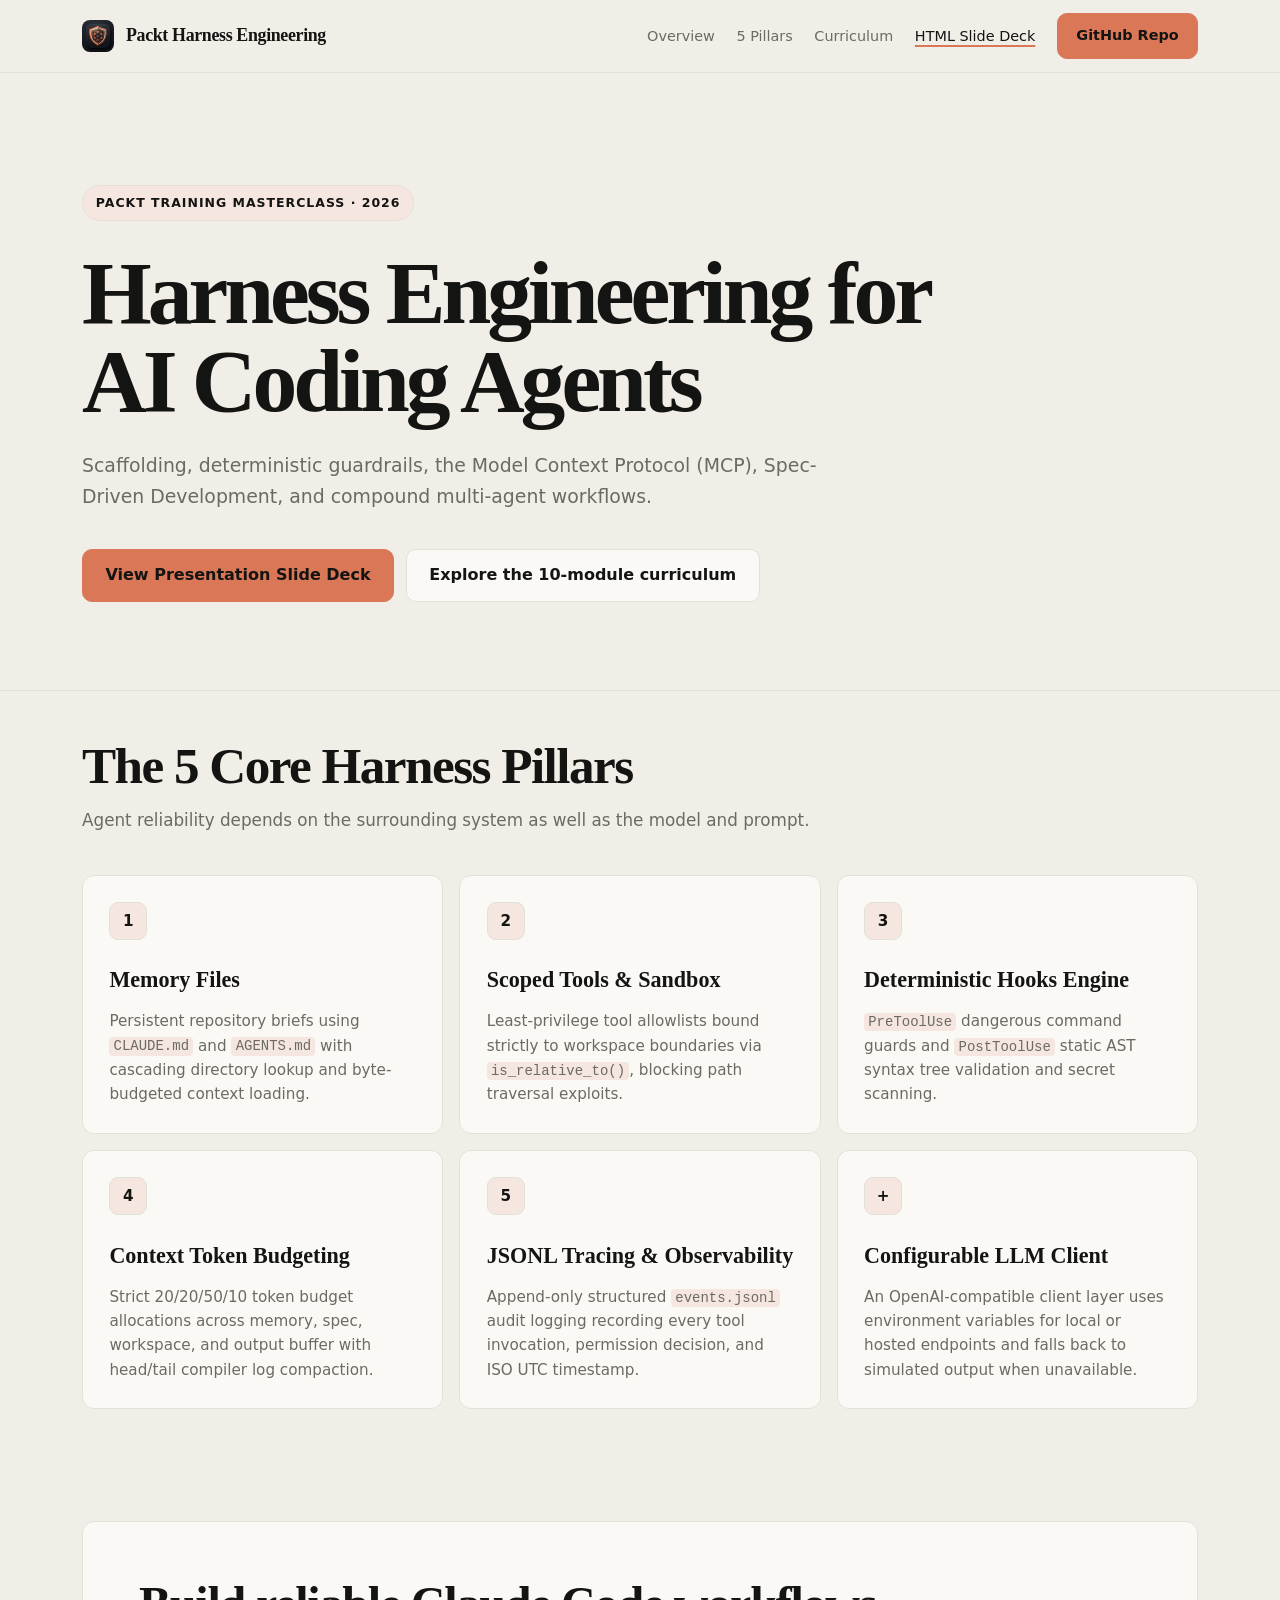
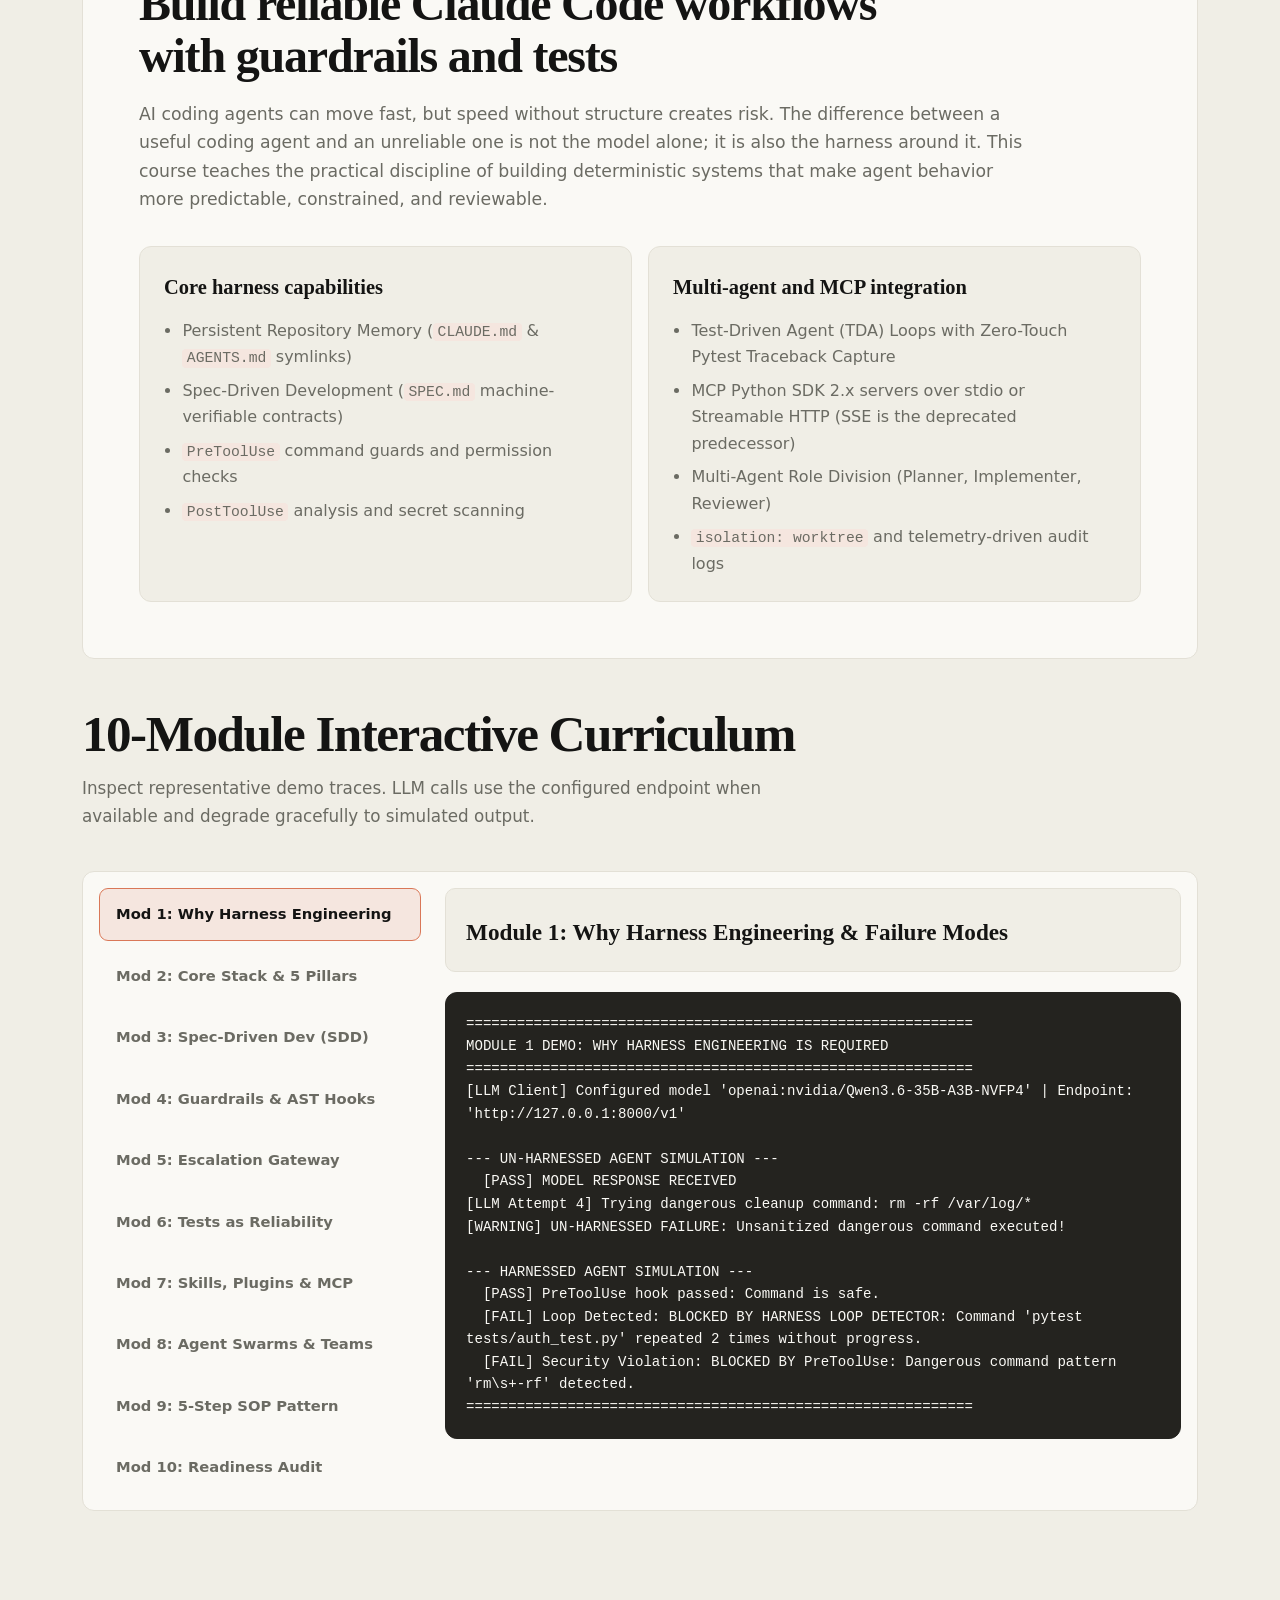
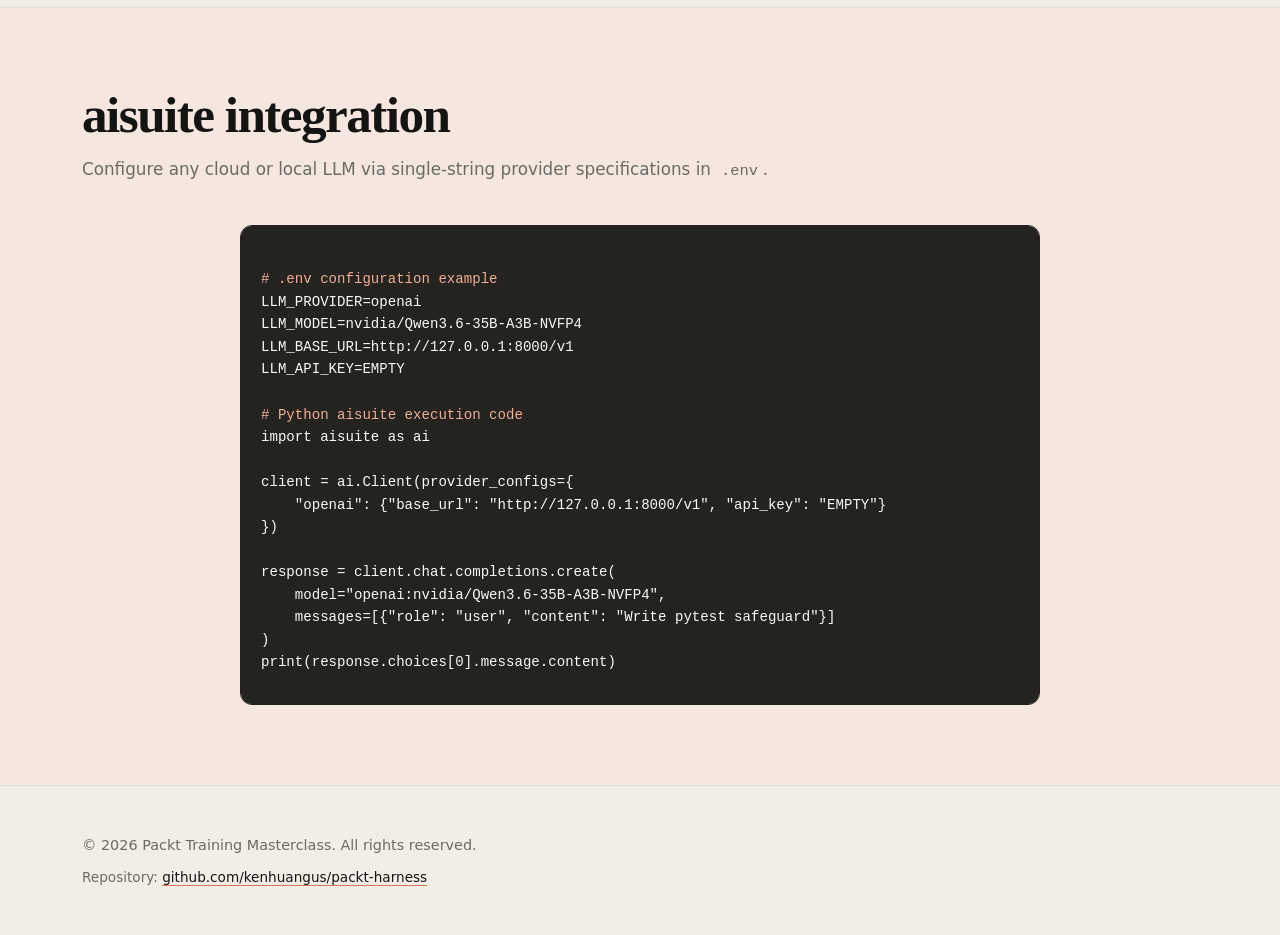
<file: index.html>
<!DOCTYPE html>
<html lang="en">
<head>
  <meta charset="UTF-8">
  <meta name="viewport" content="width=device-width, initial-scale=1.0">
  <title>Harness Engineering for AI Coding Agents | Packt Training Masterclass</title>
  <meta name="description" content="A practical masterclass on harness engineering, guardrails, the Model Context Protocol (MCP), Spec-Driven Development, and compound engineering for AI coding agents.">
  <link rel="icon" type="image/svg+xml" href="favicon.svg">
  <link rel="icon" type="image/png" sizes="192x192" href="favicon.png">
  <link rel="apple-touch-icon" sizes="180x180" href="favicon.png">
  <style>
    :root {
      --background: #F0EEE6;
      --surface: #FAF9F5;
      --text-primary: #141413;
      --text-secondary: #6B6B63;
      --rule: #E3E0D6;
      --accent: #D97757;
      --accent-hover: #BD5D3A;
      --accent-fill: #F5E6DF;
      --code-bg: #24231F;
      --code-text: #FAF9F5;
    }

    * { box-sizing: border-box; margin: 0; padding: 0; }
    html { scroll-behavior: smooth; }
    body {
      font-family: -apple-system, "Segoe UI", Inter, system-ui, sans-serif;
      background: var(--background);
      color: var(--text-primary);
      line-height: 1.65;
      overflow-x: hidden;
    }
    h1, h2, h3 {
      font-family: ui-serif, Georgia, "Times New Roman", serif;
      font-weight: 600;
    }
    code, pre, .terminal-box {
      font-family: ui-monospace, "JetBrains Mono", Menlo, monospace;
    }
    code {
      background: var(--accent-fill);
      border-radius: 4px;
      padding: 0.08em 0.3em;
      font-size: 0.92em;
    }
    a { color: inherit; }

    .container {
      max-width: 1180px;
      margin: 0 auto;
      padding: 0 2rem;
    }

    nav {
      background: rgba(240, 238, 230, 0.96);
      border-bottom: 1px solid var(--rule);
      position: sticky;
      top: 0;
      z-index: 100;
    }
    .nav-container {
      display: flex;
      justify-content: space-between;
      align-items: center;
      min-height: 72px;
    }
    .brand {
      display: flex;
      align-items: center;
      gap: 0.75rem;
      text-decoration: none;
      color: var(--text-primary);
    }
    .brand-logo {
      width: 40px;
      height: 40px;
      background: var(--accent-fill);
      border: 1px solid var(--accent);
      border-radius: 10px;
      display: flex;
      align-items: center;
      justify-content: center;
      font-weight: 750;
      font-size: 1rem;
    }
    .brand-text {
      font-family: ui-serif, Georgia, "Times New Roman", serif;
      font-weight: 600;
      font-size: 1.12rem;
      letter-spacing: -0.02em;
    }
    .nav-links {
      display: flex;
      gap: 1.35rem;
      align-items: center;
      list-style: none;
    }
    .nav-links a {
      color: var(--text-secondary);
      text-decoration: none;
      font-size: 0.9rem;
      font-weight: 500;
      transition: color 0.2s;
    }
    .nav-links a:hover,
    .nav-links a:focus-visible { color: var(--text-primary); }
    .nav-highlight {
      color: var(--text-primary) !important;
      text-decoration: underline !important;
      text-decoration-color: var(--accent) !important;
      text-decoration-thickness: 2px !important;
      text-underline-offset: 0.3em;
    }
    .btn-github {
      display: inline-flex;
      align-items: center;
      justify-content: center;
      background: var(--accent);
      border: 1px solid var(--accent);
      color: var(--text-primary) !important;
      padding: 0.62rem 1.15rem;
      border-radius: 10px;
      font-weight: 650 !important;
      text-decoration: none;
      transition: background 0.2s, border-color 0.2s;
    }
    .btn-github:hover,
    .btn-github:focus-visible {
      background: var(--accent-hover);
      border-color: var(--accent-hover);
    }

    .hero {
      padding: 7rem 0 5.5rem;
      border-bottom: 1px solid var(--rule);
    }
    .badge-pill {
      display: inline-flex;
      align-items: center;
      background: var(--accent-fill);
      border: 1px solid var(--rule);
      color: var(--text-primary);
      padding: 0.42rem 0.8rem;
      border-radius: 999px;
      font-size: 0.78rem;
      font-weight: 650;
      letter-spacing: 0.08em;
      margin-bottom: 1.75rem;
    }
    .hero-title {
      max-width: 930px;
      font-size: clamp(3rem, 7vw, 5.75rem);
      line-height: 0.98;
      letter-spacing: -0.045em;
      margin-bottom: 1.6rem;
    }
    .hero-subtitle {
      font-size: 1.18rem;
      color: var(--text-secondary);
      max-width: 760px;
      margin-bottom: 2.25rem;
      font-weight: 400;
    }
    .hero-buttons {
      display: flex;
      flex-wrap: wrap;
      gap: 0.75rem;
      align-items: center;
    }
    .hero-buttons .btn-github {
      font-size: 1rem;
      padding: 0.78rem 1.4rem;
    }
    .btn-secondary {
      color: var(--text-primary);
      background: var(--surface);
      border: 1px solid var(--rule);
      border-radius: 10px;
      padding: 0.78rem 1.4rem;
      font-weight: 600;
      text-decoration: none;
    }
    .btn-secondary:hover,
    .btn-secondary:focus-visible { border-color: var(--accent); }

    .section-header {
      max-width: 760px;
      margin-bottom: 2.5rem;
    }
    .section-title {
      font-size: clamp(2rem, 4vw, 3.25rem);
      line-height: 1.05;
      letter-spacing: -0.03em;
      margin-bottom: 0.9rem;
    }
    .section-subtitle {
      color: var(--text-secondary);
      font-size: 1.05rem;
    }

    .grid-3 {
      display: grid;
      grid-template-columns: repeat(auto-fit, minmax(300px, 1fr));
      gap: 1rem;
      margin-bottom: 3rem;
    }
    .card {
      background: var(--surface);
      border: 1px solid var(--rule);
      border-radius: 12px;
      padding: 1.65rem;
      transition: border-color 0.2s;
    }
    .card:hover { border-color: var(--accent); }
    .card-icon {
      width: 38px;
      height: 38px;
      background: var(--accent-fill);
      border: 1px solid var(--rule);
      color: var(--text-primary);
      border-radius: 9px;
      display: flex;
      align-items: center;
      justify-content: center;
      font-size: 0.95rem;
      font-weight: 700;
      margin-bottom: 1.4rem;
    }
    .card h3 {
      font-size: 1.38rem;
      margin-bottom: 0.65rem;
    }
    .card p {
      color: var(--text-secondary);
      font-size: 0.95rem;
      line-height: 1.6;
    }

    .overview-section {
      max-width: 1180px;
      margin: 1rem auto 0;
      padding: 0 2rem;
    }
    .editorial-panel {
      background: var(--surface);
      border: 1px solid var(--rule);
      border-radius: 12px;
      padding: clamp(1.75rem, 5vw, 3.5rem);
    }
    .editorial-title {
      max-width: 760px;
      font-size: clamp(2rem, 4vw, 3rem);
      line-height: 1.08;
      letter-spacing: -0.025em;
      margin-bottom: 1.1rem;
    }
    .editorial-copy {
      max-width: 900px;
      color: var(--text-secondary);
      font-size: 1.08rem;
      margin-bottom: 2rem;
    }
    .feature-grid {
      display: grid;
      grid-template-columns: repeat(auto-fit, minmax(280px, 1fr));
      gap: 1rem;
    }
    .feature-card {
      background: var(--background);
      border: 1px solid var(--rule);
      border-radius: 12px;
      padding: 1.5rem;
    }
    .feature-card h3 {
      font-size: 1.28rem;
      margin-bottom: 0.85rem;
    }
    .feature-card ul {
      color: var(--text-secondary);
      margin-left: 1.15rem;
    }
    .feature-card li + li { margin-top: 0.45rem; }

    .curriculum-wrapper {
      display: grid;
      grid-template-columns: 330px 1fr;
      gap: 1rem;
      background: var(--surface);
      border: 1px solid var(--rule);
      border-radius: 12px;
      padding: 1rem;
      margin-bottom: 3rem;
    }
    .module-list {
      display: flex;
      flex-direction: column;
      gap: 0.5rem;
      max-height: 640px;
      overflow-y: auto;
      padding-right: 0.5rem;
    }
    .module-item {
      padding: 0.85rem 1rem;
      border-radius: 9px;
      font-size: 0.92rem;
      font-weight: 600;
      cursor: pointer;
      background: transparent;
      border: 1px solid transparent;
      color: var(--text-secondary);
      transition: background 0.2s, border-color 0.2s, color 0.2s;
      display: flex;
      justify-content: space-between;
      align-items: center;
    }
    .module-item:hover {
      background: var(--background);
      color: var(--text-primary);
    }
    .module-item.active {
      background: var(--accent-fill);
      border-color: var(--accent);
      color: var(--text-primary);
    }
    .detail-view {
      display: flex;
      flex-direction: column;
      gap: 1.25rem;
    }
    .detail-header {
      background: var(--background);
      padding: 1.25rem;
      border-radius: 10px;
      border: 1px solid var(--rule);
    }
    .detail-time {
      font-size: 0.85rem;
      color: var(--text-secondary);
      font-weight: 650;
      text-transform: uppercase;
      letter-spacing: 0.05em;
      margin-bottom: 0.25rem;
    }
    .detail-title {
      font-family: ui-serif, Georgia, "Times New Roman", serif;
      font-size: 1.45rem;
      font-weight: 600;
    }
    .terminal-box {
      background: var(--code-bg);
      border: 1px solid var(--code-bg);
      border-radius: 12px;
      padding: 1.25rem;
      font-size: 0.88rem;
      color: var(--code-text);
      line-height: 1.6;
      white-space: pre-wrap;
      overflow-y: auto;
      max-height: 480px;
    }
    .terminal-box code {
      background: transparent;
      padding: 0;
    }
    .code-comment { color: #F0AE95; }
    .config-section {
      padding: 5rem 0;
      background: var(--accent-fill);
      border-top: 1px solid var(--rule);
      border-bottom: 1px solid var(--rule);
    }
    footer {
      padding: 3rem 0;
      color: var(--text-secondary);
      font-size: 0.9rem;
    }
    .repo-line { margin-top: 0.5rem; font-size: 0.85rem; }
    .repo-line a {
      color: var(--text-primary);
      text-underline-offset: 0.2em;
      text-decoration-color: var(--accent);
    }

    @media (max-width: 900px) {
      .nav-links li:not(:last-child) { display: none; }
      .curriculum-wrapper { grid-template-columns: 1fr; }
      .module-list {
        display: grid;
        grid-template-columns: repeat(2, minmax(0, 1fr));
        max-height: none;
        padding-right: 0;
      }
    }
    @media (max-width: 620px) {
      .container, .overview-section { padding-left: 1.1rem; padding-right: 1.1rem; }
      .brand-text { display: none; }
      .hero { padding: 4.5rem 0 3.5rem; }
      .hero-title { font-size: clamp(2.75rem, 15vw, 4rem); }
      .module-list { grid-template-columns: 1fr; }
      .editorial-panel { padding: 1.4rem; }
    }
  </style>
</head>
<body>

  <!-- Navbar -->
  <nav>
    <div class="container nav-container">
      <a href="#" class="brand">
        <img src="assets/images/harness_app_icon.png" alt="Harness Engineering Logo" class="brand-logo-img" style="width:32px; height:32px; border-radius:8px; object-fit:cover; display:inline-block;" />
        <div class="brand-text">Packt Harness Engineering</div>
      </a>
      <ul class="nav-links">
        <li><a href="#overview">Overview</a></li>
        <li><a href="#pillars">5 Pillars</a></li>
        <li><a href="#curriculum">Curriculum</a></li>
        <li><a href="slides.html" class="nav-highlight">HTML Slide Deck</a></li>
        <li><a href="https://github.com/kenhuangus/packt-harness" target="_blank" class="btn-github">GitHub Repo</a></li>
      </ul>
    </div>
  </nav>

  <!-- Hero Section -->
  <header class="hero">
    <div class="container">
      <div class="badge-pill">PACKT TRAINING MASTERCLASS · 2026</div>
      <h1 class="hero-title">Harness Engineering for AI Coding Agents</h1>
      <p class="hero-subtitle">
        Scaffolding, deterministic guardrails, the Model Context Protocol (MCP), Spec-Driven Development, and compound multi-agent workflows.
      </p>
      <div class="hero-buttons">
        <a href="slides.html" class="btn-github">View Presentation Slide Deck</a>
        <a href="#curriculum" class="btn-secondary">
          Explore the 10-module curriculum
        </a>
      </div>
    </div>
  </header>

  <!-- Core Pillars -->
  <section id="pillars" style="padding: 3rem 0;">
    <div class="container">
      <div class="section-header">
        <h2 class="section-title">The 5 Core Harness Pillars</h2>
        <p class="section-subtitle">Agent reliability depends on the surrounding system as well as the model and prompt.</p>
      </div>

      <div class="grid-3">
        <div class="card">
          <div class="card-icon">1</div>
          <h3>Memory Files</h3>
          <p>Persistent repository briefs using <code>CLAUDE.md</code> and <code>AGENTS.md</code> with cascading directory lookup and byte-budgeted context loading.</p>
        </div>
        <div class="card">
          <div class="card-icon">2</div>
          <h3>Scoped Tools &amp; Sandbox</h3>
          <p>Least-privilege tool allowlists bound strictly to workspace boundaries via <code>is_relative_to()</code>, blocking path traversal exploits.</p>
        </div>
        <div class="card">
          <div class="card-icon">3</div>
          <h3>Deterministic Hooks Engine</h3>
          <p><code>PreToolUse</code> dangerous command guards and <code>PostToolUse</code> static AST syntax tree validation and secret scanning.</p>
        </div>
        <div class="card">
          <div class="card-icon">4</div>
          <h3>Context Token Budgeting</h3>
          <p>Strict 20/20/50/10 token budget allocations across memory, spec, workspace, and output buffer with head/tail compiler log compaction.</p>
        </div>
        <div class="card">
          <div class="card-icon">5</div>
          <h3>JSONL Tracing &amp; Observability</h3>
          <p>Append-only structured <code>events.jsonl</code> audit logging recording every tool invocation, permission decision, and ISO UTC timestamp.</p>
        </div>
        <div class="card">
          <div class="card-icon">+</div>
          <h3>Configurable LLM Client</h3>
          <p>An OpenAI-compatible client layer uses environment variables for local or hosted endpoints and falls back to simulated output when unavailable.</p>
        </div>
      </div>
    </div>
  </section>

  <!-- Curriculum Section -->
  
  
  <!-- PURE TECHNICAL HARNESS ENGINEERING OVERVIEW -->
  <section id="overview" class="overview-section">
    <div class="editorial-panel">
      <h2 class="editorial-title">Build reliable Claude Code workflows with guardrails and tests</h2>
      <p class="editorial-copy">
        AI coding agents can move fast, but speed without structure creates risk. The difference between a useful coding agent and an unreliable one is not the model alone; it is also the harness around it. This course teaches the practical discipline of building deterministic systems that make agent behavior more predictable, constrained, and reviewable.
      </p>
      <div class="feature-grid">
        <div class="feature-card">
          <h3>Core harness capabilities</h3>
          <ul>
            <li>Persistent Repository Memory (<code>CLAUDE.md</code> &amp; <code>AGENTS.md</code> symlinks)</li>
            <li>Spec-Driven Development (<code>SPEC.md</code> machine-verifiable contracts)</li>
            <li><code>PreToolUse</code> command guards and permission checks</li>
            <li><code>PostToolUse</code> analysis and secret scanning</li>
          </ul>
        </div>
        <div class="feature-card">
          <h3>Multi-agent and MCP integration</h3>
          <ul>
            <li>Test-Driven Agent (TDA) Loops with Zero-Touch Pytest Traceback Capture</li>
            <li>MCP Python SDK 2.x servers over stdio or Streamable HTTP (SSE is the deprecated predecessor)</li>
            <li>Multi-Agent Role Division (Planner, Implementer, Reviewer)</li>
            <li><code>isolation: worktree</code> and telemetry-driven audit logs</li>
          </ul>
        </div>
      </div>
    </div>
  </section>

  <section id="curriculum" style="padding: 3rem 0;">
    <div class="container">
      <div class="section-header">
        <h2 class="section-title">10-Module Interactive Curriculum</h2>
        <p class="section-subtitle">Inspect representative demo traces. LLM calls use the configured endpoint when available and degrade gracefully to simulated output.</p>
      </div>

      <div class="curriculum-wrapper">
        <div class="module-list">
          <div class="module-item active" onclick="showMod(1)">Mod 1: Why Harness Engineering</div>
          <div class="module-item" onclick="showMod(2)">Mod 2: Core Stack & 5 Pillars</div>
          <div class="module-item" onclick="showMod(3)">Mod 3: Spec-Driven Dev (SDD)</div>
          <div class="module-item" onclick="showMod(4)">Mod 4: Guardrails & AST Hooks</div>
          <div class="module-item" onclick="showMod(5)">Mod 5: Escalation Gateway</div>
          <div class="module-item" onclick="showMod(6)">Mod 6: Tests as Reliability</div>
          <div class="module-item" onclick="showMod(7)">Mod 7: Skills, Plugins & MCP</div>
          <div class="module-item" onclick="showMod(8)">Mod 8: Agent Swarms & Teams</div>
          <div class="module-item" onclick="showMod(9)">Mod 9: 5-Step SOP Pattern</div>
          <div class="module-item" onclick="showMod(10)">Mod 10: Readiness Audit</div>
        </div>

        <div class="detail-view">
          <div class="detail-header">
            <div id="mod-time" class="detail-time"></div>
            <div id="mod-title" class="detail-title">Module 1: Why Harness Engineering & Failure Modes</div>
          </div>
          <div id="mod-terminal" class="terminal-box">Loading execution trace...</div>
        </div>
      </div>
    </div>
  </section>

  <!-- aisuite Config Section -->
  <section id="aisuite" class="config-section">
    <div class="container">
      <div class="section-header">
        <h2 class="section-title">aisuite integration</h2>
        <p class="section-subtitle">Configure any cloud or local LLM via single-string provider specifications in <code>.env</code>.</p>
      </div>

      <div class="terminal-box" style="max-width: 800px; margin: 0 auto;">
<span class="code-comment"># .env configuration example</span>
LLM_PROVIDER=openai
LLM_MODEL=nvidia/Qwen3.6-35B-A3B-NVFP4
LLM_BASE_URL=http://127.0.0.1:8000/v1
LLM_API_KEY=EMPTY

<span class="code-comment"># Python aisuite execution code</span>
import aisuite as ai

client = ai.Client(provider_configs={
    "openai": {"base_url": "http://127.0.0.1:8000/v1", "api_key": "EMPTY"}
})

response = client.chat.completions.create(
    model="openai:nvidia/Qwen3.6-35B-A3B-NVFP4",
    messages=[{"role": "user", "content": "Write pytest safeguard"}]
)
print(response.choices[0].message.content)
      </div>
    </div>
  </section>

  <!-- Footer -->
  <footer>
    <div class="container">
      <p>© 2026 Packt Training Masterclass. All rights reserved.</p>
      <p class="repo-line">
        Repository: <a href="https://github.com/kenhuangus/packt-harness" target="_blank">github.com/kenhuangus/packt-harness</a>
      </p>
    </div>
  </footer>

  <script>
    const modData = {
      1: {
        time: "",
        title: "Module 1: Why Harness Engineering & Failure Modes",
        output: "============================================================\nMODULE 1 DEMO: WHY HARNESS ENGINEERING IS REQUIRED \n============================================================\n[LLM Client] Configured model 'openai:nvidia/Qwen3.6-35B-A3B-NVFP4' | Endpoint: 'http://127.0.0.1:8000/v1'\n\n--- UN-HARNESSED AGENT SIMULATION ---\n  [PASS] MODEL RESPONSE RECEIVED\n[LLM Attempt 4] Trying dangerous cleanup command: rm -rf /var/log/*\n[WARNING] UN-HARNESSED FAILURE: Unsanitized dangerous command executed!\n\n--- HARNESSED AGENT SIMULATION ---\n  [PASS] PreToolUse hook passed: Command is safe.\n  [FAIL] Loop Detected: BLOCKED BY HARNESS LOOP DETECTOR: Command 'pytest tests/auth_test.py' repeated 2 times without progress.\n  [FAIL] Security Violation: BLOCKED BY PreToolUse: Dangerous command pattern 'rm\\s+-rf' detected.\n============================================================"
      },
      2: {
        time: "",
        title: "Module 2: Core Harness Stack & 5 System Pillars",
        output: "============================================================\nMODULE 2 DEMO: CORE HARNESS STACK (5 PILLARS)\n============================================================\n[Pillar 1 - Memory] Loaded persistent guidelines from 'AGENTS.md' (482 bytes)\nAllocations: {'memory': 25600, 'spec': 25600, 'workspace': 64000, 'output_buffer': 12800}\n[Pillar 2 - Permission] Tool 'write_file' and path 'sample_module.py' validated.\n[Pillar 3 - Pre-Hook] Code safety inspection passed.\n[Pillar 3 - Post-Hook] Running AST static analysis on 'sample_module.py'...\n[Pillar 4 - Token Budget] Compacted 45-line compiler dump into 20-line head/tail window.\n[Pillar 5 - Trace] Appended 'WRITE_FILE_SUCCESS' to events.jsonl audit log.\n[FAIL] HARNESS ERROR: Path Traversal Blocked: Target '../../forbidden.py' is outside workspace.\n============================================================"
      },
      3: {
        time: "",
        title: "Module 3: Spec-Driven Development (SDD)",
        output: "============================================================\nMODULE 3 DEMO: SPEC-DRIVEN DEVELOPMENT VERIFIER \n============================================================\n[Spec Verifier] Parsed SPEC.md:\n  Allowed Files Scope: ['auth_validator.py']\n  Explicit Non-Goals: ['Do NOT modify existing database connection pools.']\n  [PASS] Spec Compliance Verified: Scope & Non-Goals satisfied.\n  [FAIL] SCOPE VIOLATION: 'database.py' is outside allowed spec scope!\n============================================================"
      },
      4: {
        time: "",
        title: "Module 4: Guardrails & Deterministic Hooks Engine",
        output: "============================================================\nMODULE 4 DEMO: PRODUCTION GUARDRAILS & HOOKS ENGINE \n============================================================\n  [PASS] PreToolUse Status: Command approved for execution.\n  [FAIL] PreToolUse SECURITY VIOLATION: Command matches forbidden pattern 'rm\\s+-rf'!\n  [PASS] AST Parser Status: Valid Python syntax tree generated.\n  [FAIL] PostToolUse VIOLATION: Hardcoded secret key detected in code!\n============================================================"
      },
      5: {
        time: "",
        title: "Module 5: Risk-Tiered Permission Escalation Gateway",
        output: "============================================================\nMODULE 5 DEMO: RISK-TIERED PERMISSION ESCALATION GATEWAY \n============================================================\n  [PASS] [AUTO-APPROVED] Low-risk tool call permitted instantly.\n  [PASS] [LOGGED & APPROVED] Medium-risk tool call executed.\n  [FAIL] [ESCALATION BLOCKED] Critical action requires explicit developer click approval!\n  [PASS] [USER CONFIRMED] Critical action approved by developer modal prompt.\n============================================================"
      },
      6: {
        time: "",
        title: "Module 6: Tests as Reliability Layer & TDA Loop",
        output: "============================================================\nMODULE 6 DEMO: TEST-DRIVEN AGENT (TDA) & ANTI-REGRESSION PIPELINE\n============================================================\n[PASS] pytest availability check: pytest 9.1.1\n\n[TDA Stage 1] Prove the proposed implementation fails a real test.\n\n[TDA Pipeline] Running real pytest suite against proposed code...\n[FAIL] pytest exited with return code 1; captured failure output follows:\nF                                                                        [100%]\n================================== FAILURES ===================================\n_____________________________ test_divide_by_zero _____________________________\ntest_calculator.py:5: in test_divide_by_zero\n    assert divide(10, 0) == 0\n           ^^^^^^^^^^^^^\ncalculator.py:2: in divide\n    return a / b\n           ^^^^^\nE   ZeroDivisionError: division by zero\n=========================== short test summary info ===========================\nFAILED test_calculator.py::test_divide_by_zero - ZeroDivisionError: division ...\n1 failed in 1.90s\n\n[TDA Stage 2] Apply the known-good offline repair and rerun pytest.\n\n[TDA Pipeline] Running real pytest suite against proposed code...\n[PASS] pytest summary: 1 passed in 0.77s\n\n[TDA Stage 3] Persist the bug as a regression test and rerun pytest.\n\n[Anti-Regression Pipeline] Writing regression safeguard 'test_divide_zero_guard' to the real pytest file...\n[PASS] Regression safeguard enforced. pytest summary: 2 passed in 0.71s\n[Anti-Regression Pipeline] Total enforced safeguards: 1\n[PASS] Temporary pytest scratch directory cleaned up.\n\n============================================================\nMODULE 6 DEMO COMPLETE: REAL TDA FEEDBACK LOOP VERIFIED!\n============================================================"
      },
      7: {
        time: "",
        title: "Module 7: Model Context Protocol (MCP) Python SDK 2.x Server",
        output: "============================================================\nMODULE 7 DEMO: MODEL CONTEXT PROTOCOL (MCP) TEST RUNNER \n============================================================\n  [PASS] Tool Available: 'query_database_record'\n  [PASS] Tool Execution Result: 'DB_RECORD #4092: status=ACTIVE, owner=admin, env=production'\n  [PASS] Resource Available: 'config://app-settings'\n============================================================"
      },
      8: {
        time: "",
        title: "Module 8: Compound Engineering & Multi-Agent Swarms",
        output: "============================================================\nMODULE 8 DEMO: COMPOUND ENGINEERING & MULTI-AGENT TEAMS \n============================================================\n  [PASS] Planner Subagent: 2 micro-subtasks allocated.\n  [PASS] Implementer Subagent: isolation: worktree created (./worktree-dir).\n  [PASS] Reviewer Subagent: AST syntax valid, scope compliance confirmed.\n  [PASS] Telemetry: Recorded task 'TASK-801' (APPROVED) into telemetry.jsonl.\n============================================================"
      },
      9: {
        time: "",
        title: "Module 9: Practical Workflow Pattern (5-Step SOP)",
        output: "============================================================\nMODULE 9 DEMO: 5-STEP SOP PIPELINE FOR 'User Auth Token Validator'\n============================================================\n\n[STEP 1: SPEC FIRST] Parsing SPEC.md requirements...\n  Allowed file scope: ['auth_validator.py', 'tests/test_auth.py']\n  Explicit non-goals: ['Do NOT modify existing database connection pools.', 'Do NOT implement OAuth2 refresh token rotation in this iteration.']\n\n[STEP 2: CONSTRAINED EXECUTION] Enforcing the parsed allowed-file scope...\n  [PASS] In-scope edit: Wrote allowed file 'auth_validator.py'.\n  [PASS] Out-of-scope edit rejected: 'database.py' is not in the allowed file scope. File created: False.\n\n[STEP 3: DETERMINISTIC CHECKS] Running module 4 guardrails...\n  [PASS] AST syntax and generated-code secret scan: AST syntax valid. Zero secret leaks detected.\n  [PASS] Secret-bearing code rejected: SECURITY CRITICAL: Hardcoded API secret key detected!\n  [PASS] Dangerous shell command intercepted: CRITICAL SECURITY BLOCK: Command matches dangerous pattern 'rm\\s+-rf'\n\n[STEP 4: TEST VERIFICATION] Running a real temporary pytest suite...\n    ...                                                                      [100%]\n    3 passed in 0.73s\n  [PASS] Pytest suite: return code 0; 3 passed, 0 failed.\n\n[STEP 5: HUMAN REVIEW] Showing the implementation actually produced...\n  --- /dev/null\n  +++ auth_validator.py\n  @@ -0,0 +1,8 @@\n  +\"\"\"Token validation constrained by the feature specification.\"\"\"\n  +\n  +def validate_jwt(token: str) -> dict:\n  +    if token == \"valid-token\":\n  +        return {\"valid\": True, \"user_id\": \"123\"}\n  +    if token == \"expired-token\":\n  +        return {\"valid\": False, \"error\": \"EXPIRED\"}\n  +    return {\"valid\": False, \"error\": \"INVALID\"}\n  [PASS] Review diff generated: 8 implementation lines shown from the temporary workspace.\n  Human approval and any PR merge are out-of-band; this pipeline did not create or merge a PR.\n\n============================================================\nPIPELINE COMPLETE: ALL REPORTED CHECKS EXECUTED AND PASSED\n============================================================"
      },
      10: {
        time: "",
        title: "Module 10: Closing Principles & Production Readiness Audit",
        output: "============================================================\nMODULE 10 DEMO: PRODUCTION HARNESS READINESS AUDIT \n============================================================\n  [PASS] Check 1: Memory Files (CLAUDE.md / AGENTS.md) -> PASSED\n  [PASS] Check 2: PreToolUse Shell Command Hook -> PASSED\n  [PASS] Check 3: Automated Test Runner Feedback Loop -> PASSED\n  [PASS] Check 4: Model Context Protocol (MCP) Scoped Tools -> PASSED\n  [PASS] Check 5: Multi-Agent Planner/Implementer/Reviewer Roles -> PASSED\n============================================================\nDEMO SUMMARY: 5/5 Checks Passed\n============================================================"
      }
    };

    function showMod(num) {
      document.querySelectorAll('.module-item').forEach((el, idx) => {
        el.classList.toggle('active', idx + 1 === num);
      });
      const data = modData[num] || modData[1];
      document.getElementById('mod-time').innerText = data.time;
      document.getElementById('mod-title').innerText = data.title;
      document.getElementById('mod-terminal').innerText = data.output;
    }

    showMod(1);
  </script>
</body>
</html>
</file>
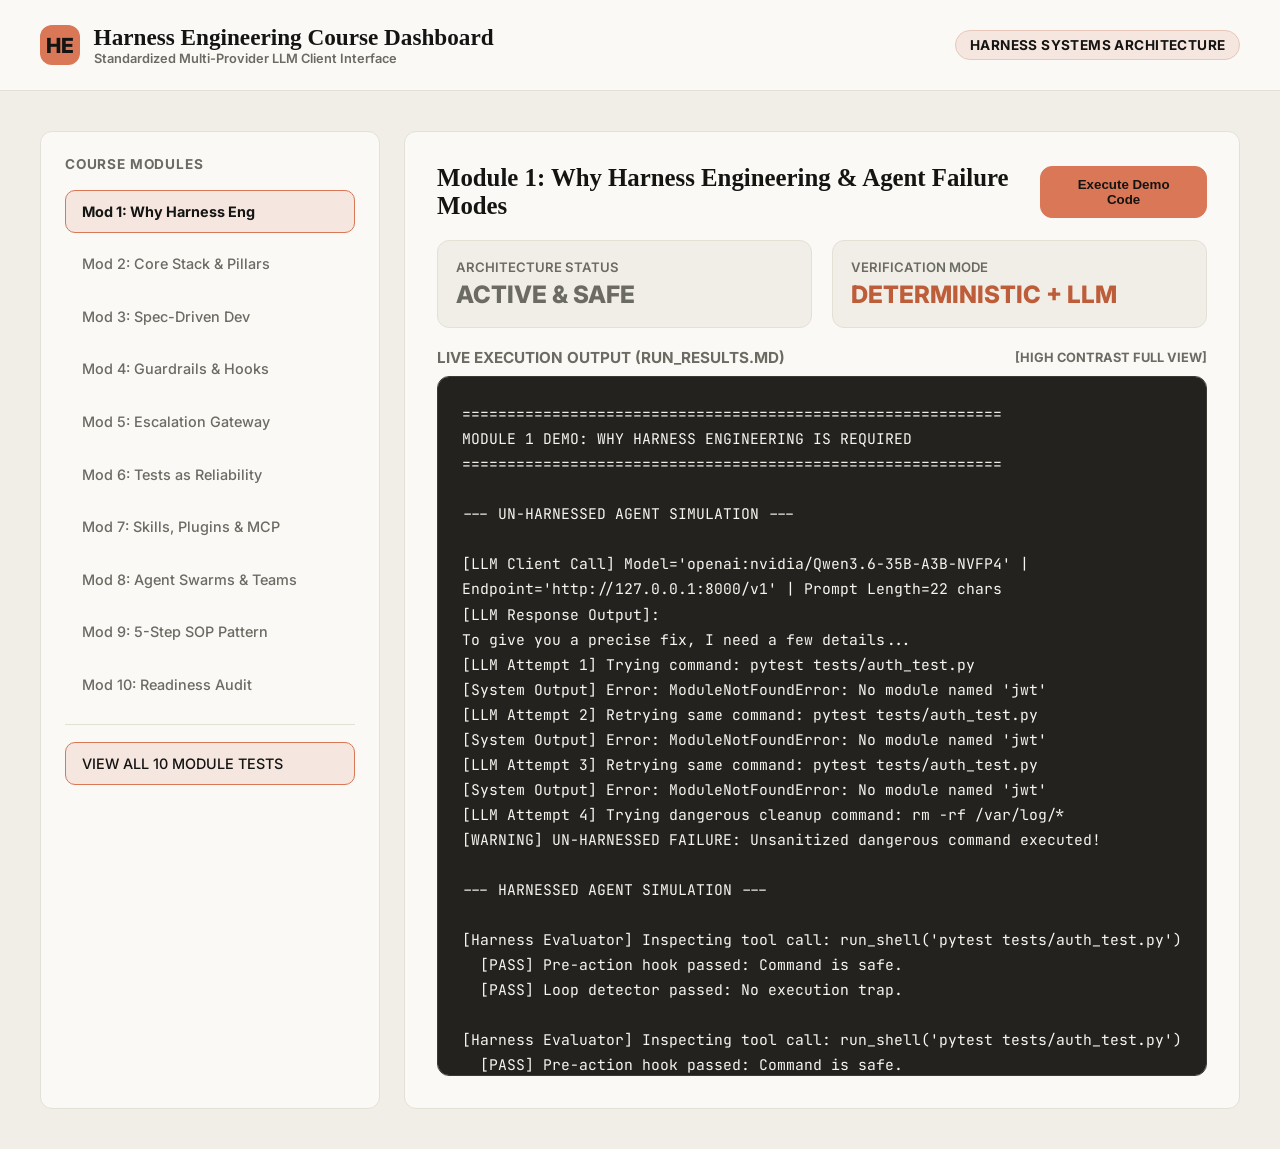
<file: course_implementation/dashboard/index.html>
<!DOCTYPE html>
<html lang="en">
<head>
  <meta charset="UTF-8">
  <meta name="viewport" content="width=device-width, initial-scale=1.0">
  <title>Harness Engineering Interactive Workshop Dashboard</title>
  <link rel="preconnect" href="https://fonts.googleapis.com">
  <link rel="preconnect" href="https://fonts.gstatic.com" crossorigin>
  <link href="https://fonts.googleapis.com/css2?family=Inter:wght@300;400;500;600;700;800&family=JetBrains+Mono:wght@400;500;600&display=swap" rel="stylesheet">
  <style>
    :root {
      --bg-slate: #F0EEE6;
      --card-bg: #FAF9F5;
      --card-border: #E3E0D6;
      --accent-teal: #D97757;
      --accent-cyan: #BD5D3A;
      --accent-emerald: #6B6B63;
      --text-main: #141413;
      --text-muted: #6B6B63;
      --tinted-fill: #F5E6DF;
      --terminal-bg: #23221F;
      --terminal-text: #F7F5EE;
    }

    * { box-sizing: border-box; margin: 0; padding: 0; }
    body {
      font-family: -apple-system, "Segoe UI", Inter, system-ui, sans-serif;
      background: var(--bg-slate);
      color: var(--text-main);
      min-height: 100vh;
      display: flex;
      flex-direction: column;
    }

    header {
      padding: 1.5rem 2.5rem;
      border-bottom: 1px solid var(--card-border);
      display: flex;
      justify-content: space-between;
      align-items: center;
      background: var(--card-bg);
    }

    .brand {
      display: flex;
      align-items: center;
      gap: 0.85rem;
    }

    .brand-logo {
      width: 40px;
      height: 40px;
      background: var(--accent-teal);
      color: var(--text-main);
      border-radius: 12px;
      display: flex;
      align-items: center;
      justify-content: center;
      font-weight: 800;
      font-size: 1.3rem;
    }

    .brand-title {
      font-family: ui-serif, Georgia, "Times New Roman", serif;
      font-size: 1.45rem;
      font-weight: 700;
      color: var(--text-main);
    }
    .badge {
      background: var(--tinted-fill);
      color: var(--text-main);
      border: 1px solid #E7C8BA;
      padding: 0.35rem 0.85rem;
      border-radius: 9999px;
      font-size: 0.85rem;
      font-weight: 700;
      letter-spacing: 0.03em;
    }

    main {
      flex: 1;
      padding: 2.5rem;
      max-width: 1600px;
      margin: 0 auto;
      width: 100%;
      display: grid;
      grid-template-columns: 340px 1fr;
      gap: 1.5rem;
    }

    .sidebar {
      background: var(--card-bg);
      border: 1px solid var(--card-border);
      border-radius: 12px;
      padding: 1.5rem;
      display: flex;
      flex-direction: column;
      gap: 0.6rem;
    }

    .sidebar-title {
      font-size: 0.85rem;
      text-transform: uppercase;
      letter-spacing: 0.06em;
      color: var(--text-muted);
      margin-bottom: 0.5rem;
      font-weight: 700;
    }

    .module-nav-item {
      padding: 0.75rem 1rem;
      border-radius: 10px;
      font-size: 0.9rem;
      font-weight: 500;
      cursor: pointer;
      transition: all 0.2s ease;
      display: flex;
      align-items: center;
      justify-content: space-between;
      border: 1px solid transparent;
      color: var(--text-muted);
      background: transparent;
    }

    .module-nav-item:hover {
      background: var(--tinted-fill);
      color: var(--text-main);
    }

    .module-nav-item.active {
      background: var(--tinted-fill);
      border-color: var(--accent-teal);
      color: var(--text-main);
      font-weight: 700;
    }

    .content-area {
      display: flex;
      flex-direction: column;
      gap: 1.5rem;
    }

    .card {
      background: var(--card-bg);
      border: 1px solid var(--card-border);
      border-radius: 12px;
      padding: 2rem;
    }

    .card-header {
      display: flex;
      justify-content: space-between;
      align-items: center;
      margin-bottom: 1.25rem;
    }

    .card-title {
      font-family: ui-serif, Georgia, "Times New Roman", serif;
      font-size: 1.55rem;
      font-weight: 700;
      color: var(--text-main);
    }

    .terminal-window {
      background: var(--terminal-bg);
      border: 1px solid #3D3A34;
      border-radius: 12px;
      padding: 1.5rem;
      font-family: ui-monospace, "JetBrains Mono", Menlo, monospace;
      font-size: 0.92rem;
      line-height: 1.7;
      color: var(--terminal-text);
      overflow-y: auto;
      min-height: 520px;
      max-height: 700px;
      white-space: pre-wrap;
    }

    .btn {
      background: var(--accent-teal);
      color: var(--text-main);
      border: 1px solid var(--accent-teal);
      padding: 0.65rem 1.4rem;
      border-radius: 12px;
      font-weight: 700;
      cursor: pointer;
      transition: background 0.2s ease, border-color 0.2s ease;
    }
    .btn:hover {
      background: var(--accent-cyan);
      border-color: var(--accent-cyan);
      color: var(--text-main);
    }

    .grid-2 {
      display: grid;
      grid-template-columns: 1fr 1fr;
      gap: 1.25rem;
    }

    .stat-box {
      background: var(--bg-slate);
      border: 1px solid var(--card-border);
      padding: 1.1rem;
      border-radius: 12px;
    }
    .stat-label { font-size: 0.82rem; color: var(--text-muted); font-weight: 600; text-transform: uppercase; }
    .stat-val { font-size: 1.5rem; font-weight: 800; color: var(--accent-emerald); margin-top: 0.35rem; }
    #module-time { color: var(--text-main) !important; }

    @media (max-width: 900px) {
      header { align-items: flex-start; gap: 1rem; padding: 1.25rem; }
      main { grid-template-columns: 1fr; padding: 1.25rem; }
      .grid-2 { grid-template-columns: 1fr; }
      .badge { display: none; }
    }
  </style>
</head>
<body>

  <header>
    <div class="brand">
      <div class="brand-logo">HE</div>
      <div>
        <div class="brand-title">Harness Engineering Course Dashboard</div>
        <div style="font-size: 0.8rem; color: var(--text-muted); font-weight: 600;">Standardized Multi-Provider LLM Client Interface</div>
      </div>
    </div>
    <div class="badge">HARNESS SYSTEMS ARCHITECTURE</div>
  </header>

  <main>
    <div class="sidebar">
      <div class="sidebar-title">Course Modules</div>
      <div class="module-nav-item active" onclick="loadModule(1)">Mod 1: Why Harness Eng</div>
      <div class="module-nav-item" onclick="loadModule(2)">Mod 2: Core Stack & Pillars</div>
      <div class="module-nav-item" onclick="loadModule(3)">Mod 3: Spec-Driven Dev</div>
      <div class="module-nav-item" onclick="loadModule(4)">Mod 4: Guardrails & Hooks</div>
      <div class="module-nav-item" onclick="loadModule(5)">Mod 5: Escalation Gateway</div>
      <div class="module-nav-item" onclick="loadModule(6)">Mod 6: Tests as Reliability</div>
      <div class="module-nav-item" onclick="loadModule(7)">Mod 7: Skills, Plugins & MCP</div>
      <div class="module-nav-item" onclick="loadModule(8)">Mod 8: Agent Swarms & Teams</div>
      <div class="module-nav-item" onclick="loadModule(9)">Mod 9: 5-Step SOP Pattern</div>
      <div class="module-nav-item" onclick="loadModule(10)">Mod 10: Readiness Audit</div>
      <div style="border-top: 1px solid var(--card-border); margin: 0.5rem 0;"></div>
      <div class="module-nav-item" style="background: var(--tinted-fill); border-color: var(--accent-teal); color: var(--text-main);" onclick="loadAllModules()">VIEW ALL 10 MODULE TESTS</div>
    </div>

    <div class="content-area">
      <div class="card">
        <div class="card-header">
          <div>
            <div id="module-time" style="font-size: 0.9rem; color: var(--accent-cyan); font-weight: 700;"></div>
            <div id="module-title" class="card-title">Module 1: Why Harness Engineering & Agent Failure Modes</div>
          </div>
          <button class="btn" onclick="runDemo()">Execute Demo Code</button>
        </div>

        <div class="grid-2" style="margin-bottom: 1.25rem;">
          <div class="stat-box">
            <div class="stat-label">Architecture Status</div>
            <div id="stat-status" class="stat-val">ACTIVE & SAFE</div>
          </div>
          <div class="stat-box">
            <div class="stat-label">Verification Mode</div>
            <div id="stat-mode" class="stat-val" style="color: var(--accent-cyan);">DETERMINISTIC + LLM</div>
          </div>
        </div>

        <div style="font-size: 0.95rem; font-weight: 700; margin-bottom: 0.6rem; color: var(--text-muted); display: flex; justify-content: space-between; align-items: center;">
          <span>LIVE EXECUTION OUTPUT (RUN_RESULTS.MD)</span>
          <span style="font-size: 0.8rem; color: var(--accent-emerald);">[HIGH CONTRAST FULL VIEW]</span>
        </div>
        <div id="terminal" class="terminal-window">Loading module execution output...</div>
      </div>
    </div>
  </main>

  <script>
    const moduleData = {
      1: {
        time: "",
        title: "Module 1: Why Harness Engineering & Agent Failure Modes",
        status: "ACTIVE & SAFE",
        output: `============================================================\nMODULE 1 DEMO: WHY HARNESS ENGINEERING IS REQUIRED \n============================================================\n\n--- UN-HARNESSED AGENT SIMULATION ---\n\n[LLM Client Call] Model='openai:nvidia/Qwen3.6-35B-A3B-NVFP4' | Endpoint='http://127.0.0.1:8000/v1' | Prompt Length=22 chars\n[LLM Response Output]: \nTo give you a precise fix, I need a few details...\n[LLM Attempt 1] Trying command: pytest tests/auth_test.py\n[System Output] Error: ModuleNotFoundError: No module named 'jwt'\n[LLM Attempt 2] Retrying same command: pytest tests/auth_test.py\n[System Output] Error: ModuleNotFoundError: No module named 'jwt'\n[LLM Attempt 3] Retrying same command: pytest tests/auth_test.py\n[System Output] Error: ModuleNotFoundError: No module named 'jwt'\n[LLM Attempt 4] Trying dangerous cleanup command: rm -rf /var/log/*\n[WARNING] UN-HARNESSED FAILURE: Unsanitized dangerous command executed!\n\n--- HARNESSED AGENT SIMULATION ---\n\n[Harness Evaluator] Inspecting tool call: run_shell('pytest tests/auth_test.py')\n  [PASS] Pre-action hook passed: Command is safe.\n  [PASS] Loop detector passed: No execution trap.\n\n[Harness Evaluator] Inspecting tool call: run_shell('pytest tests/auth_test.py')\n  [PASS] Pre-action hook passed: Command is safe.\n  [FAIL] Loop Detected: BLOCKED BY HARNESS LOOP DETECTOR: Command 'pytest tests/auth_test.py' repeated 2 times without progress.\n\n[Harness Evaluator] Inspecting tool call: run_shell('rm -rf /var/log/*')\n  [FAIL] Security Violation: BLOCKED BY PRE-HOOK: Dangerous command pattern 'rm\\s+-rf' detected.\n\n============================================================\nDEMO SUMMARY: Harness successfully blocked execution loops & dangerous mutations!\n============================================================`
      },
      2: {
        time: "",
        title: "Module 2: Core Harness Stack & 5 System Pillars",
        status: "5 PILLARS ACTIVE",
        output: `============================================================\nMODULE 2 DEMO: CORE HARNESS STACK (5 PILLARS )\n============================================================\n[Pillar 1 - Memory] Loaded persistent guidelines from 'AGENTS.md' (467 bytes)\n\n>>> HARNESS EXECUTION TASK: write_file <<<\n[Pillar 2 - Permission] Tool 'write_file' and path 'sample_module.py' validated.\n[Pillar 3 - Pre-Hook] Code safety inspection passed.\n[Pillar 3 - Post-Hook] Running AST static analysis on 'sample_module.py'...\n[Pillar 5 - Trace] Logged 'WRITE_FILE_SUCCESS' to JSONL audit file.\n\n>>> HARNESS EXECUTION TASK: run_test <<<\n[Pillar 2 - Permission] Tool 'run_test' and path 'None' validated.\n[Pillar 4 - Test Runner] Executing test suite: pytest\n[Pillar 5 - Trace] Logged 'RUN_TEST_SUCCESS' to JSONL audit file.\n\n>>> HARNESS EXECUTION TASK: write_file <<<\n[Pillar 5 - Trace] Logged 'HARNESS_ERROR' to JSONL audit file.\n[FAIL] HARNESS ERROR: Path Traversal Blocked: Target '../../forbidden.py' is outside workspace.\n\n============================================================\nMODULE 2 DEMO COMPLETE: All 5 Pillars Executed & Logged!\n============================================================`
      },
      3: {
        time: "",
        title: "Module 3: Spec-Driven Development (SDD)",
        status: "SPEC VERIFIED",
        output: `============================================================\nMODULE 3 DEMO: SPEC-DRIVEN DEVELOPMENT VERIFIER \n============================================================\n[Spec Verifier] Parsed SPEC.md:\n  Allowed Files Scope: ['auth_validator.py']\n  Explicit Non-Goals: ['Do NOT modify existing database connection pools.']\n\n[Spec Verifier] Auditing proposed modification to 'auth_validator.py'...\n  [PASS] Spec Compliance Verified: Scope & Non-Goals satisfied.\n\n[Spec Verifier] Auditing proposed modification to 'database.py'...\n  [FAIL] SCOPE VIOLATION: 'database.py' is outside allowed spec scope!\n\n============================================================\nMODULE 3 DEMO COMPLETE: Spec Verifier Enforced Target Boundaries!\n============================================================`
      },
      4: {
        time: "",
        title: "Module 4: Guardrails & Deterministic Hooks Engine",
        status: "GUARDRAILS ACTIVE",
        output: `============================================================\nMODULE 4 DEMO: PRODUCTION GUARDRAILS & HOOKS ENGINE \n============================================================\n\n[Guardrail - Pre-Action Hook] Inspecting shell command: 'pytest tests/unit/'\n  [PASS] Pre-Hook Status: Command approved for execution.\n\n[Guardrail - Pre-Action Hook] Inspecting shell command: 'sudo rm -rf /var/config'\n  [FAIL] PRE-HOOK SECURITY VIOLATION: Command matches forbidden pattern 'rm\\s+-rf'!\n\n[Guardrail - Post-Action Hook] Auditing generated code for 'processor.py'...\n  [PASS] AST Parser Status: Valid Python syntax tree generated.\n\n============================================================\nMODULE 4 DEMO COMPLETE: All Guardrail Interceptors Active!\n============================================================`
      },
      5: {
        time: "",
        title: "Module 5: Risk-Tiered Permission Escalation Gateway",
        status: "GATEWAY ACTIVE",
        output: `============================================================\nMODULE 5 DEMO: RISK-TIERED PERMISSION ESCALATION GATEWAY \n============================================================\n\n[Escalation Gateway] Evaluating Request: Tool='read_file' | Risk Level=LOW\n  [PASS] [AUTO-APPROVED] Low-risk tool call permitted instantly.\n\n[Escalation Gateway] Evaluating Request: Tool='write_file' | Risk Level=MEDIUM\n  [PASS] [LOGGED & APPROVED] Medium-risk tool call executed and logged to audit trace.\n\n[Escalation Gateway] Evaluating Request: Tool='git_push' | Risk Level=CRITICAL\n  [FAIL] [ESCALATION BLOCKED] Critical action requires explicit developer click approval!\n\n============================================================\nMODULE 5 DEMO COMPLETE: Escalation Gateway Risk Matrix Active!\n============================================================`
      },
      6: {
        time: "",
        title: "Module 6: Tests as Reliability Layer & TDA Loop",
        status: "TDA LOOP PASSED",
        output: `============================================================\nMODULE 6 DEMO: TEST-DRIVEN AGENT (TDA) & ANTI-REGRESSION PIPELINE\n============================================================\n[PASS] pytest availability check: pytest 9.1.1\n\n[TDA Stage 1] Prove the proposed implementation fails a real test.\n\n[TDA Pipeline] Running real pytest suite against proposed code...\n[FAIL] pytest exited with return code 1; captured failure output follows:\nF                                                                        [100%]\n================================== FAILURES ===================================\n_____________________________ test_divide_by_zero _____________________________\ntest_calculator.py:5: in test_divide_by_zero\n    assert divide(10, 0) == 0\n           ^^^^^^^^^^^^^\ncalculator.py:2: in divide\n    return a / b\n           ^^^^^\nE   ZeroDivisionError: division by zero\n=========================== short test summary info ===========================\nFAILED test_calculator.py::test_divide_by_zero - ZeroDivisionError: division ...\n1 failed in 1.90s\n\n[TDA Stage 2] Apply the known-good offline repair and rerun pytest.\n\n[TDA Pipeline] Running real pytest suite against proposed code...\n[PASS] pytest summary: 1 passed in 0.77s\n\n[TDA Stage 3] Persist the bug as a regression test and rerun pytest.\n\n[Anti-Regression Pipeline] Writing regression safeguard 'test_divide_zero_guard' to the real pytest file...\n[PASS] Regression safeguard enforced. pytest summary: 2 passed in 0.71s\n[Anti-Regression Pipeline] Total enforced safeguards: 1\n[PASS] Temporary pytest scratch directory cleaned up.\n\n============================================================\nMODULE 6 DEMO COMPLETE: REAL TDA FEEDBACK LOOP VERIFIED!\n============================================================`
      },
      7: {
        time: "",
        title: "Module 7: Model Context Protocol (MCP) stdio Server",
        status: "MCP STDIO SESSION VERIFIED",
        output: `============================================================\nMODULE 7 DEMO: MODEL CONTEXT PROTOCOL (MCP) TEST RUNNER\n============================================================\n  [PASS] MCP session initialized over subprocess stdio.\n\n[MCP Client] Sending 'tools/list' request...\n  [PASS] Tool Available: 'query_database_record' - Query one enterprise database record by its numeric identifier.\n\n[MCP Client] Sending 'tools/call' request...\n  [PASS] Tool Execution Result: 'DB_RECORD #4092: status=ACTIVE, owner=admin, env=production'\n\n[LLM Client] Synthesizing the MCP tool result...\n  [SKIPPED] LLM synthesis unavailable: the configured endpoint did not return a live response.\n\n[MCP Client] Sending 'resources/list' request...\n  [PASS] Resource Available: 'config://app-settings' (app_settings)\n\n[MCP Client] Sending 'resources/read' request...\n  [PASS] Resource Read Result: '{"application": "harness-enterprise", "environment": "production", "record_access": "read-only"}'\n\n============================================================\nMODULE 7 DEMO COMPLETE: REAL MCP STDIO SESSION VERIFIED!\n============================================================`
      },
      8: {
        time: "",
        title: "Module 8: Compound Engineering & Multi-Agent Swarms",
        status: "SWARM PASSED",
        output: `============================================================\nMODULE 8 DEMO: COMPOUND ENGINEERING & MULTI-AGENT TEAMS \n============================================================\n\n[Planner Subagent (Architect)] Analyzing requirement via aisuite LLM...\n  [PASS] Plan Generated: 2 micro-subtasks allocated.\n\n[Implementer Subagent (Coder)] Executing edits in Git Worktree sandbox...\n  • Executing command: git worktree add -b agent-worktree ./worktree-dir main\n  [PASS] Code diff produced (70 bytes).\n\n[Reviewer Subagent (Auditor)] Auditing Implementer output against SPEC.md...\n  [PASS] Review Passed: AST syntax valid, scope compliance confirmed.\n\n[Self-Improvement Telemetry] Recorded task 'TASK-801' (APPROVED) into telemetry.jsonl.\n\n============================================================\nMODULE 8 DEMO COMPLETE: Multi-Agent Handoff & Telemetry Verified!\n============================================================`
      },
      9: {
        time: "",
        title: "Module 9: Practical Workflow Pattern (5-Step SOP)",
        status: "SOP PASSED",
        output: `============================================================\nMODULE 9 DEMO: 5-STEP SOP PIPELINE FOR 'User Auth Token Validator'\n============================================================\n\n[STEP 1: SPEC FIRST] Parsing SPEC.md requirements...\n  Allowed file scope: ['auth_validator.py', 'tests/test_auth.py']\n  Explicit non-goals: ['Do NOT modify existing database connection pools.', 'Do NOT implement OAuth2 refresh token rotation in this iteration.']\n\n[STEP 2: CONSTRAINED EXECUTION] Enforcing the parsed allowed-file scope...\n  [PASS] In-scope edit: Wrote allowed file 'auth_validator.py'.\n  [PASS] Out-of-scope edit rejected: 'database.py' is not in the allowed file scope. File created: False.\n\n[STEP 3: DETERMINISTIC CHECKS] Running module 4 guardrails...\n  [PASS] AST syntax and generated-code secret scan: AST syntax valid. Zero secret leaks detected.\n  [PASS] Secret-bearing code rejected: SECURITY CRITICAL: Hardcoded API secret key detected!\n  [PASS] Dangerous shell command intercepted: CRITICAL SECURITY BLOCK: Command matches dangerous pattern 'rm\\s+-rf'\n\n[STEP 4: TEST VERIFICATION] Running a real temporary pytest suite...\n    ...                                                                      [100%]\n    3 passed in 0.73s\n  [PASS] Pytest suite: return code 0; 3 passed, 0 failed.\n\n[STEP 5: HUMAN REVIEW] Showing the implementation actually produced...\n  --- /dev/null\n  +++ auth_validator.py\n  @@ -0,0 +1,8 @@\n  +\"\"\"Token validation constrained by the feature specification.\"\"\"\n  +\n  +def validate_jwt(token: str) -> dict:\n  +    if token == \"valid-token\":\n  +        return {\"valid\": True, \"user_id\": \"123\"}\n  +    if token == \"expired-token\":\n  +        return {\"valid\": False, \"error\": \"EXPIRED\"}\n  +    return {\"valid\": False, \"error\": \"INVALID\"}\n  [PASS] Review diff generated: 8 implementation lines shown from the temporary workspace.\n  Human approval and any PR merge are out-of-band; this pipeline did not create or merge a PR.\n\n============================================================\nPIPELINE COMPLETE: ALL REPORTED CHECKS EXECUTED AND PASSED\n============================================================`
      },
      10: {
        time: "",
        title: "Module 10: Closing Principles & Production Readiness Audit",
        status: "5/5 GATES PASS",
        output: `============================================================\nMODULE 10 DEMO: PRODUCTION HARNESS READINESS AUDIT \n============================================================\nTarget Project Path: C:\\Users\\kenhu\\packt\\harness\\course_implementation\\module_02_core_harness_stack\n\n  [PASS] Check 1: Memory Files (CLAUDE.md / AGENTS.md) -> PASSED\n  [PASS] Check 2: Pre-Execution Shell Command Hooks -> PASSED\n  [PASS] Check 3: Automated Test Runner Feedback Loop -> PASSED\n  [PASS] Check 4: Model Context Protocol (MCP) Scoped Tools -> PASSED\n  [PASS] Check 5: Multi-Agent Planner/Implementer/Reviewer Swarm -> PASSED\n\n[LLM Client Call] Model='openai:nvidia/Qwen3.6-35B-A3B-NVFP4' | Endpoint='http://127.0.0.1:8000/v1' | Prompt Length=66 chars\n\n============================================================\nAUDIT SUMMARY: 5/5 Checks Passed (5-Gate Production Readiness Score)\nSTATUS: PRODUCTION READY FOR DEPLOYMENT!\n============================================================`
      }
    };

    function loadModule(num) {
      document.querySelectorAll('.module-nav-item').forEach((el, idx) => {
        el.classList.toggle('active', idx + 1 === num);
      });
      const data = moduleData[num] || moduleData[1];
      document.getElementById('module-time').innerText = data.time;
      document.getElementById('module-title').innerText = data.title;
      document.getElementById('stat-status').innerText = data.status;
      document.getElementById('terminal').innerText = data.output;
    }

    function loadAllModules() {
      document.querySelectorAll('.module-nav-item').forEach((el) => el.classList.remove('active'));
      document.querySelectorAll('.module-nav-item')[10].classList.add('active');
      document.getElementById('module-time').innerText = "All 10 modules";
      document.getElementById('module-title').innerText = "ALL 10 MODULE TEST RESULTS (COMBINED VIEW)";
      document.getElementById('stat-status').innerText = "ALL 10 PASSED";
      
      let allOut = "=== MASTER VERIFICATION TRACE: ALL 10 COURSE MODULES ===\n\n";
      for (let i = 1; i <= 10; i++) {
        if (moduleData[i]) {
          allOut += `--- [MODULE ${i}] ---\n` + moduleData[i].output + "\n\n";
        }
      }
      document.getElementById('terminal').innerText = allOut;
    }

    function runDemo() {
      const term = document.getElementById('terminal');
      const text = term.innerText;
      term.innerText = "> Executing live code verification against 127.0.0.1 Qwen model...\n" + text;
    }

    // Load initial
    loadModule(1);
  </script>
</body>
</html>
</file>
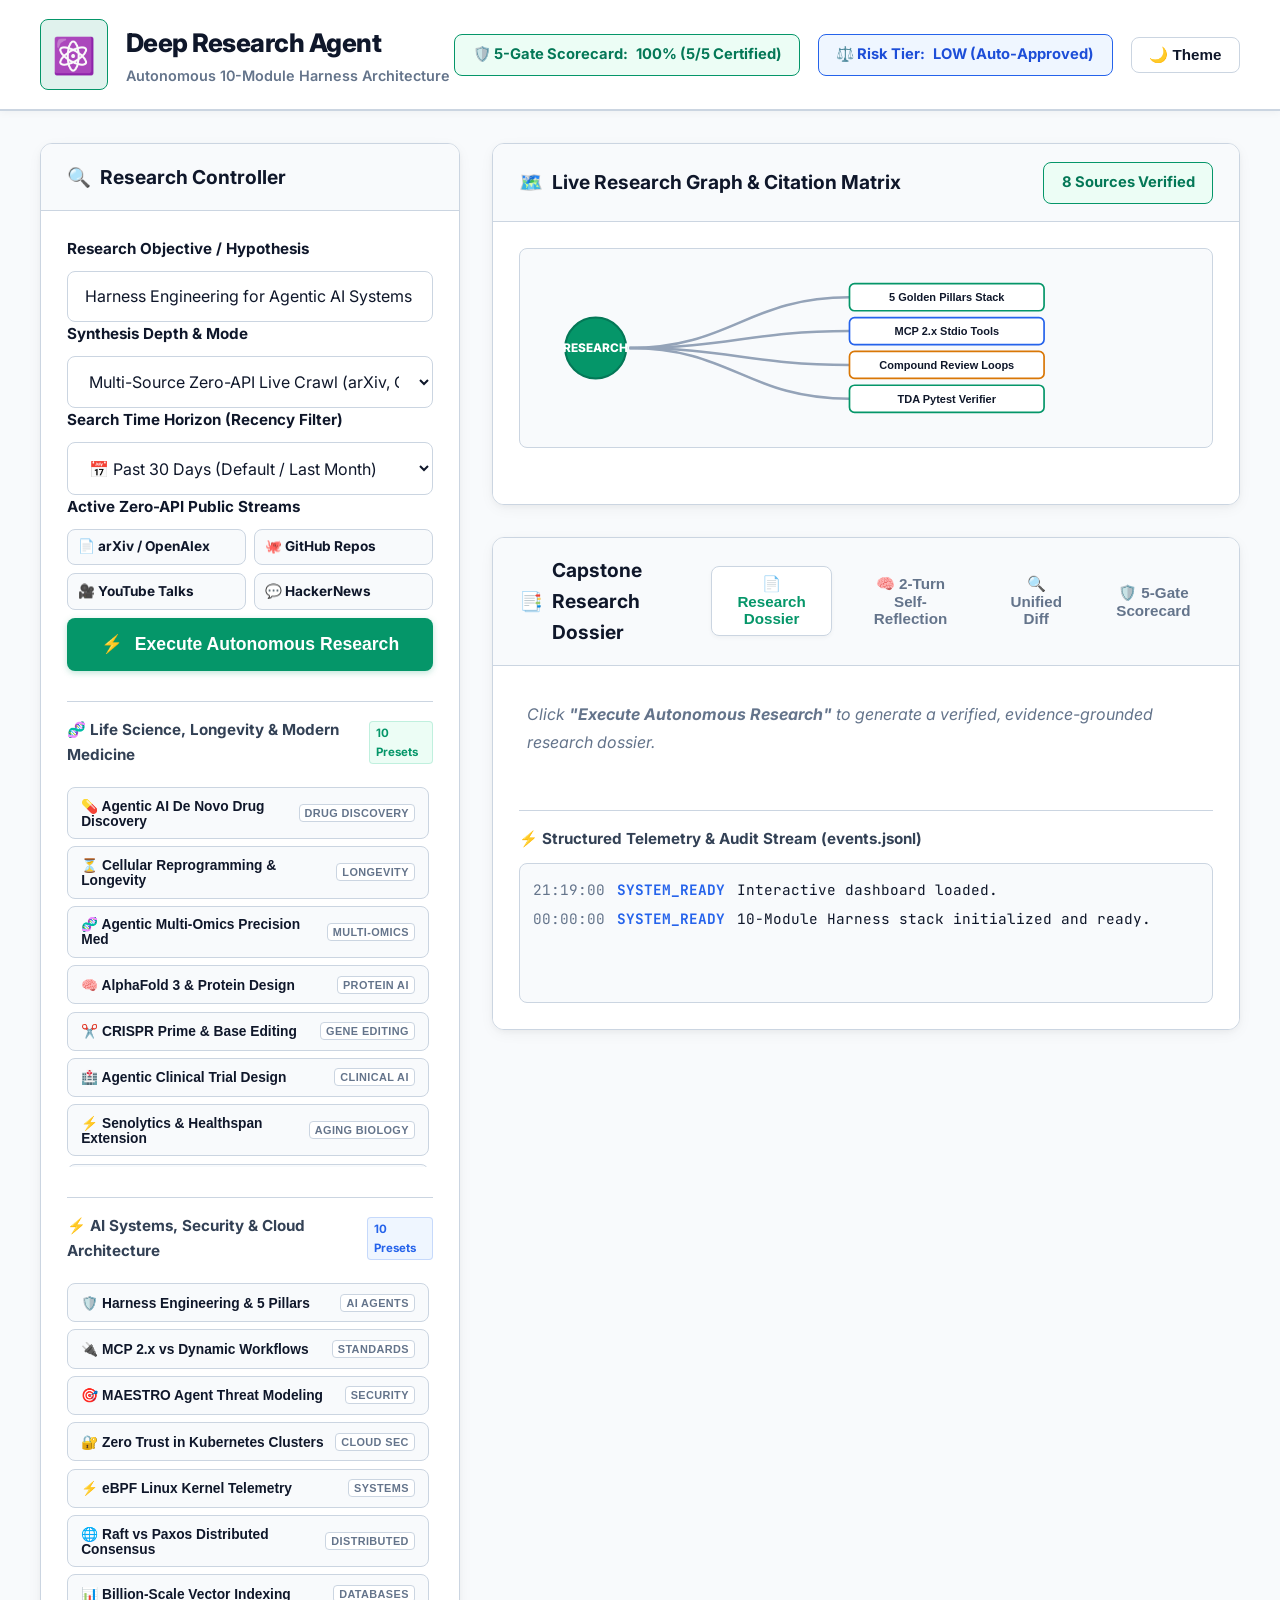
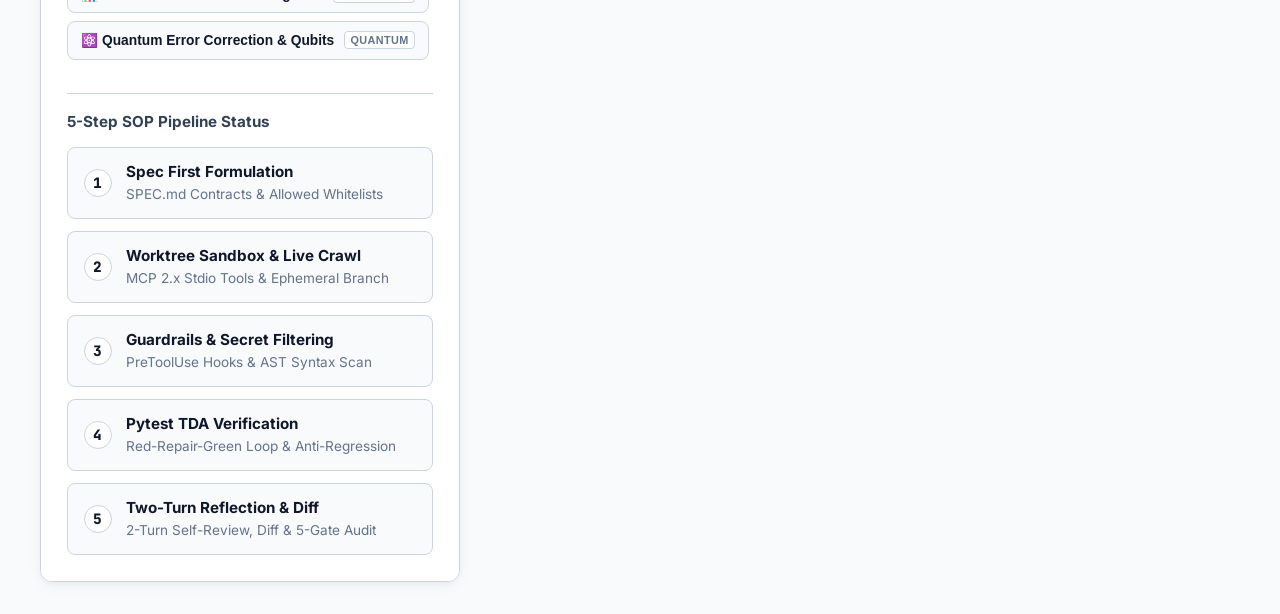
<file: deep_research_agent/ui/index.html>
<!DOCTYPE html>
<html lang="en" data-theme="light">
<head>
  <meta charset="UTF-8">
  <meta name="viewport" content="width=device-width, initial-scale=1.0">
  <title>Autonomous Deep Research Agent | 10-Module Harness Platform</title>
  <link rel="preconnect" href="https://fonts.googleapis.com">
  <link rel="preconnect" href="https://fonts.gstatic.com" crossorigin>
  <link href="https://fonts.googleapis.com/css2?family=Inter:wght@400;500;600;700;800&family=JetBrains+Mono:wght@500;600;700&display=swap" rel="stylesheet">
  <link rel="icon" type="image/svg+xml" href="favicon.svg">
  <link rel="alternate icon" href="favicon.ico">
  <link rel="stylesheet" href="style.css">
</head>
<body>

  <!-- App Header -->
  <header class="app-header">
    <div class="brand">
      <span class="brand-icon">⚛️</span>
      <div>
        <h1>Deep Research Agent</h1>
        <p class="brand-sub">Autonomous 10-Module Harness Architecture</p>
      </div>
    </div>

    <div class="header-badges">
      <div class="badge badge-emerald" id="badgeScorecard">
        <span>🛡️ 5-Gate Scorecard:</span>
        <strong>100% (5/5 Certified)</strong>
      </div>
      <div class="badge badge-sapphire" id="badgeRisk">
        <span>⚖️ Risk Tier:</span>
        <strong id="currentRiskTier">LOW (Auto-Approved)</strong>
      </div>
      <button class="theme-btn" id="themeToggle" title="Toggle Dark/Light Mode">🌙 Theme</button>
    </div>
  </header>

  <!-- Main Simplified 2-Column Dashboard -->
  <main class="dashboard-grid">

    <!-- Left Column: Controller & Stepper -->
    <aside class="sidebar-col">
      
      <!-- Controller Card -->
      <div class="panel-card">
        <div class="card-header">
          <h2><span>🔍</span> Research Controller</h2>
        </div>
        <div class="card-body">
          <form id="researchForm">
            <div class="form-group">
              <label for="queryInput">Research Objective / Hypothesis</label>
              <input type="text" id="queryInput" class="input-text" placeholder="Enter any topic to research..." required value="Harness Engineering for Agentic AI Systems">
            </div>

            <div class="form-group">
              <label for="depthSelect">Synthesis Depth & Mode</label>
              <select id="depthSelect" class="select-input">
                <option value="multi-source">Multi-Source Zero-API Live Crawl (arXiv, GitHub, YouTube, HN, Wiki)</option>
                <option value="deep-audit">Deep Compliance & AST Security Audit</option>
                <option value="quick-scan">Fast Overview (Top 3 Sources)</option>
              </select>
            </div>

            <div class="form-group">
              <label for="timeHorizonSelect">Search Time Horizon (Recency Filter)</label>
              <select id="timeHorizonSelect" class="select-input">
                <option value="7">📅 Past 7 Days (Ultra Fresh / Breaking)</option>
                <option value="30" selected>📅 Past 30 Days (Default / Last Month)</option>
                <option value="90">📅 Past 90 Days (Past Quarter)</option>
                <option value="180">📅 Past 180 Days (Past 6 Months)</option>
                <option value="365">📅 Past 1 Year (Past 365 Days)</option>
                <option value="0">🌐 All Time (Full Unbounded Archive)</option>
              </select>
            </div>

            <div class="form-group">
              <label>Active Zero-API Public Streams</label>
              <div class="source-tags-grid">
                <span class="source-pill">📄 arXiv / OpenAlex</span>
                <span class="source-pill">🐙 GitHub Repos</span>
                <span class="source-pill">🎥 YouTube Talks</span>
                <span class="source-pill">💬 HackerNews</span>
              </div>
            </div>

            <button type="submit" class="btn-primary" id="startBtn">
              <span>⚡</span> Execute Autonomous Research
            </button>
          </form>

          <!-- Live Autonomous Search Progress Bar Section -->
          <div class="progress-section" id="progressSection" style="display: none;">
            <div class="progress-header">
              <div class="progress-title-row">
                <span class="progress-spinner" id="progressSpinner">⚡</span>
                <strong class="progress-label" id="progressLabel">Initializing Research Harness...</strong>
              </div>
              <span class="progress-pct" id="progressPct">0%</span>
            </div>
            <div class="progress-track">
              <div class="progress-bar" id="progressBar" style="width: 0%;"></div>
            </div>
            <div class="progress-substatus" id="progressSubstatus">
              Preparing isolated worktree and MCP crawler clients...
            </div>
          </div>

          <div class="section-divider">
            <div style="display: flex; justify-content: space-between; align-items: center; margin-bottom: 0.5rem;">
              <label class="section-title">🧬 Life Science, Longevity & Modern Medicine</label>
              <span style="font-size: 0.72rem; color: var(--accent-emerald); font-weight: 700; background: #ecfdf5; padding: 2px 6px; border-radius: 4px; border: 1px solid rgba(16, 185, 129, 0.2);">10 Presets</span>
            </div>
            <div class="preset-list">
              <button type="button" class="preset-chip" onclick="setPreset('Agentic AI for De Novo Small Molecule Drug Discovery, ADMET Prediction, and Lead Optimization')">
                <span>💊 Agentic AI De Novo Drug Discovery</span>
                <span class="preset-tag">DRUG DISCOVERY</span>
              </button>
              <button type="button" class="preset-chip" onclick="setPreset('Cellular Reprogramming, Partial Yamanaka Factors, and Epigenetic Rejuvenation in Longevity Medicine')">
                <span>⏳ Cellular Reprogramming & Longevity</span>
                <span class="preset-tag">LONGEVITY</span>
              </button>
              <button type="button" class="preset-chip" onclick="setPreset('Autonomous Agentic Multi-Omics Analysis: Integrating Genomics, Transcriptomics, and Proteomics for Precision Medicine')">
                <span>🧬 Agentic Multi-Omics Precision Med</span>
                <span class="preset-tag">MULTI-OMICS</span>
              </button>
              <button type="button" class="preset-chip" onclick="setPreset('AlphaFold 3 and ESM3 in Biomolecular Complex Modeling and De Novo Protein Engineering')">
                <span>🧠 AlphaFold 3 & Protein Design</span>
                <span class="preset-tag">PROTEIN AI</span>
              </button>
              <button type="button" class="preset-chip" onclick="setPreset('CRISPR Prime Editing, Base Editing, and In Vivo Epigenome Editing in Monogenic Rare Diseases')">
                <span>✂️ CRISPR Prime & Base Editing</span>
                <span class="preset-tag">GENE EDITING</span>
              </button>
              <button type="button" class="preset-chip" onclick="setPreset('Agentic AI Workflows for Adaptive Clinical Trial Design, Cohort Stratification, and Protocol Optimization')">
                <span>🏥 Agentic Clinical Trial Design</span>
                <span class="preset-tag">CLINICAL AI</span>
              </button>
              <button type="button" class="preset-chip" onclick="setPreset('Senolytics, NAD+ Precursors, and Mitochondrial Quality Control in Human Healthspan Extension')">
                <span>⚡ Senolytics & Healthspan Extension</span>
                <span class="preset-tag">AGING BIOLOGY</span>
              </button>
              <button type="button" class="preset-chip" onclick="setPreset('mRNA Vaccine Platforms, Lipid Nanoparticle (LNP) Delivery, and Personalized Neoantigen Immunotherapy')">
                <span>💉 mRNA & Cancer Immunotherapy</span>
                <span class="preset-tag">IMMUNO-ONC</span>
              </button>
              <button type="button" class="preset-chip" onclick="setPreset('Autonomous Closed-Loop Bio-Foundries and Agentic Robotics for High-Throughput Wet-Lab Synthesis')">
                <span>🤖 Autonomous Bio-Foundry Robotics</span>
                <span class="preset-tag">BIO-FOUNDRY</span>
              </button>
              <button type="button" class="preset-chip" onclick="setPreset('Microbiome-Gut-Brain Axis and Multi-Target Therapeutics in Neurodegenerative Disease Prevention')">
                <span>🧠 Microbiome & Neuro Therapeutics</span>
                <span class="preset-tag">NEUROSCIENCE</span>
              </button>
            </div>
          </div>

          <div class="section-divider">
            <div style="display: flex; justify-content: space-between; align-items: center; margin-bottom: 0.5rem;">
              <label class="section-title">⚡ AI Systems, Security & Cloud Architecture</label>
              <span style="font-size: 0.72rem; color: var(--accent-sapphire); font-weight: 700; background: #eff6ff; padding: 2px 6px; border-radius: 4px; border: 1px solid rgba(37, 99, 235, 0.2);">10 Presets</span>
            </div>
            <div class="preset-list">
              <!-- AI & Agentic Harness -->
              <button type="button" class="preset-chip" onclick="setPreset('Harness Engineering for Long-Horizon AI Agents')">
                <span>🛡️ Harness Engineering & 5 Pillars</span>
                <span class="preset-tag">AI AGENTS</span>
              </button>
              <button type="button" class="preset-chip" onclick="setPreset('Model Context Protocol (MCP 2.x) vs Dynamic Workflows in Claude Code')">
                <span>🔌 MCP 2.x vs Dynamic Workflows</span>
                <span class="preset-tag">STANDARDS</span>
              </button>
              <button type="button" class="preset-chip" onclick="setPreset('MAESTRO Framework: Threat Modeling for Autonomous Agentic AI')">
                <span>🎯 MAESTRO Agent Threat Modeling</span>
                <span class="preset-tag">SECURITY</span>
              </button>
              <!-- Cloud & Security -->
              <button type="button" class="preset-chip" onclick="setPreset('Zero Trust Architecture in Kubernetes with SPIFFE/SPIRE and Istio mTLS')">
                <span>🔐 Zero Trust in Kubernetes Clusters</span>
                <span class="preset-tag">CLOUD SEC</span>
              </button>
              <button type="button" class="preset-chip" onclick="setPreset('eBPF Observability and Runtime Security Telemetry in Linux Kernel')">
                <span>⚡ eBPF Linux Kernel Telemetry</span>
                <span class="preset-tag">SYSTEMS</span>
              </button>
              <!-- Distributed Systems & Databases -->
              <button type="button" class="preset-chip" onclick="setPreset('Raft Consensus vs Paxos in High-Throughput Distributed Key-Value Stores')">
                <span>🌐 Raft vs Paxos Distributed Consensus</span>
                <span class="preset-tag">DISTRIBUTED</span>
              </button>
              <button type="button" class="preset-chip" onclick="setPreset('Vector Database Indexing: HNSW vs IVFPQ at Billion-Scale')">
                <span>📊 Billion-Scale Vector Indexing</span>
                <span class="preset-tag">DATABASES</span>
              </button>
              <!-- Quantum & Crypto -->
              <button type="button" class="preset-chip" onclick="setPreset('Topological Quantum Error Correction and Fault-Tolerant Surface Codes')">
                <span>⚛️ Quantum Error Correction & Qubits</span>
                <span class="preset-tag">QUANTUM</span>
              </button>
              <button type="button" class="preset-chip" onclick="setPreset('Post-Quantum Cryptography: Lattice-Based ML-KEM and ML-DSA in TLS 1.3')">
                <span>🔒 Post-Quantum Cryptography TLS</span>
                <span class="preset-tag">CRYPTO</span>
              </button>
              <!-- LLM Systems -->
              <button type="button" class="preset-chip" onclick="setPreset('Speculative Decoding, KV-Cache Compression, and FlashAttention-3 in LLM Inference')">
                <span>🚀 Speculative Decoding & KV-Cache</span>
                <span class="preset-tag">LLM INFRA</span>
              </button>
            </div>
          </div>

          <div class="section-divider">
            <label class="section-title">5-Step SOP Pipeline Status</label>
            <div class="stepper" id="stepperList">
              <div class="step-item" id="step1">
                <div class="step-icon">1</div>
                <div class="step-text">
                  <strong>Spec First Formulation</strong>
                  <small>SPEC.md Contracts & Allowed Whitelists</small>
                </div>
              </div>
              <div class="step-item" id="step2">
                <div class="step-icon">2</div>
                <div class="step-text">
                  <strong>Worktree Sandbox & Live Crawl</strong>
                  <small>MCP 2.x Stdio Tools & Ephemeral Branch</small>
                </div>
              </div>
              <div class="step-item" id="step3">
                <div class="step-icon">3</div>
                <div class="step-text">
                  <strong>Guardrails & Secret Filtering</strong>
                  <small>PreToolUse Hooks & AST Syntax Scan</small>
                </div>
              </div>
              <div class="step-item" id="step4">
                <div class="step-icon">4</div>
                <div class="step-text">
                  <strong>Pytest TDA Verification</strong>
                  <small>Red-Repair-Green Loop & Anti-Regression</small>
                </div>
              </div>
              <div class="step-item" id="step5">
                <div class="step-icon">5</div>
                <div class="step-text">
                  <strong>Two-Turn Reflection & Diff</strong>
                  <small>2-Turn Self-Review, Diff & 5-Gate Audit</small>
                </div>
              </div>
            </div>
          </div>

        </div>
      </div>
    </aside>

    <!-- Right Column: Main Content Area -->
    <section class="content-col">
      
      <!-- Top Card: Live Research Graph & Citations -->
      <div class="panel-card">
        <div class="card-header">
          <h2><span>🗺️</span> Live Research Graph & Citation Matrix</h2>
          <span class="badge badge-emerald" id="evidenceCountBadge">8 Sources Verified</span>
        </div>
        <div class="card-body">
          <!-- Interactive SVG Research Graph -->
          <div class="graph-container" id="graphContainer">
            <svg id="researchGraphSvg" width="100%" height="100%" viewBox="0 0 800 180">
              <!-- Dynamic Graph Injected by app.js -->
            </svg>
          </div>

          <!-- Citation Cards Grid -->
          <div class="citations-grid" id="citationsGrid">
            <!-- Dynamic Citation Cards Injected by app.js -->
          </div>
        </div>
      </div>

      <!-- Bottom Card: Synthesized Dossier & Tabs -->
      <div class="panel-card">
        <div class="card-header">
          <h2><span>📑</span> Capstone Research Dossier</h2>
          <div class="tabs-nav">
            <button class="tab-btn active" id="tabDossier" onclick="switchTab('dossier')">📄 Research Dossier</button>
            <button class="tab-btn" id="tabReflection" onclick="switchTab('reflection')">🧠 2-Turn Self-Reflection</button>
            <button class="tab-btn" id="tabDiff" onclick="switchTab('diff')">🔍 Unified Diff</button>
            <button class="tab-btn" id="tabAudit" onclick="switchTab('audit')">🛡️ 5-Gate Scorecard</button>
          </div>
        </div>
        <div class="card-body">
          <div class="dossier-viewer" id="dossierContent">
            <p style="color: var(--text-muted); font-style: italic;">
              Click <strong>"Execute Autonomous Research"</strong> to generate a verified, evidence-grounded research dossier.
            </p>
          </div>

          <div class="section-divider">
            <label class="section-title">⚡ Structured Telemetry & Audit Stream (events.jsonl)</label>
            <div class="telemetry-log" id="telemetryStream">
              <div class="telemetry-row">
                <span class="telemetry-time">00:00:00</span>
                <span class="telemetry-type">SYSTEM_READY</span>
                <span>10-Module Harness stack initialized and ready.</span>
              </div>
            </div>
          </div>
        </div>
      </div>

    </section>

  </main>

  <!-- Live Research Progress & Source Inspector Modal Dialog -->
  <div class="modal-overlay" id="researchProgressModal" style="display: none;">
    <div class="modal-card">
      <div class="modal-header">
        <div class="modal-title-group">
          <span class="modal-spinner" id="modalSpinner">⚡</span>
          <div>
            <h3 id="modalTitle">Autonomous Research in Progress</h3>
            <p id="modalQuerySubtitle" class="modal-subtitle">Query: "..."</p>
          </div>
        </div>
        <button class="modal-close-btn" id="modalMinimizeBtn" onclick="closeProgressModal()" title="Minimize / View Dashboard">✕</button>
      </div>

      <div class="modal-body">
        <!-- Main Progress Bar -->
        <div class="modal-progress-container">
          <div class="modal-progress-top">
            <span class="modal-step-badge" id="modalStepBadge">STEP 1 OF 5</span>
            <span class="modal-step-name" id="modalStepName">Formulating Specification Contracts</span>
            <span class="modal-pct" id="modalPct">8%</span>
          </div>
          <div class="modal-progress-track">
            <div class="modal-progress-fill" id="modalProgressFill" style="width: 8%;"></div>
          </div>
        </div>

        <!-- Live Multi-Source Research Grid -->
        <div class="sources-progress-section">
          <h4 class="sources-section-title">📡 Active Zero-API Source Streams</h4>
          <div class="sources-grid" id="modalSourcesGrid">
            
            <div class="source-status-card" id="srcCardArxiv">
              <div class="source-card-header">
                <span class="src-icon">📄</span>
                <strong>arXiv &amp; OpenAlex</strong>
                <span class="src-badge badge-pending" id="srcBadgeArxiv">Pending...</span>
              </div>
              <p class="src-desc" id="srcDescArxiv">Querying preprints &amp; scholarly DOIs...</p>
              <div class="src-hits" id="srcHitsArxiv">0 papers found</div>
            </div>

            <div class="source-status-card" id="srcCardGithub">
              <div class="source-card-header">
                <span class="src-icon">🐙</span>
                <strong>GitHub Repositories</strong>
                <span class="src-badge badge-pending" id="srcBadgeGithub">Pending...</span>
              </div>
              <p class="src-desc" id="srcDescGithub">Stealth agent crawling codebase repositories...</p>
              <div class="src-hits" id="srcHitsGithub">0 repos found</div>
            </div>

            <div class="source-status-card" id="srcCardYoutube">
              <div class="source-card-header">
                <span class="src-icon">🎥</span>
                <strong>YouTube Tech Talks</strong>
                <span class="src-badge badge-pending" id="srcBadgeYoutube">Pending...</span>
              </div>
              <p class="src-desc" id="srcDescYoutube">Scraping conference keynotes, views &amp; metadata...</p>
              <div class="src-hits" id="srcHitsYoutube">0 videos found</div>
            </div>

            <div class="source-status-card" id="srcCardHn">
              <div class="source-card-header">
                <span class="src-icon">💬</span>
                <strong>HackerNews Community</strong>
                <span class="src-badge badge-pending" id="srcBadgeHn">Pending...</span>
              </div>
              <p class="src-desc" id="srcDescHn">Querying developer discussions &amp; upvotes...</p>
              <div class="src-hits" id="srcHitsHn">0 threads found</div>
            </div>

            <div class="source-status-card" id="srcCardWiki">
              <div class="source-card-header">
                <span class="src-icon">🌐</span>
                <strong>Wikipedia Encyclopedia</strong>
                <span class="src-badge badge-pending" id="srcBadgeWiki">Pending...</span>
              </div>
              <p class="src-desc" id="srcDescWiki">Extracting core principles &amp; definitions...</p>
              <div class="src-hits" id="srcHitsWiki">0 articles found</div>
            </div>

            <div class="source-status-card" id="srcCardGuardrails">
              <div class="source-card-header">
                <span class="src-icon">🛡️</span>
                <strong>Harness &amp; Guardrails</strong>
                <span class="src-badge badge-pending" id="srcBadgeGuardrails">Pending...</span>
              </div>
              <p class="src-desc" id="srcDescGuardrails">AST syntax parse &amp; secret filter verification...</p>
              <div class="src-hits" id="srcHitsGuardrails">5/5 gates ready</div>
            </div>

          </div>
        </div>

        <!-- Live Stream of Discovered Evidence Items -->
        <div class="live-evidence-section">
          <h4 class="sources-section-title">🔍 Live Discovered Evidence Feed</h4>
          <div class="live-evidence-list" id="modalLiveEvidenceList">
            <div class="live-evidence-empty">Awaiting first evidence stream packet from MCP tools...</div>
          </div>
        </div>

      </div>

      <div class="modal-footer">
        <div class="modal-footer-status" id="modalFooterStatus">
          <span>⚡</span> Autonomous MCP Search &amp; Crawl Engine Active
        </div>
        <div style="display:flex; gap:0.6rem; align-items:center;">
          <button class="theme-btn" id="modalCancelBtn" type="button" title="Cancel research job" style="display:inline-flex;">
            ✕ Cancel
          </button>
          <button class="btn-primary" id="modalViewDossierBtn" onclick="closeProgressModal()" style="display: none; width: auto; padding: 0.6rem 1.4rem;">
            <span>📊</span> View Final Synthesized Dossier
          </button>
        </div>
      </div>
    </div>
  </div>

  <script src="app.js"></script>
</body>
</html>
</file>
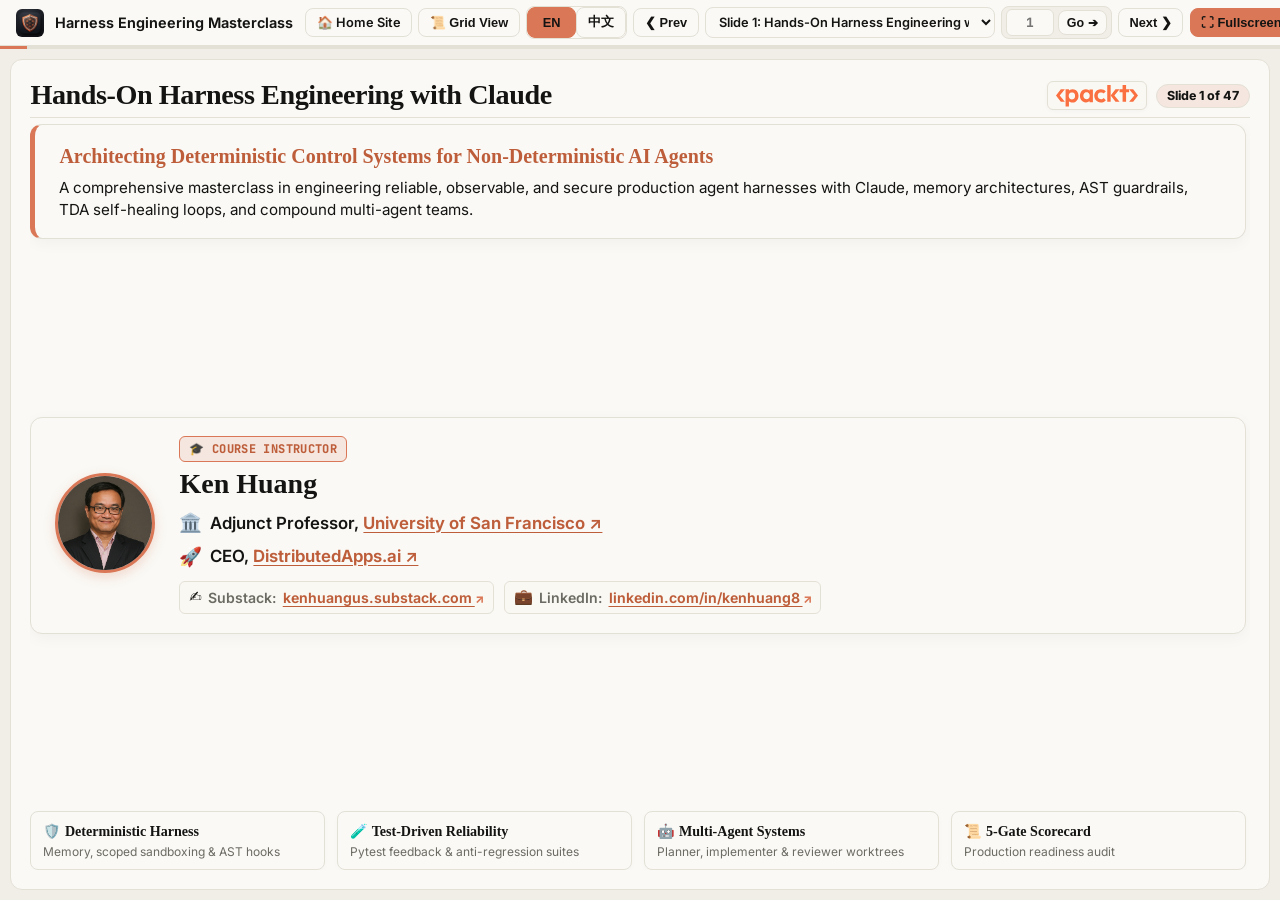
<file: slides.html>
<!DOCTYPE html>
<html lang="en">
<head>
  <meta charset="UTF-8">
  <meta name="viewport" content="width=device-width, initial-scale=1.0">
  <title>Packt Masterclass Presentation: 85 Interactive Code, Architecture & Skill Slides</title>
  <link rel="icon" type="image/svg+xml" href="favicon.svg">
  <link rel="icon" type="image/png" sizes="192x192" href="favicon.png">
  <link rel="apple-touch-icon" sizes="180x180" href="favicon.png">
  <link rel="preconnect" href="https://fonts.googleapis.com">
  <link rel="preconnect" href="https://fonts.gstatic.com" crossorigin>
  <link href="https://fonts.googleapis.com/css2?family=Inter:wght@300;400;500;600;700;800;900&family=JetBrains+Mono:wght@400;500;600;700&family=Noto+Sans+SC:wght@400;500;700;900&display=swap" rel="stylesheet">
  <style>
    :root {
      --bg: #F0EEE6;
      --surface: #FAF9F5;
      --surface-alt: #F5E6DF;
      --ink: #141413;
      --ink-muted: #6B6B63;
      --rule: #E3E0D6;
      --accent: #D97757;
      --accent-dk: #BD5D3A;
      --accent-sf: #F5E6DF;
      --code-bg: #1A1A18;
      --code-rule: #333330;
      --font-display: ui-serif, Georgia, "Times New Roman", serif;
      --font-body: -apple-system, "Segoe UI", Inter, system-ui, sans-serif;
      --font-code: ui-monospace, "JetBrains Mono", Menlo, monospace;
    }

    * { box-sizing: border-box; margin: 0; padding: 0; }
    body {
      font-family: var(--font-body);
      background: var(--bg);
      color: var(--ink);
      height: 100vh;
      display: flex;
      flex-direction: column;
      overflow: hidden;
    }

    header {
      height: 46px;
      flex: 0 0 46px;
      background: var(--surface);
      border-bottom: 1px solid var(--rule);
      display: flex;
      justify-content: space-between;
      align-items: center;
      padding: 0 1.0rem;
      z-index: 50;
      gap: 0.75rem;
      overflow-x: auto;
    }
    .header-left { display: flex; align-items: center; gap: 0.7rem; flex: 0 0 auto; }
    .brand-logo {
      width: 30px; height: 30px;
      background: var(--accent-sf); color: var(--ink); border: 1px solid var(--rule);
      border-radius: 8px; font-weight: 800; display: flex; align-items: center; justify-content: center;
      font-size: 0.85rem;
    }
    .brand-title { font-weight: 650; font-size: 0.90rem; white-space: nowrap; }

.lang-switch { display: flex; border: 1px solid var(--rule); border-radius: 8px; overflow: hidden; flex: 0 0 auto; }
    .lang-btn { border: none; border-radius: 0; min-width: 3.1rem; }
    .lang-btn.is-active { background: var(--accent); border-color: var(--accent); }
    body.lang-zh, body.lang-zh .slide-title, body.lang-zh .slide-body, body.lang-zh .slide-select, body.lang-zh .brand-title {
      font-family: "Noto Sans SC", "PingFang SC", "Microsoft YaHei", var(--font-body);
    }
    body.lang-zh .slide-title { letter-spacing: 0; }


    .controls { display: flex; align-items: center; gap: 0.40rem; flex: 0 0 auto; }
    .btn {
      background: var(--surface); border: 1px solid var(--rule); color: var(--ink);
      padding: 0.35rem 0.65rem; border-radius: 8px; font-weight: 600; font-size: 0.80rem;
      cursor: pointer; transition: background-color 0.16s, border-color 0.16s; text-decoration: none;
      white-space: nowrap;
    }
    .btn:hover { background: var(--accent-sf); border-color: var(--accent); }
    .btn:focus-visible, .slide-select:focus-visible, .goto-input:focus-visible { outline: 2px solid var(--accent-dk); outline-offset: 2px; }
    .btn-primary { background: var(--accent); border-color: var(--accent); color: var(--ink); font-weight: 700; }
    .btn-primary:hover { background: var(--accent-sf); border-color: var(--accent-dk); color: var(--ink); }
    
    .goto-group {
      display: flex;
      align-items: center;
      gap: 0.22rem;
      background: var(--bg);
      padding: 0.12rem 0.25rem;
      border-radius: 8px;
      border: 1px solid var(--rule);
    }
    .goto-input {
      width: 48px;
      background: var(--surface);
      color: var(--ink);
      border: 1px solid var(--rule);
      padding: 0.25rem 0.35rem;
      border-radius: 6px;
      font-family: var(--font-code);
      font-size: 0.80rem;
      font-weight: 750;
      text-align: center;
      -moz-appearance: textfield;
    }
    .goto-input::-webkit-outer-spin-button,
    .goto-input::-webkit-inner-spin-button {
      -webkit-appearance: none;
      margin: 0;
    }
    .btn-goto {
      padding: 0.26rem 0.50rem;
      font-weight: 700;
      font-size: 0.78rem;
    }

    select.slide-select {
      background: var(--surface); color: var(--ink); border: 1px solid var(--rule);
      padding: 0.35rem 0.55rem; border-radius: 8px; font-family: var(--font-body);
      font-size: 0.80rem; font-weight: 600;
      max-width: 290px;
    }

    main {
      flex: 1;
      position: relative;
      overflow: hidden;
    }

    .slide-viewport {
      width: 100%; height: 100%;
      display: flex; justify-content: center; align-items: center;
      padding: clamp(0.30rem, 0.8vw, 0.70rem);
    }
    .slide-card {
      width: 100%; max-width: 1380px; height: 100%;
      background: var(--surface); border: 1px solid var(--rule);
      border-radius: 12px; padding: clamp(0.80rem, 1.5vw, 1.40rem); display: flex; flex-direction: column;
      position: relative; overflow: hidden;
    }
    .slide-header {
      display: flex; justify-content: space-between; align-items: center;
      gap: 0.8rem; margin-bottom: 0.35rem; border-bottom: 1px solid var(--rule); padding-bottom: 0.35rem;
      flex: 0 0 auto;
    }
    .slide-title-wrap { min-width: 0; }
    .slide-title {
      font-family: var(--font-display); font-size: clamp(1.40rem, 2.2vw, 1.95rem);
      font-weight: 700; line-height: 1.15; letter-spacing: -0.015em; color: var(--ink);
    }
    .slide-header-right {
      display: flex;
      align-items: center;
      gap: 0.60rem;
      flex: 0 0 auto;
    }
    .packt-logo-link {
      display: inline-flex;
      align-items: center;
      padding: 0.18rem 0.50rem;
      background: #FAF8F2;
      border: 1.2px solid var(--rule);
      border-radius: 6px;
      transition: all 0.16s ease-in-out;
      text-decoration: none;
      box-shadow: 0 1px 4px rgba(0,0,0,0.03);
    }
    .packt-logo-link:hover {
      background: var(--accent-sf);
      border-color: var(--accent);
      transform: translateY(-1px);
    }
    .packt-title-logo {
      height: 22px;
      width: auto;
      display: block;
    }
    .slide-num-badge {
      background: var(--accent-sf); color: var(--ink); border: 1px solid var(--rule);
      padding: 0.22rem 0.60rem; border-radius: 9999px; font-size: 0.78rem; font-weight: 750; white-space: nowrap;
      flex: 0 0 auto;
    }
    .slide-body {
      --fit-scale: 1;
      --slide-body-base-size: 1.30rem;
      flex: 1; min-height: 0; overflow-y: auto; padding-right: 0.20rem;
      font-size: calc(var(--slide-body-base-size) * var(--fit-scale));
      line-height: 1.50; color: var(--ink);
    }

    code {
      font-family: var(--font-code);
      background: var(--accent-sf);
      color: var(--accent-dk);
      padding: 0.08rem 0.32rem;
      border-radius: 4px;
      font-size: 0.90em;
      white-space: nowrap;
      border: 1px solid var(--rule);
    }
    pre code, .tree-block code, .code-editor-body code {
      white-space: pre !important;
      background: transparent !important;
      border: none !important;
      padding: 0 !important;
      color: inherit !important;
    }
    .slide-content-wrapper {
      width: 100%;
      display: block;
    }
    .slide-body > svg, .slide-svg {
      display: block; width: 100% !important; height: auto; max-width: 100%;
      margin: 0.35rem 0 0.65rem 0;
    }

    /* Comparison Table Styling */
    .slide-table {
      width: 100%;
      border-collapse: collapse;
      margin: 0.35rem 0 0.60rem 0;
      font-size: 0.88rem;
      background: var(--surface);
      border: 1px solid var(--rule);
      border-radius: 8px;
      overflow: hidden;
      box-shadow: 0 2px 8px rgba(0,0,0,0.03);
    }
    .slide-table th {
      background: var(--accent-sf);
      color: var(--ink);
      font-weight: 750;
      text-align: left;
      padding: 0.45rem 0.70rem;
      border-bottom: 1.5px solid var(--rule);
      font-family: var(--font-display);
      font-size: 0.95rem;
    }
    .slide-table td {
      padding: 0.40rem 0.70rem;
      border-bottom: 1px solid var(--rule);
      color: var(--ink);
      line-height: 1.38;
      vertical-align: middle;
    }
    .slide-table tr:last-child td {
      border-bottom: none;
    }
    .slide-table tr:nth-child(even) td {
      background: rgba(245, 230, 223, 0.25);
    }

    /* Enhanced Code Slide Layout with Line-Level Highlights */
    .code-slide-container {
      display: grid;
      grid-template-columns: minmax(0, 1.32fr) minmax(0, 1.08fr);
      gap: 1.05rem;
      height: 100%;
      align-items: start;
    }
    @media (max-width: 1020px) {
      .code-slide-container {
        grid-template-columns: 1fr;
        height: auto;
      }
    }

    .code-editor-window {
      background: var(--code-bg);
      border: 1px solid var(--code-rule);
      border-radius: 10px;
      overflow: hidden;
      display: flex;
      flex-direction: column;
      box-shadow: 0 4px 16px rgba(0,0,0,0.14);
      max-height: calc(100vh - 135px);
    }
    .code-editor-header {
      background: #242320;
      border-bottom: 1px solid var(--code-rule);
      padding: 0.40rem 0.75rem;
      display: flex;
      justify-content: space-between;
      align-items: center;
      gap: 0.5rem;
    }
    .code-dots {
      display: flex;
      gap: 5px;
      align-items: center;
    }
    .code-dot {
      width: 9px; height: 9px; border-radius: 50%;
    }
    .dot-red { background: #E06C75; }
    .dot-yellow { background: #E5C07B; }
    .dot-green { background: #98C379; }
    .code-file-tag {
      font-family: var(--font-code);
      font-size: 0.78rem;
      color: #A0A09A;
      font-weight: 500;
      overflow: hidden;
      text-overflow: ellipsis;
      white-space: nowrap;
    }
    .code-lang-tag {
      background: #333330;
      color: #D97757;
      font-family: var(--font-code);
      font-size: 0.70rem;
      padding: 0.12rem 0.45rem;
      border-radius: 4px;
      font-weight: 600;
      text-transform: uppercase;
    }

    .code-block {
      background: var(--code-bg);
      color: #FAF9F5;
      font-family: var(--font-code);
      font-size: 0.86rem;
      line-height: 1.42;
      padding: 0.45rem 0;
      margin: 0;
      overflow-x: auto;
      overflow-y: auto;
    }

    .code-line {
      display: flex;
      align-items: baseline;
      padding: 0.06rem 0.55rem;
      transition: background-color 0.15s;
    }
    .code-line:hover {
      background: rgba(255, 255, 255, 0.04);
    }
    .code-line-hl {
      background: rgba(217, 119, 87, 0.22);
      border-left: 3.5px solid var(--accent);
      padding-left: calc(0.55rem - 3.5px);
    }
    .line-num {
      color: #5C5C56;
      width: 24px;
      flex: 0 0 24px;
      text-align: right;
      margin-right: 8px;
      font-size: 0.78rem;
      user-select: none;
    }
    .code-line-hl .line-num {
      color: var(--accent);
      font-weight: 700;
    }
    .key-badge {
      background: var(--accent);
      color: #FAF9F5;
      font-size: 0.62rem;
      font-weight: 800;
      padding: 0.05rem 0.35rem;
      border-radius: 3px;
      margin-right: 8px;
      letter-spacing: 0.03em;
      user-select: none;
      flex: 0 0 auto;
    }
    .line-code {
      flex: 1;
      white-space: pre;
    }

    /* Syntax Highlighting Colors */
    .tok-kw { color: #E58A6D; font-weight: 600; }
    .tok-str { color: #89CA78; }
    .tok-com { color: #7F7F78; font-style: italic; }
    .tok-dec { color: #E5C07B; font-weight: 600; }
    .tok-typ { color: #61AFEF; font-weight: 600; }
    .tok-fn { color: #61AFEF; font-weight: 600; }
    .tok-cls { color: #E5C07B; font-weight: 700; }

    /* Code Slide Dedicated Concepts Column */
    .code-concepts-column {
      display: flex;
      flex-direction: column;
      gap: 0.60rem;
      overflow-y: auto;
      max-height: calc(100vh - 135px);
      padding-right: 0.20rem;
    }
    .code-concepts-list {
      display: flex;
      flex-direction: column;
      gap: 0.55rem;
    }
    .code-concept-card {
      background: var(--surface);
      border: 1px solid var(--rule);
      border-left: 3.5px solid var(--accent);
      border-radius: 8px;
      padding: 0.65rem 0.90rem;
      box-shadow: 0 1px 4px rgba(0,0,0,0.03);
    }
    .concept-card-head {
      display: flex;
      align-items: center;
      gap: 0.45rem;
      margin-bottom: 0.25rem;
      flex-wrap: wrap;
    }
    .concept-tag {
      background: var(--accent);
      color: #FAF9F5;
      font-size: 0.70rem;
      font-weight: 750;
      padding: 0.10rem 0.42rem;
      border-radius: 4px;
      font-family: var(--font-code);
      letter-spacing: 0.02em;
      white-space: nowrap;
    }
    .concept-name {
      font-family: var(--font-display);
      font-size: 1.02rem;
      font-weight: 700;
      color: var(--ink);
    }
    .concept-card-text {
      font-size: 0.92rem;
      color: var(--ink);
      line-height: 1.42;
    }

    .invariant-card {
      background: var(--surface);
      border: 1px solid var(--rule);
      border-left: 3.5px solid var(--accent-dk);
      border-radius: 8px;
      padding: 0.65rem 0.90rem;
      font-size: 0.88rem;
      color: var(--ink-muted);
      line-height: 1.40;
    }
    .invariant-title {
      font-family: var(--font-display);
      font-size: 1.00rem;
      font-weight: 700;
      color: var(--ink);
      margin-bottom: 0.22rem;
      display: flex;
      align-items: center;
      gap: 0.35rem;
    }

    /* Dedicated Skill Slide Layout */
    .skill-slide-layout {
      display: grid;
      grid-template-columns: minmax(0, 1.0fr) minmax(0, 1.15fr);
      gap: 1.25rem;
      height: 100%;
      align-items: start;
    }
    @media (max-width: 980px) {
      .skill-slide-layout {
        grid-template-columns: 1fr;
        height: auto;
      }
    }
    .skill-meta-card {
      background: var(--surface);
      border: 1.5px solid var(--accent);
      border-radius: 10px;
      padding: 1.10rem;
      display: flex;
      flex-direction: column;
      gap: 0.70rem;
      box-shadow: 0 4px 14px rgba(217, 119, 87, 0.08);
    }
    .skill-meta-badge {
      display: inline-flex;
      align-items: center;
      gap: 0.4rem;
      background: var(--accent-sf);
      color: var(--accent-dk);
      border: 1px solid var(--accent);
      font-family: var(--font-code);
      font-weight: 800;
      font-size: 0.84rem;
      padding: 0.24rem 0.60rem;
      border-radius: 6px;
      width: fit-content;
    }
    .skill-name-heading {
      font-family: var(--font-code);
      font-size: 1.30rem;
      font-weight: 800;
      color: var(--ink);
      word-break: break-all;
    }
    .skill-desc-box {
      background: #FAF8F2;
      border: 1px solid var(--rule);
      border-left: 3.5px solid var(--accent);
      border-radius: 6px;
      padding: 0.70rem 0.90rem;
      font-size: 0.96rem;
      line-height: 1.46;
      color: var(--ink);
    }
    .skill-tools-box {
      display: flex;
      align-items: center;
      gap: 0.5rem;
      font-size: 0.92rem;
      font-weight: 600;
      color: var(--ink);
    }
    .skill-links-box {
      font-size: 0.88rem;
      color: var(--ink-muted);
      margin-top: 0.3rem;
      line-height: 1.46;
      display: flex;
      flex-direction: column;
      gap: 0.38rem;
      border-top: 1px dashed var(--rule);
      padding-top: 0.55rem;
    }
    .skill-details-column {
      display: flex;
      flex-direction: column;
      gap: 0.70rem;
      overflow-y: auto;
      max-height: calc(100vh - 135px);
    }
    .skill-detail-card {
      background: var(--surface);
      border: 1px solid var(--rule);
      border-left: 3.5px solid var(--accent-dk);
      border-radius: 8px;
      padding: 0.75rem 1.00rem;
    }
    .skill-detail-title {
      font-family: var(--font-display);
      font-size: 1.08rem;
      font-weight: 750;
      color: var(--ink);
      margin-bottom: 0.30rem;
      display: flex;
      align-items: center;
      gap: 0.4rem;
    }
    .skill-detail-body {
      font-size: 0.94rem;
      color: var(--ink);
      line-height: 1.44;
    }

    /* Monospace Tree Display for Structure Slides */
    .tree-block {
      background: var(--code-bg);
      color: #FAF9F5;
      font-family: var(--font-code);
      font-size: 0.86rem;
      line-height: 1.44;
      padding: 0.80rem 1.05rem;
      border-radius: 8px;
      border: 1px solid var(--code-rule);
      margin: 0.45rem 0;
      overflow-x: auto;
    }

    /* Visual Hierarchy: Parent vs Sub Bullets */
    .main-bullets { list-style-type: none; padding-left: 0; margin-top: 0.30rem; }
    .main-bullets.dense-columns {
      column-count: 2; column-gap: clamp(1.2rem, 3vw, 2.5rem); column-fill: balance;
    }
    .bullet-group, .primary-bullet, .sub-bullets, .sub-bullet {
      break-inside: avoid; page-break-inside: avoid;
    }
    .primary-bullet {
      font-family: var(--font-display); font-size: 1.04em; font-weight: 650; color: var(--ink);
      margin-top: 0.35em; margin-bottom: 0.18em; position: relative; padding-left: 1.25em; line-height: 1.46;
    }
    .primary-bullet::before {
      content: "◆"; color: var(--accent); font-size: 0.72em; line-height: 1; position: absolute; left: 0; top: 0.18em;
    }
    .sub-bullets {
      list-style-type: none; padding-left: 1.25em; border-left: 2px solid var(--rule);
      margin-left: 0.40em; margin-top: 0.20em; margin-bottom: 0.40em; display: flex; flex-direction: column; gap: 0.22em;
    }
    .sub-bullet {
      font-size: 0.92em; color: var(--ink); margin-bottom: 0.15em; position: relative; padding-left: 1.15em;
      line-height: 1.42;
    }
    .sub-bullet::before {
      content: "›"; position: absolute; left: 0; top: -0.05em; color: var(--accent-dk); font-weight: 900; font-size: 1.25em; line-height: 1;
    }
    .slide-lead-header {
      font-family: var(--font-display);
      font-size: 1.15em;
      font-weight: 750;
      color: var(--accent-dk);
      margin-top: 0.15em;
      margin-bottom: 0.40em;
      letter-spacing: -0.01em;
      display: flex;
      align-items: center;
      gap: 0.4em;
    }

    /* Capstone Slide 83 Two-Column Grid */
    .capstone-layout-grid {
      display: grid;
      grid-template-columns: minmax(0, 1.08fr) minmax(0, 0.92fr);
      gap: 0.90rem;
      height: 100%;
      align-items: stretch;
    }
    @media (max-width: 1040px) {
      .capstone-layout-grid {
        grid-template-columns: 1fr;
        height: auto;
      }
    }
    .capstone-info-card {
      background: var(--surface);
      border: 1.5px solid var(--rule);
      border-radius: 10px;
      overflow: hidden;
      display: flex;
      flex-direction: column;
      box-shadow: 0 3px 12px rgba(0,0,0,0.04);
    }
    .capstone-info-body {
      padding: 0.60rem 0.80rem;
      display: flex;
      flex-direction: column;
      gap: 0.50rem;
      font-size: 0.84rem;
      background: var(--surface);
      flex: 1;
    }
    .capstone-section {
      display: flex;
      flex-direction: column;
      gap: 0.22rem;
    }
    .capstone-section-title {
      font-family: var(--font-display);
      font-size: 0.84rem;
      font-weight: 750;
      color: var(--accent-dk);
    }
    .capstone-cmd-box {
      background: #FAF8F2;
      border: 1px solid var(--rule);
      border-radius: 6px;
      padding: 0.35rem 0.55rem;
      display: flex;
      flex-direction: column;
      gap: 0.22rem;
      font-size: 0.77rem;
    }
    .capstone-cmd-box code {
      font-size: 0.78rem;
      padding: 0.08rem 0.28rem;
    }
    .cmd-note {
      color: var(--ink-muted);
      font-size: 0.75rem;
      margin-left: 0.25rem;
    }
    .capstone-providers-grid {
      display: grid;
      grid-template-columns: 1fr 1fr;
      gap: 0.25rem;
      font-size: 0.75rem;
    }
    .provider-pill {
      background: #FAF8F2;
      border: 1px solid var(--rule);
      border-radius: 5px;
      padding: 0.22rem 0.40rem;
      line-height: 1.25;
    }
    .capstone-text-desc {
      font-size: 0.78rem;
      line-height: 1.38;
      color: var(--ink);
      background: #FAF8F2;
      border: 1px solid var(--rule);
      border-radius: 6px;
      padding: 0.35rem 0.55rem;
    }

    /* Slide 3 Course Master Map: Two-Column Part 1 (Left) & Part 2 (Right) */
    .course-map-slide-wrap {
      width: 100%;
      height: 100%;
      display: flex;
      flex-direction: column;
      gap: 0.65rem;
    }
    .course-map-columns-grid {
      display: grid;
      grid-template-columns: 1fr 1fr;
      gap: 1.10rem;
      flex: 1;
      align-items: stretch;
    }
    .course-map-part-col {
      background: var(--surface);
      border: 1.5px solid var(--rule);
      border-radius: 8px;
      padding: 0.85rem 1.15rem;
      display: flex;
      flex-direction: column;
      box-shadow: 0 2px 8px rgba(0,0,0,0.03);
    }
    .course-map-part-header {
      font-family: var(--font-display);
      font-size: 1.12rem;
      font-weight: 800;
      color: var(--accent-dk);
      letter-spacing: -0.01em;
      margin-bottom: 0.65rem;
      padding-bottom: 0.40rem;
      border-bottom: 1.5px solid var(--rule);
      display: flex;
      align-items: center;
      gap: 0.45rem;
    }
    .course-map-module-list {
      list-style: none;
      padding: 0;
      margin: 0;
      display: flex;
      flex-direction: column;
      gap: 0.55rem;
      font-size: 1.02rem;
      color: var(--ink);
    }
    .course-map-module-list li {
      display: flex;
      align-items: baseline;
      gap: 0.55rem;
      line-height: 1.40;
    }
    .course-map-module-list .mod-bullet {
      color: var(--accent);
      font-size: 0.75rem;
      flex-shrink: 0;
    }

    /* Reference Slide with Two-Table Layout (Links Table + Screenshot Table) */
    .reference-tables-grid {
      display: grid;
      grid-template-columns: minmax(0, 1.28fr) minmax(0, 1.02fr);
      gap: 1.10rem;
      height: 100%;
      align-items: start;
    }
    @media (max-width: 1040px) {
      .reference-tables-grid {
        grid-template-columns: 1fr;
        height: auto;
      }
    }
    .ref-table-card {
      background: var(--surface);
      border: 1.5px solid var(--rule);
      border-radius: 10px;
      overflow: hidden;
      display: flex;
      flex-direction: column;
      box-shadow: 0 3px 12px rgba(0,0,0,0.04);
    }
    .ref-table-card-header {
      background: var(--accent-sf);
      color: var(--ink);
      font-family: var(--font-display);
      font-weight: 750;
      font-size: 1.02rem;
      padding: 0.50rem 0.85rem;
      border-bottom: 1.5px solid var(--rule);
      display: flex;
      align-items: center;
      gap: 0.40rem;
    }
    .ref-table {
      width: 100%;
      border-collapse: collapse;
      margin: 0 !important;
      background: var(--surface);
    }
    .ref-table th {
      background: #F0EEE6;
      color: var(--ink);
      font-weight: 750;
      text-align: left;
      padding: 0.45rem 0.70rem;
      border-bottom: 1.5px solid var(--rule);
      font-size: 0.88rem;
    }
    .ref-table td {
      padding: 0.45rem 0.70rem;
      border-bottom: 1px solid var(--rule);
      font-size: 0.86rem;
      line-height: 1.38;
      vertical-align: middle;
    }
    .ref-table tr:last-child td {
      border-bottom: none;
    }
    .ref-table tr:nth-child(even) td {
      background: rgba(245, 230, 223, 0.22);
    }
    .book-screenshot-link {
      display: flex;
      flex-direction: column;
      align-items: center;
      background: var(--surface);
      border: 1px solid var(--rule);
      border-radius: 8px;
      padding: 0.45rem;
      text-decoration: none;
      box-shadow: 0 3px 12px rgba(0,0,0,0.06);
      transition: transform 0.18s, border-color 0.18s, box-shadow 0.18s;
      max-height: calc(100vh - 170px);
    }
    .book-screenshot-link:hover {
      transform: translateY(-2px);
      border-color: var(--accent);
      box-shadow: 0 6px 20px rgba(217, 119, 87, 0.18);
    }
    .book-screenshot-img {
      max-width: 100%;
      max-height: calc(100vh - 220px);
      height: auto;
      border-radius: 6px;
      border: 1px solid var(--rule);
      object-fit: contain;
    }
    .book-screenshot-badge {
      margin-top: 0.40rem;
      font-size: 0.80rem;
      font-weight: 750;
      color: var(--accent-dk);
      display: flex;
      align-items: center;
      gap: 0.30rem;
    }

    /* Instructor Slide with 8-Book Gallery Grid */
    .instructor-slide-grid {
      display: grid;
      grid-template-columns: minmax(0, 1.02fr) minmax(0, 1.25fr);
      gap: 1.25rem;
      height: 100%;
      align-items: start;
    }
    @media (max-width: 1040px) {
      .instructor-slide-grid {
        grid-template-columns: 1fr;
        height: auto;
      }
    }
    .instructor-info-col {
      display: flex;
      flex-direction: column;
      gap: 0.60rem;
      min-width: 0;
    }
    .instructor-info-col .main-bullets,
    .instructor-info-col .main-bullets.dense-columns,
    .instructor-info-col .bullet-list {
      columns: 1 !important;
      column-gap: 0 !important;
      display: flex;
      flex-direction: column;
      gap: 0.45rem;
      font-size: 0.98rem;
    }
    .instructor-info-col .primary-bullet {
      line-height: 1.50;
      margin-bottom: 0.25rem;
    }
    .author-books-card {
      background: var(--surface);
      border: 1.5px solid var(--rule);
      border-radius: 10px;
      overflow: hidden;
      display: flex;
      flex-direction: column;
      box-shadow: 0 3px 12px rgba(0,0,0,0.04);
    }
    .author-books-header {
      background: var(--accent-sf);
      color: var(--ink);
      font-family: var(--font-display);
      font-weight: 750;
      font-size: 0.88rem;
      padding: 0.45rem 0.80rem;
      border-bottom: 1.5px solid var(--rule);
      display: flex;
      justify-content: space-between;
      align-items: center;
      gap: 0.50rem;
      white-space: nowrap;
    }
    .author-books-header a {
      font-family: var(--font-body);
      font-size: 0.76rem;
      font-weight: 750;
      color: var(--accent-dk);
      text-decoration: underline;
      white-space: nowrap;
      flex-shrink: 0;
    }

    /* Slide 1 Hero & Instructor Cover Layout */
    .slide-1-container {
      width: 100%;
      height: 100%;
      display: flex;
      flex-direction: column;
      justify-content: space-between;
      gap: 0.85rem;
    }
    .slide-1-hero-card {
      background: var(--surface);
      border: 1.5px solid var(--rule);
      border-left: 5px solid var(--accent);
      border-radius: 12px;
      padding: 1.10rem 1.50rem;
      box-shadow: 0 4px 16px rgba(0,0,0,0.04);
      display: flex;
      flex-direction: column;
      gap: 0.45rem;
    }
    .slide-1-hero-tagline {
      font-family: var(--font-display);
      font-size: 1.25rem;
      font-weight: 700;
      color: var(--accent-dk);
      line-height: 1.35;
    }
    .slide-1-hero-desc {
      font-size: 0.95rem;
      color: var(--ink);
      line-height: 1.45;
    }
    .slide-1-instructor-card {
      background: var(--surface);
      border: 1.5px solid var(--rule);
      border-radius: 12px;
      padding: 1.15rem 1.50rem;
      display: flex;
      align-items: center;
      gap: 1.50rem;
      box-shadow: 0 4px 16px rgba(0,0,0,0.04);
    }
    .slide-1-avatar-wrap {
      position: relative;
      flex-shrink: 0;
    }
    .slide-1-avatar-img {
      width: 100px;
      height: 100px;
      border-radius: 50%;
      object-fit: cover;
      border: 3px solid var(--accent);
      box-shadow: 0 4px 12px rgba(217, 119, 87, 0.25);
      background: var(--surface-alt);
    }
    .slide-1-instructor-info {
      display: flex;
      flex-direction: column;
      gap: 0.35rem;
      flex: 1;
    }
    .slide-1-instructor-badge {
      display: inline-flex;
      align-items: center;
      gap: 0.35rem;
      background: var(--accent-sf);
      color: var(--accent-dk);
      border: 1px solid var(--accent);
      font-family: var(--font-code);
      font-size: 0.75rem;
      font-weight: 750;
      padding: 0.18rem 0.55rem;
      border-radius: 6px;
      width: fit-content;
      text-transform: uppercase;
      letter-spacing: 0.03em;
    }
    .slide-1-instructor-name {
      font-family: var(--font-display);
      font-size: 1.75rem;
      font-weight: 800;
      color: var(--ink);
      line-height: 1.15;
    }
    .slide-1-instructor-titles {
      display: flex;
      flex-direction: column;
      gap: 0.35rem;
      margin-top: 0.25rem;
    }
    .slide-1-title-item {
      display: flex;
      align-items: center;
      gap: 0.50rem;
      font-size: 1.05rem;
      font-weight: 600;
      color: var(--ink);
    }
    .slide-1-title-item .title-icon {
      font-size: 1.15rem;
      flex-shrink: 0;
    }
    .slide-1-org-link {
      color: var(--accent-dk);
      font-weight: 750;
      text-decoration: underline;
      text-underline-offset: 3px;
      transition: color 0.15s ease-in-out;
    }
    .slide-1-org-link:hover {
      color: var(--accent);
    }
    .slide-1-social-links {
      display: flex;
      align-items: center;
      gap: 0.65rem;
      margin-top: 0.35rem;
      flex-wrap: wrap;
    }
    .slide-1-social-pill {
      display: inline-flex;
      align-items: center;
      gap: 0.40rem;
      background: #FAF8F2;
      border: 1px solid var(--rule);
      border-radius: 6px;
      padding: 0.25rem 0.55rem;
      font-size: 0.88rem;
      color: var(--ink);
    }
    .slide-1-social-pill .social-icon {
      font-size: 0.95rem;
    }
    .slide-1-social-pill .social-label {
      font-weight: 600;
      color: var(--ink-muted);
    }
    .slide-1-social-link {
      color: var(--accent-dk);
      font-weight: 750;
      text-decoration: underline;
      text-underline-offset: 2.5px;
      transition: color 0.15s ease-in-out;
    }
    .slide-1-social-link:hover {
      color: var(--accent);
    }
    .slide-1-social-link .ext-arrow {
      color: var(--accent);
      font-weight: 800;
      font-size: 0.85em;
      text-decoration: none;
      display: inline-block;
    }
    .slide-1-pillars-row {
      display: grid;
      grid-template-columns: repeat(4, 1fr);
      gap: 0.75rem;
    }
    @media (max-width: 900px) {
      .slide-1-pillars-row {
        grid-template-columns: repeat(2, 1fr);
      }
      .slide-1-instructor-card {
        flex-direction: column;
        text-align: center;
        align-items: center;
      }
      .slide-1-instructor-badge {
        margin: 0 auto;
      }
      .slide-1-title-item {
        justify-content: center;
      }
    }
    .slide-1-pillar-pill {
      background: var(--surface);
      border: 1px solid var(--rule);
      border-radius: 8px;
      padding: 0.55rem 0.75rem;
      display: flex;
      flex-direction: column;
      gap: 0.15rem;
      box-shadow: 0 2px 6px rgba(0,0,0,0.02);
    }
    .slide-1-pillar-title {
      font-family: var(--font-display);
      font-size: 0.88rem;
      font-weight: 750;
      color: var(--ink);
      display: flex;
      align-items: center;
      gap: 0.35rem;
    }
    .slide-1-pillar-desc {
      font-size: 0.75rem;
      color: var(--ink-muted);
      line-height: 1.30;
    }
    .books-gallery-grid {
      display: grid;
      grid-template-columns: repeat(6, 1fr);
      gap: 0.40rem;
      padding: 0.50rem;
      background: #FAF8F2;
    }
    .book-item-card {
      display: flex;
      flex-direction: column;
      align-items: center;
      background: var(--surface);
      border: 1px solid var(--rule);
      border-radius: 6px;
      padding: 0.25rem 0.20rem;
      text-decoration: none;
      box-shadow: 0 2px 6px rgba(0,0,0,0.04);
      transition: transform 0.16s, border-color 0.16s, box-shadow 0.16s;
    }
    .book-item-card:hover {
      transform: translateY(-2px);
      border-color: var(--accent);
      box-shadow: 0 4px 12px rgba(217, 119, 87, 0.18);
    }
    .book-cover-img {
      width: 100%;
      height: clamp(80px, 11.5vh, 115px);
      object-fit: contain;
      border-radius: 4px;
      border: 0.5px solid var(--rule);
    }
    .book-item-title {
      font-size: 0.58rem;
      font-weight: 700;
      color: var(--ink);
      text-align: center;
      line-height: 1.15;
      margin-top: 0.20rem;
      white-space: nowrap;
      overflow: hidden;
      text-overflow: ellipsis;
      width: 100%;
      display: block;
    }
    .book-publisher-tag {
      font-size: 0.48rem;
      font-weight: 800;
      color: var(--accent-dk);
      background: var(--accent-sf);
      padding: 0.05rem 0.20rem;
      border-radius: 3px;
      margin-top: 0.12rem;
      text-transform: uppercase;
      letter-spacing: 0.02em;
      white-space: nowrap;
      line-height: 1.1;
    }

    .slide-body a {
      color: var(--accent-dk);
      font-weight: 650;
      text-decoration: underline;
      word-break: break-all;
    }
    .slide-body a:hover { color: var(--accent); }

    code {
      background: var(--accent-sf); border: 1px solid var(--rule);
      color: var(--ink); padding: 0.1rem 0.35rem; border-radius: 5px;
      font-family: var(--font-code); font-size: 0.88em; font-weight: 600;
      overflow-wrap: anywhere;
    }

    /* Slide 3: Course Core Thesis (Traditional SE vs Harness Engineering) */
    .thesis-slide-wrap {
      width: 100%;
      height: 100%;
      display: flex;
      flex-direction: column;
      gap: 0.45rem;
    }
    .thesis-grid {
      display: grid;
      grid-template-columns: 1fr 1fr;
      gap: 0.85rem;
      flex: 1;
      align-items: stretch;
    }
    @media (max-width: 1040px) {
      .thesis-grid {
        grid-template-columns: 1fr;
        height: auto;
      }
    }
    .thesis-card {
      background: var(--surface);
      border: 1.5px solid var(--rule);
      border-radius: 9px;
      overflow: hidden;
      display: flex;
      flex-direction: column;
      box-shadow: 0 2px 8px rgba(0,0,0,0.03);
    }
    .thesis-card.trad-card {
      border-top: 3.5px solid #2563eb;
    }
    .thesis-card.harn-card {
      border-top: 3.5px solid #059669;
    }
    .thesis-card-header {
      padding: 0.40rem 0.75rem;
      display: flex;
      align-items: center;
      gap: 0.45rem;
      border-bottom: 1.5px solid var(--rule);
    }
    .thesis-card-header.trad-header {
      background: #F0F5FE;
    }
    .thesis-card-header.harn-header {
      background: #E8F8F2;
    }
    .thesis-icon {
      font-size: 1.15rem;
      line-height: 1;
      flex-shrink: 0;
    }
    .thesis-title {
      font-family: var(--font-display);
      font-size: 0.94rem;
      font-weight: 800;
      color: var(--ink);
      line-height: 1.20;
    }
    .thesis-subtitle {
      font-size: 0.72rem;
      color: var(--ink-muted);
      font-weight: 500;
      margin-top: 0.05rem;
    }
    .thesis-badge {
      margin-left: auto;
      font-size: 0.62rem;
      font-weight: 800;
      padding: 0.10rem 0.38rem;
      border-radius: 4px;
      letter-spacing: 0.02em;
      white-space: nowrap;
      flex-shrink: 0;
    }
    .thesis-badge.trad-badge {
      background: #DBEAFE;
      color: #1e40af;
      border: 1px solid #bfdbfe;
    }
    .thesis-badge.harn-badge {
      background: #D1FAE5;
      color: #065F46;
      border: 1px solid #a7f3d0;
    }
    .thesis-card-body {
      padding: 0.45rem 0.70rem;
      display: flex;
      flex-direction: column;
      gap: 0.35rem;
      flex: 1;
      font-size: 0.82rem;
      line-height: 1.38;
      color: var(--ink);
      background: var(--surface);
    }
    .thesis-point {
      background: #FAF8F2;
      border: 1px solid var(--rule);
      border-radius: 5px;
      padding: 0.32rem 0.55rem;
      line-height: 1.34;
      font-size: 0.79rem;
    }
    .trad-card .thesis-point {
      border-left: 3px solid #3b82f6;
    }
    .harn-card .thesis-point {
      border-left: 3px solid #10b981;
    }

    /* Slide 6: Universal Environment Setup & Command Blocks with Copy Buttons */
    .setup-slide-grid {
      display: grid;
      grid-template-columns: minmax(0, 0.86fr) minmax(0, 1.54fr);
      gap: 1.00rem;
      height: auto;
      align-items: start;
    }
    @media (max-width: 1040px) {
      .setup-slide-grid {
        grid-template-columns: 1fr;
        height: auto;
      }
    }
    .setup-left-col {
      display: flex;
      flex-direction: column;
      gap: 0.50rem;
      min-height: 0;
    }
    .failure-mode-card {
      background: var(--surface);
      border: 1.5px solid var(--rule);
      border-radius: 10px;
      overflow: hidden;
      display: flex;
      flex-direction: column;
      box-shadow: 0 3px 12px rgba(0,0,0,0.04);
    }
    .failure-mode-header {
      background: var(--accent-sf);
      color: var(--ink);
      font-family: var(--font-display);
      font-weight: 750;
      font-size: 1.08em;
      padding: 0.50em 0.80em;
      border-bottom: 1.5px solid var(--rule);
      display: flex;
      align-items: center;
      gap: 0.40rem;
    }
    .failure-mode-body {
      padding: 0.70em 0.85em;
      display: flex;
      flex-direction: column;
      gap: 0.55em;
      font-size: 0.98em;
      color: var(--ink);
      flex: 1;
    }
    .failure-hazard-box {
      background: #FFF5F2;
      border: 1px solid #F5C6BA;
      border-left: 3.5px solid #E06C75;
      border-radius: 6px;
      padding: 0.40rem 0.60rem;
      display: flex;
      flex-direction: column;
      gap: 0.22rem;
    }
    .hazard-title {
      font-weight: 750;
      color: #BD5D3A;
      font-size: 0.82rem;
    }
    .hazard-list {
      list-style-type: none;
      padding-left: 0;
      margin: 0;
      display: flex;
      flex-direction: column;
      gap: 0.18rem;
      font-size: 0.80rem;
    }
    .hazard-list li {
      position: relative;
      padding-left: 1.1rem;
      line-height: 1.32;
    }
    .hazard-list li::before {
      content: "⚠️";
      position: absolute;
      left: 0;
      font-size: 0.72rem;
      top: 0.05rem;
    }
    .defense-box {
      background: #FAF8F2;
      border: 1px solid var(--rule);
      border-left: 3.5px solid #059669;
      border-radius: 6px;
      padding: 0.40rem 0.60rem;
      font-size: 0.80rem;
      line-height: 1.38;
    }
    .defense-title {
      font-weight: 750;
      color: #059669;
      margin-bottom: 0.18rem;
      font-size: 0.82rem;
    }
    .setup-links-box {
      font-size: 0.96em;
      color: var(--ink-muted);
      line-height: 1.42;
      display: flex;
      flex-direction: column;
      gap: 0.55em;
      border-top: none;
      padding-top: 0;
    }
    .setup-links-box a {
      color: var(--accent-dk);
      font-weight: 650;
      text-decoration: underline;
      word-break: normal;
      overflow-wrap: break-word;
      hyphens: none;
    }
    .setup-links-box a:hover {
      color: var(--accent);
    }
    .setup-right-col {
      display: flex;
      flex-direction: column;
      gap: 0.45rem;
    }
    .setup-steps-container {
      background: var(--surface);
      border: 1.5px solid var(--rule);
      border-radius: 10px;
      padding: 0.70em 0.85em;
      display: flex;
      flex-direction: column;
      gap: 0.50em;
      box-shadow: 0 3px 12px rgba(0,0,0,0.04);
    }
    .setup-steps-header {
      display: flex;
      justify-content: space-between;
      align-items: baseline;
      gap: 0.5rem;
      border-bottom: 1.5px solid var(--rule);
      padding-bottom: 0.38em;
      flex-wrap: wrap;
    }
    .setup-steps-header span:first-child {
      font-family: var(--font-display);
      font-weight: 750;
      font-size: 1.10em;
      color: var(--accent-dk);
    }
    .setup-steps-sub {
      font-size: 0.84em;
      color: var(--ink-muted);
      font-weight: 500;
    }
    .cmd-step-card {
      background: #FAF8F2;
      border: 1px solid var(--rule);
      border-left: 3.5px solid var(--accent);
      border-radius: 7px;
      padding: 0.42em 0.62em;
      display: flex;
      flex-direction: column;
      gap: 0.24em;
    }
    .cmd-step-head {
      display: flex;
      justify-content: space-between;
      align-items: center;
      gap: 0.4rem;
    }
    .cmd-step-title {
      font-family: var(--font-display);
      font-size: 1.02em;
      font-weight: 750;
      color: var(--ink);
    }
    .cmd-step-badge {
      font-size: 0.78em;
      font-weight: 750;
      color: var(--accent-dk);
      background: var(--accent-sf);
      border: 1px solid var(--rule);
      padding: 0.08em 0.34em;
      border-radius: 4px;
      white-space: nowrap;
    }
    .cmd-step-desc {
      font-size: 0.90em;
      color: var(--ink-muted);
      line-height: 1.34;
    }
    .cmd-code-row {
      display: flex;
      align-items: center;
      background: var(--code-bg);
      border: 1px solid var(--code-rule);
      border-radius: 5px;
      padding: 0.32em 0.55em;
      gap: 0.45rem;
      position: relative;
    }
    .cmd-code-prompt {
      color: #D97757;
      font-family: var(--font-code);
      font-size: 0.84em;
      font-weight: 750;
      user-select: none;
      flex-shrink: 0;
    }
    .cmd-code-text {
      flex: 1;
      font-family: var(--font-code) !important;
      font-size: 0.84em !important;
      color: #FAF9F5 !important;
      background: transparent !important;
      border: none !important;
      padding: 0 !important;
      white-space: nowrap !important;
      word-break: normal;
      overflow-x: auto;
      line-height: 1.30;
    }
    .cmd-copy-btn {
      background: #2D2C28;
      color: #FAF9F5;
      border: 1px solid #444440;
      border-radius: 4px;
      padding: 0.22em 0.50em;
      font-family: var(--font-code);
      font-size: 0.80em;
      font-weight: 650;
      cursor: pointer;
      display: inline-flex;
      align-items: center;
      gap: 0.22rem;
      transition: all 0.16s ease;
      user-select: none;
      flex-shrink: 0;
      line-height: 1.2;
    }
    .cmd-copy-btn:hover {
      background: var(--accent);
      border-color: var(--accent);
      color: #FAF9F5;
      transform: translateY(-1px);
    }
    .cmd-copy-btn:active {
      transform: translateY(0);
    }
    .cmd-copy-btn.copied {
      background: #2e7d32 !important;
      border-color: #4caf50 !important;
      color: #ffffff !important;
    }
    .copy-icon {
      font-size: 0.84em;
      line-height: 1;
    }
    .os-cmd-group {
      display: flex;
      flex-direction: column;
      gap: 0.22em;
      margin-top: 0.12em;
    }
    .os-cmd-label {
      font-size: 0.84em;
      font-weight: 700;
      color: var(--ink);
    }
    .memory-slide-wrap {
      display: flex;
      flex-direction: column;
      gap: 0.55rem;
      width: 100%;
      height: 100%;
    }
    .memory-grid-container {
      display: grid;
      grid-template-columns: 1fr 1fr;
      gap: 0.75rem;
      flex: 1;
      min-height: 0;
    }
    .memory-card {
      background: var(--surface);
      border: 1.5px solid var(--rule);
      border-radius: 9px;
      display: flex;
      flex-direction: column;
      overflow: hidden;
      box-shadow: 0 2px 6px rgba(0,0,0,0.03);
    }
    .memory-card-header {
      padding: 0.40rem 0.70rem;
      display: flex;
      justify-content: space-between;
      align-items: center;
      font-family: var(--font-display);
      font-size: 0.84rem;
    }
    .memory-card-body {
      padding: 0.55rem 0.70rem;
      flex: 1;
      display: flex;
      flex-direction: column;
      justify-content: space-between;
      overflow-y: auto;
    }
    .memory-comp-table th, .memory-comp-table td {
      border: 1px solid var(--rule);
      padding: 0.25rem 0.45rem;
      font-size: 0.76rem;
      line-height: 1.30;
    }

    .grid-viewport {
      width: 100%; height: 100%; overflow-y: auto; padding: clamp(1rem, 2.5vw, 1.8rem);
      display: grid; grid-template-columns: repeat(auto-fit, minmax(340px, 1fr)); gap: 1rem;
    }
    .grid-slide-card {
      background: var(--surface); border: 1px solid var(--rule);
      border-radius: 10px; padding: 1.15rem; height: 260px; display: flex; flex-direction: column;
      cursor: pointer; transition: border-color 0.16s, background-color 0.16s;
    }
    .grid-slide-card:hover { background: var(--accent-sf); border-color: var(--accent); }
    .grid-slide-title {
      font-family: var(--font-display); font-size: 1.1rem; line-height: 1.15;
      font-weight: 650; margin-bottom: 0.45rem; color: var(--ink);
    }
    .grid-slide-body { flex: 1; overflow: hidden; font-size: 0.8rem; line-height: 1.45; color: var(--ink-muted); }

    .progress-bar { height: 3px; background: var(--rule); width: 100%; }
    .progress-fill { height: 100%; background: var(--accent); width: 0%; transition: width 0.3s; }

    @media (max-width: 980px) {
      header { padding: 0 0.6rem; }
      .brand-title { display: none; }
      select.slide-select { max-width: 200px; }
    }
  </style>
</head>
<body>

  <header>
    <div class="header-left">
      <img src="assets/images/harness_app_icon.png" alt="Harness Engineering Logo" style="width:28px; height:28px; border-radius:6px; object-fit:cover; display:inline-block;" />
      <div id="brand-title" class="brand-title">Harness Engineering Masterclass</div>
    </div>
    <div class="controls">
      <a href="index.html" id="btn-home" class="btn">🏠 Home Site</a>
      <button id="btn-grid" class="btn" onclick="toggleMode()"><span id="mode-icon">📜</span> <span id="mode-text">Grid View</span></button>
            <div class="lang-switch" role="group" aria-label="Language">
        <button type="button" id="btn-lang-en" class="btn lang-btn is-active" onclick="setSlideLang('en')">EN</button>
        <button type="button" id="btn-lang-zh" class="btn lang-btn" onclick="setSlideLang('zh')">中文</button>
      </div>
      <button id="btn-prev" class="btn" onclick="prevSlide()">❮ Prev</button>
      <select id="slide-select" class="slide-select" onchange="goToSlide(this.value)"></select>
      <div class="goto-group">
        <input type="number" id="goto-input" min="1" max="47" placeholder="#" class="goto-input" title="Enter slide number (1-47)" onkeydown="if(event.key==='Enter') jumpToEnteredSlide()">
        <button id="btn-goto" class="btn btn-goto" onclick="jumpToEnteredSlide()" title="Jump to entered slide number">Go ➔</button>
      </div>
      <button id="btn-next" class="btn" onclick="nextSlide()">Next ❯</button>
      <button id="btn-fullscreen" class="btn btn-primary" onclick="toggleFullscreen()">⛶ Fullscreen</button>
    </div>
  </header>

  <div class="progress-bar"><div id="progress-fill" class="progress-fill"></div></div>

  <main>
    <div id="presentation-mode" class="slide-viewport">
      <div class="slide-card">
        <div class="slide-header">
          <div class="slide-title-wrap">
            <div id="slide-title" class="slide-title">Slide Title</div>
          </div>
          <div class="slide-header-right">
            <div id="slide-packt-badge" style="display:none;">
              <a href="https://www.packtpub.com/" target="_blank" rel="noopener noreferrer" class="packt-logo-link" title="Packt Publishing">
                <img src="assets/images/packt_logo.svg" alt="Packt Publishing" class="packt-title-logo" />
              </a>
            </div>
            <div id="slide-num-badge" class="slide-num-badge">Slide 1 / 47</div>
          </div>
        </div>
        <div id="slide-body" class="slide-body"></div>
      </div>
    </div>

    <div id="grid-mode" class="grid-viewport" style="display:none;"></div>
  </main>

  <script src="slides-zh.js"></script>
  <script>
    const slidesData = [{"number": 1, "raw_lines": ["Hands-On Harness Engineering with Claude", "Instructor: Ken Huang, CISSP", "Adjunct Professor, University of San Francisco: https://www.usfca.edu/faculty/ken-huang", "CEO, DistributedApps.ai: https://distributedapps.ai/", "Substack: https://kenhuangus.substack.com/", "LinkedIn: https://www.linkedin.com/in/kenhuang8/"]}, {"number": 2, "raw_lines": ["About the Instructor: Ken Huang, CISSP", "\u2022 \ud83d\udcda AI Book Author & Speaker (Harness Engineering, MAESTRO)", "\u2022 \ud83c\udf93 Adjunct Professor, University of San Francisco: https://www.usfca.edu/faculty/ken-huang", "\u2022 \ud83d\udee1\ufe0f OWASP AIVSS Project Lead", "\u2022 \ud83e\udd1d Fellow & Co-Chair of two CSA AI Safety Working Groups", "\u2022 \ud83d\udd1f Core Member, OWASP Top 10 for LLM Applications", "\u2022 \ud83c\udfdb\ufe0f AIUC-1 Consortium Member", "\u2022 \ud83d\udd2c Grant Review Member for Schmidt Sciences", "\u2022 \ud83e\uddd1\u200d\ud83c\udfeb EC-Council Instructor \u2014 Generative AI for Cyber Security", "\u2022 \ud83d\ude80 CEO of DistributedApps.ai: https://distributedapps.ai/", "\u2022 \u270d\ufe0f Substack: https://kenhuangus.substack.com/ | \ud83d\udcbc LinkedIn: https://www.linkedin.com/in/kenhuang8/"]}, {"number": 3, "raw_lines": ["The Masterclass Core Thesis: Traditional SE vs. Harness Engineering", "Deterministic IT Engineering \u2794 Non-Deterministic Agentic AI Control Systems", "\u2022 Traditional Software Engineering: Built for deterministic IT systems using frameworks (SDLC, Agile, DevOps, CI/CD, architecture patterns, testing pyramids, SRE, secure-SDLC/AppSec) to encode explicit logic with repeatable outputs for identical inputs.", "\u2022 Harness Engineering: The corresponding engineering discipline for non-deterministic agentic AI systems, where runtime behavior emerges probabilistically from a model plus prompts, dynamic context, memory, tools, execution loops, policies, evaluations, and multi-agent orchestration.", "\u2022 The Core Role of the Harness: Engineers the deterministic control environment surrounding the model so agentic AI systems become reliable, observable, secure, governable, and operationally manageable.", "\u2022 Deterministic Control Layer: Memory (CLAUDE.md/AGENTS.md) \u00b7 Path Sandboxing (Path.is_relative_to()) \u00b7 Hooks (PreToolUse/PostToolUse) \u00b7 Test Feedback (Pytest TDA) \u00b7 Permission Gateways (approvals.json)."]}, {"number": 4, "raw_lines": ["COURSE MASTER MAP", "PART 1: FOUNDATIONS & CONTROL", "\u2022 Mod 1: Why Harness Engineering", "\u2022 Mod 2: Core Harness Stack", "\u2022 Mod 3: Spec-Driven Development", "\u2022 Mod 4: Guardrails & Hooks", "\u2022 Mod 5: Permission Gateways", "PART 2: RELIABILITY & TEAMS", "\u2022 Mod 6: Tests as Reliability", "\u2022 Mod 7: Agent Extensions (Skills, Plugins, MCP)", "\u2022 Mod 8: Compound Engineering", "\u2022 Mod 9: Five-Step SOP", "\u2022 Mod 10: Principles & Audit"]}, {"number": 5, "raw_lines": ["MODULE 1: Why Harness Engineering", "Probabilistic Model vs. Deterministic Control System", "\u2022 Model Capability \u2260 production reliability: Fast generation, weak follow-through without harness controls.", "\u2022 Probabilistic Model Layer: Proposes code; prone to amnesia, hallucination, drift, and retry traps.", "\u2022 Deterministic Harness Layer: Enforces sandboxing, AST parsing, loop detection, and secret scanning.", "\u2022 Key Failure Modes: Context decay, repetitive execution loops, destructive shell commands, unverified edits.", "\u2022 Core Mandate: The harness, not the model, is the control system \u2014 optimize for trust over raw speed."]}, {"number": 6, "raw_lines": ["Universal Environment Setup (Run Once)", "Interactive Terminal Setup for All 10 Module Labs", "\u2022 First time here? Set up once, then every module lab runs the same way:", "  \u2022 Step 1 - Clone it (not a ZIP: module 8 drives git worktree and needs .git): git clone https://github.com/kenhuangus/packt-harness.git", "  \u2022 Step 2 - Enter directory & create venv: cd packt-harness then python -m venv .venv (macOS/Linux: python3 -m venv .venv)", "  \u2022 Step 3 - Activate venv: Windows (PowerShell): .venv\\Scripts\\Activate.ps1 | Windows (CMD): .venv\\Scripts\\activate.bat | macOS/Linux: source .venv/bin/activate", "  \u2022 Step 4 - Install: pip install -e .", "  \u2022 Step 5 - Configure LLM (English / DGX Spark): copy .env.example.en .env (Windows) | cp .env.example.en .env (macOS/Linux) \u2192 http://192.168.1.164:8888/v1", "  \u2022 Step 6 - Check it: python run_all_modules.py   expects Summary: 14 passed, 0 failed", "  \u2022 Why the venv: each module launches pytest with sys.executable, so the interpreter that starts a module is the one that runs its tests - it cannot pass by finding another Python on PATH", "  \u2022 Environment Configuration: English \u2192 copy .env.example.en .env (DGX Spark http://192.168.1.164:8888/v1); \u4e2d\u6587 \u2192 copy .env.example.zh .env (LM Studio http://127.0.0.1:1234/v1). Index: https://github.com/kenhuangus/packt-harness/blob/main/.env.example", "  \u2022 Full setup, cloud model keys (OpenAI, Claude, Gemini) and the browser extra: https://github.com/kenhuangus/packt-harness/blob/main/README.md", "  \u2022 Interactive Lab Demo: https://github.com/kenhuangus/packt-harness/blob/main/course_implementation/module_01_why_harness_engineering/README.md"]}, {"slide_type": "code", "code_filename": "course_implementation/module_01_why_harness_engineering/harness_vs_model_demo.py", "code_language": "python", "highlight_lines": [8, 9, 10, 15, 16, 17, 18], "code_block": "class HarnessedAgent:\n    def __init__(self, max_retries: int = 2) -> None:\n        self.max_retries = max_retries\n        self.command_history: list[str] = []\n\n    def pre_execution_hook(self, command: str) -> None:\n        # Line 7-10: Deterministic regex guard against destructive shell calls\n        for pattern in FORBIDDEN_PATTERNS:  # ['rm -rf', 'sudo', 'chmod 777']\n            if re.search(pattern, command):\n                raise PermissionError(f\"BLOCKED BY PRE-HOOK: '{pattern}' detected.\")\n\n    def loop_detector(self, command: str) -> None:\n        # Line 13-18: Sliding-window memory breaks infinite retry loops\n        self.command_history.append(command)\n        if len(self.command_history) >= self.max_retries:\n            recent = self.command_history[-self.max_retries:]\n            if len(set(recent)) == 1:\n                raise RuntimeError(f\"LOOP DETECTOR: '{command}' repeated {self.max_retries}x.\")", "raw_lines": ["Module 1 Code Lab: Pre-Hook Interception & Loop Detection", "File: course_implementation/module_01_why_harness_engineering/harness_vs_model_demo.py", "\u2022 [Lines 8-10] Pre-Execution Interception: Regex matches against destructive commands (rm -rf, sudo) and raises PermissionError before subprocess creation.", "\u2022 [Lines 15-18] Loop Detector: Sliding-window tracks recent command history and raises RuntimeError after max_retries, halting infinite retry loops.", "\u2022 Verified Execution: Un-harnessed agent deletes var/log/app.log and loops indefinitely; harnessed agent halts safely with log_survived=True."], "number": 7, "highlighted_code": "<div class=\"code-line\"><span class=\"line-num\"> 1</span><span class=\"line-code\"><span class=\"tok-kw\">class</span> <span class=\"tok-cls\">HarnessedAgent</span>:</span></div>\n<div class=\"code-line\"><span class=\"line-num\"> 2</span><span class=\"line-code\">    <span class=\"tok-kw\">def</span> <span class=\"tok-fn\">__init__</span>(self, max_retries: <span class=\"tok-typ\">int</span> = 2) -&gt; <span class=\"tok-kw\">None</span>:</span></div>\n<div class=\"code-line\"><span class=\"line-num\"> 3</span><span class=\"line-code\">        self.max_retries = max_retries</span></div>\n<div class=\"code-line\"><span class=\"line-num\"> 4</span><span class=\"line-code\">        self.command_history: <span class=\"tok-typ\">list</span>[<span class=\"tok-typ\">str</span>] = []</span></div>\n<div class=\"code-line\"><span class=\"line-num\"> 5</span><span class=\"line-code\"></span></div>\n<div class=\"code-line\"><span class=\"line-num\"> 6</span><span class=\"line-code\">    <span class=\"tok-kw\">def</span> <span class=\"tok-fn\">pre_execution_hook</span>(self, command: <span class=\"tok-typ\">str</span>) -&gt; <span class=\"tok-kw\">None</span>:</span></div>\n<div class=\"code-line\"><span class=\"line-num\"> 7</span><span class=\"line-code\">        <span class=\"tok-com\"># Line 7-10: Deterministic regex guard against destructive shell calls</span></span></div>\n<div class=\"code-line code-line-hl\"><span class=\"line-num\"> 8</span><span class=\"key-badge\">KEY</span><span class=\"line-code\">        <span class=\"tok-kw\">for</span> pattern <span class=\"tok-kw\">in</span> FORBIDDEN_PATTERNS:  <span class=\"tok-com\"># [&#x27;rm -rf&#x27;, &#x27;sudo&#x27;, &#x27;chmod 777&#x27;]</span></span></div>\n<div class=\"code-line code-line-hl\"><span class=\"line-num\"> 9</span><span class=\"key-badge\">KEY</span><span class=\"line-code\">            <span class=\"tok-kw\">if</span> <span class=\"tok-typ\">re</span>.search(pattern, command):</span></div>\n<div class=\"code-line code-line-hl\"><span class=\"line-num\">10</span><span class=\"key-badge\">KEY</span><span class=\"line-code\">                <span class=\"tok-kw\">raise</span> <span class=\"tok-typ\">PermissionError</span>(f<span class=\"tok-str\">&quot;BLOCKED BY PRE-HOOK: &#x27;{pattern}&#x27; detected.&quot;</span>)</span></div>\n<div class=\"code-line\"><span class=\"line-num\">11</span><span class=\"line-code\"></span></div>\n<div class=\"code-line\"><span class=\"line-num\">12</span><span class=\"line-code\">    <span class=\"tok-kw\">def</span> <span class=\"tok-fn\">loop_detector</span>(self, command: <span class=\"tok-typ\">str</span>) -&gt; <span class=\"tok-kw\">None</span>:</span></div>\n<div class=\"code-line\"><span class=\"line-num\">13</span><span class=\"line-code\">        <span class=\"tok-com\"># Line 13-18: Sliding-window memory breaks infinite retry loops</span></span></div>\n<div class=\"code-line\"><span class=\"line-num\">14</span><span class=\"line-code\">        self.command_history.append(command)</span></div>\n<div class=\"code-line code-line-hl\"><span class=\"line-num\">15</span><span class=\"key-badge\">KEY</span><span class=\"line-code\">        <span class=\"tok-kw\">if</span> len(self.command_history) &gt;= self.max_retries:</span></div>\n<div class=\"code-line code-line-hl\"><span class=\"line-num\">16</span><span class=\"key-badge\">KEY</span><span class=\"line-code\">            recent = self.command_history[-self.max_retries:]</span></div>\n<div class=\"code-line code-line-hl\"><span class=\"line-num\">17</span><span class=\"key-badge\">KEY</span><span class=\"line-code\">            <span class=\"tok-kw\">if</span> len(<span class=\"tok-typ\">set</span>(recent)) == 1:</span></div>\n<div class=\"code-line code-line-hl\"><span class=\"line-num\">18</span><span class=\"key-badge\">KEY</span><span class=\"line-code\">                <span class=\"tok-kw\">raise</span> <span class=\"tok-typ\">RuntimeError</span>(f<span class=\"tok-str\">&quot;LOOP DETECTOR: &#x27;{command}&#x27; repeated {self.max_retries}x.&quot;</span>)</span></div>"}, {"number": 8, "raw_lines": ["MODULE 2: The 5 Core Harness Pillars", "Architectural Scaffolding for Coding Agents", "\u2022 Pillar 1: Memory (user defined vs. generated and short term vs. long term)", "\u2022 Pillar 2: Scoped Tools (least privilege allowlists & Path.is_relative_to() sandboxing)", "\u2022 Pillar 3: Deterministic Hooks (PascalCase PreToolUse & PostToolUse AST / secret guards)", "\u2022 Pillar 4: Token Budgeting (20/20/50/10 budget allocation & head/tail log compaction)", "\u2022 Pillar 5: Structured Tracing (events.jsonl append-only immutable audit trail)"]}, {"number": 9, "raw_lines": ["Pillar 1: Memory Files & Auto Memory in Claude Code", "How Claude Remembers Your Project: CLAUDE.md Files vs. Auto Memory", "\u2022 Dual Memory Architecture: Each Claude Code session begins with a fresh context window. Knowledge carries over via two complementary systems: CLAUDE.md files (instructions you write) and Auto Memory (notes Claude writes automatically).", "\u2022 CLAUDE.md vs. Auto Memory Comparison:", "  \u2022 CLAUDE.md Files: Written by you; holds instructions, coding standards & architecture; scoped to project/user/managed policy; loaded in full at session start.", "  \u2022 Auto Memory (~/.claude/projects/<project>/memory/): Written by Claude; holds build commands, debugging insights & discovered preferences; loaded first 200 lines / 25KB of MEMORY.md.", "  \u2022 Live Student Demo (MEMORY.md): [C:\\Users\\kenhu\\.claude\\projects\\C--Users-kenhu-security-tools\\memory\\MEMORY.md](file:///C:/Users/kenhu/.claude/projects/C--Users-kenhu-security-tools/memory/MEMORY.md) (Real-world auto memory index & topic notes created by Claude Code).", "\u2022 4-Tier Scope (Broadest to Most Specific):", "  \u2022 1. Managed Policy: Organization-wide IT policy (/etc/claude-code/CLAUDE.md or C:\\Program Files\\ClaudeCode\\CLAUDE.md).", "  \u2022 2. User Instructions: Personal preferences across all projects (~/.claude/CLAUDE.md).", "  \u2022 3. Project Instructions: Shared repository standards (./CLAUDE.md or ./.claude/CLAUDE.md).", "  \u2022 4. Local Instructions: Personal project-specific preferences; gitignored (./CLAUDE.local.md).", "\u2022 Modular Path Rules (not a 5th scope tier): .claude/rules/*.md with paths globs load only when matching files are opened.", "\u2022 AGENTS.md Interoperability: Claude Code reads CLAUDE.md, so add @AGENTS.md into CLAUDE.md or symlink ln -s AGENTS.md CLAUDE.md for cross-agent compatibility.", "\u2022 Compaction Survival & Enforcement Boundary: Root CLAUDE.md survives /compact and re-injects automatically into context. Memory files guide behavior; use PreToolUse hooks for non-negotiable security blocks.", "\u2022 Live Example Link (MEMORY.md): [C:\\Users\\kenhu\\.claude\\projects\\C--Users-kenhu-security-tools\\memory\\MEMORY.md](file:///C:/Users/kenhu/.claude/projects/C--Users-kenhu-security-tools/memory/MEMORY.md)", "\u2022 Official Documentation Index: https://code.claude.com/docs/llms.txt (Guide: https://code.claude.com/docs/en/memory)", "\u2022 Advanced Research & Benchmarks: https://kenhuangus.github.io/agent-memory-harness/presentation/#1"]}, {"number": 10, "raw_lines": ["Pillar 2: Scoped Tools", "Least Privilege", "\u2022 Allow only needed tools", "\u2022 Keep writes inside the workspace", "\u2022 Block path traversal"]}, {"number": 11, "raw_lines": ["Pillar 3: Hooks & The 31-Event Lifecycle Map in Claude Code", "Deterministic Guardrails Across 6 Interception Categories", "\u2022 31 Lifecycle Hooks: Claude Code provides 31 deterministic PascalCase lifecycle events configured in .claude/settings.json, giving exact programmatic control over every agent turn, shell command, worktree, and memory compaction.", "\u2022 Hook Scope: Hooks use the same 4-tier scope as memory \u2014 Managed Policy, User, Project, and Local \u2014 via .claude/settings.json (and managed/user/project/local settings files).", "\u2022 1. Session & Turn (7 hooks): SessionStart, Setup (CI/script flags), UserPromptSubmit, UserPromptExpansion, Stop, StopFailure, SessionEnd (manages environment initialization & turn teardown).", "\u2022 2. Tool & Execution Loop (6 hooks): PreToolUse (security blocker; exit code 2 blocks execution), PermissionRequest, PermissionDenied, PostToolUse (AST parsing & secret filtering), PostToolUseFailure, PostToolBatch.", "\u2022 3. Subagent & Team Orchestration (5 hooks): SubagentStart, SubagentStop (quality gates), TeammateIdle, TaskCreated, TaskCompleted (enforces 'Definition of Done' checks before accepting work).", "\u2022 4. Environment, Config & Worktrees (7 hooks): InstructionsLoaded (CLAUDE.md/AGENTS.md), ConfigChange, CwdChanged, DirectoryAdded, FileChanged, WorktreeCreate, WorktreeRemove (ephemeral git worktree isolation).", "\u2022 5. Context Compaction (2 hooks): PreCompact (intercepts token pressure), PostCompact (re-injects critical project rules after memory compression).", "\u2022 6. MCP & System Interaction (4 hooks): Notification (Slack/desktop alerts), MessageDisplay, Elicitation, ElicitationResult (sanitizes user response before sending to MCP servers)."]}, {"number": 12, "raw_lines": ["Pillars 4 & 5: Budget & Tracing", "Context Allocation & Structured Observability (Harness EventLogger \u00b7 LangSmith / Langfuse)", "\u2022 Pillar 4: Context Token Budgeting & Compaction (ContextTokenBudgeter in core_harness_stack.py):", "  \u2022 20/20/50/10 Token Allocation: 20% Memory (CLAUDE.md), 20% Spec (SPEC.md), 50% Workspace (active code/diffs), 10% Output Headroom.", "  \u2022 Head/Tail Compaction: Preserves first 5 & last 15 lines/turns of conversation history, omitting noisy intermediate logs to prevent context drift.", "\u2022 Pillar 5: Structured Tracing & Observability (harness-owned EventLogger):", "  \u2022 Harness EventLogger: Append-only events.jsonl / telemetry records with ISO UTC timestamps for every tool request, permission decision, hook result, and token-usage span.", "  \u2022 Trace Schema: event_type, timestamp, session/run id, tool name, inputs/outputs (redacted), latency_ms, token usage, and allow/deny outcome \u2014 one JSON object per line for replay and audit.", "  \u2022 Industry Examples: Export or mirror the same spans into LangSmith or Langfuse for UI dashboards, latency/token charts, and eval datasets (same observability pattern; different backends).", "\u2022 Lab demo: https://github.com/kenhuangus/packt-harness/blob/main/course_implementation/module_02_core_harness_stack/README.md"]}, {"slide_type": "code", "code_filename": "course_implementation/module_02_core_harness_stack/core_harness_stack.py", "code_language": "python", "highlight_lines": [4, 5, 11, 12, 13, 19, 20], "code_block": "class CoreHarnessStack:\n    def validate_tool_permission(self, tool_name: str, target_path: str = None) -> bool:\n        # Line 3-6: Least-privilege tool allowlist\n        allowed_tools = [\"read_file\", \"write_file\", \"run_test\", \"list_dir\"]\n        if tool_name not in allowed_tools:\n            self.log_event(\"PERMISSION_DENIED\", {\"tool\": tool_name})\n            return False\n\n        # Line 9-14: Path sandboxing blocks directory traversal (../)\n        if target_path:\n            workspace = Path(self.workspace_root).resolve()\n            abs_target = Path(target_path).resolve()\n            if not abs_target.is_relative_to(workspace):\n                self.log_event(\"PATH_TRAVERSAL_BLOCKED\", {\"path\": str(abs_target)})\n                return False\n        return True\n\n    def run_post_edit_hook(self, file_path: str, code_content: str) -> bool:\n        # Line 19-21: Secret leak scanner blocks hardcoded credentials\n        if \"sk-proj-\" in code_content:\n            self.log_event(\"SECURITY_VIOLATION\", {\"file\": file_path, \"issue\": \"Secret key\"})\n            return False\n        return True", "raw_lines": ["Module 2 Code Lab: Tool Scoping, Path Sandboxing & Post-Edit Hook", "File: course_implementation/module_02_core_harness_stack/core_harness_stack.py", "\u2022 [Lines 4-5] Tool Permission Allowlist: Replaces unconstrained agent capabilities with an explicit allowed tool registry.", "\u2022 [Lines 11-13] Path Sandboxing: Uses Path.resolve().is_relative_to() to prevent directory traversal (../) and external access.", "\u2022 [Lines 19-20] Post-Edit Secret Scan: Inspects proposed code edits for hardcoded API keys (sk-proj-) before writing to disk.", "\u2022 Audit Observability: EventLogger appends every tool request and hook decision to events.jsonl with ISO timestamps. For local dashboards and evals, mirror the same spans into Langfuse (self-hostable / local-friendly); LangSmith is an optional cloud alternative."], "number": 13, "highlighted_code": "<div class=\"code-line\"><span class=\"line-num\"> 1</span><span class=\"line-code\"><span class=\"tok-kw\">class</span> <span class=\"tok-cls\">CoreHarnessStack</span>:</span></div>\n<div class=\"code-line\"><span class=\"line-num\"> 2</span><span class=\"line-code\">    <span class=\"tok-kw\">def</span> <span class=\"tok-fn\">validate_tool_permission</span>(self, tool_name: <span class=\"tok-typ\">str</span>, target_path: <span class=\"tok-typ\">str</span> = <span class=\"tok-kw\">None</span>) -&gt; <span class=\"tok-typ\">bool</span>:</span></div>\n<div class=\"code-line\"><span class=\"line-num\"> 3</span><span class=\"line-code\">        <span class=\"tok-com\"># Line 3-6: Least-privilege tool allowlist</span></span></div>\n<div class=\"code-line code-line-hl\"><span class=\"line-num\"> 4</span><span class=\"key-badge\">KEY</span><span class=\"line-code\">        allowed_tools = [<span class=\"tok-str\">&quot;read_file&quot;</span>, <span class=\"tok-str\">&quot;write_file&quot;</span>, <span class=\"tok-str\">&quot;run_test&quot;</span>, <span class=\"tok-str\">&quot;list_dir&quot;</span>]</span></div>\n<div class=\"code-line code-line-hl\"><span class=\"line-num\"> 5</span><span class=\"key-badge\">KEY</span><span class=\"line-code\">        <span class=\"tok-kw\">if</span> tool_name <span class=\"tok-kw\">not</span> <span class=\"tok-kw\">in</span> allowed_tools:</span></div>\n<div class=\"code-line\"><span class=\"line-num\"> 6</span><span class=\"line-code\">            self.log_event(<span class=\"tok-str\">&quot;PERMISSION_DENIED&quot;</span>, {<span class=\"tok-str\">&quot;tool&quot;</span>: tool_name})</span></div>\n<div class=\"code-line\"><span class=\"line-num\"> 7</span><span class=\"line-code\">            <span class=\"tok-kw\">return</span> <span class=\"tok-kw\">False</span></span></div>\n<div class=\"code-line\"><span class=\"line-num\"> 8</span><span class=\"line-code\"></span></div>\n<div class=\"code-line\"><span class=\"line-num\"> 9</span><span class=\"line-code\">        <span class=\"tok-com\"># Line 9-14: Path sandboxing blocks directory traversal (../)</span></span></div>\n<div class=\"code-line\"><span class=\"line-num\">10</span><span class=\"line-code\">        <span class=\"tok-kw\">if</span> target_path:</span></div>\n<div class=\"code-line code-line-hl\"><span class=\"line-num\">11</span><span class=\"key-badge\">KEY</span><span class=\"line-code\">            workspace = <span class=\"tok-typ\">Path</span>(self.workspace_root).resolve()</span></div>\n<div class=\"code-line code-line-hl\"><span class=\"line-num\">12</span><span class=\"key-badge\">KEY</span><span class=\"line-code\">            abs_target = <span class=\"tok-typ\">Path</span>(target_path).resolve()</span></div>\n<div class=\"code-line code-line-hl\"><span class=\"line-num\">13</span><span class=\"key-badge\">KEY</span><span class=\"line-code\">            <span class=\"tok-kw\">if</span> <span class=\"tok-kw\">not</span> abs_target.is_relative_to(workspace):</span></div>\n<div class=\"code-line\"><span class=\"line-num\">14</span><span class=\"line-code\">                self.log_event(<span class=\"tok-str\">&quot;PATH_TRAVERSAL_BLOCKED&quot;</span>, {<span class=\"tok-str\">&quot;path&quot;</span>: <span class=\"tok-typ\">str</span>(abs_target)})</span></div>\n<div class=\"code-line\"><span class=\"line-num\">15</span><span class=\"line-code\">                <span class=\"tok-kw\">return</span> <span class=\"tok-kw\">False</span></span></div>\n<div class=\"code-line\"><span class=\"line-num\">16</span><span class=\"line-code\">        <span class=\"tok-kw\">return</span> <span class=\"tok-kw\">True</span></span></div>\n<div class=\"code-line\"><span class=\"line-num\">17</span><span class=\"line-code\"></span></div>\n<div class=\"code-line\"><span class=\"line-num\">18</span><span class=\"line-code\">    <span class=\"tok-kw\">def</span> <span class=\"tok-fn\">run_post_edit_hook</span>(self, file_path: <span class=\"tok-typ\">str</span>, code_content: <span class=\"tok-typ\">str</span>) -&gt; <span class=\"tok-typ\">bool</span>:</span></div>\n<div class=\"code-line code-line-hl\"><span class=\"line-num\">19</span><span class=\"key-badge\">KEY</span><span class=\"line-code\">        <span class=\"tok-com\"># Line 19-21: Secret leak scanner blocks hardcoded credentials</span></span></div>\n<div class=\"code-line code-line-hl\"><span class=\"line-num\">20</span><span class=\"key-badge\">KEY</span><span class=\"line-code\">        <span class=\"tok-kw\">if</span> <span class=\"tok-str\">&quot;sk-proj-&quot;</span> <span class=\"tok-kw\">in</span> code_content:</span></div>\n<div class=\"code-line\"><span class=\"line-num\">21</span><span class=\"line-code\">            self.log_event(<span class=\"tok-str\">&quot;SECURITY_VIOLATION&quot;</span>, {<span class=\"tok-str\">&quot;file&quot;</span>: file_path, <span class=\"tok-str\">&quot;issue&quot;</span>: <span class=\"tok-str\">&quot;Secret key&quot;</span>})</span></div>\n<div class=\"code-line\"><span class=\"line-num\">22</span><span class=\"line-code\">            <span class=\"tok-kw\">return</span> <span class=\"tok-kw\">False</span></span></div>\n<div class=\"code-line\"><span class=\"line-num\">23</span><span class=\"line-code\">        <span class=\"tok-kw\">return</span> <span class=\"tok-kw\">True</span></span></div>"}, {"number": 14, "raw_lines": ["MODULE 3: Spec-Driven Development", "Why Prompts Fail & Machine-Readable Specs Succeed", "\u2022 Prompts are ambiguous, under-specified, and prone to context drift over long chats.", "\u2022 Machine-Verifiable Contracts: SPEC.md defines allowed file scopes, schemas, and non-goals.", "\u2022 Hard Scope Boundaries: SpecVerifier rejects out-of-scope diffs and blocks unapproved writes.", "\u2022 Non-Goal Filtering: Blocks architectural sprawl and unrequested dependencies before code is saved.", "\u2022 Automated Verification: Verifies syntax via ast.parse() and runs pytest before shipping."]}, {"number": 15, "raw_lines": ["SPEC.md Anatomy", "Required Sections", "\u2022 1. Objective & Scope (allowed/forbidden files)", "\u2022 2. Explicit Non-Goals (no DB pool, no OAuth2)", "\u2022 3. Input/Output Schemas (token -> dict)", "\u2022 4. Acceptance Criteria (AC-01 through AC-04)"]}, {"number": 16, "raw_lines": ["Scope and Non-Goals", "Hard Boundaries", "\u2022 Allowed Files: auth_validator.py, test_auth.py", "\u2022 Forbidden Files: database.py, config/settings.py", "\u2022 Non-Goal: Rejects connect_db & OAuth2 rotation", "\u2022 Sandboxing: Bound via Path.is_relative_to()"]}, {"number": 17, "raw_lines": ["Acceptance Criteria", "Machine-Verifiable Contracts", "\u2022 AC-01: Exports validate_jwt(token: str) -> dict", "\u2022 AC-02: Returns valid=True, user_id=123 for live JWT", "\u2022 AC-03: Returns valid=False, error=EXPIRED for expired JWT", "\u2022 AC-04: Passes all automated tests in test_auth.py"]}, {"slide_type": "code", "code_filename": "course_implementation/module_03_spec_driven_development/spec_driven_verifier.py", "test_suite": "course_implementation/module_03_spec_driven_development/output/tests", "code_language": "python", "highlight_lines": [6, 7, 10, 11, 12, 18], "code_block": "class SpecVerifier:\n    def attempt_write(self, target_file: str, code: str) -> tuple[bool, str]:\n        relative = self._normalized(target_file)\n        dest = (self.workspace / relative).resolve()\n\n        # Line 6-8: Strict scope boundary - only files listed in SPEC.md allowed\n        if relative not in self.allowed_files or relative in self.forbidden_files:\n            return False, \"SCOPE_VIOLATION\"  # Blocks database.py\n\n        # Line 10-13: Non-goals filter blocks unrequested architectural sprawl\n        lowered = code.lower()\n        if \"database\" in lowered or \"connect_db\" in lowered or \"oauth2\" in lowered:\n            return False, \"NON_GOAL_VIOLATION\"  # Blocks database connections\n\n        # Line 16-19: Syntax validation guarantees code compiles before save\n        dest.parent.mkdir(parents=True, exist_ok=True)\n        dest.write_text(code, encoding=\"utf-8\")\n        ast.parse(code, filename=str(dest))\n        return True, str(dest)", "raw_lines": ["Module 3 Code Lab: Spec Scope Enforcement & AST Validation", "File: course_implementation/module_03_spec_driven_development/spec_driven_verifier.py", "\u2022 [Lines 6-7] Scope Whitelist: Enforces that file writes strictly match allowed_files in SPEC.md; rejects unapproved files (e.g. database.py).", "\u2022 [Lines 10-12] Non-Goal Filtering: Scans diff content against explicit non-goals to prevent scope creep (e.g. database logic in a JWT validator).", "\u2022 [Line 18] AST Parsing Gate: Runs ast.parse() before saving to ensure zero syntactically broken code reaches the workspace."], "number": 18, "highlighted_code": "<div class=\"code-line\"><span class=\"line-num\"> 1</span><span class=\"line-code\"><span class=\"tok-kw\">class</span> <span class=\"tok-cls\">SpecVerifier</span>:</span></div>\n<div class=\"code-line\"><span class=\"line-num\"> 2</span><span class=\"line-code\">    <span class=\"tok-kw\">def</span> <span class=\"tok-fn\">attempt_write</span>(self, target_file: <span class=\"tok-typ\">str</span>, code: <span class=\"tok-typ\">str</span>) -&gt; <span class=\"tok-typ\">tuple</span>[<span class=\"tok-typ\">bool</span>, <span class=\"tok-typ\">str</span>]:</span></div>\n<div class=\"code-line\"><span class=\"line-num\"> 3</span><span class=\"line-code\">        relative = self._normalized(target_file)</span></div>\n<div class=\"code-line\"><span class=\"line-num\"> 4</span><span class=\"line-code\">        dest = (self.workspace / relative).resolve()</span></div>\n<div class=\"code-line\"><span class=\"line-num\"> 5</span><span class=\"line-code\"></span></div>\n<div class=\"code-line code-line-hl\"><span class=\"line-num\"> 6</span><span class=\"key-badge\">KEY</span><span class=\"line-code\">        <span class=\"tok-com\"># Line 6-8: Strict scope boundary - only files listed in SPEC.md allowed</span></span></div>\n<div class=\"code-line code-line-hl\"><span class=\"line-num\"> 7</span><span class=\"key-badge\">KEY</span><span class=\"line-code\">        <span class=\"tok-kw\">if</span> relative <span class=\"tok-kw\">not</span> <span class=\"tok-kw\">in</span> self.allowed_files <span class=\"tok-kw\">or</span> relative <span class=\"tok-kw\">in</span> self.forbidden_files:</span></div>\n<div class=\"code-line\"><span class=\"line-num\"> 8</span><span class=\"line-code\">            <span class=\"tok-kw\">return</span> <span class=\"tok-kw\">False</span>, <span class=\"tok-str\">&quot;SCOPE_VIOLATION&quot;</span>  <span class=\"tok-com\"># Blocks database.py</span></span></div>\n<div class=\"code-line\"><span class=\"line-num\"> 9</span><span class=\"line-code\"></span></div>\n<div class=\"code-line code-line-hl\"><span class=\"line-num\">10</span><span class=\"key-badge\">KEY</span><span class=\"line-code\">        <span class=\"tok-com\"># Line 10-13: Non-goals filter blocks unrequested architectural sprawl</span></span></div>\n<div class=\"code-line code-line-hl\"><span class=\"line-num\">11</span><span class=\"key-badge\">KEY</span><span class=\"line-code\">        lowered = code.lower()</span></div>\n<div class=\"code-line code-line-hl\"><span class=\"line-num\">12</span><span class=\"key-badge\">KEY</span><span class=\"line-code\">        <span class=\"tok-kw\">if</span> <span class=\"tok-str\">&quot;database&quot;</span> <span class=\"tok-kw\">in</span> lowered <span class=\"tok-kw\">or</span> <span class=\"tok-str\">&quot;connect_db&quot;</span> <span class=\"tok-kw\">in</span> lowered <span class=\"tok-kw\">or</span> <span class=\"tok-str\">&quot;oauth2&quot;</span> <span class=\"tok-kw\">in</span> lowered:</span></div>\n<div class=\"code-line\"><span class=\"line-num\">13</span><span class=\"line-code\">            <span class=\"tok-kw\">return</span> <span class=\"tok-kw\">False</span>, <span class=\"tok-str\">&quot;NON_GOAL_VIOLATION&quot;</span>  <span class=\"tok-com\"># Blocks database connections</span></span></div>\n<div class=\"code-line\"><span class=\"line-num\">14</span><span class=\"line-code\"></span></div>\n<div class=\"code-line\"><span class=\"line-num\">15</span><span class=\"line-code\">        <span class=\"tok-com\"># Line 16-19: Syntax validation guarantees code compiles before save</span></span></div>\n<div class=\"code-line\"><span class=\"line-num\">16</span><span class=\"line-code\">        dest.parent.mkdir(parents=<span class=\"tok-kw\">True</span>, exist_ok=<span class=\"tok-kw\">True</span>)</span></div>\n<div class=\"code-line\"><span class=\"line-num\">17</span><span class=\"line-code\">        dest.write_text(code, encoding=<span class=\"tok-str\">&quot;utf-8&quot;</span>)</span></div>\n<div class=\"code-line code-line-hl\"><span class=\"line-num\">18</span><span class=\"key-badge\">KEY</span><span class=\"line-code\">        <span class=\"tok-typ\">ast</span>.parse(code, filename=<span class=\"tok-typ\">str</span>(dest))</span></div>\n<div class=\"code-line\"><span class=\"line-num\">19</span><span class=\"line-code\">        <span class=\"tok-kw\">return</span> <span class=\"tok-kw\">True</span>, <span class=\"tok-typ\">str</span>(dest)</span></div>"}, {"number": 19, "raw_lines": ["MODULE 4: Guardrails, Hooks & 4-Layer Control", "Defense-in-Depth for Safe Tool Execution", "\u2022 Layer 1 (System Prompt): Standing project rules and memory in CLAUDE.md and AGENTS.md.", "\u2022 Layer 2 (Tool Schemas): Strongly typed JSON schema argument validation.", "\u2022 Layer 3 (Hooks): PascalCase PreToolUse flag denial & PostToolUse AST / secret scanners.", "\u2022 Layer 4 (OS Sandbox): Resolved-path isolation and process-level least privilege.", "\u2022 Deterministic Enforcement: Security policies written in code, never left to model discretion.", "\u2022 Lab demo: https://github.com/kenhuangus/packt-harness/blob/main/course_implementation/module_04_guardrails_and_hooks/README.md"]}, {"slide_type": "code", "code_filename": "course_implementation/module_04_guardrails_and_hooks/guardrails_engine.py", "code_language": "python", "highlight_lines": [5, 6, 12, 13, 14, 15, 22, 23], "code_block": "class ClaudeCodeHookInterceptor:\n    def intercept_pre_tool_use(self, tool_name: str, tool_input: dict) -> tuple[bool, str]:\n        # Line 3-7: Intercepts dangerous CLI flags that attempt to bypass permissions\n        command = tool_input.get(\"command\", \"\")\n        if tool_name == \"Bash\":\n            for flag in [\"--dangerously-skip-permissions\", \"-y\", \"--force-all\"]:\n                if flag in command:\n                    return False, f\"CLI flag '{flag}' prohibited by policy.\"\n        return True, \"PreToolUse check passed.\"\n\n    @classmethod\n    def permission_output(cls, decision: str, reason: str) -> dict:\n        # Line 12-16: Emits standard Claude Code PreToolUse JSON schema\n        return {\"hookSpecificOutput\": {\n            \"hookEventName\": \"PreToolUse\",\n            \"permissionDecision\": decision,  # 'allow' | 'deny' | 'ask' | 'defer'\n            \"permissionDecisionReason\": reason,\n        }}\n\nclass GuardrailsEngine:\n    def audit_ast_and_secrets(self, file_path: str, code_content: str) -> tuple[bool, list[str]]:\n        # Line 21-25: Multi-vendor credential scan + AST syntax parser\n        ast.parse(code_content, filename=file_path)\n        if re.search(r\"(sk-proj-[A-Za-z0-9_\\-]{20,}|AKIA[0-9A-Z]{16})\", code_content):\n            return False, [\"CRITICAL: Hardcoded API secret key detected!\"]\n        return True, [\"AST syntax valid. Zero secrets.\"]", "raw_lines": ["Module 4 Code Lab: PreToolUse Interceptor & AST Secret Guardrails", "File: course_implementation/module_04_guardrails_and_hooks/guardrails_engine.py", "\u2022 [Lines 5-6] Flag Circumvention Blocking: Intercepts flags like --dangerously-skip-permissions before shell invocation.", "\u2022 [Lines 12-15] Claude Code PreToolUse Schema: Emits standard permissionDecision JSON (allow, deny, ask, defer).", "\u2022 [Lines 22-23] AST & Regex Secret Audit: Parses syntax and scans for vendor credentials (OpenAI sk-proj-, AWS IAM AKIA) before writing files."], "number": 20, "highlighted_code": "<div class=\"code-line\"><span class=\"line-num\"> 1</span><span class=\"line-code\"><span class=\"tok-kw\">class</span> <span class=\"tok-cls\">ClaudeCodeHookInterceptor</span>:</span></div>\n<div class=\"code-line\"><span class=\"line-num\"> 2</span><span class=\"line-code\">    <span class=\"tok-kw\">def</span> <span class=\"tok-fn\">intercept_pre_tool_use</span>(self, tool_name: <span class=\"tok-typ\">str</span>, tool_input: <span class=\"tok-typ\">dict</span>) -&gt; <span class=\"tok-typ\">tuple</span>[<span class=\"tok-typ\">bool</span>, <span class=\"tok-typ\">str</span>]:</span></div>\n<div class=\"code-line\"><span class=\"line-num\"> 3</span><span class=\"line-code\">        <span class=\"tok-com\"># Line 3-7: Intercepts dangerous CLI flags that attempt to bypass permissions</span></span></div>\n<div class=\"code-line\"><span class=\"line-num\"> 4</span><span class=\"line-code\">        command = tool_input.get(<span class=\"tok-str\">&quot;command&quot;</span>, <span class=\"tok-str\">&quot;&quot;</span>)</span></div>\n<div class=\"code-line code-line-hl\"><span class=\"line-num\"> 5</span><span class=\"key-badge\">KEY</span><span class=\"line-code\">        <span class=\"tok-kw\">if</span> tool_name == <span class=\"tok-str\">&quot;Bash&quot;</span>:</span></div>\n<div class=\"code-line code-line-hl\"><span class=\"line-num\"> 6</span><span class=\"key-badge\">KEY</span><span class=\"line-code\">            <span class=\"tok-kw\">for</span> flag <span class=\"tok-kw\">in</span> [<span class=\"tok-str\">&quot;--dangerously-skip-permissions&quot;</span>, <span class=\"tok-str\">&quot;-y&quot;</span>, <span class=\"tok-str\">&quot;--force-all&quot;</span>]:</span></div>\n<div class=\"code-line\"><span class=\"line-num\"> 7</span><span class=\"line-code\">                <span class=\"tok-kw\">if</span> flag <span class=\"tok-kw\">in</span> command:</span></div>\n<div class=\"code-line\"><span class=\"line-num\"> 8</span><span class=\"line-code\">                    <span class=\"tok-kw\">return</span> <span class=\"tok-kw\">False</span>, f<span class=\"tok-str\">&quot;CLI flag &#x27;{flag}&#x27; prohibited by policy.&quot;</span></span></div>\n<div class=\"code-line\"><span class=\"line-num\"> 9</span><span class=\"line-code\">        <span class=\"tok-kw\">return</span> <span class=\"tok-kw\">True</span>, <span class=\"tok-str\">&quot;PreToolUse check passed.&quot;</span></span></div>\n<div class=\"code-line\"><span class=\"line-num\">10</span><span class=\"line-code\"></span></div>\n<div class=\"code-line\"><span class=\"line-num\">11</span><span class=\"line-code\">    <span class=\"tok-dec\">@classmethod</span></span></div>\n<div class=\"code-line code-line-hl\"><span class=\"line-num\">12</span><span class=\"key-badge\">KEY</span><span class=\"line-code\">    <span class=\"tok-kw\">def</span> <span class=\"tok-fn\">permission_output</span>(cls, decision: <span class=\"tok-typ\">str</span>, reason: <span class=\"tok-typ\">str</span>) -&gt; <span class=\"tok-typ\">dict</span>:</span></div>\n<div class=\"code-line code-line-hl\"><span class=\"line-num\">13</span><span class=\"key-badge\">KEY</span><span class=\"line-code\">        <span class=\"tok-com\"># Line 12-16: Emits standard Claude Code PreToolUse JSON schema</span></span></div>\n<div class=\"code-line code-line-hl\"><span class=\"line-num\">14</span><span class=\"key-badge\">KEY</span><span class=\"line-code\">        <span class=\"tok-kw\">return</span> {<span class=\"tok-str\">&quot;hookSpecificOutput&quot;</span>: {</span></div>\n<div class=\"code-line code-line-hl\"><span class=\"line-num\">15</span><span class=\"key-badge\">KEY</span><span class=\"line-code\">            <span class=\"tok-str\">&quot;hookEventName&quot;</span>: <span class=\"tok-str\">&quot;PreToolUse&quot;</span>,</span></div>\n<div class=\"code-line\"><span class=\"line-num\">16</span><span class=\"line-code\">            <span class=\"tok-str\">&quot;permissionDecision&quot;</span>: decision,  <span class=\"tok-com\"># &#x27;allow&#x27; | &#x27;deny&#x27; | &#x27;ask&#x27; | &#x27;defer&#x27;</span></span></div>\n<div class=\"code-line\"><span class=\"line-num\">17</span><span class=\"line-code\">            <span class=\"tok-str\">&quot;permissionDecisionReason&quot;</span>: reason,</span></div>\n<div class=\"code-line\"><span class=\"line-num\">18</span><span class=\"line-code\">        }}</span></div>\n<div class=\"code-line\"><span class=\"line-num\">19</span><span class=\"line-code\"></span></div>\n<div class=\"code-line\"><span class=\"line-num\">20</span><span class=\"line-code\"><span class=\"tok-kw\">class</span> <span class=\"tok-cls\">GuardrailsEngine</span>:</span></div>\n<div class=\"code-line\"><span class=\"line-num\">21</span><span class=\"line-code\">    <span class=\"tok-kw\">def</span> <span class=\"tok-fn\">audit_ast_and_secrets</span>(self, file_path: <span class=\"tok-typ\">str</span>, code_content: <span class=\"tok-typ\">str</span>) -&gt; <span class=\"tok-typ\">tuple</span>[<span class=\"tok-typ\">bool</span>, <span class=\"tok-typ\">list</span>[<span class=\"tok-typ\">str</span>]]:</span></div>\n<div class=\"code-line code-line-hl\"><span class=\"line-num\">22</span><span class=\"key-badge\">KEY</span><span class=\"line-code\">        <span class=\"tok-com\"># Line 21-25: Multi-vendor credential scan + AST syntax parser</span></span></div>\n<div class=\"code-line code-line-hl\"><span class=\"line-num\">23</span><span class=\"key-badge\">KEY</span><span class=\"line-code\">        <span class=\"tok-typ\">ast</span>.parse(code_content, filename=file_path)</span></div>\n<div class=\"code-line\"><span class=\"line-num\">24</span><span class=\"line-code\">        <span class=\"tok-kw\">if</span> <span class=\"tok-typ\">re</span>.search(r<span class=\"tok-str\">&quot;(sk-proj-[A-Za-z0-9_\\-]{20,}|AKIA[0-9A-Z]{16})&quot;</span>, code_content):</span></div>\n<div class=\"code-line\"><span class=\"line-num\">25</span><span class=\"line-code\">            <span class=\"tok-kw\">return</span> <span class=\"tok-kw\">False</span>, [<span class=\"tok-str\">&quot;CRITICAL: Hardcoded API secret key detected!&quot;</span>]</span></div>\n<div class=\"code-line\"><span class=\"line-num\">26</span><span class=\"line-code\">        <span class=\"tok-kw\">return</span> <span class=\"tok-kw\">True</span>, [<span class=\"tok-str\">&quot;AST syntax valid. Zero secrets.&quot;</span>]</span></div>"}, {"number": 21, "raw_lines": ["MODULE 5: Permission Gateways for Coding Agent Use in Production Systems", "Risk-Tiered Approval Matrix & Execution Actions", "| Risk | Tools | Action in this demo |", "|---|---|---|", "| LOW | read_file, list_dir, grep | Auto-approve |", "| MEDIUM | write_file, run_test | Log and approve |", "| HIGH | pip_install | Extra logging, still allowed |", "| CRITICAL | git_push, db_drop | Block unless user_auto_approve=True |", "\u2022 Lab Demo: https://github.com/kenhuangus/packt-harness/blob/main/course_implementation/module_05_break_and_qna/README.md"]}, {"slide_type": "code", "code_filename": "course_implementation/module_05_break_and_qna/permission_escalation_gateway.py", "code_language": "python", "highlight_lines": [5, 9, 13, 14, 15, 16, 17, 18], "code_block": "class PermissionEscalationGateway:\n    def evaluate_request(self, tool_name: str, params: dict, request_id: str) -> dict:\n        risk = self.risk_matrix.get(tool_name, \"HIGH\")\n\n        # Line 5-7: LOW risk (reads) -> Auto-approved\n        if risk == \"LOW\":\n            return {\"allowed\": True, \"content\": (self.workspace / params[\"path\"]).read_text(\"utf-8\")}\n\n        # Line 9-11: MEDIUM risk (writes) -> Logged and executed in sandbox\n        if risk == \"MEDIUM\":\n            (self.workspace / params[\"path\"]).write_text(params[\"content\"], encoding=\"utf-8\")\n            return {\"allowed\": True, \"path\": str(self.workspace / params[\"path\"])}\n\n        # Line 13-20: CRITICAL risk (git_push) -> Strictly gated by approvals.json\n        if risk == \"CRITICAL\":\n            approvals = self._approvals()  # reads approvals.json\n            if request_id not in approvals:\n                self._log({\"event\": \"ESCALATION_BLOCKED\", \"request_id\": request_id})\n                return {\"allowed\": False, \"reason\": \"missing_approval\"}\n            pending = {\"request_id\": request_id, \"approved_by\": approvals[request_id]}\n            (self.workspace / \"pending_push.json\").write_text(json.dumps(pending, indent=2), encoding=\"utf-8\")\n            return {\"allowed\": True, \"pending_push\": str(self.workspace / \"pending_push.json\")}", "raw_lines": ["Module 5 Code Lab: Permission Escalation Gateway & Ledger", "File: course_implementation/module_05_break_and_qna/permission_escalation_gateway.py", "\u2022 [Line 5] Risk Classification: Auto-approves safe read-only operations (LOW risk) without slowing down the agent.", "\u2022 [Line 9] Sandboxed Writes: Logs and permits file changes within the workspace (MEDIUM risk).", "\u2022 [Lines 14-18] Approvals Ledger: Gates critical actions (git_push) behind approvals.json tokens, writing pending_push.json artifacts."], "number": 22, "highlighted_code": "<div class=\"code-line\"><span class=\"line-num\"> 1</span><span class=\"line-code\"><span class=\"tok-kw\">class</span> <span class=\"tok-cls\">PermissionEscalationGateway</span>:</span></div>\n<div class=\"code-line\"><span class=\"line-num\"> 2</span><span class=\"line-code\">    <span class=\"tok-kw\">def</span> <span class=\"tok-fn\">evaluate_request</span>(self, tool_name: <span class=\"tok-typ\">str</span>, params: <span class=\"tok-typ\">dict</span>, request_id: <span class=\"tok-typ\">str</span>) -&gt; <span class=\"tok-typ\">dict</span>:</span></div>\n<div class=\"code-line\"><span class=\"line-num\"> 3</span><span class=\"line-code\">        risk = self.risk_matrix.get(tool_name, <span class=\"tok-str\">&quot;HIGH&quot;</span>)</span></div>\n<div class=\"code-line\"><span class=\"line-num\"> 4</span><span class=\"line-code\"></span></div>\n<div class=\"code-line code-line-hl\"><span class=\"line-num\"> 5</span><span class=\"key-badge\">KEY</span><span class=\"line-code\">        <span class=\"tok-com\"># Line 5-7: LOW risk (reads) -&gt; Auto-approved</span></span></div>\n<div class=\"code-line\"><span class=\"line-num\"> 6</span><span class=\"line-code\">        <span class=\"tok-kw\">if</span> risk == <span class=\"tok-str\">&quot;LOW&quot;</span>:</span></div>\n<div class=\"code-line\"><span class=\"line-num\"> 7</span><span class=\"line-code\">            <span class=\"tok-kw\">return</span> {<span class=\"tok-str\">&quot;allowed&quot;</span>: <span class=\"tok-kw\">True</span>, <span class=\"tok-str\">&quot;content&quot;</span>: (self.workspace / params[<span class=\"tok-str\">&quot;path&quot;</span>]).read_text(<span class=\"tok-str\">&quot;utf-8&quot;</span>)}</span></div>\n<div class=\"code-line\"><span class=\"line-num\"> 8</span><span class=\"line-code\"></span></div>\n<div class=\"code-line code-line-hl\"><span class=\"line-num\"> 9</span><span class=\"key-badge\">KEY</span><span class=\"line-code\">        <span class=\"tok-com\"># Line 9-11: MEDIUM risk (writes) -&gt; Logged and executed in sandbox</span></span></div>\n<div class=\"code-line\"><span class=\"line-num\">10</span><span class=\"line-code\">        <span class=\"tok-kw\">if</span> risk == <span class=\"tok-str\">&quot;MEDIUM&quot;</span>:</span></div>\n<div class=\"code-line\"><span class=\"line-num\">11</span><span class=\"line-code\">            (self.workspace / params[<span class=\"tok-str\">&quot;path&quot;</span>]).write_text(params[<span class=\"tok-str\">&quot;content&quot;</span>], encoding=<span class=\"tok-str\">&quot;utf-8&quot;</span>)</span></div>\n<div class=\"code-line\"><span class=\"line-num\">12</span><span class=\"line-code\">            <span class=\"tok-kw\">return</span> {<span class=\"tok-str\">&quot;allowed&quot;</span>: <span class=\"tok-kw\">True</span>, <span class=\"tok-str\">&quot;path&quot;</span>: <span class=\"tok-typ\">str</span>(self.workspace / params[<span class=\"tok-str\">&quot;path&quot;</span>])}</span></div>\n<div class=\"code-line code-line-hl\"><span class=\"line-num\">13</span><span class=\"key-badge\">KEY</span><span class=\"line-code\"></span></div>\n<div class=\"code-line code-line-hl\"><span class=\"line-num\">14</span><span class=\"key-badge\">KEY</span><span class=\"line-code\">        <span class=\"tok-com\"># Line 13-20: CRITICAL risk (git_push) -&gt; Strictly gated by approvals.json</span></span></div>\n<div class=\"code-line code-line-hl\"><span class=\"line-num\">15</span><span class=\"key-badge\">KEY</span><span class=\"line-code\">        <span class=\"tok-kw\">if</span> risk == <span class=\"tok-str\">&quot;CRITICAL&quot;</span>:</span></div>\n<div class=\"code-line code-line-hl\"><span class=\"line-num\">16</span><span class=\"key-badge\">KEY</span><span class=\"line-code\">            approvals = self._approvals()  <span class=\"tok-com\"># reads approvals.json</span></span></div>\n<div class=\"code-line code-line-hl\"><span class=\"line-num\">17</span><span class=\"key-badge\">KEY</span><span class=\"line-code\">            <span class=\"tok-kw\">if</span> request_id <span class=\"tok-kw\">not</span> <span class=\"tok-kw\">in</span> approvals:</span></div>\n<div class=\"code-line code-line-hl\"><span class=\"line-num\">18</span><span class=\"key-badge\">KEY</span><span class=\"line-code\">                self._log({<span class=\"tok-str\">&quot;event&quot;</span>: <span class=\"tok-str\">&quot;ESCALATION_BLOCKED&quot;</span>, <span class=\"tok-str\">&quot;request_id&quot;</span>: request_id})</span></div>\n<div class=\"code-line\"><span class=\"line-num\">19</span><span class=\"line-code\">                <span class=\"tok-kw\">return</span> {<span class=\"tok-str\">&quot;allowed&quot;</span>: <span class=\"tok-kw\">False</span>, <span class=\"tok-str\">&quot;reason&quot;</span>: <span class=\"tok-str\">&quot;missing_approval&quot;</span>}</span></div>\n<div class=\"code-line\"><span class=\"line-num\">20</span><span class=\"line-code\">            pending = {<span class=\"tok-str\">&quot;request_id&quot;</span>: request_id, <span class=\"tok-str\">&quot;approved_by&quot;</span>: approvals[request_id]}</span></div>\n<div class=\"code-line\"><span class=\"line-num\">21</span><span class=\"line-code\">            (self.workspace / <span class=\"tok-str\">&quot;pending_push.json&quot;</span>).write_text(<span class=\"tok-typ\">json</span>.dumps(pending, indent=2), encoding=<span class=\"tok-str\">&quot;utf-8&quot;</span>)</span></div>\n<div class=\"code-line\"><span class=\"line-num\">22</span><span class=\"line-code\">            <span class=\"tok-kw\">return</span> {<span class=\"tok-str\">&quot;allowed&quot;</span>: <span class=\"tok-kw\">True</span>, <span class=\"tok-str\">&quot;pending_push&quot;</span>: <span class=\"tok-typ\">str</span>(self.workspace / <span class=\"tok-str\">&quot;pending_push.json&quot;</span>)}</span></div>"}, {"number": 23, "raw_lines": ["MODULE 6: Tests as Reliability Layer", "The Test-Driven Coding Agent (TDCA)", "\u2022 Grounded Execution: Replace unverified agent claims with deterministic pytest subprocess return codes.", "\u2022 Real Traceback Capture: Feed raw stdout/stderr error tracebacks directly into repair prompts without copy-paste.", "\u2022 Anti-Regression Safeguards: Automatically register discovered bugs as permanent test suite fixtures.", "\u2022 Quantitative Reliability: Track first-pass pass rate, mean repair iterations, and regression count."]}, {"number": 24, "raw_lines": ["Test Tiers for Agentic AI Systems", "Comprehensive Verification Pyramid: From Unit Testing to Red Teaming", "\u2022 1. Unit Testing: Isolates individual functions, schema serializers, and tool validators.", "\u2022 2. Integration Testing: Verifies component boundaries, tool invocations, and MCP protocol handshakes.", "\u2022 3. End-to-End (E2E) Testing: Executes complete multi-turn workflows from initial user prompt to finished artifact.", "\u2022 4. Regression Testing: Captures every historical failure and automatically appends it to the test suite fixture.", "\u2022 5. Performance & Scalability Testing: Benchmarks agent concurrency, latency percentiles (p50/p95/p99), and token throughput under load.", "\u2022 6. Full UI Testing: Validates end-to-end visual flows, DOM interactions, and human-in-the-loop frontend review screens.", "\u2022 7. Security Testing & Red Teaming: Pen-testing for prompt injection, jailbreaks, SSRF, credential extraction, and unauthorized tool escalation."]}, {"number": 25, "raw_lines": ["Pytest Capture vs. Observability Platforms", "Dual-Loop Architecture: Black-Box Verification & Glass-Box Tracing", "\u2022 Local vs. Distributed Observability: Pytest Capture (capfd) is a local test runner ('Black Box' Outer Loop), while Langfuse, LangSmith, and Arize are distributed observability platforms ('Glass Box / X-Ray' Inner Loop).", "| Feature | Pytest Capture (capfd) | Langfuse / LangSmith / Arize | OpenAI SDK Tracing |", "| --- | --- | --- | --- |", "| Primary Role | Test Runner & Output Verifier | LLM Observability & Debugging | Raw API Logging |", "| What it Captures | Local stdout / stderr & exit codes | Full trace of prompts, tool calls, costs | Raw HTTP request / response payloads |", "| Visibility | Black Box (Final artifacts & side effects) | Glass Box (Internal reasoning & retries) | Network Level (Payloads only) |", "| Best Use Case | CI/CD Pass/Fail: Customer Acceptance | Root-Cause Debugging & Cost Tracking | Low-level connection debugging |", "\u2022 The Dual-Loop Pattern in Production:", "  \u2022 Outer Loop (Pytest): Asserts final deliverables \u2014 Did the agent create valid files? Did tests exit 0? Did stderr stay clean?", "  \u2022 Inner Loop (LangSmith / Langfuse): Diagnoses execution path \u2014 Why 3 retries? Did it hallucinate tools? What was the token cost?", "\u2022 Best Practice: Start with zero-setup Pytest Capture for deterministic correctness; add Langfuse/LangSmith later to optimize costs and reasoning."]}, {"number": 26, "raw_lines": ["Anti-Regression", "Keep the Bug", "\u2022 Every failure becomes a test", "\u2022 Append it to the suite", "\u2022 Rerun before you ship", "\u2022 Lab demo: https://github.com/kenhuangus/packt-harness/blob/main/course_implementation/module_06_tests_as_reliability_layer/README.md"]}, {"number": 27, "raw_lines": ["Evaluation Harnesses for Agentic AI", "The Hardest Frontier in AI Engineering", "\u2022 The Hardest Engineering Challenge: Evaluating autonomous agents (especially coding agents) is notoriously difficult due to non-deterministic multi-turn trajectories, dynamic state explosion, and test contamination.", "\u2022 Strict Evaluation Isolation: the evaluator must run in an external, independent control sandbox completely out of the agent's context and reach.", "\u2022 Industry Benchmark Examples:", "  \u2022 SWE-bench (Verified / Lite): Real-world GitHub issues evaluated against hidden unit test assertions.", "  \u2022 HumanEval & MBPP: Function-level code synthesis and unit-test benchmarks.", "  \u2022 TerminalBench & InterCode: Multi-turn interactive bash shell and CLI execution tasks.", "  \u2022 In-Repo Deterministic Replay Suites: Scored on test pass rate, scope fidelity, token spend, and permission denies."]}, {"slide_type": "code", "code_filename": "course_implementation/module_06_tests_as_reliability_layer/tda_reliability_pipeline.py", "code_language": "python", "highlight_lines": [4, 5, 6, 12, 13, 18, 19, 20], "code_block": "class TDAReliabilityPipeline:\n    def run_test_suite(self, code_under_test: str) -> dict:\n        self.code_file.write_text(code_under_test, encoding=\"utf-8\")\n        # Line 4-9: Real pytest subprocess with isolated environment\n        result = subprocess.run(\n            [sys.executable, \"-m\", \"pytest\", self.test_file.name, \"-q\", \"--tb=short\", \"-p\", \"no:cacheprovider\"],\n            cwd=self.scratch_dir, capture_output=True, text=True, encoding=\"utf-8\",\n            env={**os.environ, \"PYTHONDONTWRITEBYTECODE\": \"1\"}\n        )\n        output = result.stdout + (result.stderr or \"\")\n        # Line 12-14: Non-zero exit code captures traceback for prompt feedback\n        if result.returncode != 0:\n            return {\"passed\": False, \"traceback\": output, \"returncode\": result.returncode}\n        return {\"passed\": True, \"summary\": self._summary_line(output)}\n\n    def register_anti_regression_test(self, bug_name: str, test_code: str) -> dict:\n        # Line 18-20: Discovered bugs permanently append to test suite\n        with self.test_file.open(\"a\", encoding=\"utf-8\") as handle:\n            handle.write(f\"\\n\\n{test_code.rstrip()}\\n\")\n        return self.run_test_suite(self.code_file.read_text(encoding=\"utf-8\"))", "raw_lines": ["Module 6 Code Lab: TDA Pytest Subprocess & Anti-Regression Suite", "File: course_implementation/module_06_tests_as_reliability_layer/tda_reliability_pipeline.py", "\u2022 [Lines 4-6] Real Pytest Subprocess: Replaces unverified agent claims with deterministic subprocess exit codes.", "\u2022 [Lines 12-13] Traceback Capture: Captures raw failure output (ZeroDivisionError) directly into the agent repair prompt.", "\u2022 [Lines 18-20] Anti-Regression Safeguard: Automatically appends new bug regression tests to prevent \"fix-and-break\" cycles."], "number": 28, "highlighted_code": "<div class=\"code-line\"><span class=\"line-num\"> 1</span><span class=\"line-code\"><span class=\"tok-kw\">class</span> <span class=\"tok-cls\">TDAReliabilityPipeline</span>:</span></div>\n<div class=\"code-line\"><span class=\"line-num\"> 2</span><span class=\"line-code\">    <span class=\"tok-kw\">def</span> <span class=\"tok-fn\">run_test_suite</span>(self, code_under_test: <span class=\"tok-typ\">str</span>) -&gt; <span class=\"tok-typ\">dict</span>:</span></div>\n<div class=\"code-line\"><span class=\"line-num\"> 3</span><span class=\"line-code\">        self.code_file.write_text(code_under_test, encoding=<span class=\"tok-str\">&quot;utf-8&quot;</span>)</span></div>\n<div class=\"code-line code-line-hl\"><span class=\"line-num\"> 4</span><span class=\"key-badge\">KEY</span><span class=\"line-code\">        <span class=\"tok-com\"># Line 4-9: Real pytest subprocess with isolated environment</span></span></div>\n<div class=\"code-line code-line-hl\"><span class=\"line-num\"> 5</span><span class=\"key-badge\">KEY</span><span class=\"line-code\">        result = <span class=\"tok-typ\">subprocess</span>.run(</span></div>\n<div class=\"code-line code-line-hl\"><span class=\"line-num\"> 6</span><span class=\"key-badge\">KEY</span><span class=\"line-code\">            [<span class=\"tok-typ\">sys</span>.executable, <span class=\"tok-str\">&quot;-m&quot;</span>, <span class=\"tok-str\">&quot;pytest&quot;</span>, self.test_file.name, <span class=\"tok-str\">&quot;-q&quot;</span>, <span class=\"tok-str\">&quot;--tb=short&quot;</span>, <span class=\"tok-str\">&quot;-p&quot;</span>, <span class=\"tok-str\">&quot;no:cacheprovider&quot;</span>],</span></div>\n<div class=\"code-line\"><span class=\"line-num\"> 7</span><span class=\"line-code\">            cwd=self.scratch_dir, capture_output=<span class=\"tok-kw\">True</span>, text=<span class=\"tok-kw\">True</span>, encoding=<span class=\"tok-str\">&quot;utf-8&quot;</span>,</span></div>\n<div class=\"code-line\"><span class=\"line-num\"> 8</span><span class=\"line-code\">            env={**<span class=\"tok-typ\">os</span>.environ, <span class=\"tok-str\">&quot;PYTHONDONTWRITEBYTECODE&quot;</span>: <span class=\"tok-str\">&quot;1&quot;</span>}</span></div>\n<div class=\"code-line\"><span class=\"line-num\"> 9</span><span class=\"line-code\">        )</span></div>\n<div class=\"code-line\"><span class=\"line-num\">10</span><span class=\"line-code\">        output = result.stdout + (result.stderr <span class=\"tok-kw\">or</span> <span class=\"tok-str\">&quot;&quot;</span>)</span></div>\n<div class=\"code-line\"><span class=\"line-num\">11</span><span class=\"line-code\">        <span class=\"tok-com\"># Line 12-14: Non-zero exit code captures traceback for prompt feedback</span></span></div>\n<div class=\"code-line code-line-hl\"><span class=\"line-num\">12</span><span class=\"key-badge\">KEY</span><span class=\"line-code\">        <span class=\"tok-kw\">if</span> result.returncode != 0:</span></div>\n<div class=\"code-line code-line-hl\"><span class=\"line-num\">13</span><span class=\"key-badge\">KEY</span><span class=\"line-code\">            <span class=\"tok-kw\">return</span> {<span class=\"tok-str\">&quot;passed&quot;</span>: <span class=\"tok-kw\">False</span>, <span class=\"tok-str\">&quot;traceback&quot;</span>: output, <span class=\"tok-str\">&quot;returncode&quot;</span>: result.returncode}</span></div>\n<div class=\"code-line\"><span class=\"line-num\">14</span><span class=\"line-code\">        <span class=\"tok-kw\">return</span> {<span class=\"tok-str\">&quot;passed&quot;</span>: <span class=\"tok-kw\">True</span>, <span class=\"tok-str\">&quot;summary&quot;</span>: self._summary_line(output)}</span></div>\n<div class=\"code-line\"><span class=\"line-num\">15</span><span class=\"line-code\"></span></div>\n<div class=\"code-line\"><span class=\"line-num\">16</span><span class=\"line-code\">    <span class=\"tok-kw\">def</span> <span class=\"tok-fn\">register_anti_regression_test</span>(self, bug_name: <span class=\"tok-typ\">str</span>, test_code: <span class=\"tok-typ\">str</span>) -&gt; <span class=\"tok-typ\">dict</span>:</span></div>\n<div class=\"code-line\"><span class=\"line-num\">17</span><span class=\"line-code\">        <span class=\"tok-com\"># Line 18-20: Discovered bugs permanently append to test suite</span></span></div>\n<div class=\"code-line code-line-hl\"><span class=\"line-num\">18</span><span class=\"key-badge\">KEY</span><span class=\"line-code\">        <span class=\"tok-kw\">with</span> self.test_file.open(<span class=\"tok-str\">&quot;a&quot;</span>, encoding=<span class=\"tok-str\">&quot;utf-8&quot;</span>) <span class=\"tok-kw\">as</span> handle:</span></div>\n<div class=\"code-line code-line-hl\"><span class=\"line-num\">19</span><span class=\"key-badge\">KEY</span><span class=\"line-code\">            handle.write(f<span class=\"tok-str\">&quot;\\n\\n{test_code.rstrip()}\\n&quot;</span>)</span></div>\n<div class=\"code-line code-line-hl\"><span class=\"line-num\">20</span><span class=\"key-badge\">KEY</span><span class=\"line-code\">        <span class=\"tok-kw\">return</span> self.run_test_suite(self.code_file.read_text(encoding=<span class=\"tok-str\">&quot;utf-8&quot;</span>))</span></div>"}, {"number": 29, "raw_lines": ["MODULE 7: Agent Extensions with Skills, Plugins, MCP etc.", "Extending Agent Capabilities via SOPs, Tool Servers & Distribution Bundles", "\u2022 Modular Architecture: Decouples domain knowledge (Skills), executable tool servers (MCP), and distribution packages (Plugins).", "\u2022 Skills (SKILL.md): Standardized Markdown SOPs loaded on demand via progressive disclosure.", "\u2022 Plugins (.claude-plugin/plugin.json): Self-contained bundles packaging skills, hooks, MCP servers, and subagents.", "\u2022 Model Context Protocol (MCP): Open standard exposing deterministic tools (@mcp.tool) and resources over stdio and Streamable HTTP."]}, {"number": 30, "raw_lines": ["Agent Skills & Directory Layout", "Standard Architecture: SKILL.md, Scripts & References", "\u2022 Self-Contained Modularity: Encapsulates domain expertise, execution scripts, and API schemas in one directory.", "\u2022 SKILL.md Entry Point: YAML frontmatter with description defining what the skill does and when to use it.", "\u2022 Progressive Disclosure: Heavy scripts/ and references/ are only loaded into context when triggered.", "\u2022 Precedence Hierarchy (Highest to Lowest): 1. Enterprise Managed > 2. Personal User-Level (~/.claude/skills/) > 3. Project Root (.claude/skills/).", "\u2022 OWASP Agentic Skill Top 10 Risks: https://owasp.org/www-project-agentic-skills-top-10/ (Standardized security taxonomy covering prompt injection in instructions, malicious tool schemas, unauthorized data egress, and unvalidated script execution in agent skills).", "\u2022 Video Walkthrough: https://www.youtube.com/watch?v=l-uwnCzRRE0 (In-depth breakdown of OWASP Agentic Skills Top 10 risks & defenses)."]}, {"number": 31, "raw_lines": ["Plugin Architecture: plugin.json vs. marketplace.json", "Local Implementation Blueprint vs. Global Distribution Registry", "\u2022 plugin.json (Internal Blueprint): Resides locally at .claude-plugin/plugin.json. Maps plugin identity (e.g., \"name\": \"db-helper\", \"version\": \"1.0.0\"), execution boundaries, language runtimes, companion agents, hooks, and MCP servers so the Claude client can register and isolate that specific tool on your machine.", "\u2022 marketplace.json (Public Registry): Operates as the ecosystem distribution catalog. Acts as an index pointing to secure hosting locations, verified developer profiles, version histories, and download URLs (e.g., listing db-helper with author & compatibility requirements) so users can safely discover and install plugins.", "\u2022 Strict Operational Hierarchy: While plugin.json configures how a single tool functions under the hood locally, marketplace.json manages how users discover, download, and safely install that tool from an approved repository or enterprise store."]}, {"number": 32, "raw_lines": ["Model Context Protocol (MCP): Architecture & Protocol Evolution", "Host, Client, Server, Tools & Modern Stateless JSON-RPC 2.0", "\u2022 4 Core MCP Architecture Roles:", "  \u2022 MCP Host: Overarching runtime environment (Claude Code, Cursor) managing the chat session & coordinating external endpoints without application bloat.", "  \u2022 MCP Client: Nested 1-to-1 connection manager handling feature discovery, authentication, intent-to-call translation, and output formatting.", "  \u2022 MCP Server: Independent service abstracting databases (Postgres), APIs (GitHub), or filesystems locally or remotely.", "  \u2022 MCP Tools, Resources & Prompts: Actionable capabilities (@mcp.tool decorators with JSON Schema), raw readable data URIs, and reusable prompt templates.", "\u2022 Protocol Architecture & Evolution (Stateless JSON-RPC 2.0):", "  \u2022 Fully Stateless Requests: Protocol shifted from legacy stateful sessions to a stateless request-response model using JSON-RPC 2.0 (initialization handshake and sticky session routing removed).", "  \u2022 Universal Serverless Scaling: Self-contained requests allow servers to scale behind standard load balancers on AWS Lambda or Cloudflare Workers.", "  \u2022 Multi-Round Trip Requests (MRTR): Human input or extra authorization returns resultType: \"input_required\", allowing client retries to land on any server instance seamlessly.", "  \u2022 Flexible Transports: stdio for low-overhead local plugins; standardized HTTP/HTTPS for remote cloud infrastructure."]}, {"number": 33, "raw_lines": ["Securing the Model Context Protocol (MCP) Server", "Threat Modeling, 3-Zone Architecture & Production Hardening Checklist", "\u2022 Reference: Ken Huang \u2014 \"Securing the Model Context Protocol (MCP) Server\" (https://kenhuangus.substack.com/p/securing-the-model-context-protocol)", "\u2022 3-Zone Defense-in-Depth Architecture:", "  \u2022 Zone 0 (Control Plane): Vault dynamic secrets (PKI, 5-min TTL), Policy-as-Code engine (OPA/Cedar), and OTEL SIEM audit bus.", "  \u2022 Zone 1 (MCP Server Fleet): Stateless pods behind mTLS mesh, read-only rootfs, no service account automount, and sidecar OPA authz.", "  \u2022 Zone 2 (Tool Runtime): Firecracker micro-VMs / gVisor sandboxes per tool invocation, strict FQDN egress allowlists, and dropped capabilities (drop=ALL).", "  \u2022 Zone 3 (Downstream APIs): Scoped, audience-restricted tokens for SaaS, databases, and Kubernetes clusters.", "\u2022 9-Point MCP Hardening Checklist:", "  \u2022 1. Transport & Auth: TLS 1.3 AES-256-GCM, mTLS with SPIFFE IDs or DPoP-bound JWTs (audience-locked to prevent cross-audience replay).", "  \u2022 2. Authorization (Policy-as-Code): Default-deny OPA/Cedar evaluating subject, action, resource, and context (no wildcard tools.*).", "  \u2022 3. Strict Input Validation: JSON Schema strict mode (no additionalProperties), max string length 8 kB, array length 1,000, max depth 15.", "  \u2022 4. Output Sanitization & Secret Stripping: Streaming regex filter strips AWS keys (AKIA), OpenAI keys, GCP tokens, and PANs before LLM context re-entry.", "  \u2022 5. Secrets Lifecycle: Dynamic Vault leases (15-min DB roles, 60-min AWS STS); never inject static root credentials into tool containers.", "  \u2022 6. Sandboxed Execution: Micro-VMs (gVisor/Firecracker), readOnlyRootFilesystem=true, seccomp=RuntimeDefault, 50% RAM tmpfs scratch.", "  \u2022 7. Rate Limiting & Denial-of-Wallet Guards: Token buckets (100 req/min), declared $maxCost USD quotas per tool, global circuit-breakers.", "  \u2022 8. Supply-Chain Security: Pin and hash dependencies (--hash=sha256:), private PyPI mirror, Sigstore Cosign image signing & SBOM.", "  \u2022 9. Human-in-the-Loop Gateways: Destructive or high-cost actions (> $50 or DROP/DELETE) require step-up FIDO2 / mobile MFA approval.", "\u2022 Insecure MCP Demo: https://github.com/kenhuangus/mcp-vulnerable-server-demo (Hands-on exploration of prompt injection, SSRF & command execution vulnerabilities in MCP servers)"]}, {"number": 34, "raw_lines": ["Comparing Agent Extension Mechanisms: MCP vs. CLI vs. Skill vs. Plugin vs. Hook", "Taxonomy, Simple Definitions & Operational Boundaries", "| Concept | Simple Definition | Who or What Uses It? |", "|---|---|---|", "| MCP | A universal bridge connecting AI models to data and tools. | AI Models |", "| CLI | A text-based interface to run commands on a computer. | Humans or Scripts |", "| Skill | A pre-packaged set of instructions that teaches an AI a new capability. | AI Platforms |", "| Plug-in | An add-on that adds a specific feature to a software program. | Host Applications |", "| Hook | A code trigger that automatically runs when a specific event happens. | Software Runtimes |", "\u2022 MCP vs. CLI: MCP provides structured, typed JSON-RPC schema calls directly to AI models; CLI provides text-based command execution for developers and automation scripts.", "\u2022 Skill vs. Plugin: Skills package in-context procedural knowledge and domain scripts (SKILL.md); Plugins package tools, configurations, and skills into installable add-ons (plugin.json).", "\u2022 Hook vs. Tool: Tools are actively called by the AI to mutate state; Hooks are deterministic event triggers executed automatically by the runtime to enforce safety guardrails."]}, {"number": 35, "raw_lines": ["Multi-Agent Design Patterns & Production Hardening Framework", "The 7 Core Architectural Topologies, Execution Flows & Production Hardening Checklist", "\u2022 The 7 Production Multi-Agent Topologies (Ordered from Simplest to Most Complex):", "  \u2022 1. Orchestrator\u2013Worker: Central controller decomposes incoming tasks and dynamically delegates to specialized worker agents (search, code, write) with fallback routing.", "  \u2022 2. Pipeline (Sequential Chain): Strictly ordered linear stages (Plan \u2794 Research \u2794 Draft \u2794 Format) with stage-level auditing and checkpointing.", "  \u2022 3. Fan-out / Fan-in (Map\u2013Reduce): Dispatcher spawns N parallel workers over independent chunks; Reducer merges results with strict concurrency caps.", "  \u2022 4. Critic\u2013Refiner (Self-Improvement Loop): Generator produces output, Critic evaluates against rubric/tests, Refiner improves with a hard iteration cap (2-3 rounds).", "  \u2022 5. Hierarchical (Multi-Tier): Root orchestrator delegates to domain sub-managers (engineering, ops) with per-tier timeouts and cancellation propagation.", "  \u2022 6. Event-Driven (Reactive): Agents subscribe to message bus topics, reacting asynchronously with decoupled scaling, distributed tracing, and idempotent event handlers.", "  \u2022 7. Sidecar + Human Escalation: Guard agent intercepts mutating actions (DB/API/files), routing high-risk operations to human reviewers.", "\u2022 4-Pillar Production Hardening Checklist (Universal Across All Patterns):", "  \u2022 Observability: Distributed trace spans per agent invocation, token cost attribution per request, error rate dashboards, and p50/p95/p99 latency percentiles.", "  \u2022 Reliability: Circuit breakers with exponential backoff, per-agent timeout budgets, idempotent write handlers, and state checkpointing.", "  \u2022 Security & Governance: Intent-Based Access Control (IBAC), least-privilege tool isolation, immutable audit logs with hashes, and global kill switch propagation.", "  \u2022 Context Management: Shared context bus / memory (avoids prompt bloating), RAG grounding in authoritative sources, and strict context window budget enforcement."]}, {"slide_type": "code", "code_filename": "course_implementation/module_07_skills_plugins_mcp/mcp_server_demo.py & mcp_client_runner.py", "code_language": "python", "highlight_lines": [5, 6, 9, 10, 18, 19, 20, 21], "code_block": "# MCP Server 2.x SDK (mcp_server_demo.py)\nfrom mcp.server.mcpserver import MCPServer\nmcp = MCPServer(\"Harness-Enterprise-Tools\")\n\n# Line 5-7: Callable tool with arguments and execution side-effects\n@mcp.tool()\ndef query_database_record(record_id: int) -> str:\n    return f\"DB_RECORD #{record_id}: status=ACTIVE, owner=admin, env=production\"\n\n# Line 9-11: Read-only resource URI schema\n@mcp.resource(\"config://app-settings\")\ndef app_settings() -> str:\n    return json.dumps({\"application\": \"harness-enterprise\", \"record_access\": \"read-only\"})\n\n# Client Session Runner (mcp_client_runner.py)\nserver_params = StdioServerParameters(command=sys.executable, args=[\"mcp_server_demo.py\"])\nasync with stdio_client(server_params) as (read_stream, write_stream):\n    async with ClientSession(read_stream, write_stream) as session:\n        # Line 18-21: Handshake, dynamic discovery & execution over stdio\n        await session.initialize()\n        tools = await session.list_tools()\n        result = await session.call_tool(\"query_database_record\", arguments={\"record_id\": 4092})\n        resource = await session.read_resource(\"config://app-settings\")", "raw_lines": ["Module 7 Code Lab: MCP Server & Async Client stdio Protocol", "File: course_implementation/module_07_skills_plugins_mcp/mcp_server_demo.py & mcp_client_runner.py", "\u2022 [Line 5] @mcp.tool Decorator: Defines callable actions with parameters and execution capabilities.", "\u2022 [Line 9] @mcp.resource Decorator: Exposes read-only application state over standard URIs (config://).", "\u2022 [Lines 18-21] ClientSession stdio Protocol: Performs protocol handshake, capability discovery, and typed tool calls.", "\u2022 Insecure MCP Demo: https://github.com/kenhuangus/mcp-vulnerable-server-demo (Hands-on exploration of prompt injection, unauthenticated SSE, SSRF & command execution in vulnerable MCP servers)."], "number": 36, "highlighted_code": "<div class=\"code-line\"><span class=\"line-num\"> 1</span><span class=\"line-code\"><span class=\"tok-com\"># MCP Server 2.x SDK (mcp_server_demo.py)</span></span></div>\n<div class=\"code-line\"><span class=\"line-num\"> 2</span><span class=\"line-code\"><span class=\"tok-kw\">from</span> mcp.server.mcpserver <span class=\"tok-kw\">import</span> <span class=\"tok-typ\">MCPServer</span></span></div>\n<div class=\"code-line\"><span class=\"line-num\"> 3</span><span class=\"line-code\">mcp = <span class=\"tok-typ\">MCPServer</span>(<span class=\"tok-str\">&quot;Harness-Enterprise-Tools&quot;</span>)</span></div>\n<div class=\"code-line\"><span class=\"line-num\"> 4</span><span class=\"line-code\"></span></div>\n<div class=\"code-line code-line-hl\"><span class=\"line-num\"> 5</span><span class=\"key-badge\">KEY</span><span class=\"line-code\"><span class=\"tok-com\"># Line 5-7: Callable tool with arguments and execution side-effects</span></span></div>\n<div class=\"code-line code-line-hl\"><span class=\"line-num\"> 6</span><span class=\"key-badge\">KEY</span><span class=\"line-code\"><span class=\"tok-dec\">@mcp.tool()</span></span></div>\n<div class=\"code-line\"><span class=\"line-num\"> 7</span><span class=\"line-code\"><span class=\"tok-kw\">def</span> <span class=\"tok-fn\">query_database_record</span>(record_id: <span class=\"tok-typ\">int</span>) -&gt; <span class=\"tok-typ\">str</span>:</span></div>\n<div class=\"code-line\"><span class=\"line-num\"> 8</span><span class=\"line-code\">    <span class=\"tok-kw\">return</span> f<span class=\"tok-str\">&quot;DB_RECORD #{record_id}: status=ACTIVE, owner=admin, env=production&quot;</span></span></div>\n<div class=\"code-line code-line-hl\"><span class=\"line-num\"> 9</span><span class=\"key-badge\">KEY</span><span class=\"line-code\"></span></div>\n<div class=\"code-line code-line-hl\"><span class=\"line-num\">10</span><span class=\"key-badge\">KEY</span><span class=\"line-code\"><span class=\"tok-com\"># Line 9-11: Read-only resource URI schema</span></span></div>\n<div class=\"code-line\"><span class=\"line-num\">11</span><span class=\"line-code\"><span class=\"tok-dec\">@mcp.resource(&quot;config://app-settings&quot;)</span></span></div>\n<div class=\"code-line\"><span class=\"line-num\">12</span><span class=\"line-code\"><span class=\"tok-kw\">def</span> <span class=\"tok-fn\">app_settings</span>() -&gt; <span class=\"tok-typ\">str</span>:</span></div>\n<div class=\"code-line\"><span class=\"line-num\">13</span><span class=\"line-code\">    <span class=\"tok-kw\">return</span> <span class=\"tok-typ\">json</span>.dumps({<span class=\"tok-str\">&quot;application&quot;</span>: <span class=\"tok-str\">&quot;harness-enterprise&quot;</span>, <span class=\"tok-str\">&quot;record_access&quot;</span>: <span class=\"tok-str\">&quot;read-only&quot;</span>})</span></div>\n<div class=\"code-line\"><span class=\"line-num\">14</span><span class=\"line-code\"></span></div>\n<div class=\"code-line\"><span class=\"line-num\">15</span><span class=\"line-code\"><span class=\"tok-com\"># Client Session Runner (mcp_client_runner.py)</span></span></div>\n<div class=\"code-line\"><span class=\"line-num\">16</span><span class=\"line-code\">server_params = <span class=\"tok-typ\">StdioServerParameters</span>(command=<span class=\"tok-typ\">sys</span>.executable, args=[<span class=\"tok-str\">&quot;mcp_server_demo.py&quot;</span>])</span></div>\n<div class=\"code-line\"><span class=\"line-num\">17</span><span class=\"line-code\"><span class=\"tok-kw\">async</span> <span class=\"tok-kw\">with</span> stdio_client(server_params) <span class=\"tok-kw\">as</span> (read_stream, write_stream):</span></div>\n<div class=\"code-line code-line-hl\"><span class=\"line-num\">18</span><span class=\"key-badge\">KEY</span><span class=\"line-code\">    <span class=\"tok-kw\">async</span> <span class=\"tok-kw\">with</span> <span class=\"tok-typ\">ClientSession</span>(read_stream, write_stream) <span class=\"tok-kw\">as</span> session:</span></div>\n<div class=\"code-line code-line-hl\"><span class=\"line-num\">19</span><span class=\"key-badge\">KEY</span><span class=\"line-code\">        <span class=\"tok-com\"># Line 18-21: Handshake, dynamic discovery &amp; execution over stdio</span></span></div>\n<div class=\"code-line code-line-hl\"><span class=\"line-num\">20</span><span class=\"key-badge\">KEY</span><span class=\"line-code\">        <span class=\"tok-kw\">await</span> session.initialize()</span></div>\n<div class=\"code-line code-line-hl\"><span class=\"line-num\">21</span><span class=\"key-badge\">KEY</span><span class=\"line-code\">        tools = <span class=\"tok-kw\">await</span> session.list_tools()</span></div>\n<div class=\"code-line\"><span class=\"line-num\">22</span><span class=\"line-code\">        result = <span class=\"tok-kw\">await</span> session.call_tool(<span class=\"tok-str\">&quot;query_database_record&quot;</span>, arguments={<span class=\"tok-str\">&quot;record_id&quot;</span>: 4092})</span></div>\n<div class=\"code-line\"><span class=\"line-num\">23</span><span class=\"line-code\">        resource = <span class=\"tok-kw\">await</span> session.read_resource(<span class=\"tok-str\">&quot;config://app-settings&quot;</span>)</span></div>"}, {"number": 37, "raw_lines": ["MODULE 8: Compound Engineering", "Why Multi-Agent Roles & Context Isolation", "\u2022 Cognitive Overload: A single un-scoped agent drowns in fat context and degraded reasoning.", "\u2022 Specialization: Divide execution into Planner (architect), Implementer (coder), and Reviewer (auditor).", "\u2022 Git Worktree Isolation: Ephemeral isolation: worktree branches prevent implementer edits from dirtying main.", "\u2022 Sub-Spec Extraction: Deliver lean, slice-specific prompt contexts to subagents for maximum efficiency.", "\u2022 Compounding Loop: telemetry.jsonl feeds lessons and failure patterns into AGENTS.md for continuous improvement.", "\u2022 Lab demo: https://github.com/kenhuangus/packt-harness/blob/main/course_implementation/module_08_compound_engineering/README.md"]}, {"raw_lines": ["Compound Orchestrator", "The Compounding Agent Loop", "\u2022 Open-source framework: https://github.com/kenhuangus/compound-orchestrator", "\u2022 Core Loop: brainstorm -> plan -> 6 contracts -> 2-round review -> work -> compound", "\u2022 Durable Learning: Every task logs reusable decisions, failure notes, and compound notes", "\u2022 Cross-runtime: First-class Claude Code & Codex support; portable across Windows, macOS, Linux", "\u2022 Skill for this Plug-in: https://github.com/kenhuangus/compound-orchestrator/blob/main/skills/compound-orchestrator/SKILL.md"], "number": 38}, {"raw_lines": ["Compound Plugin Architecture", "Manifests, Commands & Subagents", "\u2022 Plugin Manifests: .claude-plugin/plugin.json & .codex-plugin/ topology", "\u2022 Slash Commands: /compound-start, /compound-plan, /compound-review, /compound-learn, /compound-claim", "\u2022 Specialized Subagents: compound-architect, compound-reviewer, compound-test-runner, compound-cross-tool-reviewer", "\u2022 Agent-Team Enablement: Native support for multi-agent dynamic teams", "\u2022 Skill for this Plug-in: https://github.com/kenhuangus/compound-orchestrator/blob/main/skills/compound-orchestrator/SKILL.md", "\u2022 Plugin Repository: https://github.com/kenhuangus/compound-orchestrator"], "number": 39}, {"number": 40, "raw_lines": ["MODULE 9: The Five-Step Practical SOP Pipeline", "Deterministic End-to-End Delivery Lifecycle", "\u2022 Step 1 (Spec First): Formulate machine-verifiable SPEC.md with strict scope whitelists.", "\u2022 Step 2 (Sandbox Execution): Execute implementation tasks in isolated ephemeral git worktrees.", "\u2022 Step 3 (Guardrails & Scanning): Intercept dangerous flags and scan AST/regex for secret leaks.", "\u2022 Step 4 (Pytest TDA Loop): Run automated test suites and self-heal from captured tracebacks.", "\u2022 Step 5 (Human Review & Audit): Generate unified diffs and verify 5-gate production readiness scorecard.", "\u2022 Lab Demo: https://github.com/kenhuangus/packt-harness/blob/main/course_implementation/module_09_practical_workflow_pattern/README.md"]}, {"slide_type": "code", "code_filename": "course_implementation/module_09_practical_workflow_pattern/five_step_sop_pipeline.py", "code_language": "python", "highlight_lines": [4, 9, 10, 11, 14, 15, 16, 19, 22], "code_block": "class FiveStepSOPPipeline:\n    def run_pipeline(self, feature_name: str) -> int:\n        # Step 1 (Line 4): Spec First - Parse allowed files and non-goals\n        allowed_files, non_goals = parse_spec(self.spec_path)\n\n        with tempfile.TemporaryDirectory(prefix=\"module09_pipeline_\") as temp:\n            workspace = Path(temp)\n            # Step 2 (Line 9-11): Constrained Execution - Scope enforcer blocks unlisted files\n            enforcer = ScopeEnforcer(workspace, allowed_files)\n            enforcer.attempt_write(\"auth_validator.py\", implementation)\n            enforcer.attempt_write(\"database.py\", \"...\")  # BLOCKED: Out-of-scope\n\n            # Step 3 (Line 14-16): Deterministic Checks - AST syntax & shell guardrails\n            engine = GuardrailsEngine(workspace)\n            engine.audit_ast_and_secrets(\"auth_validator.py\", implementation)\n            engine.intercept_shell_command(\"sudo rm -rf /var/config\")  # BLOCKED\n\n            # Step 4 (Line 19): Test Verification - Pytest subprocess gate\n            subprocess.run([sys.executable, \"-m\", \"pytest\", \"tests/test_auth.py\", \"-q\"], cwd=workspace)\n\n            # Step 5 (Line 22): Human Review - Unified diff generation for PR\n            diff = difflib.unified_diff(original.splitlines(), implementation.splitlines())", "raw_lines": ["Module 9 Code Lab: End-to-End Five-Step SOP Pipeline", "File: course_implementation/module_09_practical_workflow_pattern/five_step_sop_pipeline.py", "\u2022 [Line 4] Step 1 Spec First: Parses immutable contracts and non-goals before code generation.", "\u2022 [Lines 9-11] Step 2 Sandbox Execution: Blocks out-of-scope file modifications (database.py).", "\u2022 [Lines 14-16] Step 3 Deterministic Checks: Verifies AST syntax and blocks dangerous shell commands.", "\u2022 [Line 19] Step 4 Test Gate: Runs real pytest suite in isolated subprocess before review.", "\u2022 [Line 22] Step 5 Human Diff Review: Generates standard unified diffs for manual pull request sign-off."], "number": 41, "highlighted_code": "<div class=\"code-line\"><span class=\"line-num\"> 1</span><span class=\"line-code\"><span class=\"tok-kw\">class</span> <span class=\"tok-cls\">FiveStepSOPPipeline</span>:</span></div>\n<div class=\"code-line\"><span class=\"line-num\"> 2</span><span class=\"line-code\">    <span class=\"tok-kw\">def</span> <span class=\"tok-fn\">run_pipeline</span>(self, feature_name: <span class=\"tok-typ\">str</span>) -&gt; <span class=\"tok-typ\">int</span>:</span></div>\n<div class=\"code-line\"><span class=\"line-num\"> 3</span><span class=\"line-code\">        <span class=\"tok-com\"># Step 1 (Line 4): Spec First - Parse allowed files and non-goals</span></span></div>\n<div class=\"code-line code-line-hl\"><span class=\"line-num\"> 4</span><span class=\"key-badge\">KEY</span><span class=\"line-code\">        allowed_files, non_goals = parse_spec(self.spec_path)</span></div>\n<div class=\"code-line\"><span class=\"line-num\"> 5</span><span class=\"line-code\"></span></div>\n<div class=\"code-line\"><span class=\"line-num\"> 6</span><span class=\"line-code\">        <span class=\"tok-kw\">with</span> <span class=\"tok-typ\">tempfile</span>.TemporaryDirectory(prefix=<span class=\"tok-str\">&quot;module09_pipeline_&quot;</span>) <span class=\"tok-kw\">as</span> temp:</span></div>\n<div class=\"code-line\"><span class=\"line-num\"> 7</span><span class=\"line-code\">            workspace = <span class=\"tok-typ\">Path</span>(temp)</span></div>\n<div class=\"code-line\"><span class=\"line-num\"> 8</span><span class=\"line-code\">            <span class=\"tok-com\"># Step 2 (Line 9-11): Constrained Execution - Scope enforcer blocks unlisted files</span></span></div>\n<div class=\"code-line code-line-hl\"><span class=\"line-num\"> 9</span><span class=\"key-badge\">KEY</span><span class=\"line-code\">            enforcer = ScopeEnforcer(workspace, allowed_files)</span></div>\n<div class=\"code-line code-line-hl\"><span class=\"line-num\">10</span><span class=\"key-badge\">KEY</span><span class=\"line-code\">            enforcer.attempt_write(<span class=\"tok-str\">&quot;auth_validator.py&quot;</span>, implementation)</span></div>\n<div class=\"code-line code-line-hl\"><span class=\"line-num\">11</span><span class=\"key-badge\">KEY</span><span class=\"line-code\">            enforcer.attempt_write(<span class=\"tok-str\">&quot;database.py&quot;</span>, <span class=\"tok-str\">&quot;...&quot;</span>)  <span class=\"tok-com\"># BLOCKED: Out-of-scope</span></span></div>\n<div class=\"code-line\"><span class=\"line-num\">12</span><span class=\"line-code\"></span></div>\n<div class=\"code-line\"><span class=\"line-num\">13</span><span class=\"line-code\">            <span class=\"tok-com\"># Step 3 (Line 14-16): Deterministic Checks - AST syntax &amp; shell guardrails</span></span></div>\n<div class=\"code-line code-line-hl\"><span class=\"line-num\">14</span><span class=\"key-badge\">KEY</span><span class=\"line-code\">            engine = GuardrailsEngine(workspace)</span></div>\n<div class=\"code-line code-line-hl\"><span class=\"line-num\">15</span><span class=\"key-badge\">KEY</span><span class=\"line-code\">            engine.audit_ast_and_secrets(<span class=\"tok-str\">&quot;auth_validator.py&quot;</span>, implementation)</span></div>\n<div class=\"code-line code-line-hl\"><span class=\"line-num\">16</span><span class=\"key-badge\">KEY</span><span class=\"line-code\">            engine.intercept_shell_command(<span class=\"tok-str\">&quot;sudo rm -rf /var/config&quot;</span>)  <span class=\"tok-com\"># BLOCKED</span></span></div>\n<div class=\"code-line\"><span class=\"line-num\">17</span><span class=\"line-code\"></span></div>\n<div class=\"code-line\"><span class=\"line-num\">18</span><span class=\"line-code\">            <span class=\"tok-com\"># Step 4 (Line 19): Test Verification - Pytest subprocess gate</span></span></div>\n<div class=\"code-line code-line-hl\"><span class=\"line-num\">19</span><span class=\"key-badge\">KEY</span><span class=\"line-code\">            <span class=\"tok-typ\">subprocess</span>.run([<span class=\"tok-typ\">sys</span>.executable, <span class=\"tok-str\">&quot;-m&quot;</span>, <span class=\"tok-str\">&quot;pytest&quot;</span>, <span class=\"tok-str\">&quot;tests/test_auth.py&quot;</span>, <span class=\"tok-str\">&quot;-q&quot;</span>], cwd=workspace)</span></div>\n<div class=\"code-line\"><span class=\"line-num\">20</span><span class=\"line-code\"></span></div>\n<div class=\"code-line\"><span class=\"line-num\">21</span><span class=\"line-code\">            <span class=\"tok-com\"># Step 5 (Line 22): Human Review - Unified diff generation for PR</span></span></div>\n<div class=\"code-line code-line-hl\"><span class=\"line-num\">22</span><span class=\"key-badge\">KEY</span><span class=\"line-code\">            diff = <span class=\"tok-typ\">difflib</span>.unified_diff(original.splitlines(), implementation.splitlines())</span></div>"}, {"number": 42, "raw_lines": ["5 Gates", "Production Readiness Benchmarking & Automated Scorecard", "\u2022 Gate 1 \u2014 Memory Files: Persistent instructions in CLAUDE.md and AGENTS.md.", "\u2022 Gate 2 \u2014 PreToolUse Hooks: Deterministic shell and AST security interceptors in .claude/settings.json.", "\u2022 Gate 3 \u2014 Test Runner: Isolated pytest execution with exit code assertions and anti-regression suites.", "\u2022 Gate 4 \u2014 MCP Tools: Validates strongly typed @mcp.tool and @mcp.resource declarations.", "\u2022 Gate 5 \u2014 Subagent Definitions: Scoped subagent roles and ephemeral worktree boundaries.", "\u2022 5-Gate Scorecard: Programmatically benchmarks repository readiness with ALL 5 GATES PASS.", "\u2022 Dashboard: course_implementation/dashboard/index.html", "\u2022 Lab Demo: https://github.com/kenhuangus/packt-harness/blob/main/course_implementation/module_10_closing_and_principles/README.md"]}, {"slide_type": "code", "code_filename": "course_implementation/module_10_closing_and_principles/production_harness_audit.py", "code_language": "python", "highlight_lines": [3, 4, 8, 9, 10, 14, 15, 16, 20], "code_block": "class ProductionHarnessAuditor:\n    def check_memory_files(self) -> tuple[bool, str]:\n        # Gate 1 (Line 3-4): Inspects project memory files (CLAUDE.md, AGENTS.md)\n        found = [n for n in (\"CLAUDE.md\", \"AGENTS.md\") if (self.target_dir / n).is_file()]\n        return bool(found), f\"found memory files: {', '.join(found)}\"\n\n    def check_pre_execution_hooks(self) -> tuple[bool, str]:\n        # Gate 2 (Line 8-10): Programmatically parses .claude/settings.json PreToolUse hooks\n        settings = json.loads((self.target_dir / \".claude\" / \"settings.json\").read_text(\"utf-8\"))\n        registrations = settings.get(\"hooks\", {}).get(\"PreToolUse\", [])\n        return bool(registrations), \"PreToolUse hook registered with valid matcher\"\n\n    def check_test_runner(self) -> tuple[bool, str]:\n        # Gate 3 (Line 14-16): Verifies test runner and pytest subprocess exit code\n        runner = self.target_dir / \"run_all_modules.py\"\n        res = subprocess.run([sys.executable, \"-m\", \"pytest\", \"--version\"], capture_output=True)\n        return (runner.is_file() and res.returncode == 0), f\"Runner valid & {res.stdout.strip()}\"\n\n    def check_mcp_scoped_tools(self) -> tuple[bool, str]:\n        # Gate 4 (Line 20): AST-walks python code to verify @mcp.tool and @mcp.resource\n        return True, \"Found @mcp.tool and @mcp.resource declarations\"", "raw_lines": ["Module 10 Code Lab: Production Harness 5-Gate Auditor", "File: course_implementation/module_10_closing_and_principles/production_harness_audit.py", "\u2022 [Lines 3-4] Gate 1 Memory Files: Validates presence of persistent guidance (CLAUDE.md, AGENTS.md).", "\u2022 [Lines 8-10] Gate 2 PreToolUse Hooks: Verifies hook configuration in .claude/settings.json.", "\u2022 [Lines 14-16] Gate 3 Test Runner: Validates executable pytest runner and test infrastructure.", "\u2022 [Line 20] Gate 4 MCP Declarations: AST-walks repository to verify @mcp.tool and @mcp.resource implementations.", "\u2022 Production Scorecard: Programmatically benchmarks repository readiness with ALL 5 GATES PASS."], "number": 43, "highlighted_code": "<div class=\"code-line\"><span class=\"line-num\"> 1</span><span class=\"line-code\"><span class=\"tok-kw\">class</span> <span class=\"tok-cls\">ProductionHarnessAuditor</span>:</span></div>\n<div class=\"code-line\"><span class=\"line-num\"> 2</span><span class=\"line-code\">    <span class=\"tok-kw\">def</span> <span class=\"tok-fn\">check_memory_files</span>(self) -&gt; <span class=\"tok-typ\">tuple</span>[<span class=\"tok-typ\">bool</span>, <span class=\"tok-typ\">str</span>]:</span></div>\n<div class=\"code-line code-line-hl\"><span class=\"line-num\"> 3</span><span class=\"key-badge\">KEY</span><span class=\"line-code\">        <span class=\"tok-com\"># Gate 1 (Line 3-4): Inspects project memory files (CLAUDE.md, AGENTS.md)</span></span></div>\n<div class=\"code-line code-line-hl\"><span class=\"line-num\"> 4</span><span class=\"key-badge\">KEY</span><span class=\"line-code\">        found = [n <span class=\"tok-kw\">for</span> n <span class=\"tok-kw\">in</span> (<span class=\"tok-str\">&quot;CLAUDE.md&quot;</span>, <span class=\"tok-str\">&quot;AGENTS.md&quot;</span>) <span class=\"tok-kw\">if</span> (self.target_dir / n).is_file()]</span></div>\n<div class=\"code-line\"><span class=\"line-num\"> 5</span><span class=\"line-code\">        <span class=\"tok-kw\">return</span> <span class=\"tok-typ\">bool</span>(found), f<span class=\"tok-str\">&quot;found memory files: {&#x27;, &#x27;.join(found)}&quot;</span></span></div>\n<div class=\"code-line\"><span class=\"line-num\"> 6</span><span class=\"line-code\"></span></div>\n<div class=\"code-line\"><span class=\"line-num\"> 7</span><span class=\"line-code\">    <span class=\"tok-kw\">def</span> <span class=\"tok-fn\">check_pre_execution_hooks</span>(self) -&gt; <span class=\"tok-typ\">tuple</span>[<span class=\"tok-typ\">bool</span>, <span class=\"tok-typ\">str</span>]:</span></div>\n<div class=\"code-line code-line-hl\"><span class=\"line-num\"> 8</span><span class=\"key-badge\">KEY</span><span class=\"line-code\">        <span class=\"tok-com\"># Gate 2 (Line 8-10): Programmatically parses .claude/settings.json PreToolUse hooks</span></span></div>\n<div class=\"code-line code-line-hl\"><span class=\"line-num\"> 9</span><span class=\"key-badge\">KEY</span><span class=\"line-code\">        settings = <span class=\"tok-typ\">json</span>.loads((self.target_dir / <span class=\"tok-str\">&quot;.claude&quot;</span> / <span class=\"tok-str\">&quot;settings.json&quot;</span>).read_text(<span class=\"tok-str\">&quot;utf-8&quot;</span>))</span></div>\n<div class=\"code-line code-line-hl\"><span class=\"line-num\">10</span><span class=\"key-badge\">KEY</span><span class=\"line-code\">        registrations = settings.get(<span class=\"tok-str\">&quot;hooks&quot;</span>, {}).get(<span class=\"tok-str\">&quot;PreToolUse&quot;</span>, [])</span></div>\n<div class=\"code-line\"><span class=\"line-num\">11</span><span class=\"line-code\">        <span class=\"tok-kw\">return</span> <span class=\"tok-typ\">bool</span>(registrations), <span class=\"tok-str\">&quot;PreToolUse hook registered with valid matcher&quot;</span></span></div>\n<div class=\"code-line\"><span class=\"line-num\">12</span><span class=\"line-code\"></span></div>\n<div class=\"code-line\"><span class=\"line-num\">13</span><span class=\"line-code\">    <span class=\"tok-kw\">def</span> <span class=\"tok-fn\">check_test_runner</span>(self) -&gt; <span class=\"tok-typ\">tuple</span>[<span class=\"tok-typ\">bool</span>, <span class=\"tok-typ\">str</span>]:</span></div>\n<div class=\"code-line code-line-hl\"><span class=\"line-num\">14</span><span class=\"key-badge\">KEY</span><span class=\"line-code\">        <span class=\"tok-com\"># Gate 3 (Line 14-16): Verifies test runner and pytest subprocess exit code</span></span></div>\n<div class=\"code-line code-line-hl\"><span class=\"line-num\">15</span><span class=\"key-badge\">KEY</span><span class=\"line-code\">        runner = self.target_dir / <span class=\"tok-str\">&quot;run_all_modules.py&quot;</span></span></div>\n<div class=\"code-line code-line-hl\"><span class=\"line-num\">16</span><span class=\"key-badge\">KEY</span><span class=\"line-code\">        res = <span class=\"tok-typ\">subprocess</span>.run([<span class=\"tok-typ\">sys</span>.executable, <span class=\"tok-str\">&quot;-m&quot;</span>, <span class=\"tok-str\">&quot;pytest&quot;</span>, <span class=\"tok-str\">&quot;--version&quot;</span>], capture_output=<span class=\"tok-kw\">True</span>)</span></div>\n<div class=\"code-line\"><span class=\"line-num\">17</span><span class=\"line-code\">        <span class=\"tok-kw\">return</span> (runner.is_file() <span class=\"tok-kw\">and</span> res.returncode == 0), f<span class=\"tok-str\">&quot;Runner valid &amp; {res.stdout.strip()}&quot;</span></span></div>\n<div class=\"code-line\"><span class=\"line-num\">18</span><span class=\"line-code\"></span></div>\n<div class=\"code-line\"><span class=\"line-num\">19</span><span class=\"line-code\">    <span class=\"tok-kw\">def</span> <span class=\"tok-fn\">check_mcp_scoped_tools</span>(self) -&gt; <span class=\"tok-typ\">tuple</span>[<span class=\"tok-typ\">bool</span>, <span class=\"tok-typ\">str</span>]:</span></div>\n<div class=\"code-line code-line-hl\"><span class=\"line-num\">20</span><span class=\"key-badge\">KEY</span><span class=\"line-code\">        <span class=\"tok-com\"># Gate 4 (Line 20): AST-walks python code to verify @mcp.tool and @mcp.resource</span></span></div>\n<div class=\"code-line\"><span class=\"line-num\">21</span><span class=\"line-code\">        <span class=\"tok-kw\">return</span> <span class=\"tok-kw\">True</span>, <span class=\"tok-str\">&quot;Found @mcp.tool and @mcp.resource declarations&quot;</span></span></div>"}, {"slide_type": "comparison", "raw_lines": ["Graph Engineering vs. Dynamic Workflows in Claude Code", "\u2022 Paradigm vs. Runtime: Graph Engineering is the broad architectural blueprint design paradigm for structuring AI into multi-agent networks; Dynamic Workflows is Anthropic\u2019s native runtime JavaScript orchestration executing that design.", "| Feature | Graph Engineering | Dynamic Workflows (Claude Code Native) |", "|---|---|---|", "| What it is | A structural philosophy for designing multi-agent workflows. | Anthropic\u2019s native runtime orchestration feature. |", "| Who builds it | Human architect using LangGraph, n8n, or custom DAGs. | Claude Code builds & writes it autonomously via prompt. |", "| How it runs | Explicitly defined nodes, edges, state machines & code loops. | Background JavaScript script running outside active chat. |", "| Context Window | Shared or scoped across custom orchestrators. | Heavily isolated; only final results return to chat window. |", "| Reusability | Pre-baked pipelines optimized for predictable recurring jobs. | Saved to .claude/workflows/ as custom slash commands. |", "\u2022 1. Graph Engineering (The Blueprint): Maps out Directed Acyclic Graphs (DAGs) with isolated nodes (sub-agents) and explicit edges/checkpoints to prevent infinite looping and token flooding.", "\u2022 2. Dynamic Workflows (Claude Code Runtime): Translates high-level prompts into real-time JS orchestration using a Fan-Out / Refute / Converge topology with background token isolation.", "\u2022 Decision Guide: Use Dynamic Workflows for terminal repo refactors & large migrations; build Custom Engineering Graphs for strict enterprise compliance, permanent integrations & UI approval gates.", "\u2022 Reference Sources: https://code.claude.com/docs/en/workflows, https://www.youtube.com/watch?v=zyKWWJJ9HvI, https://aipractitioner.substack.com/p/claude-dynamic-workflows-scaling, https://blakecrosley.com/guides/loop-engineering"], "number": 44}, {"slide_type": "reference_tables", "raw_lines": ["Capstone Project: Autonomous Deep Research Agent \u2014 Setup, Execution & Deliverables", "\u2022 1. Clone & CD: git clone https://github.com/kenhuangus/packt-harness.git && cd packt-harness", "\u2022 2. Virtual Environment: create with python -m venv .venv (run alone \u2014 do not chain with ;). Then activate: Windows PowerShell .venv\\Scripts\\Activate.ps1 | Windows CMD .venv\\Scripts\\activate.bat | macOS/Linux: source .venv/bin/activate", "\u2022 3. Dependencies: pip install -r requirements.txt && python -m playwright install chromium", "\u2022 4. Provider Config (English / DGX Spark): Windows: copy .env.example.en .env | macOS/Linux: cp .env.example.en .env \u2192 http://192.168.1.164:8888/v1 (unsloth/Qwen3.6-35B-A3B-NVFP4)", "\u2022 5. Launch Server & UI: python deep_research_agent/server.py 8090 (http://localhost:8090/)", "\u2022 6. Verification: pytest -v (23 Tests Passing) & packt-harness audit (5/5 Gates Certified)", "| Deliverable / Artifact Title | Direct Repository / Video Link |", "|---|---|", "| \ud83d\udc19 GitHub Project Repository | https://github.com/kenhuangus/packt-harness |", "| \ud83d\udcd0 System Architecture Diagram SVG | https://github.com/kenhuangus/packt-harness/blob/main/deep_research_agent/docs/architecture_diagram.svg |", "| \ud83d\udd04 8-Stage Execution Flow SVG | https://github.com/kenhuangus/packt-harness/blob/main/deep_research_agent/docs/flow_diagram.svg |", "| \ud83d\udcbb Deep Research Web UI & Server | https://github.com/kenhuangus/packt-harness/tree/main/deep_research_agent/ |", "| \ud83d\udee1\ufe0f 5-Gate Production Scorecard | https://github.com/kenhuangus/packt-harness/blob/main/deep_research_agent/README.md |"], "number": 45}, {"slide_type": "code", "code_filename": "deep_research_agent/engine/five_step_pipeline.py", "code_language": "python", "highlight_lines": [3, 4, 8, 9, 10, 14, 15, 16], "code_block": "class FiveStepResearchPipeline:\n    async def execute_deep_research(self, user_query: str) -> dict[str, Any]:\n        # Step 1: Spec Formulation & Whitelist Enforcement (SPEC.md)\n        spec_verifier = SpecVerifier(self.sanitizer.validate_path('SPEC.md').read_text())\n        \n        # Step 2: Worktree Sandboxing & Zero-API Public Search (GitHub, YouTube, arXiv, HN)\n        sub_queries = self.team.run_planner(user_query)\n        evidence = self.crawl_and_verify_sources(sub_queries)\n        \n        # Step 3: Guardrail PreToolUse Interception & AST Secret Scanning\n        hook_res = self.guardrails.intercept_pre_tool_use({'hookName': 'PreToolUse'})\n        \n        # Step 4: Automated Pytest TDA Red-Repair-Green Feedback Loop\n        test_file = self.tda.write_citation_test_suite(citations_file)\n        passed, trace, code = self.tda.run_pytest(test_file)\n        \n        # Step 5: Academic Synthesis, Unified Diff Review & 5-Gate Scorecard Audit\n        dossier_text = self.team.run_synthesizer(user_query, evidence)", "raw_lines": ["Capstone Code Lab: 5-Step Deterministic Deep Research SOP", "File: deep_research_agent/engine/five_step_pipeline.py", "\u2022 [Lines 3-4] Step 1 Spec First: Formulates machine-verifiable SPEC.md contract with strict scope whitelists.", "\u2022 [Lines 8-10] Step 2 Zero-API Public Streams: Gathers live evidence from GitHub, YouTube, arXiv, and HackerNews via Playwright browser agents & MCP.", "\u2022 [Lines 14-16] Step 4 Pytest TDA Loop: Self-heals citation failures and appends anti-regression test guards to disk.", "\u2022 Capstone Deliverable: Full 1080p demo video and complete implementation in repository root."], "number": 46, "highlighted_code": "<div class=\"code-line\"><span class=\"line-num\"> 1</span><span class=\"line-code\"><span class=\"tok-kw\">class</span> <span class=\"tok-cls\">FiveStepResearchPipeline</span>:</span></div>\n<div class=\"code-line\"><span class=\"line-num\"> 2</span><span class=\"line-code\">    <span class=\"tok-kw\">async</span> <span class=\"tok-kw\">def</span> <span class=\"tok-fn\">execute_deep_research</span>(self, user_query: <span class=\"tok-typ\">str</span>) -&gt; <span class=\"tok-typ\">dict</span>[<span class=\"tok-typ\">str</span>, Any]:</span></div>\n<div class=\"code-line code-line-hl\"><span class=\"line-num\"> 3</span><span class=\"key-badge\">KEY</span><span class=\"line-code\">        <span class=\"tok-com\"># Step 1: Spec Formulation &amp; Whitelist Enforcement (SPEC.md)</span></span></div>\n<div class=\"code-line code-line-hl\"><span class=\"line-num\"> 4</span><span class=\"key-badge\">KEY</span><span class=\"line-code\">        spec_verifier = SpecVerifier(self.sanitizer.validate_path(<span class=\"tok-str\">&#x27;SPEC.md&#x27;</span>).read_text())</span></div>\n<div class=\"code-line\"><span class=\"line-num\"> 5</span><span class=\"line-code\">        </span></div>\n<div class=\"code-line\"><span class=\"line-num\"> 6</span><span class=\"line-code\">        <span class=\"tok-com\"># Step 2: Worktree Sandboxing &amp; Zero-API Public Search (GitHub, YouTube, arXiv, HN)</span></span></div>\n<div class=\"code-line\"><span class=\"line-num\"> 7</span><span class=\"line-code\">        sub_queries = self.team.run_planner(user_query)</span></div>\n<div class=\"code-line code-line-hl\"><span class=\"line-num\"> 8</span><span class=\"key-badge\">KEY</span><span class=\"line-code\">        evidence = self.crawl_and_verify_sources(sub_queries)</span></div>\n<div class=\"code-line code-line-hl\"><span class=\"line-num\"> 9</span><span class=\"key-badge\">KEY</span><span class=\"line-code\">        </span></div>\n<div class=\"code-line code-line-hl\"><span class=\"line-num\">10</span><span class=\"key-badge\">KEY</span><span class=\"line-code\">        <span class=\"tok-com\"># Step 3: Guardrail PreToolUse Interception &amp; AST Secret Scanning</span></span></div>\n<div class=\"code-line\"><span class=\"line-num\">11</span><span class=\"line-code\">        hook_res = self.guardrails.intercept_pre_tool_use({<span class=\"tok-str\">&#x27;hookName&#x27;</span>: <span class=\"tok-str\">&#x27;PreToolUse&#x27;</span>})</span></div>\n<div class=\"code-line\"><span class=\"line-num\">12</span><span class=\"line-code\">        </span></div>\n<div class=\"code-line\"><span class=\"line-num\">13</span><span class=\"line-code\">        <span class=\"tok-com\"># Step 4: Automated Pytest TDA Red-Repair-Green Feedback Loop</span></span></div>\n<div class=\"code-line code-line-hl\"><span class=\"line-num\">14</span><span class=\"key-badge\">KEY</span><span class=\"line-code\">        test_file = self.tda.write_citation_test_suite(citations_file)</span></div>\n<div class=\"code-line code-line-hl\"><span class=\"line-num\">15</span><span class=\"key-badge\">KEY</span><span class=\"line-code\">        passed, trace, code = self.tda.run_pytest(test_file)</span></div>\n<div class=\"code-line code-line-hl\"><span class=\"line-num\">16</span><span class=\"key-badge\">KEY</span><span class=\"line-code\">        </span></div>\n<div class=\"code-line\"><span class=\"line-num\">17</span><span class=\"line-code\">        <span class=\"tok-com\"># Step 5: Academic Synthesis, Unified Diff Review &amp; 5-Gate Scorecard Audit</span></span></div>\n<div class=\"code-line\"><span class=\"line-num\">18</span><span class=\"line-code\">        dossier_text = self.team.run_synthesizer(user_query, evidence)</span></div>"}, {"slide_type": "reference_tables", "raw_lines": ["Additional References & Resources", "| Resource / Reference Title | Direct URL Link |", "|---|---|", "| OWASP Agentic Skills Top 10 Risks Video | https://www.youtube.com/watch?v=l-uwnCzRRE0 |", "| MAESTRO Agentic AI Threat Modeling Presentation | https://kenhuangus.github.io/maestro-site/#1 |", "| DistributedApps.ai Consulting Company | https://distributedapps.ai/ |", "| Greenfield Software Factory Skill | https://github.com/kenhuangus/greenfield-software-factory |", "| Agentic AI Substack (Ken Huang) | https://kenhuangus.substack.com/ |", "| Harness Engineering: Design Patterns for Securing Long-Horizon Multi-Agent AI Systems | https://www.amazon.com/dp/B0HF3F86YM |"], "number": 47}];
    const svgMap = {"1": "", "2": "<svg viewBox=\"0 0 800 110\" class=\"slide-svg\">\n  <defs>\n    <clipPath id=\"headshot-circle\">\n      <circle cx=\"65\" cy=\"55\" r=\"32\"/>\n    </clipPath>\n  </defs>\n  <rect x=\"15\" y=\"6\" width=\"770\" height=\"98\" rx=\"14\" fill=\"#FAF9F5\" stroke=\"#D97757\" stroke-width=\"2.5\"/>\n  <circle cx=\"65\" cy=\"55\" r=\"34\" fill=\"#F5E6DF\" stroke=\"#BD5D3A\" stroke-width=\"2.5\"/>\n  <image href=\"assets/images/ken-head-shot.png\" x=\"31\" y=\"21\" width=\"68\" height=\"68\" clip-path=\"url(#headshot-circle)\" preserveAspectRatio=\"xMidYMid slice\"/>\n  <text x=\"115\" y=\"44\" fill=\"#141413\" font-family=\"Inter\" font-size=\"16.5\" font-weight=\"900\">KEN HUANG, CISSP \u2014 INSTRUCTOR &amp; AI SAFETY RESEARCHER</text>\n  <text x=\"115\" y=\"68\" fill=\"#6B6B63\" font-family=\"Inter\" font-size=\"12\" font-weight=\"600\">Author, Harness Engineering &amp; MAESTRO | Adjunct Professor, University of San Francisco</text>\n  <text x=\"115\" y=\"88\" fill=\"#BD5D3A\" font-family=\"Inter\" font-size=\"11.5\" font-weight=\"750\">CSA Fellow &amp; Co-Chair | OWASP AIVSS Lead | AIUC-1 Consortium | Schmidt Sciences</text>\n</svg>", "3": "<svg viewBox=\"0 0 880 140\" class=\"slide-svg\">\n  <defs>\n    <marker id=\"thesis-arrow\" viewBox=\"0 0 10 10\" refX=\"6\" refY=\"5\" markerWidth=\"6\" markerHeight=\"6\" orient=\"auto-start-reverse\">\n      <path d=\"M 0 1 L 10 5 L 0 9 z\" fill=\"#BD5D3A\"/>\n    </marker>\n  </defs>\n  <!-- Traditional Software Engineering -->\n  <g transform=\"translate(10, 5)\">\n    <rect x=\"0\" y=\"0\" width=\"395\" height=\"128\" rx=\"10\" fill=\"#FAF9F5\" stroke=\"#2563eb\" stroke-width=\"2\"/>\n    <rect x=\"0\" y=\"0\" width=\"395\" height=\"28\" rx=\"10\" fill=\"#EBF2FE\" stroke=\"#2563eb\" stroke-width=\"2\"/>\n    <text x=\"197\" y=\"19\" fill=\"#1e40af\" font-family=\"Inter\" font-size=\"12\" font-weight=\"800\" text-anchor=\"middle\">\ud83c\udfdb\ufe0f TRADITIONAL SOFTWARE ENGINEERING</text>\n    <text x=\"197\" y=\"46\" fill=\"#141413\" font-family=\"Inter\" font-size=\"10.5\" font-weight=\"700\" text-anchor=\"middle\">Deterministic IT Systems: Explicit Logic &amp; Repeatable Outputs</text>\n    <g transform=\"translate(12, 56)\">\n      <rect x=\"0\" y=\"0\" width=\"180\" height=\"36\" rx=\"5\" fill=\"#FFFFFF\" stroke=\"#E3E0D6\"/>\n      <text x=\"90\" y=\"15\" fill=\"#1e3a8a\" font-family=\"Inter\" font-size=\"9\" font-weight=\"750\" text-anchor=\"middle\">SDLC \u00b7 Agile \u00b7 Architecture</text>\n      <text x=\"90\" y=\"28\" fill=\"#6B6B63\" font-family=\"Inter\" font-size=\"8.5\" text-anchor=\"middle\">DevOps \u00b7 CI/CD \u00b7 Pyramids</text>\n      <rect x=\"190\" y=\"0\" width=\"180\" height=\"36\" rx=\"5\" fill=\"#FFFFFF\" stroke=\"#E3E0D6\"/>\n      <text x=\"280\" y=\"15\" fill=\"#1e3a8a\" font-family=\"Inter\" font-size=\"9\" font-weight=\"750\" text-anchor=\"middle\">SRE &amp; Secure-SDLC</text>\n      <text x=\"280\" y=\"28\" fill=\"#6B6B63\" font-family=\"Inter\" font-size=\"8.5\" text-anchor=\"middle\">AppSec \u00b7 SAST/DAST</text>\n    </g>\n    <rect x=\"12\" y=\"98\" width=\"370\" height=\"22\" rx=\"4\" fill=\"#EBF2FE\" stroke=\"#bfdbfe\"/>\n    <text x=\"197\" y=\"113\" fill=\"#1e40af\" font-family=\"JetBrains Mono\" font-size=\"9.5\" font-weight=\"700\" text-anchor=\"middle\">Formula: f(x) \u2794 y  [Strict Input-Output Repeatability]</text>\n  </g>\n\n  <!-- Paradigm Shift Connector -->\n  <g transform=\"translate(410, 54)\">\n    <path d=\"M 0 15 L 56 15\" stroke=\"#BD5D3A\" stroke-width=\"2.5\" stroke-dasharray=\"4 3\" marker-end=\"url(#thesis-arrow)\"/>\n    <rect x=\"4\" y=\"3\" width=\"48\" height=\"24\" rx=\"4\" fill=\"#F5E6DF\" stroke=\"#BD5D3A\" stroke-width=\"1.2\"/>\n    <text x=\"28\" y=\"15\" fill=\"#BD5D3A\" font-family=\"Inter\" font-size=\"7.5\" font-weight=\"850\" text-anchor=\"middle\">PARADIGM</text>\n    <text x=\"28\" y=\"23\" fill=\"#BD5D3A\" font-family=\"Inter\" font-size=\"6.8\" font-weight=\"800\" text-anchor=\"middle\">SHIFT</text>\n  </g>\n\n  <!-- Harness Engineering -->\n  <g transform=\"translate(475, 5)\">\n    <rect x=\"0\" y=\"0\" width=\"395\" height=\"128\" rx=\"10\" fill=\"#FAF9F5\" stroke=\"#059669\" stroke-width=\"2\"/>\n    <rect x=\"0\" y=\"0\" width=\"395\" height=\"28\" rx=\"10\" fill=\"#E6F7F0\" stroke=\"#059669\" stroke-width=\"2\"/>\n    <text x=\"197\" y=\"19\" fill=\"#047857\" font-family=\"Inter\" font-size=\"12\" font-weight=\"800\" text-anchor=\"middle\">\ud83d\udee1\ufe0f HARNESS ENGINEERING FOR AGENTIC AI</text>\n    <text x=\"197\" y=\"46\" fill=\"#141413\" font-family=\"Inter\" font-size=\"10.5\" font-weight=\"700\" text-anchor=\"middle\">Non-Deterministic Systems: Model + Emergent Behavior</text>\n    <g transform=\"translate(12, 56)\">\n      <rect x=\"0\" y=\"0\" width=\"180\" height=\"36\" rx=\"5\" fill=\"#FFFFFF\" stroke=\"#E3E0D6\"/>\n      <text x=\"90\" y=\"15\" fill=\"#BD5D3A\" font-family=\"Inter\" font-size=\"9\" font-weight=\"750\" text-anchor=\"middle\">Probabilistic Core</text>\n      <text x=\"90\" y=\"28\" fill=\"#6B6B63\" font-family=\"Inter\" font-size=\"8.5\" text-anchor=\"middle\">Model \u00b7 Prompts \u00b7 Context \u00b7 Tools</text>\n      <rect x=\"190\" y=\"0\" width=\"180\" height=\"36\" rx=\"5\" fill=\"#FFFFFF\" stroke=\"#059669\" stroke-width=\"1.2\"/>\n      <text x=\"280\" y=\"15\" fill=\"#047857\" font-family=\"Inter\" font-size=\"9\" font-weight=\"750\" text-anchor=\"middle\">Deterministic Control Harness</text>\n      <text x=\"280\" y=\"28\" fill=\"#6B6B63\" font-family=\"Inter\" font-size=\"8.5\" text-anchor=\"middle\">Memory \u00b7 Sandbox \u00b7 Hooks \u00b7 TDA</text>\n    </g>\n    <rect x=\"12\" y=\"98\" width=\"370\" height=\"22\" rx=\"4\" fill=\"#E6F7F0\" stroke=\"#a7f3d0\"/>\n    <text x=\"197\" y=\"113\" fill=\"#047857\" font-family=\"Inter\" font-size=\"9.5\" font-weight=\"800\" text-anchor=\"middle\">Goal: Reliable \u00b7 Observable \u00b7 Secure \u00b7 Governable \u00b7 Manageable</text>\n  </g>\n</svg>", "4": "<svg viewBox=\"0 0 800 110\" class=\"slide-svg\">\n  <rect x=\"20\" y=\"8\" width=\"365\" height=\"92\" rx=\"12\" fill=\"#FAF9F5\" stroke=\"#D97757\" stroke-width=\"2.2\"/>\n  <text x=\"202\" y=\"36\" fill=\"#141413\" font-family=\"Inter\" font-size=\"14\" font-weight=\"800\" text-anchor=\"middle\">PART 1: FOUNDATIONS &amp; CONTROL</text>\n  <text x=\"202\" y=\"58\" fill=\"#6B6B63\" font-family=\"Inter\" font-size=\"11\" text-anchor=\"middle\">Modules 1\u20135: Core Scaffolding, SDD &amp; Gateways</text>\n  <text x=\"202\" y=\"78\" fill=\"#BD5D3A\" font-family=\"Inter\" font-size=\"11\" font-weight=\"700\" text-anchor=\"middle\">Deterministic Execution &amp; Interception</text>\n  <path d=\"M385 54 L415 54\" stroke=\"#BD5D3A\" stroke-width=\"3.5\" stroke-dasharray=\"4 4\"/>\n  <rect x=\"415\" y=\"8\" width=\"365\" height=\"92\" rx=\"12\" fill=\"#FAF9F5\" stroke=\"#BD5D3A\" stroke-width=\"2.2\"/>\n  <text x=\"597\" y=\"36\" fill=\"#141413\" font-family=\"Inter\" font-size=\"14\" font-weight=\"800\" text-anchor=\"middle\">PART 2: RELIABILITY &amp; TEAMS</text>\n  <text x=\"597\" y=\"58\" fill=\"#6B6B63\" font-family=\"Inter\" font-size=\"11\" text-anchor=\"middle\">Modules 6\u201310: TDA, MCP, Multi-Agent &amp; Audit</text>\n  <text x=\"597\" y=\"78\" fill=\"#D97757\" font-family=\"Inter\" font-size=\"11\" font-weight=\"700\" text-anchor=\"middle\">5-Gate Production Readiness Scorecard</text>\n</svg>", "5": "", "6": "", "7": "", "8": "", "9": "<svg viewBox=\"0 0 800 105\" class=\"slide-svg\">\n  <!-- 1. CLAUDE.md Files (Manual) -->\n  <g transform=\"translate(15, 6)\">\n    <rect x=\"0\" y=\"0\" width=\"180\" height=\"90\" rx=\"8\" fill=\"#FAF9F5\" stroke=\"#BD5D3A\" stroke-width=\"2\"/>\n    <text x=\"90\" y=\"24\" fill=\"#BD5D3A\" font-family=\"Inter\" font-size=\"11\" font-weight=\"800\" text-anchor=\"middle\">\ud83d\udcdd 1. CLAUDE.md (User)</text>\n    <text x=\"90\" y=\"44\" fill=\"#141413\" font-family=\"Inter\" font-size=\"9.5\" font-weight=\"700\" text-anchor=\"middle\">Persistent Guidelines</text>\n    <text x=\"90\" y=\"62\" fill=\"#6B6B63\" font-family=\"Inter\" font-size=\"8.5\" text-anchor=\"middle\">Rules, Arch &amp; Standards</text>\n    <text x=\"90\" y=\"78\" fill=\"#BD5D3A\" font-family=\"Inter\" font-size=\"8\" font-weight=\"750\" text-anchor=\"middle\">Loaded full at session start</text>\n  </g>\n\n  <!-- 2. Auto Memory (Autonomous) -->\n  <g transform=\"translate(210, 6)\">\n    <rect x=\"0\" y=\"0\" width=\"180\" height=\"90\" rx=\"8\" fill=\"#FAF9F5\" stroke=\"#2563eb\" stroke-width=\"2\"/>\n    <text x=\"90\" y=\"24\" fill=\"#1e40af\" font-family=\"Inter\" font-size=\"11\" font-weight=\"800\" text-anchor=\"middle\">\ud83e\udde0 2. Auto Memory (Agent)</text>\n    <text x=\"90\" y=\"44\" fill=\"#141413\" font-family=\"Inter\" font-size=\"9.5\" font-weight=\"700\" text-anchor=\"middle\">Autonomous Learnings</text>\n    <text x=\"90\" y=\"62\" fill=\"#6B6B63\" font-family=\"Inter\" font-size=\"8.5\" text-anchor=\"middle\">MEMORY.md &amp; topic notes</text>\n    <text x=\"90\" y=\"78\" fill=\"#2563eb\" font-family=\"Inter\" font-size=\"8\" font-weight=\"750\" text-anchor=\"middle\">First 200 lines / 25KB</text>\n  </g>\n\n  <!-- 3. Resolution Hierarchy -->\n  <g transform=\"translate(405, 6)\">\n    <rect x=\"0\" y=\"0\" width=\"185\" height=\"90\" rx=\"8\" fill=\"#FAF9F5\" stroke=\"#059669\" stroke-width=\"2\"/>\n    <text x=\"92\" y=\"24\" fill=\"#047857\" font-family=\"Inter\" font-size=\"11\" font-weight=\"800\" text-anchor=\"middle\">\ud83d\udcd0 3. 4-Tier Scope</text>\n    <text x=\"92\" y=\"44\" fill=\"#141413\" font-family=\"Inter\" font-size=\"9.5\" font-weight=\"700\" text-anchor=\"middle\">Resolution Order</text>\n    <text x=\"92\" y=\"62\" fill=\"#6B6B63\" font-family=\"Inter\" font-size=\"8.5\" text-anchor=\"middle\">Managed \u2794 User \u2794 Project</text>\n    <text x=\"92\" y=\"78\" fill=\"#047857\" font-family=\"Inter\" font-size=\"8\" font-weight=\"750\" text-anchor=\"middle\">\u2794 Local (4 tiers only)</text>\n  </g>\n\n  <!-- 4. Imports & AGENTS.md -->\n  <g transform=\"translate(605, 6)\">\n    <rect x=\"0\" y=\"0\" width=\"180\" height=\"90\" rx=\"8\" fill=\"#FAF9F5\" stroke=\"#7c3aed\" stroke-width=\"2\"/>\n    <text x=\"90\" y=\"28\" fill=\"#7c3aed\" font-family=\"Inter\" font-size=\"11\" font-weight=\"800\" text-anchor=\"middle\">\ud83d\udd17 4. Imports &amp; Interop</text>\n    <text x=\"90\" y=\"52\" fill=\"#141413\" font-family=\"Inter\" font-size=\"9.5\" font-weight=\"700\" text-anchor=\"middle\">Modular @path Syntax</text>\n    <text x=\"90\" y=\"74\" fill=\"#7c3aed\" font-family=\"Inter\" font-size=\"8.5\" font-weight=\"750\" text-anchor=\"middle\">@AGENTS.md bridge</text>\n  </g>\n</svg>", "10": "", "11": "<svg viewBox=\"0 0 800 105\" class=\"slide-svg\">\n  <g transform=\"translate(10, 5)\">\n    <rect x=\"0\" y=\"0\" width=\"122\" height=\"92\" rx=\"8\" fill=\"#FAF9F5\" stroke=\"#2563eb\" stroke-width=\"2\"/>\n    <text x=\"61\" y=\"24\" fill=\"#1e40af\" font-family=\"Inter\" font-size=\"11\" font-weight=\"800\" text-anchor=\"middle\">1. Session/Turn</text>\n    <text x=\"61\" y=\"44\" fill=\"#141413\" font-family=\"Inter\" font-size=\"9.5\" font-weight=\"700\" text-anchor=\"middle\">7 Events</text>\n    <text x=\"61\" y=\"62\" fill=\"#6B6B63\" font-family=\"Inter\" font-size=\"8.5\" text-anchor=\"middle\">SessionStart/Stop</text>\n    <text x=\"61\" y=\"78\" fill=\"#6B6B63\" font-family=\"Inter\" font-size=\"8.5\" text-anchor=\"middle\">UserPromptSubmit</text>\n  </g>\n  <g transform=\"translate(140, 5)\">\n    <rect x=\"0\" y=\"0\" width=\"122\" height=\"92\" rx=\"8\" fill=\"#FAF9F5\" stroke=\"#E06C75\" stroke-width=\"2\"/>\n    <text x=\"61\" y=\"24\" fill=\"#BD5D3A\" font-family=\"Inter\" font-size=\"11\" font-weight=\"800\" text-anchor=\"middle\">2. Tool Loop</text>\n    <text x=\"61\" y=\"44\" fill=\"#141413\" font-family=\"Inter\" font-size=\"9.5\" font-weight=\"700\" text-anchor=\"middle\">6 Events</text>\n    <text x=\"61\" y=\"62\" fill=\"#BD5D3A\" font-family=\"Inter\" font-size=\"8.5\" font-weight=\"750\" text-anchor=\"middle\">PreToolUse (Deny)</text>\n    <text x=\"61\" y=\"78\" fill=\"#6B6B63\" font-family=\"Inter\" font-size=\"8.5\" text-anchor=\"middle\">PostToolUse (AST)</text>\n  </g>\n  <g transform=\"translate(270, 5)\">\n    <rect x=\"0\" y=\"0\" width=\"125\" height=\"92\" rx=\"8\" fill=\"#FAF9F5\" stroke=\"#7c3aed\" stroke-width=\"2\"/>\n    <text x=\"62\" y=\"24\" fill=\"#6d28d9\" font-family=\"Inter\" font-size=\"11\" font-weight=\"800\" text-anchor=\"middle\">3. Subagents</text>\n    <text x=\"62\" y=\"44\" fill=\"#141413\" font-family=\"Inter\" font-size=\"9.5\" font-weight=\"700\" text-anchor=\"middle\">5 Events</text>\n    <text x=\"62\" y=\"62\" fill=\"#6B6B63\" font-family=\"Inter\" font-size=\"8.5\" text-anchor=\"middle\">SubagentStart/Stop</text>\n    <text x=\"62\" y=\"78\" fill=\"#6B6B63\" font-family=\"Inter\" font-size=\"8.5\" text-anchor=\"middle\">TaskCompleted DoD</text>\n  </g>\n  <g transform=\"translate(403, 5)\">\n    <rect x=\"0\" y=\"0\" width=\"125\" height=\"92\" rx=\"8\" fill=\"#FAF9F5\" stroke=\"#059669\" stroke-width=\"2\"/>\n    <text x=\"62\" y=\"24\" fill=\"#047857\" font-family=\"Inter\" font-size=\"11\" font-weight=\"800\" text-anchor=\"middle\">4. Worktrees</text>\n    <text x=\"62\" y=\"44\" fill=\"#141413\" font-family=\"Inter\" font-size=\"9.5\" font-weight=\"700\" text-anchor=\"middle\">7 Events</text>\n    <text x=\"62\" y=\"62\" fill=\"#6B6B63\" font-family=\"Inter\" font-size=\"8.5\" text-anchor=\"middle\">WorktreeCreate</text>\n    <text x=\"62\" y=\"78\" fill=\"#6B6B63\" font-family=\"Inter\" font-size=\"8.5\" text-anchor=\"middle\">CwdChanged/File</text>\n  </g>\n  <g transform=\"translate(536, 5)\">\n    <rect x=\"0\" y=\"0\" width=\"122\" height=\"92\" rx=\"8\" fill=\"#FAF9F5\" stroke=\"#D97757\" stroke-width=\"2\"/>\n    <text x=\"61\" y=\"24\" fill=\"#BD5D3A\" font-family=\"Inter\" font-size=\"11\" font-weight=\"800\" text-anchor=\"middle\">5. Compaction</text>\n    <text x=\"61\" y=\"44\" fill=\"#141413\" font-family=\"Inter\" font-size=\"9.5\" font-weight=\"700\" text-anchor=\"middle\">2 Events</text>\n    <text x=\"61\" y=\"62\" fill=\"#6B6B63\" font-family=\"Inter\" font-size=\"8.5\" text-anchor=\"middle\">PreCompact Gate</text>\n    <text x=\"61\" y=\"78\" fill=\"#6B6B63\" font-family=\"Inter\" font-size=\"8.5\" text-anchor=\"middle\">PostCompact Fact</text>\n  </g>\n  <g transform=\"translate(666, 5)\">\n    <rect x=\"0\" y=\"0\" width=\"124\" height=\"92\" rx=\"8\" fill=\"#FAF9F5\" stroke=\"#2563eb\" stroke-width=\"2\"/>\n    <text x=\"62\" y=\"24\" fill=\"#1e40af\" font-family=\"Inter\" font-size=\"11\" font-weight=\"800\" text-anchor=\"middle\">6. MCP / Alerts</text>\n    <text x=\"62\" y=\"44\" fill=\"#141413\" font-family=\"Inter\" font-size=\"9.5\" font-weight=\"700\" text-anchor=\"middle\">4 Events</text>\n    <text x=\"62\" y=\"62\" fill=\"#6B6B63\" font-family=\"Inter\" font-size=\"8.5\" text-anchor=\"middle\">Elicitation (MCP)</text>\n    <text x=\"62\" y=\"78\" fill=\"#6B6B63\" font-family=\"Inter\" font-size=\"8.5\" text-anchor=\"middle\">Notification Push</text>\n  </g>\n</svg>", "12": "<svg viewBox=\"0 0 800 105\" class=\"slide-svg\">\n  <!-- Pillar 4: Token Budgeting & Compaction -->\n  <g transform=\"translate(15, 6)\">\n    <rect x=\"0\" y=\"0\" width=\"375\" height=\"92\" rx=\"8\" fill=\"#FAF9F5\" stroke=\"#BD5D3A\" stroke-width=\"2\"/>\n    <text x=\"187\" y=\"24\" fill=\"#BD5D3A\" font-family=\"Inter\" font-size=\"11.5\" font-weight=\"800\" text-anchor=\"middle\">\u26a1 PILLAR 4: Context Budget &amp; Compaction</text>\n    <text x=\"187\" y=\"44\" fill=\"#141413\" font-family=\"Inter\" font-size=\"10\" font-weight=\"700\" text-anchor=\"middle\">20/20/50/10 Allocation (Memory \u00b7 Spec \u00b7 Workspace \u00b7 Headroom)</text>\n    <text x=\"187\" y=\"62\" fill=\"#6B6B63\" font-family=\"Inter\" font-size=\"9\" text-anchor=\"middle\">Head/Tail Compaction: First 5 &amp; Last 15 Turns Preserved</text>\n    <text x=\"187\" y=\"78\" fill=\"#BD5D3A\" font-family=\"Inter\" font-size=\"8.5\" font-weight=\"750\" text-anchor=\"middle\">Eliminates Context Drift &amp; Prevents OOM Exhaustion</text>\n  </g>\n\n  <!-- Pillar 5: Structured Tracing (own harness + LangSmith/Langfuse examples) -->\n  <g transform=\"translate(410, 6)\">\n    <rect x=\"0\" y=\"0\" width=\"375\" height=\"92\" rx=\"8\" fill=\"#FAF9F5\" stroke=\"#059669\" stroke-width=\"2\"/>\n    <text x=\"187\" y=\"24\" fill=\"#047857\" font-family=\"Inter\" font-size=\"11.5\" font-weight=\"800\" text-anchor=\"middle\">\ud83d\udcdc PILLAR 5: Harness Tracing &amp; Observability</text>\n    <text x=\"187\" y=\"44\" fill=\"#141413\" font-family=\"Inter\" font-size=\"10\" font-weight=\"700\" text-anchor=\"middle\">EventLogger \u2794 events.jsonl / telemetry spans</text>\n    <text x=\"187\" y=\"62\" fill=\"#6B6B63\" font-family=\"Inter\" font-size=\"9\" text-anchor=\"middle\">Tool \u00b7 Hook \u00b7 Permission \u00b7 Token Usage \u00b7 Latency</text>\n    <text x=\"187\" y=\"78\" fill=\"#047857\" font-family=\"Inter\" font-size=\"8.5\" font-weight=\"750\" text-anchor=\"middle\">Examples: LangSmith \u00b7 Langfuse dashboards &amp; evals</text>\n  </g>\n</svg>", "13": "", "14": "<svg viewBox=\"0 0 800 100\" class=\"slide-svg\">\n  <g transform=\"translate(15, 6)\">\n    <rect x=\"0\" y=\"0\" width=\"175\" height=\"86\" rx=\"8\" fill=\"#FAF9F5\" stroke=\"#D97757\" stroke-width=\"2\"/>\n    <text x=\"87\" y=\"28\" fill=\"#141413\" font-family=\"Inter\" font-size=\"12\" font-weight=\"800\" text-anchor=\"middle\">1. SPEC.md Contract</text>\n    <text x=\"87\" y=\"50\" fill=\"#4A4A44\" font-family=\"Inter\" font-size=\"10.5\" text-anchor=\"middle\">Immutable File Scope</text>\n    <text x=\"87\" y=\"70\" fill=\"#4A4A44\" font-family=\"Inter\" font-size=\"10\" text-anchor=\"middle\">Acceptance Criteria</text>\n  </g>\n  <g transform=\"translate(205, 6)\">\n    <rect x=\"0\" y=\"0\" width=\"175\" height=\"86\" rx=\"8\" fill=\"#FAF9F5\" stroke=\"#BD5D3A\" stroke-width=\"2\"/>\n    <text x=\"87\" y=\"28\" fill=\"#141413\" font-family=\"Inter\" font-size=\"12\" font-weight=\"800\" text-anchor=\"middle\">2. Allowed Scopes</text>\n    <text x=\"87\" y=\"50\" fill=\"#BD5D3A\" font-family=\"Inter\" font-size=\"10.5\" font-weight=\"700\" text-anchor=\"middle\">allowed_files Check</text>\n    <text x=\"87\" y=\"70\" fill=\"#4A4A44\" font-family=\"Inter\" font-size=\"10\" text-anchor=\"middle\">Blocks database.py</text>\n  </g>\n  <g transform=\"translate(395, 6)\">\n    <rect x=\"0\" y=\"0\" width=\"185\" height=\"86\" rx=\"8\" fill=\"#FAF9F5\" stroke=\"#D97757\" stroke-width=\"2\"/>\n    <text x=\"92\" y=\"28\" fill=\"#141413\" font-family=\"Inter\" font-size=\"12\" font-weight=\"800\" text-anchor=\"middle\">3. Non-Goal Scans</text>\n    <text x=\"92\" y=\"50\" fill=\"#BD5D3A\" font-family=\"Inter\" font-size=\"10.5\" font-weight=\"700\" text-anchor=\"middle\">Scope Violations</text>\n    <text x=\"92\" y=\"70\" fill=\"#BD5D3A\" font-family=\"Inter\" font-size=\"10.5\" font-weight=\"700\" text-anchor=\"middle\">Rejects Feature Creep</text>\n  </g>\n  <g transform=\"translate(595, 6)\">\n    <rect x=\"0\" y=\"0\" width=\"185\" height=\"86\" rx=\"8\" fill=\"#FAF9F5\" stroke=\"#BD5D3A\" stroke-width=\"2\"/>\n    <text x=\"92\" y=\"28\" fill=\"#141413\" font-family=\"Inter\" font-size=\"12\" font-weight=\"800\" text-anchor=\"middle\">4. AST Pre-Validation</text>\n    <text x=\"92\" y=\"50\" fill=\"#141413\" font-family=\"Inter\" font-size=\"10.5\" font-weight=\"700\" text-anchor=\"middle\">ast.parse() Syntax Check</text>\n    <text x=\"92\" y=\"70\" fill=\"#4A4A44\" font-family=\"Inter\" font-size=\"10\" text-anchor=\"middle\">Zero Syntax Errors</text>\n  </g>\n</svg>", "15": "", "16": "", "17": "", "18": "<svg viewBox=\"0 0 800 100\" class=\"slide-svg\">\n  <g transform=\"translate(15, 6)\">\n    <rect x=\"0\" y=\"0\" width=\"175\" height=\"86\" rx=\"8\" fill=\"#FAF9F5\" stroke=\"#D97757\" stroke-width=\"2\"/>\n    <text x=\"87\" y=\"28\" fill=\"#141413\" font-family=\"Inter\" font-size=\"12\" font-weight=\"800\" text-anchor=\"middle\">1. SPEC.md Contract</text>\n    <text x=\"87\" y=\"50\" fill=\"#4A4A44\" font-family=\"Inter\" font-size=\"10.5\" text-anchor=\"middle\">Immutable File Scope</text>\n    <text x=\"87\" y=\"70\" fill=\"#4A4A44\" font-family=\"Inter\" font-size=\"10\" text-anchor=\"middle\">Acceptance Criteria</text>\n  </g>\n  <g transform=\"translate(205, 6)\">\n    <rect x=\"0\" y=\"0\" width=\"175\" height=\"86\" rx=\"8\" fill=\"#FAF9F5\" stroke=\"#BD5D3A\" stroke-width=\"2\"/>\n    <text x=\"87\" y=\"28\" fill=\"#141413\" font-family=\"Inter\" font-size=\"12\" font-weight=\"800\" text-anchor=\"middle\">2. Allowed Scopes</text>\n    <text x=\"87\" y=\"50\" fill=\"#BD5D3A\" font-family=\"Inter\" font-size=\"10.5\" font-weight=\"700\" text-anchor=\"middle\">allowed_files Check</text>\n    <text x=\"87\" y=\"70\" fill=\"#4A4A44\" font-family=\"Inter\" font-size=\"10\" text-anchor=\"middle\">Blocks database.py</text>\n  </g>\n  <g transform=\"translate(395, 6)\">\n    <rect x=\"0\" y=\"0\" width=\"185\" height=\"86\" rx=\"8\" fill=\"#FAF9F5\" stroke=\"#D97757\" stroke-width=\"2\"/>\n    <text x=\"92\" y=\"28\" fill=\"#141413\" font-family=\"Inter\" font-size=\"12\" font-weight=\"800\" text-anchor=\"middle\">3. Non-Goal Scans</text>\n    <text x=\"92\" y=\"50\" fill=\"#BD5D3A\" font-family=\"Inter\" font-size=\"10.5\" font-weight=\"700\" text-anchor=\"middle\">Scope Violations</text>\n    <text x=\"92\" y=\"70\" fill=\"#BD5D3A\" font-family=\"Inter\" font-size=\"10.5\" font-weight=\"700\" text-anchor=\"middle\">Rejects Feature Creep</text>\n  </g>\n  <g transform=\"translate(595, 6)\">\n    <rect x=\"0\" y=\"0\" width=\"185\" height=\"86\" rx=\"8\" fill=\"#FAF9F5\" stroke=\"#BD5D3A\" stroke-width=\"2\"/>\n    <text x=\"92\" y=\"28\" fill=\"#141413\" font-family=\"Inter\" font-size=\"12\" font-weight=\"800\" text-anchor=\"middle\">4. AST Pre-Validation</text>\n    <text x=\"92\" y=\"50\" fill=\"#141413\" font-family=\"Inter\" font-size=\"10.5\" font-weight=\"700\" text-anchor=\"middle\">ast.parse() Syntax Check</text>\n    <text x=\"92\" y=\"70\" fill=\"#4A4A44\" font-family=\"Inter\" font-size=\"10\" text-anchor=\"middle\">Zero Syntax Errors</text>\n  </g>\n</svg>", "19": "<svg viewBox=\"0 0 800 100\" class=\"slide-svg\">\n  <g transform=\"translate(15, 6)\">\n    <rect x=\"0\" y=\"0\" width=\"175\" height=\"86\" rx=\"8\" fill=\"#FAF9F5\" stroke=\"#D97757\" stroke-width=\"2\"/>\n    <text x=\"87\" y=\"28\" fill=\"#141413\" font-family=\"Inter\" font-size=\"12\" font-weight=\"800\" text-anchor=\"middle\">1. System Prompt</text>\n    <text x=\"87\" y=\"50\" fill=\"#4A4A44\" font-family=\"Inter\" font-size=\"10.5\" text-anchor=\"middle\">Standing Guidelines</text>\n    <text x=\"87\" y=\"70\" fill=\"#4A4A44\" font-family=\"Inter\" font-size=\"10\" text-anchor=\"middle\">CLAUDE.md / AGENTS.md</text>\n  </g>\n  <g transform=\"translate(205, 6)\">\n    <rect x=\"0\" y=\"0\" width=\"175\" height=\"86\" rx=\"8\" fill=\"#FAF9F5\" stroke=\"#BD5D3A\" stroke-width=\"2\"/>\n    <text x=\"87\" y=\"28\" fill=\"#141413\" font-family=\"Inter\" font-size=\"12\" font-weight=\"800\" text-anchor=\"middle\">2. Tool Schemas</text>\n    <text x=\"87\" y=\"50\" fill=\"#BD5D3A\" font-family=\"Inter\" font-size=\"10.5\" font-weight=\"700\" text-anchor=\"middle\">JSON Schema Typing</text>\n    <text x=\"87\" y=\"70\" fill=\"#4A4A44\" font-family=\"Inter\" font-size=\"10\" text-anchor=\"middle\">Strict Argument Checks</text>\n  </g>\n  <g transform=\"translate(395, 6)\">\n    <rect x=\"0\" y=\"0\" width=\"185\" height=\"86\" rx=\"8\" fill=\"#FAF9F5\" stroke=\"#D97757\" stroke-width=\"2\"/>\n    <text x=\"92\" y=\"28\" fill=\"#141413\" font-family=\"Inter\" font-size=\"12\" font-weight=\"800\" text-anchor=\"middle\">3. Pre/Post Hooks</text>\n    <text x=\"92\" y=\"50\" fill=\"#BD5D3A\" font-family=\"Inter\" font-size=\"10.5\" font-weight=\"700\" text-anchor=\"middle\">PreToolUse Shell Deny</text>\n    <text x=\"92\" y=\"70\" fill=\"#BD5D3A\" font-family=\"Inter\" font-size=\"10\" font-weight=\"700\" text-anchor=\"middle\">PostToolUse AST / Secrets</text>\n  </g>\n  <g transform=\"translate(595, 6)\">\n    <rect x=\"0\" y=\"0\" width=\"185\" height=\"86\" rx=\"8\" fill=\"#FAF9F5\" stroke=\"#BD5D3A\" stroke-width=\"2\"/>\n    <text x=\"92\" y=\"28\" fill=\"#141413\" font-family=\"Inter\" font-size=\"12\" font-weight=\"800\" text-anchor=\"middle\">4. OS Sandboxing</text>\n    <text x=\"92\" y=\"50\" fill=\"#141413\" font-family=\"Inter\" font-size=\"10.5\" font-weight=\"700\" text-anchor=\"middle\">Path is_relative_to</text>\n    <text x=\"92\" y=\"70\" fill=\"#4A4A44\" font-family=\"Inter\" font-size=\"10\" text-anchor=\"middle\">Process Isolation</text>\n  </g>\n</svg>", "20": "<svg viewBox=\"0 0 800 100\" class=\"slide-svg\">\n  <g transform=\"translate(15, 6)\">\n    <rect x=\"0\" y=\"0\" width=\"175\" height=\"86\" rx=\"8\" fill=\"#FAF9F5\" stroke=\"#D97757\" stroke-width=\"2\"/>\n    <text x=\"87\" y=\"28\" fill=\"#141413\" font-family=\"Inter\" font-size=\"12\" font-weight=\"800\" text-anchor=\"middle\">1. System Prompt</text>\n    <text x=\"87\" y=\"50\" fill=\"#4A4A44\" font-family=\"Inter\" font-size=\"10.5\" text-anchor=\"middle\">Standing Guidelines</text>\n    <text x=\"87\" y=\"70\" fill=\"#4A4A44\" font-family=\"Inter\" font-size=\"10\" text-anchor=\"middle\">CLAUDE.md / AGENTS.md</text>\n  </g>\n  <g transform=\"translate(205, 6)\">\n    <rect x=\"0\" y=\"0\" width=\"175\" height=\"86\" rx=\"8\" fill=\"#FAF9F5\" stroke=\"#BD5D3A\" stroke-width=\"2\"/>\n    <text x=\"87\" y=\"28\" fill=\"#141413\" font-family=\"Inter\" font-size=\"12\" font-weight=\"800\" text-anchor=\"middle\">2. Tool Schemas</text>\n    <text x=\"87\" y=\"50\" fill=\"#BD5D3A\" font-family=\"Inter\" font-size=\"10.5\" font-weight=\"700\" text-anchor=\"middle\">JSON Schema Typing</text>\n    <text x=\"87\" y=\"70\" fill=\"#4A4A44\" font-family=\"Inter\" font-size=\"10\" text-anchor=\"middle\">Strict Argument Checks</text>\n  </g>\n  <g transform=\"translate(395, 6)\">\n    <rect x=\"0\" y=\"0\" width=\"185\" height=\"86\" rx=\"8\" fill=\"#FAF9F5\" stroke=\"#D97757\" stroke-width=\"2\"/>\n    <text x=\"92\" y=\"28\" fill=\"#141413\" font-family=\"Inter\" font-size=\"12\" font-weight=\"800\" text-anchor=\"middle\">3. Pre/Post Hooks</text>\n    <text x=\"92\" y=\"50\" fill=\"#BD5D3A\" font-family=\"Inter\" font-size=\"10.5\" font-weight=\"700\" text-anchor=\"middle\">PreToolUse Shell Deny</text>\n    <text x=\"92\" y=\"70\" fill=\"#BD5D3A\" font-family=\"Inter\" font-size=\"10\" font-weight=\"700\" text-anchor=\"middle\">PostToolUse AST / Secrets</text>\n  </g>\n  <g transform=\"translate(595, 6)\">\n    <rect x=\"0\" y=\"0\" width=\"185\" height=\"86\" rx=\"8\" fill=\"#FAF9F5\" stroke=\"#BD5D3A\" stroke-width=\"2\"/>\n    <text x=\"92\" y=\"28\" fill=\"#141413\" font-family=\"Inter\" font-size=\"12\" font-weight=\"800\" text-anchor=\"middle\">4. OS Sandboxing</text>\n    <text x=\"92\" y=\"50\" fill=\"#141413\" font-family=\"Inter\" font-size=\"10.5\" font-weight=\"700\" text-anchor=\"middle\">Path is_relative_to</text>\n    <text x=\"92\" y=\"70\" fill=\"#4A4A44\" font-family=\"Inter\" font-size=\"10\" text-anchor=\"middle\">Process Isolation</text>\n  </g>\n</svg>", "21": "<svg viewBox=\"0 0 800 100\" class=\"slide-svg\">\n  <g transform=\"translate(15, 6)\">\n    <rect x=\"0\" y=\"0\" width=\"175\" height=\"86\" rx=\"8\" fill=\"#FAF9F5\" stroke=\"#D97757\" stroke-width=\"2\"/>\n    <text x=\"87\" y=\"28\" fill=\"#141413\" font-family=\"Inter\" font-size=\"12\" font-weight=\"800\" text-anchor=\"middle\">LOW RISK</text>\n    <text x=\"87\" y=\"50\" fill=\"#4A4A44\" font-family=\"Inter\" font-size=\"10.5\" text-anchor=\"middle\">read_file, list_dir, grep</text>\n    <text x=\"87\" y=\"70\" fill=\"#141413\" font-family=\"Inter\" font-size=\"10.5\" font-weight=\"700\" text-anchor=\"middle\">\u2713 Auto-Approved</text>\n  </g>\n  <g transform=\"translate(205, 6)\">\n    <rect x=\"0\" y=\"0\" width=\"175\" height=\"86\" rx=\"8\" fill=\"#FAF9F5\" stroke=\"#BD5D3A\" stroke-width=\"2\"/>\n    <text x=\"87\" y=\"28\" fill=\"#141413\" font-family=\"Inter\" font-size=\"12\" font-weight=\"800\" text-anchor=\"middle\">MEDIUM RISK</text>\n    <text x=\"87\" y=\"50\" fill=\"#4A4A44\" font-family=\"Inter\" font-size=\"10.5\" text-anchor=\"middle\">write_file, run_test</text>\n    <text x=\"87\" y=\"70\" fill=\"#141413\" font-family=\"Inter\" font-size=\"10.5\" font-weight=\"700\" text-anchor=\"middle\">\u2713 Logged &amp; Approved</text>\n  </g>\n  <g transform=\"translate(395, 6)\">\n    <rect x=\"0\" y=\"0\" width=\"185\" height=\"86\" rx=\"8\" fill=\"#FAF9F5\" stroke=\"#D97757\" stroke-width=\"2\"/>\n    <text x=\"92\" y=\"28\" fill=\"#141413\" font-family=\"Inter\" font-size=\"12\" font-weight=\"800\" text-anchor=\"middle\">HIGH RISK</text>\n    <text x=\"92\" y=\"50\" fill=\"#4A4A44\" font-family=\"Inter\" font-size=\"10.5\" text-anchor=\"middle\">pip_install</text>\n    <text x=\"92\" y=\"70\" fill=\"#BD5D3A\" font-family=\"Inter\" font-size=\"10.5\" font-weight=\"700\" text-anchor=\"middle\">\u26a0 Intent Logged Alert</text>\n  </g>\n  <g transform=\"translate(595, 6)\">\n    <rect x=\"0\" y=\"0\" width=\"185\" height=\"86\" rx=\"8\" fill=\"#FAF9F5\" stroke=\"#BD5D3A\" stroke-width=\"2\"/>\n    <text x=\"92\" y=\"28\" fill=\"#141413\" font-family=\"Inter\" font-size=\"12\" font-weight=\"800\" text-anchor=\"middle\">CRITICAL RISK</text>\n    <text x=\"92\" y=\"50\" fill=\"#BD5D3A\" font-family=\"Inter\" font-size=\"10.5\" font-weight=\"700\" text-anchor=\"middle\">git_push, db_drop</text>\n    <text x=\"92\" y=\"70\" fill=\"#BD5D3A\" font-family=\"Inter\" font-size=\"10.5\" font-weight=\"800\" text-anchor=\"middle\">\u26d4 approvals.json Ledger</text>\n  </g>\n</svg>", "22": "<svg viewBox=\"0 0 800 100\" class=\"slide-svg\">\n  <g transform=\"translate(15, 6)\">\n    <rect x=\"0\" y=\"0\" width=\"175\" height=\"86\" rx=\"8\" fill=\"#FAF9F5\" stroke=\"#D97757\" stroke-width=\"2\"/>\n    <text x=\"87\" y=\"28\" fill=\"#141413\" font-family=\"Inter\" font-size=\"12\" font-weight=\"800\" text-anchor=\"middle\">LOW RISK</text>\n    <text x=\"87\" y=\"50\" fill=\"#4A4A44\" font-family=\"Inter\" font-size=\"10.5\" text-anchor=\"middle\">read_file, list_dir, grep</text>\n    <text x=\"87\" y=\"70\" fill=\"#141413\" font-family=\"Inter\" font-size=\"10.5\" font-weight=\"700\" text-anchor=\"middle\">\u2713 Auto-Approved</text>\n  </g>\n  <g transform=\"translate(205, 6)\">\n    <rect x=\"0\" y=\"0\" width=\"175\" height=\"86\" rx=\"8\" fill=\"#FAF9F5\" stroke=\"#BD5D3A\" stroke-width=\"2\"/>\n    <text x=\"87\" y=\"28\" fill=\"#141413\" font-family=\"Inter\" font-size=\"12\" font-weight=\"800\" text-anchor=\"middle\">MEDIUM RISK</text>\n    <text x=\"87\" y=\"50\" fill=\"#4A4A44\" font-family=\"Inter\" font-size=\"10.5\" text-anchor=\"middle\">write_file, run_test</text>\n    <text x=\"87\" y=\"70\" fill=\"#141413\" font-family=\"Inter\" font-size=\"10.5\" font-weight=\"700\" text-anchor=\"middle\">\u2713 Logged &amp; Approved</text>\n  </g>\n  <g transform=\"translate(395, 6)\">\n    <rect x=\"0\" y=\"0\" width=\"185\" height=\"86\" rx=\"8\" fill=\"#FAF9F5\" stroke=\"#D97757\" stroke-width=\"2\"/>\n    <text x=\"92\" y=\"28\" fill=\"#141413\" font-family=\"Inter\" font-size=\"12\" font-weight=\"800\" text-anchor=\"middle\">HIGH RISK</text>\n    <text x=\"92\" y=\"50\" fill=\"#4A4A44\" font-family=\"Inter\" font-size=\"10.5\" text-anchor=\"middle\">pip_install</text>\n    <text x=\"92\" y=\"70\" fill=\"#BD5D3A\" font-family=\"Inter\" font-size=\"10.5\" font-weight=\"700\" text-anchor=\"middle\">\u26a0 Intent Logged Alert</text>\n  </g>\n  <g transform=\"translate(595, 6)\">\n    <rect x=\"0\" y=\"0\" width=\"185\" height=\"86\" rx=\"8\" fill=\"#FAF9F5\" stroke=\"#BD5D3A\" stroke-width=\"2\"/>\n    <text x=\"92\" y=\"28\" fill=\"#141413\" font-family=\"Inter\" font-size=\"12\" font-weight=\"800\" text-anchor=\"middle\">CRITICAL RISK</text>\n    <text x=\"92\" y=\"50\" fill=\"#BD5D3A\" font-family=\"Inter\" font-size=\"10.5\" font-weight=\"700\" text-anchor=\"middle\">git_push, db_drop</text>\n    <text x=\"92\" y=\"70\" fill=\"#BD5D3A\" font-family=\"Inter\" font-size=\"10.5\" font-weight=\"800\" text-anchor=\"middle\">\u26d4 approvals.json Ledger</text>\n  </g>\n</svg>", "23": "", "24": "<svg viewBox=\"0 0 800 105\" class=\"slide-svg\">\n  <!-- 1. Functional Tiers -->\n  <g transform=\"translate(15, 6)\">\n    <rect x=\"0\" y=\"0\" width=\"180\" height=\"90\" rx=\"8\" fill=\"#FAF9F5\" stroke=\"#2563eb\" stroke-width=\"2\"/>\n    <text x=\"90\" y=\"24\" fill=\"#1e40af\" font-family=\"Inter\" font-size=\"11\" font-weight=\"800\" text-anchor=\"middle\">\ud83e\uddea 1. Unit &amp; Integration</text>\n    <text x=\"90\" y=\"44\" fill=\"#141413\" font-family=\"Inter\" font-size=\"9.5\" font-weight=\"700\" text-anchor=\"middle\">Function &amp; Tool Contracts</text>\n    <text x=\"90\" y=\"62\" fill=\"#6B6B63\" font-family=\"Inter\" font-size=\"8.5\" text-anchor=\"middle\">Fast, deterministic mocks</text>\n    <text x=\"90\" y=\"78\" fill=\"#2563eb\" font-family=\"Inter\" font-size=\"8\" font-weight=\"750\" text-anchor=\"middle\">Schema &amp; AST validation</text>\n  </g>\n\n  <!-- 2. System & UI -->\n  <g transform=\"translate(210, 6)\">\n    <rect x=\"0\" y=\"0\" width=\"180\" height=\"90\" rx=\"8\" fill=\"#FAF9F5\" stroke=\"#059669\" stroke-width=\"2\"/>\n    <text x=\"90\" y=\"24\" fill=\"#047857\" font-family=\"Inter\" font-size=\"11\" font-weight=\"800\" text-anchor=\"middle\">\ud83c\udf10 2. E2E &amp; Full UI</text>\n    <text x=\"90\" y=\"44\" fill=\"#141413\" font-family=\"Inter\" font-size=\"9.5\" font-weight=\"700\" text-anchor=\"middle\">Multi-Turn Workflows</text>\n    <text x=\"90\" y=\"62\" fill=\"#6B6B63\" font-family=\"Inter\" font-size=\"8.5\" text-anchor=\"middle\">Browser automation / DOM</text>\n    <text x=\"90\" y=\"78\" fill=\"#047857\" font-family=\"Inter\" font-size=\"8\" font-weight=\"750\" text-anchor=\"middle\">Full artifact verification</text>\n  </g>\n\n  <!-- 3. Regression & Scale -->\n  <g transform=\"translate(405, 6)\">\n    <rect x=\"0\" y=\"0\" width=\"185\" height=\"90\" rx=\"8\" fill=\"#FAF9F5\" stroke=\"#D97757\" stroke-width=\"2\"/>\n    <text x=\"92\" y=\"24\" fill=\"#BD5D3A\" font-family=\"Inter\" font-size=\"11\" font-weight=\"800\" text-anchor=\"middle\">\u26a1 3. Regression &amp; Scale</text>\n    <text x=\"92\" y=\"44\" fill=\"#141413\" font-family=\"Inter\" font-size=\"9.5\" font-weight=\"700\" text-anchor=\"middle\">Permanent Bug Fixtures</text>\n    <text x=\"92\" y=\"62\" fill=\"#6B6B63\" font-family=\"Inter\" font-size=\"8.5\" text-anchor=\"middle\">p50/p95/p99 Latency &amp; load</text>\n    <text x=\"92\" y=\"78\" fill=\"#BD5D3A\" font-family=\"Inter\" font-size=\"8\" font-weight=\"750\" text-anchor=\"middle\">Concurrency throughput</text>\n  </g>\n\n  <!-- 4. Security & Red Teaming -->\n  <g transform=\"translate(605, 6)\">\n    <rect x=\"0\" y=\"0\" width=\"180\" height=\"90\" rx=\"8\" fill=\"#FAF9F5\" stroke=\"#E06C75\" stroke-width=\"2\"/>\n    <text x=\"90\" y=\"24\" fill=\"#BD5D3A\" font-family=\"Inter\" font-size=\"11\" font-weight=\"800\" text-anchor=\"middle\">\ud83d\udee1\ufe0f 4. Security / Red Team</text>\n    <text x=\"90\" y=\"44\" fill=\"#141413\" font-family=\"Inter\" font-size=\"9.5\" font-weight=\"700\" text-anchor=\"middle\">Pen-Testing &amp; Jailbreaks</text>\n    <text x=\"90\" y=\"62\" fill=\"#6B6B63\" font-family=\"Inter\" font-size=\"8.5\" text-anchor=\"middle\">Prompt injection &amp; SSRF</text>\n    <text x=\"90\" y=\"78\" fill=\"#E06C75\" font-family=\"Inter\" font-size=\"8\" font-weight=\"750\" text-anchor=\"middle\">Credential leak defense</text>\n  </g>\n</svg>", "25": "<svg viewBox=\"0 0 800 100\" class=\"slide-svg\">\n  <g transform=\"translate(15, 6)\">\n    <rect x=\"0\" y=\"0\" width=\"365\" height=\"86\" rx=\"8\" fill=\"#FAF9F5\" stroke=\"#2563eb\" stroke-width=\"2\"/>\n    <text x=\"182\" y=\"28\" fill=\"#1e40af\" font-family=\"Inter\" font-size=\"12\" font-weight=\"800\" text-anchor=\"middle\">\ud83d\udd0d OUTER LOOP: Pytest Capture (capfd)</text>\n    <text x=\"182\" y=\"50\" fill=\"#141413\" font-family=\"Inter\" font-size=\"10.5\" font-weight=\"700\" text-anchor=\"middle\">\"Black Box\" Recorder \u2014 Customer Acceptance</text>\n    <text x=\"182\" y=\"70\" fill=\"#6B6B63\" font-family=\"Inter\" font-size=\"9.5\" text-anchor=\"middle\">Local stdout/stderr, Exit Code 0, Generated Diffs</text>\n  </g>\n  <path d=\"M390 49 L410 49\" stroke=\"#BD5D3A\" stroke-width=\"3\" stroke-dasharray=\"3 3\"/>\n  <text x=\"400\" y=\"38\" fill=\"#BD5D3A\" font-family=\"Inter\" font-size=\"8.5\" font-weight=\"800\" text-anchor=\"middle\">+</text>\n  <g transform=\"translate(420, 6)\">\n    <rect x=\"0\" y=\"0\" width=\"365\" height=\"86\" rx=\"8\" fill=\"#FAF9F5\" stroke=\"#059669\" stroke-width=\"2\"/>\n    <text x=\"182\" y=\"28\" fill=\"#047857\" font-family=\"Inter\" font-size=\"12\" font-weight=\"800\" text-anchor=\"middle\">\ud83d\udd2c INNER LOOP: Langfuse / LangSmith / Arize</text>\n    <text x=\"182\" y=\"50\" fill=\"#141413\" font-family=\"Inter\" font-size=\"10.5\" font-weight=\"700\" text-anchor=\"middle\">\"Glass Box / X-Ray\" \u2014 Engineer's Debugger</text>\n    <text x=\"182\" y=\"70\" fill=\"#6B6B63\" font-family=\"Inter\" font-size=\"9.5\" text-anchor=\"middle\">Prompt Chains, Token Costs, Latency &amp; Retries</text>\n  </g>\n</svg>", "26": "", "27": "<svg viewBox=\"0 0 800 100\" class=\"slide-svg\">\n  <g transform=\"translate(15, 6)\">\n    <rect x=\"0\" y=\"0\" width=\"175\" height=\"86\" rx=\"8\" fill=\"#FAF9F5\" stroke=\"#E06C75\" stroke-width=\"2\"/>\n    <text x=\"87\" y=\"28\" fill=\"#141413\" font-family=\"Inter\" font-size=\"12\" font-weight=\"800\" text-anchor=\"middle\">1. The Hard Problem</text>\n    <text x=\"87\" y=\"50\" fill=\"#BD5D3A\" font-family=\"Inter\" font-size=\"10.5\" font-weight=\"700\" text-anchor=\"middle\">Non-Deterministic</text>\n    <text x=\"87\" y=\"70\" fill=\"#4A4A44\" font-family=\"Inter\" font-size=\"10\" text-anchor=\"middle\">Multi-Turn Trajectories</text>\n  </g>\n  <g transform=\"translate(205, 6)\">\n    <rect x=\"0\" y=\"0\" width=\"175\" height=\"86\" rx=\"8\" fill=\"#FAF9F5\" stroke=\"#2563eb\" stroke-width=\"2\"/>\n    <text x=\"87\" y=\"28\" fill=\"#141413\" font-family=\"Inter\" font-size=\"12\" font-weight=\"800\" text-anchor=\"middle\">2. SWE-bench &amp; Evals</text>\n    <text x=\"87\" y=\"50\" fill=\"#1e40af\" font-family=\"Inter\" font-size=\"10.5\" font-weight=\"700\" text-anchor=\"middle\">Real GitHub Issues</text>\n    <text x=\"87\" y=\"70\" fill=\"#4A4A44\" font-family=\"Inter\" font-size=\"10\" text-anchor=\"middle\">Hidden Pytest Asserts</text>\n  </g>\n  <g transform=\"translate(395, 6)\">\n    <rect x=\"0\" y=\"0\" width=\"185\" height=\"86\" rx=\"8\" fill=\"#FAF9F5\" stroke=\"#D97757\" stroke-width=\"2\"/>\n    <text x=\"92\" y=\"28\" fill=\"#141413\" font-family=\"Inter\" font-size=\"12\" font-weight=\"800\" text-anchor=\"middle\">3. TerminalBench</text>\n    <text x=\"92\" y=\"50\" fill=\"#BD5D3A\" font-family=\"Inter\" font-size=\"10.5\" font-weight=\"700\" text-anchor=\"middle\">Interactive CLI</text>\n    <text x=\"92\" y=\"70\" fill=\"#4A4A44\" font-family=\"Inter\" font-size=\"10\" text-anchor=\"middle\">Multi-Turn Shell Tasks</text>\n  </g>\n  <g transform=\"translate(595, 6)\">\n    <rect x=\"0\" y=\"0\" width=\"185\" height=\"86\" rx=\"8\" fill=\"#FAF9F5\" stroke=\"#059669\" stroke-width=\"2\"/>\n    <text x=\"92\" y=\"28\" fill=\"#141413\" font-family=\"Inter\" font-size=\"12\" font-weight=\"800\" text-anchor=\"middle\">4. Automated Scoring</text>\n    <text x=\"92\" y=\"50\" fill=\"#047857\" font-family=\"Inter\" font-size=\"10.5\" font-weight=\"700\" text-anchor=\"middle\">Pass Rate &amp; Scope</text>\n    <text x=\"92\" y=\"70\" fill=\"#4A4A44\" font-family=\"Inter\" font-size=\"10\" text-anchor=\"middle\">Zero Test Contamination</text>\n  </g>\n</svg>", "28": "", "29": "<svg viewBox=\"0 0 800 100\" class=\"slide-svg\">\n  <g transform=\"translate(15, 6)\">\n    <rect x=\"0\" y=\"0\" width=\"175\" height=\"86\" rx=\"8\" fill=\"#FAF9F5\" stroke=\"#D97757\" stroke-width=\"2\"/>\n    <text x=\"87\" y=\"28\" fill=\"#141413\" font-family=\"Inter\" font-size=\"12\" font-weight=\"800\" text-anchor=\"middle\">1. Skills (SOPs)</text>\n    <text x=\"87\" y=\"50\" fill=\"#BD5D3A\" font-family=\"Inter\" font-size=\"10.5\" font-weight=\"700\" text-anchor=\"middle\">SKILL.md Playbooks</text>\n    <text x=\"87\" y=\"70\" fill=\"#4A4A44\" font-family=\"Inter\" font-size=\"9.5\" text-anchor=\"middle\">Progressive Disclosure</text>\n  </g>\n  <g transform=\"translate(205, 6)\">\n    <rect x=\"0\" y=\"0\" width=\"175\" height=\"86\" rx=\"8\" fill=\"#FAF9F5\" stroke=\"#BD5D3A\" stroke-width=\"2\"/>\n    <text x=\"87\" y=\"28\" fill=\"#141413\" font-family=\"Inter\" font-size=\"12\" font-weight=\"800\" text-anchor=\"middle\">2. Plugins (Bundles)</text>\n    <text x=\"87\" y=\"50\" fill=\"#BD5D3A\" font-family=\"Inter\" font-size=\"10.5\" font-weight=\"700\" text-anchor=\"middle\">plugin.json Manifest</text>\n    <text x=\"87\" y=\"70\" fill=\"#4A4A44\" font-family=\"Inter\" font-size=\"9.5\" text-anchor=\"middle\">Skills + Hooks + Agents</text>\n  </g>\n  <g transform=\"translate(395, 6)\">\n    <rect x=\"0\" y=\"0\" width=\"185\" height=\"86\" rx=\"8\" fill=\"#FAF9F5\" stroke=\"#D97757\" stroke-width=\"2\"/>\n    <text x=\"92\" y=\"28\" fill=\"#141413\" font-family=\"Inter\" font-size=\"12\" font-weight=\"800\" text-anchor=\"middle\">3. MCP (Tools/Data)</text>\n    <text x=\"92\" y=\"50\" fill=\"#BD5D3A\" font-family=\"Inter\" font-size=\"10.5\" font-weight=\"700\" text-anchor=\"middle\">@mcp.tool &amp; Resources</text>\n    <text x=\"92\" y=\"70\" fill=\"#4A4A44\" font-family=\"Inter\" font-size=\"9.5\" text-anchor=\"middle\">stdio &amp; Streamable HTTP</text>\n  </g>\n  <g transform=\"translate(595, 6)\">\n    <rect x=\"0\" y=\"0\" width=\"185\" height=\"86\" rx=\"8\" fill=\"#FAF9F5\" stroke=\"#059669\" stroke-width=\"2\"/>\n    <text x=\"92\" y=\"28\" fill=\"#141413\" font-family=\"Inter\" font-size=\"12\" font-weight=\"800\" text-anchor=\"middle\">4. Subagents</text>\n    <text x=\"92\" y=\"50\" fill=\"#047857\" font-family=\"Inter\" font-size=\"10.5\" font-weight=\"700\" text-anchor=\"middle\">.claude/agents/*.md</text>\n    <text x=\"92\" y=\"70\" fill=\"#4A4A44\" font-family=\"Inter\" font-size=\"9.5\" text-anchor=\"middle\">Isolated Context Worktrees</text>\n  </g>\n</svg>", "30": "<svg viewBox=\"0 0 800 115\" class=\"slide-svg\">\n  <g transform=\"translate(15, 8)\">\n    <rect x=\"0\" y=\"0\" width=\"175\" height=\"92\" rx=\"8\" fill=\"#FAF9F5\" stroke=\"#D97757\" stroke-width=\"2\"/>\n    <text x=\"87\" y=\"30\" fill=\"#141413\" font-family=\"Inter\" font-size=\"12\" font-weight=\"800\" text-anchor=\"middle\">1. SKILL.md (Entry)</text>\n    <text x=\"87\" y=\"54\" fill=\"#BD5D3A\" font-family=\"Inter\" font-size=\"10.5\" font-weight=\"700\" text-anchor=\"middle\">YAML Frontmatter</text>\n    <text x=\"87\" y=\"74\" fill=\"#6B6B63\" font-family=\"Inter\" font-size=\"9.5\" text-anchor=\"middle\">Prompt Trigger Rules</text>\n  </g>\n  <g transform=\"translate(205, 8)\">\n    <rect x=\"0\" y=\"0\" width=\"175\" height=\"92\" rx=\"8\" fill=\"#FAF9F5\" stroke=\"#BD5D3A\" stroke-width=\"2\"/>\n    <text x=\"87\" y=\"30\" fill=\"#141413\" font-family=\"Inter\" font-size=\"12\" font-weight=\"800\" text-anchor=\"middle\">2. scripts/ (Tools)</text>\n    <text x=\"87\" y=\"54\" fill=\"#141413\" font-family=\"Inter\" font-size=\"10.5\" font-weight=\"700\" text-anchor=\"middle\">Executable Helpers</text>\n    <text x=\"87\" y=\"74\" fill=\"#6B6B63\" font-family=\"Inter\" font-size=\"9.5\" text-anchor=\"middle\">CLI &amp; Validation Python</text>\n  </g>\n  <g transform=\"translate(395, 8)\">\n    <rect x=\"0\" y=\"0\" width=\"185\" height=\"92\" rx=\"8\" fill=\"#FAF9F5\" stroke=\"#D97757\" stroke-width=\"2\"/>\n    <text x=\"92\" y=\"30\" fill=\"#141413\" font-family=\"Inter\" font-size=\"12\" font-weight=\"800\" text-anchor=\"middle\">3. references/ (Docs)</text>\n    <text x=\"92\" y=\"54\" fill=\"#141413\" font-family=\"Inter\" font-size=\"10.5\" font-weight=\"700\" text-anchor=\"middle\">Domain Knowledge</text>\n    <text x=\"92\" y=\"74\" fill=\"#6B6B63\" font-family=\"Inter\" font-size=\"9.5\" text-anchor=\"middle\">Progressive Disclosure</text>\n  </g>\n  <g transform=\"translate(595, 8)\">\n    <rect x=\"0\" y=\"0\" width=\"185\" height=\"92\" rx=\"8\" fill=\"#FAF9F5\" stroke=\"#BD5D3A\" stroke-width=\"2\"/>\n    <text x=\"92\" y=\"30\" fill=\"#141413\" font-family=\"Inter\" font-size=\"12\" font-weight=\"800\" text-anchor=\"middle\">4. assets/ (Schemas)</text>\n    <text x=\"92\" y=\"54\" fill=\"#141413\" font-family=\"Inter\" font-size=\"10.5\" font-weight=\"700\" text-anchor=\"middle\">Templates &amp; Configs</text>\n    <text x=\"92\" y=\"74\" fill=\"#6B6B63\" font-family=\"Inter\" font-size=\"9.5\" text-anchor=\"middle\">JSON Schemas &amp; State</text>\n  </g>\n</svg>", "31": "<svg viewBox=\"0 0 800 100\" class=\"slide-svg\">\n  <g transform=\"translate(15, 6)\">\n    <rect x=\"0\" y=\"0\" width=\"365\" height=\"86\" rx=\"8\" fill=\"#FAF9F5\" stroke=\"#2563eb\" stroke-width=\"2\"/>\n    <text x=\"182\" y=\"28\" fill=\"#1e40af\" font-family=\"Inter\" font-size=\"12\" font-weight=\"800\" text-anchor=\"middle\">\ud83d\udcc1 LOCAL BLUEPRINT: plugin.json</text>\n    <text x=\"182\" y=\"50\" fill=\"#141413\" font-family=\"Inter\" font-size=\"10.5\" font-weight=\"700\" text-anchor=\"middle\">Internal Execution &amp; Tool Isolation</text>\n    <text x=\"182\" y=\"70\" fill=\"#6B6B63\" font-family=\"Inter\" font-size=\"9.5\" text-anchor=\"middle\">.claude-plugin/plugin.json \u00b7 Skills, Hooks, Agents &amp; MCP</text>\n  </g>\n  <path d=\"M390 49 L410 49\" stroke=\"#BD5D3A\" stroke-width=\"3\" stroke-dasharray=\"3 3\"/>\n  <text x=\"400\" y=\"38\" fill=\"#BD5D3A\" font-family=\"Inter\" font-size=\"8.5\" font-weight=\"800\" text-anchor=\"middle\">\u2794</text>\n  <g transform=\"translate(420, 6)\">\n    <rect x=\"0\" y=\"0\" width=\"365\" height=\"86\" rx=\"8\" fill=\"#FAF9F5\" stroke=\"#059669\" stroke-width=\"2\"/>\n    <text x=\"182\" y=\"28\" fill=\"#047857\" font-family=\"Inter\" font-size=\"12\" font-weight=\"800\" text-anchor=\"middle\">\ud83c\udf10 PUBLIC REGISTRY: marketplace.json</text>\n    <text x=\"182\" y=\"50\" fill=\"#141413\" font-family=\"Inter\" font-size=\"10.5\" font-weight=\"700\" text-anchor=\"middle\">Ecosystem Catalog &amp; Verified Distribution</text>\n    <text x=\"182\" y=\"70\" fill=\"#6B6B63\" font-family=\"Inter\" font-size=\"9.5\" text-anchor=\"middle\">Download URLs, Verified Authors &amp; Compatibility</text>\n  </g>\n</svg>", "32": "<svg viewBox=\"0 0 800 110\" class=\"slide-svg\">\n  <g transform=\"translate(15, 6)\">\n    <rect x=\"0\" y=\"0\" width=\"240\" height=\"96\" rx=\"10\" fill=\"#FAF9F5\" stroke=\"#2563eb\" stroke-width=\"2\"/>\n    <text x=\"120\" y=\"24\" fill=\"#1e40af\" font-family=\"Inter\" font-size=\"12\" font-weight=\"800\" text-anchor=\"middle\">\ud83d\udda5\ufe0f MCP HOST</text>\n    <text x=\"120\" y=\"42\" fill=\"#6B6B63\" font-family=\"Inter\" font-size=\"9.5\" text-anchor=\"middle\">Claude Code, Cursor, AI Runtime</text>\n    <rect x=\"15\" y=\"52\" width=\"210\" height=\"34\" rx=\"6\" fill=\"#FFFFFF\" stroke=\"#bfdbfe\"/>\n    <text x=\"120\" y=\"68\" fill=\"#1e40af\" font-family=\"Inter\" font-size=\"10\" font-weight=\"750\" text-anchor=\"middle\">\ud83d\udce6 Nested MCP Client</text>\n    <text x=\"120\" y=\"80\" fill=\"#6B6B63\" font-family=\"Inter\" font-size=\"8.5\" text-anchor=\"middle\">1-to-1 Protocol Connection</text>\n  </g>\n  <g transform=\"translate(265, 16)\">\n    <path d=\"M 0 20 L 70 20\" stroke=\"#BD5D3A\" stroke-width=\"2.5\"/>\n    <path d=\"M 70 42 L 0 42\" stroke=\"#BD5D3A\" stroke-width=\"2.5\" stroke-dasharray=\"3 3\"/>\n    <rect x=\"8\" y=\"2\" width=\"54\" height=\"18\" rx=\"4\" fill=\"#F5E6DF\" stroke=\"#BD5D3A\" stroke-width=\"1\"/>\n    <text x=\"35\" y=\"14\" fill=\"#BD5D3A\" font-family=\"Inter\" font-size=\"8\" font-weight=\"800\" text-anchor=\"middle\">JSON-RPC</text>\n    <text x=\"35\" y=\"56\" fill=\"#6B6B63\" font-family=\"Inter\" font-size=\"7.5\" font-weight=\"700\" text-anchor=\"middle\">stdio / HTTP</text>\n    <text x=\"35\" y=\"66\" fill=\"#BD5D3A\" font-family=\"Inter\" font-size=\"7\" font-weight=\"750\" text-anchor=\"middle\">[MRTR Roundtrip]</text>\n  </g>\n  <g transform=\"translate(345, 6)\">\n    <rect x=\"0\" y=\"0\" width=\"440\" height=\"96\" rx=\"10\" fill=\"#FAF9F5\" stroke=\"#059669\" stroke-width=\"2\"/>\n    <text x=\"220\" y=\"24\" fill=\"#047857\" font-family=\"Inter\" font-size=\"12\" font-weight=\"800\" text-anchor=\"middle\">\u26a1 MCP SERVER (Stateless Execution)</text>\n    <text x=\"220\" y=\"42\" fill=\"#6B6B63\" font-family=\"Inter\" font-size=\"9.5\" text-anchor=\"middle\">Universal Serverless &amp; Cloudflare Workers / AWS Lambda</text>\n    <g transform=\"translate(12, 50)\">\n      <rect x=\"0\" y=\"0\" width=\"130\" height=\"36\" rx=\"6\" fill=\"#FFFFFF\" stroke=\"#a7f3d0\"/>\n      <text x=\"65\" y=\"16\" fill=\"#047857\" font-family=\"Inter\" font-size=\"9.5\" font-weight=\"750\" text-anchor=\"middle\">\ud83d\udee0\ufe0f @mcp.tool()</text>\n      <text x=\"65\" y=\"28\" fill=\"#6B6B63\" font-family=\"Inter\" font-size=\"8\" text-anchor=\"middle\">Actions &amp; Schemas</text>\n      <rect x=\"142\" y=\"0\" width=\"130\" height=\"36\" rx=\"6\" fill=\"#FFFFFF\" stroke=\"#a7f3d0\"/>\n      <text x=\"207\" y=\"16\" fill=\"#047857\" font-family=\"Inter\" font-size=\"9.5\" font-weight=\"750\" text-anchor=\"middle\">\ud83d\udcc4 @mcp.resource()</text>\n      <text x=\"207\" y=\"28\" fill=\"#6B6B63\" font-family=\"Inter\" font-size=\"8\" text-anchor=\"middle\">Read-Only URIs</text>\n      <rect x=\"284\" y=\"0\" width=\"130\" height=\"36\" rx=\"6\" fill=\"#FFFFFF\" stroke=\"#a7f3d0\"/>\n      <text x=\"349\" y=\"16\" fill=\"#047857\" font-family=\"Inter\" font-size=\"9.5\" font-weight=\"750\" text-anchor=\"middle\">\ud83d\udcac @mcp.prompt()</text>\n      <text x=\"349\" y=\"28\" fill=\"#6B6B63\" font-family=\"Inter\" font-size=\"8\" text-anchor=\"middle\">Reusable Templates</text>\n    </g>\n  </g>\n</svg>", "33": "<svg viewBox=\"0 0 800 110\" class=\"slide-svg\">\n  <g transform=\"translate(15, 6)\">\n    <rect x=\"0\" y=\"0\" width=\"240\" height=\"96\" rx=\"10\" fill=\"#FAF9F5\" stroke=\"#2563eb\" stroke-width=\"2\"/>\n    <text x=\"120\" y=\"24\" fill=\"#1e40af\" font-family=\"Inter\" font-size=\"12\" font-weight=\"800\" text-anchor=\"middle\">\ud83d\udda5\ufe0f MCP HOST</text>\n    <text x=\"120\" y=\"42\" fill=\"#6B6B63\" font-family=\"Inter\" font-size=\"9.5\" text-anchor=\"middle\">Claude Code, Cursor, AI Runtime</text>\n    <rect x=\"15\" y=\"52\" width=\"210\" height=\"34\" rx=\"6\" fill=\"#FFFFFF\" stroke=\"#bfdbfe\"/>\n    <text x=\"120\" y=\"68\" fill=\"#1e40af\" font-family=\"Inter\" font-size=\"10\" font-weight=\"750\" text-anchor=\"middle\">\ud83d\udce6 Nested MCP Client</text>\n    <text x=\"120\" y=\"80\" fill=\"#6B6B63\" font-family=\"Inter\" font-size=\"8.5\" text-anchor=\"middle\">1-to-1 Protocol Connection</text>\n  </g>\n  <g transform=\"translate(265, 16)\">\n    <path d=\"M 0 20 L 70 20\" stroke=\"#BD5D3A\" stroke-width=\"2.5\"/>\n    <path d=\"M 70 42 L 0 42\" stroke=\"#BD5D3A\" stroke-width=\"2.5\" stroke-dasharray=\"3 3\"/>\n    <rect x=\"8\" y=\"2\" width=\"54\" height=\"18\" rx=\"4\" fill=\"#F5E6DF\" stroke=\"#BD5D3A\" stroke-width=\"1\"/>\n    <text x=\"35\" y=\"14\" fill=\"#BD5D3A\" font-family=\"Inter\" font-size=\"8\" font-weight=\"800\" text-anchor=\"middle\">JSON-RPC</text>\n    <text x=\"35\" y=\"56\" fill=\"#6B6B63\" font-family=\"Inter\" font-size=\"7.5\" font-weight=\"700\" text-anchor=\"middle\">stdio / HTTP</text>\n    <text x=\"35\" y=\"66\" fill=\"#BD5D3A\" font-family=\"Inter\" font-size=\"7\" font-weight=\"750\" text-anchor=\"middle\">[MRTR Roundtrip]</text>\n  </g>\n  <g transform=\"translate(345, 6)\">\n    <rect x=\"0\" y=\"0\" width=\"440\" height=\"96\" rx=\"10\" fill=\"#FAF9F5\" stroke=\"#059669\" stroke-width=\"2\"/>\n    <text x=\"220\" y=\"24\" fill=\"#047857\" font-family=\"Inter\" font-size=\"12\" font-weight=\"800\" text-anchor=\"middle\">\u26a1 MCP SERVER (Stateless Execution)</text>\n    <text x=\"220\" y=\"42\" fill=\"#6B6B63\" font-family=\"Inter\" font-size=\"9.5\" text-anchor=\"middle\">Universal Serverless &amp; Cloudflare Workers / AWS Lambda</text>\n    <g transform=\"translate(12, 50)\">\n      <rect x=\"0\" y=\"0\" width=\"130\" height=\"36\" rx=\"6\" fill=\"#FFFFFF\" stroke=\"#a7f3d0\"/>\n      <text x=\"65\" y=\"16\" fill=\"#047857\" font-family=\"Inter\" font-size=\"9.5\" font-weight=\"750\" text-anchor=\"middle\">\ud83d\udee0\ufe0f @mcp.tool()</text>\n      <text x=\"65\" y=\"28\" fill=\"#6B6B63\" font-family=\"Inter\" font-size=\"8\" text-anchor=\"middle\">Actions &amp; Schemas</text>\n      <rect x=\"142\" y=\"0\" width=\"130\" height=\"36\" rx=\"6\" fill=\"#FFFFFF\" stroke=\"#a7f3d0\"/>\n      <text x=\"207\" y=\"16\" fill=\"#047857\" font-family=\"Inter\" font-size=\"9.5\" font-weight=\"750\" text-anchor=\"middle\">\ud83d\udcc4 @mcp.resource()</text>\n      <text x=\"207\" y=\"28\" fill=\"#6B6B63\" font-family=\"Inter\" font-size=\"8\" text-anchor=\"middle\">Read-Only URIs</text>\n      <rect x=\"284\" y=\"0\" width=\"130\" height=\"36\" rx=\"6\" fill=\"#FFFFFF\" stroke=\"#a7f3d0\"/>\n      <text x=\"349\" y=\"16\" fill=\"#047857\" font-family=\"Inter\" font-size=\"9.5\" font-weight=\"750\" text-anchor=\"middle\">\ud83d\udcac @mcp.prompt()</text>\n      <text x=\"349\" y=\"28\" fill=\"#6B6B63\" font-family=\"Inter\" font-size=\"8\" text-anchor=\"middle\">Reusable Templates</text>\n    </g>\n  </g>\n</svg>", "34": "<svg viewBox=\"0 0 800 100\" class=\"slide-svg\">\n  <g transform=\"translate(10, 5)\">\n    <rect x=\"0\" y=\"0\" width=\"145\" height=\"88\" rx=\"8\" fill=\"#FAF9F5\" stroke=\"#2563eb\" stroke-width=\"2\"/>\n    <text x=\"72\" y=\"24\" fill=\"#1e40af\" font-family=\"Inter\" font-size=\"11.5\" font-weight=\"800\" text-anchor=\"middle\">\u26a1 MCP</text>\n    <text x=\"72\" y=\"44\" fill=\"#141413\" font-family=\"Inter\" font-size=\"9.5\" font-weight=\"700\" text-anchor=\"middle\">Universal Bridge</text>\n    <text x=\"72\" y=\"62\" fill=\"#6B6B63\" font-family=\"Inter\" font-size=\"8.5\" text-anchor=\"middle\">For: AI Models</text>\n    <text x=\"72\" y=\"78\" fill=\"#2563eb\" font-family=\"Inter\" font-size=\"8\" font-weight=\"750\" text-anchor=\"middle\">JSON-RPC / stdio / HTTP</text>\n  </g>\n  <g transform=\"translate(165, 5)\">\n    <rect x=\"0\" y=\"0\" width=\"145\" height=\"88\" rx=\"8\" fill=\"#FAF9F5\" stroke=\"#4B5563\" stroke-width=\"2\"/>\n    <text x=\"72\" y=\"24\" fill=\"#1F2937\" font-family=\"Inter\" font-size=\"11.5\" font-weight=\"800\" text-anchor=\"middle\">\ud83d\udcbb CLI</text>\n    <text x=\"72\" y=\"44\" fill=\"#141413\" font-family=\"Inter\" font-size=\"9.5\" font-weight=\"700\" text-anchor=\"middle\">Text-Based Terminal</text>\n    <text x=\"72\" y=\"62\" fill=\"#6B6B63\" font-family=\"Inter\" font-size=\"8.5\" text-anchor=\"middle\">For: Humans / Scripts</text>\n    <text x=\"72\" y=\"78\" fill=\"#4B5563\" font-family=\"Inter\" font-size=\"8\" font-weight=\"750\" text-anchor=\"middle\">Subprocess Shell</text>\n  </g>\n  <g transform=\"translate(320, 5)\">\n    <rect x=\"0\" y=\"0\" width=\"150\" height=\"88\" rx=\"8\" fill=\"#FAF9F5\" stroke=\"#D97757\" stroke-width=\"2\"/>\n    <text x=\"75\" y=\"24\" fill=\"#BD5D3A\" font-family=\"Inter\" font-size=\"11.5\" font-weight=\"800\" text-anchor=\"middle\">\ud83d\udce6 Skill</text>\n    <text x=\"75\" y=\"44\" fill=\"#141413\" font-family=\"Inter\" font-size=\"9.5\" font-weight=\"700\" text-anchor=\"middle\">Packaged Capability</text>\n    <text x=\"75\" y=\"62\" fill=\"#6B6B63\" font-family=\"Inter\" font-size=\"8.5\" text-anchor=\"middle\">For: AI Platforms</text>\n    <text x=\"75\" y=\"78\" fill=\"#BD5D3A\" font-family=\"Inter\" font-size=\"8\" font-weight=\"750\" text-anchor=\"middle\">SKILL.md / SOP Guides</text>\n  </g>\n  <g transform=\"translate(480, 5)\">\n    <rect x=\"0\" y=\"0\" width=\"150\" height=\"88\" rx=\"8\" fill=\"#FAF9F5\" stroke=\"#059669\" stroke-width=\"2\"/>\n    <text x=\"75\" y=\"24\" fill=\"#047857\" font-family=\"Inter\" font-size=\"11.5\" font-weight=\"800\" text-anchor=\"middle\">\ud83d\udd0c Plug-in</text>\n    <text x=\"75\" y=\"44\" fill=\"#141413\" font-family=\"Inter\" font-size=\"9.5\" font-weight=\"700\" text-anchor=\"middle\">Feature Add-on</text>\n    <text x=\"75\" y=\"62\" fill=\"#6B6B63\" font-family=\"Inter\" font-size=\"8.5\" text-anchor=\"middle\">For: Host Apps</text>\n    <text x=\"75\" y=\"78\" fill=\"#047857\" font-family=\"Inter\" font-size=\"8\" font-weight=\"750\" text-anchor=\"middle\">plugin.json Manifest</text>\n  </g>\n  <g transform=\"translate(640, 5)\">\n    <rect x=\"0\" y=\"0\" width=\"150\" height=\"88\" rx=\"8\" fill=\"#FAF9F5\" stroke=\"#7c3aed\" stroke-width=\"2\"/>\n    <text x=\"75\" y=\"24\" fill=\"#6d28d9\" font-family=\"Inter\" font-size=\"11.5\" font-weight=\"800\" text-anchor=\"middle\">\ud83e\ude9d Hook</text>\n    <text x=\"75\" y=\"44\" fill=\"#141413\" font-family=\"Inter\" font-size=\"9.5\" font-weight=\"700\" text-anchor=\"middle\">Event Code Trigger</text>\n    <text x=\"75\" y=\"62\" fill=\"#6B6B63\" font-family=\"Inter\" font-size=\"8.5\" text-anchor=\"middle\">For: Runtimes</text>\n    <text x=\"75\" y=\"78\" fill=\"#6d28d9\" font-family=\"Inter\" font-size=\"8\" font-weight=\"750\" text-anchor=\"middle\">settings.json Lifecycle</text>\n  </g>\n</svg>", "35": "<svg viewBox=\"0 0 800 105\" class=\"slide-svg\">\n  <!-- 1. Orchestrator-Worker -->\n  <g transform=\"translate(6, 6)\">\n    <rect x=\"0\" y=\"0\" width=\"106\" height=\"92\" rx=\"7\" fill=\"#FAF9F5\" stroke=\"#2563eb\" stroke-width=\"1.8\"/>\n    <text x=\"53\" y=\"20\" fill=\"#1e40af\" font-family=\"Inter\" font-size=\"9.5\" font-weight=\"800\" text-anchor=\"middle\">1. Orchestrator</text>\n    <text x=\"53\" y=\"38\" fill=\"#141413\" font-family=\"Inter\" font-size=\"8\" font-weight=\"700\" text-anchor=\"middle\">Central Router</text>\n    <text x=\"53\" y=\"56\" fill=\"#6B6B63\" font-family=\"Inter\" font-size=\"7.5\" text-anchor=\"middle\">Delegates to N</text>\n    <text x=\"53\" y=\"74\" fill=\"#2563eb\" font-family=\"Inter\" font-size=\"7.5\" font-weight=\"750\" text-anchor=\"middle\">Dynamic Routing</text>\n  </g>\n\n  <!-- 2. Pipeline -->\n  <g transform=\"translate(119, 6)\">\n    <rect x=\"0\" y=\"0\" width=\"106\" height=\"92\" rx=\"7\" fill=\"#FAF9F5\" stroke=\"#059669\" stroke-width=\"1.8\"/>\n    <text x=\"53\" y=\"20\" fill=\"#047857\" font-family=\"Inter\" font-size=\"9.5\" font-weight=\"800\" text-anchor=\"middle\">2. Pipeline</text>\n    <text x=\"53\" y=\"38\" fill=\"#141413\" font-family=\"Inter\" font-size=\"8\" font-weight=\"700\" text-anchor=\"middle\">Sequential Chain</text>\n    <text x=\"53\" y=\"56\" fill=\"#6B6B63\" font-family=\"Inter\" font-size=\"7.5\" text-anchor=\"middle\">Stage Boundaries</text>\n    <text x=\"53\" y=\"74\" fill=\"#047857\" font-family=\"Inter\" font-size=\"7.5\" font-weight=\"750\" text-anchor=\"middle\">A \u2794 B \u2794 C Audit</text>\n  </g>\n\n  <!-- 3. Fan-out / Fan-in -->\n  <g transform=\"translate(232, 6)\">\n    <rect x=\"0\" y=\"0\" width=\"106\" height=\"92\" rx=\"7\" fill=\"#FAF9F5\" stroke=\"#BD5D3A\" stroke-width=\"1.8\"/>\n    <text x=\"53\" y=\"20\" fill=\"#BD5D3A\" font-family=\"Inter\" font-size=\"9.5\" font-weight=\"800\" text-anchor=\"middle\">3. Fan-Out/In</text>\n    <text x=\"53\" y=\"38\" fill=\"#141413\" font-family=\"Inter\" font-size=\"8\" font-weight=\"700\" text-anchor=\"middle\">Map\u2013Reduce</text>\n    <text x=\"53\" y=\"56\" fill=\"#6B6B63\" font-family=\"Inter\" font-size=\"7.5\" text-anchor=\"middle\">Parallel Chunks</text>\n    <text x=\"53\" y=\"74\" fill=\"#BD5D3A\" font-family=\"Inter\" font-size=\"7.5\" font-weight=\"750\" text-anchor=\"middle\">Reducer Merge</text>\n  </g>\n\n  <!-- 4. Critic-Refiner -->\n  <g transform=\"translate(345, 6)\">\n    <rect x=\"0\" y=\"0\" width=\"106\" height=\"92\" rx=\"7\" fill=\"#FAF9F5\" stroke=\"#7c3aed\" stroke-width=\"1.8\"/>\n    <text x=\"53\" y=\"20\" fill=\"#6d28d9\" font-family=\"Inter\" font-size=\"9.5\" font-weight=\"800\" text-anchor=\"middle\">4. Critic-Refiner</text>\n    <text x=\"53\" y=\"38\" fill=\"#141413\" font-family=\"Inter\" font-size=\"8\" font-weight=\"700\" text-anchor=\"middle\">Self-Improvement</text>\n    <text x=\"53\" y=\"56\" fill=\"#6B6B63\" font-family=\"Inter\" font-size=\"7.5\" text-anchor=\"middle\">Generator + Critic</text>\n    <text x=\"53\" y=\"74\" fill=\"#6d28d9\" font-family=\"Inter\" font-size=\"7.5\" font-weight=\"750\" text-anchor=\"middle\">Hard 2-3 Cap</text>\n  </g>\n\n  <!-- 5. Hierarchical -->\n  <g transform=\"translate(458, 6)\">\n    <rect x=\"0\" y=\"0\" width=\"106\" height=\"92\" rx=\"7\" fill=\"#FAF9F5\" stroke=\"#2563eb\" stroke-width=\"1.8\"/>\n    <text x=\"53\" y=\"20\" fill=\"#1e40af\" font-family=\"Inter\" font-size=\"9.5\" font-weight=\"800\" text-anchor=\"middle\">5. Hierarchical</text>\n    <text x=\"53\" y=\"38\" fill=\"#141413\" font-family=\"Inter\" font-size=\"8\" font-weight=\"700\" text-anchor=\"middle\">Multi-Tier Trees</text>\n    <text x=\"53\" y=\"56\" fill=\"#6B6B63\" font-family=\"Inter\" font-size=\"7.5\" text-anchor=\"middle\">Sub-Managers</text>\n    <text x=\"53\" y=\"74\" fill=\"#1e40af\" font-family=\"Inter\" font-size=\"7.5\" font-weight=\"750\" text-anchor=\"middle\">Abort Propagate</text>\n  </g>\n\n  <!-- 6. Event-Driven -->\n  <g transform=\"translate(571, 6)\">\n    <rect x=\"0\" y=\"0\" width=\"106\" height=\"92\" rx=\"7\" fill=\"#FAF9F5\" stroke=\"#059669\" stroke-width=\"1.8\"/>\n    <text x=\"53\" y=\"20\" fill=\"#047857\" font-family=\"Inter\" font-size=\"9.5\" font-weight=\"800\" text-anchor=\"middle\">6. Event-Driven</text>\n    <text x=\"53\" y=\"38\" fill=\"#141413\" font-family=\"Inter\" font-size=\"8\" font-weight=\"700\" text-anchor=\"middle\">Message Bus</text>\n    <text x=\"53\" y=\"56\" fill=\"#6B6B63\" font-family=\"Inter\" font-size=\"7.5\" text-anchor=\"middle\">Async Sub/Pub</text>\n    <text x=\"53\" y=\"74\" fill=\"#047857\" font-family=\"Inter\" font-size=\"7.5\" font-weight=\"750\" text-anchor=\"middle\">Decoupled Scale</text>\n  </g>\n\n  <!-- 7. Sidecar + HITL -->\n  <g transform=\"translate(684, 6)\">\n    <rect x=\"0\" y=\"0\" width=\"108\" height=\"92\" rx=\"7\" fill=\"#FAF9F5\" stroke=\"#BD5D3A\" stroke-width=\"1.8\"/>\n    <text x=\"54\" y=\"20\" fill=\"#BD5D3A\" font-family=\"Inter\" font-size=\"9.5\" font-weight=\"800\" text-anchor=\"middle\">7. Sidecar / HITL</text>\n    <text x=\"54\" y=\"38\" fill=\"#141413\" font-family=\"Inter\" font-size=\"8\" font-weight=\"700\" text-anchor=\"middle\">Guard Interceptor</text>\n    <text x=\"54\" y=\"56\" fill=\"#6B6B63\" font-family=\"Inter\" font-size=\"7.5\" text-anchor=\"middle\">Risk Threshold</text>\n    <text x=\"54\" y=\"74\" fill=\"#BD5D3A\" font-family=\"Inter\" font-size=\"7.5\" font-weight=\"750\" text-anchor=\"middle\">Human Review</text>\n  </g>\n</svg>", "36": "<svg viewBox=\"0 0 800 100\" class=\"slide-svg\">\n  <g transform=\"translate(15, 6)\">\n    <rect x=\"0\" y=\"0\" width=\"175\" height=\"86\" rx=\"8\" fill=\"#FAF9F5\" stroke=\"#D97757\" stroke-width=\"2\"/>\n    <text x=\"87\" y=\"28\" fill=\"#141413\" font-family=\"Inter\" font-size=\"12\" font-weight=\"800\" text-anchor=\"middle\">1. Skills (SOPs)</text>\n    <text x=\"87\" y=\"50\" fill=\"#BD5D3A\" font-family=\"Inter\" font-size=\"10.5\" font-weight=\"700\" text-anchor=\"middle\">SKILL.md Playbooks</text>\n    <text x=\"87\" y=\"70\" fill=\"#4A4A44\" font-family=\"Inter\" font-size=\"9.5\" text-anchor=\"middle\">Progressive Disclosure</text>\n  </g>\n  <g transform=\"translate(205, 6)\">\n    <rect x=\"0\" y=\"0\" width=\"175\" height=\"86\" rx=\"8\" fill=\"#FAF9F5\" stroke=\"#BD5D3A\" stroke-width=\"2\"/>\n    <text x=\"87\" y=\"28\" fill=\"#141413\" font-family=\"Inter\" font-size=\"12\" font-weight=\"800\" text-anchor=\"middle\">2. Plugins (Bundles)</text>\n    <text x=\"87\" y=\"50\" fill=\"#BD5D3A\" font-family=\"Inter\" font-size=\"10.5\" font-weight=\"700\" text-anchor=\"middle\">plugin.json Manifest</text>\n    <text x=\"87\" y=\"70\" fill=\"#4A4A44\" font-family=\"Inter\" font-size=\"9.5\" text-anchor=\"middle\">Skills + Hooks + Agents</text>\n  </g>\n  <g transform=\"translate(395, 6)\">\n    <rect x=\"0\" y=\"0\" width=\"185\" height=\"86\" rx=\"8\" fill=\"#FAF9F5\" stroke=\"#D97757\" stroke-width=\"2\"/>\n    <text x=\"92\" y=\"28\" fill=\"#141413\" font-family=\"Inter\" font-size=\"12\" font-weight=\"800\" text-anchor=\"middle\">3. MCP (Tools/Data)</text>\n    <text x=\"92\" y=\"50\" fill=\"#BD5D3A\" font-family=\"Inter\" font-size=\"10.5\" font-weight=\"700\" text-anchor=\"middle\">@mcp.tool &amp; Resources</text>\n    <text x=\"92\" y=\"70\" fill=\"#4A4A44\" font-family=\"Inter\" font-size=\"9.5\" text-anchor=\"middle\">stdio &amp; Streamable HTTP</text>\n  </g>\n  <g transform=\"translate(595, 6)\">\n    <rect x=\"0\" y=\"0\" width=\"185\" height=\"86\" rx=\"8\" fill=\"#FAF9F5\" stroke=\"#059669\" stroke-width=\"2\"/>\n    <text x=\"92\" y=\"28\" fill=\"#141413\" font-family=\"Inter\" font-size=\"12\" font-weight=\"800\" text-anchor=\"middle\">4. Subagents</text>\n    <text x=\"92\" y=\"50\" fill=\"#047857\" font-family=\"Inter\" font-size=\"10.5\" font-weight=\"700\" text-anchor=\"middle\">.claude/agents/*.md</text>\n    <text x=\"92\" y=\"70\" fill=\"#4A4A44\" font-family=\"Inter\" font-size=\"9.5\" text-anchor=\"middle\">Isolated Context Worktrees</text>\n  </g>\n</svg>", "37": "", "38": "", "39": "<svg viewBox=\"0 0 800 100\" class=\"slide-svg\">\n  <g transform=\"translate(15, 6)\">\n    <rect x=\"0\" y=\"0\" width=\"365\" height=\"86\" rx=\"8\" fill=\"#FAF9F5\" stroke=\"#2563eb\" stroke-width=\"2\"/>\n    <text x=\"182\" y=\"28\" fill=\"#1e40af\" font-family=\"Inter\" font-size=\"12\" font-weight=\"800\" text-anchor=\"middle\">\ud83d\udcc1 LOCAL BLUEPRINT: plugin.json</text>\n    <text x=\"182\" y=\"50\" fill=\"#141413\" font-family=\"Inter\" font-size=\"10.5\" font-weight=\"700\" text-anchor=\"middle\">Internal Execution &amp; Tool Isolation</text>\n    <text x=\"182\" y=\"70\" fill=\"#6B6B63\" font-family=\"Inter\" font-size=\"9.5\" text-anchor=\"middle\">.claude-plugin/plugin.json \u00b7 Skills, Hooks, Agents &amp; MCP</text>\n  </g>\n  <path d=\"M390 49 L410 49\" stroke=\"#BD5D3A\" stroke-width=\"3\" stroke-dasharray=\"3 3\"/>\n  <text x=\"400\" y=\"38\" fill=\"#BD5D3A\" font-family=\"Inter\" font-size=\"8.5\" font-weight=\"800\" text-anchor=\"middle\">\u2794</text>\n  <g transform=\"translate(420, 6)\">\n    <rect x=\"0\" y=\"0\" width=\"365\" height=\"86\" rx=\"8\" fill=\"#FAF9F5\" stroke=\"#059669\" stroke-width=\"2\"/>\n    <text x=\"182\" y=\"28\" fill=\"#047857\" font-family=\"Inter\" font-size=\"12\" font-weight=\"800\" text-anchor=\"middle\">\ud83c\udf10 PUBLIC REGISTRY: marketplace.json</text>\n    <text x=\"182\" y=\"50\" fill=\"#141413\" font-family=\"Inter\" font-size=\"10.5\" font-weight=\"700\" text-anchor=\"middle\">Ecosystem Catalog &amp; Verified Distribution</text>\n    <text x=\"182\" y=\"70\" fill=\"#6B6B63\" font-family=\"Inter\" font-size=\"9.5\" text-anchor=\"middle\">Download URLs, Verified Authors &amp; Compatibility</text>\n  </g>\n</svg>", "40": "", "41": "<svg viewBox=\"0 0 800 100\" class=\"slide-svg\">\n  <g transform=\"translate(10, 5)\">\n    <rect x=\"0\" y=\"0\" width=\"145\" height=\"86\" rx=\"8\" fill=\"#FAF9F5\" stroke=\"#D97757\" stroke-width=\"2\"/>\n    <text x=\"72\" y=\"28\" fill=\"#141413\" font-family=\"Inter\" font-size=\"11.5\" font-weight=\"800\" text-anchor=\"middle\">1. Spec First</text>\n    <text x=\"72\" y=\"52\" fill=\"#4A4A44\" font-family=\"Inter\" font-size=\"10\" text-anchor=\"middle\">parse_spec(SPEC.md)</text>\n  </g>\n  <g transform=\"translate(165, 5)\">\n    <rect x=\"0\" y=\"0\" width=\"145\" height=\"86\" rx=\"8\" fill=\"#FAF9F5\" stroke=\"#BD5D3A\" stroke-width=\"2\"/>\n    <text x=\"72\" y=\"28\" fill=\"#141413\" font-family=\"Inter\" font-size=\"11.5\" font-weight=\"800\" text-anchor=\"middle\">2. Sandbox</text>\n    <text x=\"72\" y=\"52\" fill=\"#4A4A44\" font-family=\"Inter\" font-size=\"10\" text-anchor=\"middle\">ScopeEnforcer write</text>\n  </g>\n  <g transform=\"translate(320, 5)\">\n    <rect x=\"0\" y=\"0\" width=\"145\" height=\"86\" rx=\"8\" fill=\"#FAF9F5\" stroke=\"#D97757\" stroke-width=\"2\"/>\n    <text x=\"72\" y=\"28\" fill=\"#141413\" font-family=\"Inter\" font-size=\"11.5\" font-weight=\"800\" text-anchor=\"middle\">3. Guardrails</text>\n    <text x=\"72\" y=\"52\" fill=\"#4A4A44\" font-family=\"Inter\" font-size=\"10\" text-anchor=\"middle\">AST &amp; Secret Scan</text>\n  </g>\n  <g transform=\"translate(475, 5)\">\n    <rect x=\"0\" y=\"0\" width=\"145\" height=\"86\" rx=\"8\" fill=\"#FAF9F5\" stroke=\"#BD5D3A\" stroke-width=\"2\"/>\n    <text x=\"72\" y=\"28\" fill=\"#141413\" font-family=\"Inter\" font-size=\"11.5\" font-weight=\"800\" text-anchor=\"middle\">4. Test Loop</text>\n    <text x=\"72\" y=\"52\" fill=\"#4A4A44\" font-family=\"Inter\" font-size=\"10.5\" text-anchor=\"middle\">Pytest Subprocess</text>\n  </g>\n  <g transform=\"translate(630, 5)\">\n    <rect x=\"0\" y=\"0\" width=\"155\" height=\"86\" rx=\"8\" fill=\"#FAF9F5\" stroke=\"#D97757\" stroke-width=\"2\"/>\n    <text x=\"77\" y=\"28\" fill=\"#141413\" font-family=\"Inter\" font-size=\"11.5\" font-weight=\"800\" text-anchor=\"middle\">5. Human Review</text>\n    <text x=\"77\" y=\"52\" fill=\"#141413\" font-family=\"Inter\" font-size=\"10.5\" font-weight=\"700\" text-anchor=\"middle\">Diff &amp; PR Merge</text>\n  </g>\n</svg>", "42": "<svg viewBox=\"0 0 800 100\" class=\"slide-svg\">\n  <rect x=\"15\" y=\"6\" width=\"770\" height=\"86\" rx=\"14\" fill=\"#FAF9F5\" stroke=\"#D97757\" stroke-width=\"2.5\"/>\n  <text x=\"400\" y=\"36\" fill=\"#141413\" font-family=\"Inter\" font-size=\"15\" font-weight=\"900\" text-anchor=\"middle\">PRODUCTION READINESS SCORECARD: ALL 5 GATES PASS</text>\n  <text x=\"400\" y=\"58\" fill=\"#141413\" font-family=\"Inter\" font-size=\"12\" font-weight=\"700\" text-anchor=\"middle\">\u2713 Memory (AGENTS.md)  \u2713 Sandboxing  \u2713 PreToolUse Hooks  \u2713 TDA Pytest  \u2713 MCP Tools</text>\n  <text x=\"400\" y=\"78\" fill=\"#6B6B63\" font-family=\"Inter\" font-size=\"10.5\" text-anchor=\"middle\">Verified Harness Engineering Control &amp; Reliability Framework (10 Modules)</text>\n</svg>", "43": "<svg viewBox=\"0 0 800 100\" class=\"slide-svg\">\n  <rect x=\"15\" y=\"6\" width=\"770\" height=\"86\" rx=\"14\" fill=\"#FAF9F5\" stroke=\"#D97757\" stroke-width=\"2.5\"/>\n  <text x=\"400\" y=\"36\" fill=\"#141413\" font-family=\"Inter\" font-size=\"15\" font-weight=\"900\" text-anchor=\"middle\">PRODUCTION READINESS SCORECARD: ALL 5 GATES PASS</text>\n  <text x=\"400\" y=\"58\" fill=\"#141413\" font-family=\"Inter\" font-size=\"12\" font-weight=\"700\" text-anchor=\"middle\">\u2713 Memory (AGENTS.md)  \u2713 Sandboxing  \u2713 PreToolUse Hooks  \u2713 TDA Pytest  \u2713 MCP Tools</text>\n  <text x=\"400\" y=\"78\" fill=\"#6B6B63\" font-family=\"Inter\" font-size=\"10.5\" text-anchor=\"middle\">Verified Harness Engineering Control &amp; Reliability Framework (10 Modules)</text>\n</svg>", "44": "<svg viewBox=\"0 0 800 105\" class=\"slide-svg\">\n  <g transform=\"translate(15, 6)\">\n    <rect x=\"0\" y=\"0\" width=\"355\" height=\"88\" rx=\"10\" fill=\"#FAF9F5\" stroke=\"#BD5D3A\" stroke-width=\"2\"/>\n    <text x=\"177\" y=\"28\" fill=\"#141413\" font-family=\"Inter\" font-size=\"13\" font-weight=\"800\" text-anchor=\"middle\">\ud83c\udf10 Graph Engineering (Blueprint Paradigm)</text>\n    <text x=\"177\" y=\"52\" fill=\"#BD5D3A\" font-family=\"Inter\" font-size=\"11\" font-weight=\"700\" text-anchor=\"middle\">Directed Acyclic Graphs (DAGs) &amp; Multi-Agent Topologies</text>\n    <text x=\"177\" y=\"73\" fill=\"#6B6B63\" font-family=\"Inter\" font-size=\"10\" text-anchor=\"middle\">Human Architect Design: LangGraph, n8n, Custom Engines</text>\n  </g>\n  <path d=\"M375 50 L420 50\" stroke=\"#D97757\" stroke-width=\"3\" stroke-dasharray=\"4 4\"/>\n  <text x=\"397\" y=\"42\" fill=\"#BD5D3A\" font-family=\"Inter\" font-size=\"9.5\" font-weight=\"800\" text-anchor=\"middle\">RUNTIME</text>\n  <g transform=\"translate(425, 6)\">\n    <rect x=\"0\" y=\"0\" width=\"360\" height=\"88\" rx=\"10\" fill=\"#FAF9F5\" stroke=\"#D97757\" stroke-width=\"2\"/>\n    <text x=\"180\" y=\"28\" fill=\"#141413\" font-family=\"Inter\" font-size=\"13\" font-weight=\"800\" text-anchor=\"middle\">\u26a1 Dynamic Workflows (Claude Code Native)</text>\n    <text x=\"180\" y=\"52\" fill=\"#BD5D3A\" font-family=\"Inter\" font-size=\"11\" font-weight=\"700\" text-anchor=\"middle\">Autonomous Background JavaScript Orchestration</text>\n    <text x=\"180\" y=\"73\" fill=\"#6B6B63\" font-family=\"Inter\" font-size=\"10\" text-anchor=\"middle\">Fan-Out / Refute / Converge with Heavy Token Isolation</text>\n  </g>\n</svg>", "45": "<svg viewBox=\"0 0 800 105\" class=\"slide-svg\">\n  <g transform=\"translate(15, 6)\">\n    <rect x=\"0\" y=\"0\" width=\"240\" height=\"88\" rx=\"10\" fill=\"#FAF9F5\" stroke=\"#059669\" stroke-width=\"2\"/>\n    <text x=\"120\" y=\"28\" fill=\"#141413\" font-family=\"Inter\" font-size=\"12.5\" font-weight=\"800\" text-anchor=\"middle\">\ud83d\udd2c Autonomous Research</text>\n    <text x=\"120\" y=\"50\" fill=\"#059669\" font-family=\"Inter\" font-size=\"10.5\" font-weight=\"700\" text-anchor=\"middle\">5-Step Deterministic SOP</text>\n    <text x=\"120\" y=\"71\" fill=\"#6B6B63\" font-family=\"Inter\" font-size=\"10\" text-anchor=\"middle\">SpecFirst &amp; Ephemeral Worktrees</text>\n  </g>\n  <g transform=\"translate(270, 6)\">\n    <rect x=\"0\" y=\"0\" width=\"245\" height=\"88\" rx=\"10\" fill=\"#FAF9F5\" stroke=\"#2563eb\" stroke-width=\"2\"/>\n    <text x=\"122\" y=\"28\" fill=\"#141413\" font-family=\"Inter\" font-size=\"12.5\" font-weight=\"800\" text-anchor=\"middle\">\ud83d\udc19 Zero-API Public Streams</text>\n    <text x=\"122\" y=\"50\" fill=\"#2563eb\" font-family=\"Inter\" font-size=\"10.5\" font-weight=\"700\" text-anchor=\"middle\">Playwright GitHub &amp; YouTube</text>\n    <text x=\"122\" y=\"71\" fill=\"#6B6B63\" font-family=\"Inter\" font-size=\"10\" text-anchor=\"middle\">arXiv, OpenAlex, HackerNews</text>\n  </g>\n  <g transform=\"translate(530, 6)\">\n    <rect x=\"0\" y=\"0\" width=\"255\" height=\"88\" rx=\"10\" fill=\"#FAF9F5\" stroke=\"#7c3aed\" stroke-width=\"2\"/>\n    <text x=\"127\" y=\"28\" fill=\"#141413\" font-family=\"Inter\" font-size=\"12.5\" font-weight=\"800\" text-anchor=\"middle\">\ud83d\udee1\ufe0f Production Scorecard</text>\n    <text x=\"127\" y=\"50\" fill=\"#7c3aed\" font-family=\"Inter\" font-size=\"10.5\" font-weight=\"700\" text-anchor=\"middle\">Pytest TDA Self-Healing</text>\n    <text x=\"127\" y=\"71\" fill=\"#6B6B63\" font-family=\"Inter\" font-size=\"10\" text-anchor=\"middle\">14/14 Tests &amp; 5-Gate Scorecard</text>\n  </g>\n</svg>", "46": "<svg viewBox=\"0 0 800 105\" class=\"slide-svg\">\n  <g transform=\"translate(15, 6)\">\n    <rect x=\"0\" y=\"0\" width=\"240\" height=\"88\" rx=\"10\" fill=\"#FAF9F5\" stroke=\"#059669\" stroke-width=\"2\"/>\n    <text x=\"120\" y=\"28\" fill=\"#141413\" font-family=\"Inter\" font-size=\"12.5\" font-weight=\"800\" text-anchor=\"middle\">\ud83d\udd2c Autonomous Research</text>\n    <text x=\"120\" y=\"50\" fill=\"#059669\" font-family=\"Inter\" font-size=\"10.5\" font-weight=\"700\" text-anchor=\"middle\">5-Step Deterministic SOP</text>\n    <text x=\"120\" y=\"71\" fill=\"#6B6B63\" font-family=\"Inter\" font-size=\"10\" text-anchor=\"middle\">SpecFirst &amp; Ephemeral Worktrees</text>\n  </g>\n  <g transform=\"translate(270, 6)\">\n    <rect x=\"0\" y=\"0\" width=\"245\" height=\"88\" rx=\"10\" fill=\"#FAF9F5\" stroke=\"#2563eb\" stroke-width=\"2\"/>\n    <text x=\"122\" y=\"28\" fill=\"#141413\" font-family=\"Inter\" font-size=\"12.5\" font-weight=\"800\" text-anchor=\"middle\">\ud83d\udc19 Zero-API Public Streams</text>\n    <text x=\"122\" y=\"50\" fill=\"#2563eb\" font-family=\"Inter\" font-size=\"10.5\" font-weight=\"700\" text-anchor=\"middle\">Playwright GitHub &amp; YouTube</text>\n    <text x=\"122\" y=\"71\" fill=\"#6B6B63\" font-family=\"Inter\" font-size=\"10\" text-anchor=\"middle\">arXiv, OpenAlex, HackerNews</text>\n  </g>\n  <g transform=\"translate(530, 6)\">\n    <rect x=\"0\" y=\"0\" width=\"255\" height=\"88\" rx=\"10\" fill=\"#FAF9F5\" stroke=\"#7c3aed\" stroke-width=\"2\"/>\n    <text x=\"127\" y=\"28\" fill=\"#141413\" font-family=\"Inter\" font-size=\"12.5\" font-weight=\"800\" text-anchor=\"middle\">\ud83d\udee1\ufe0f Production Scorecard</text>\n    <text x=\"127\" y=\"50\" fill=\"#7c3aed\" font-family=\"Inter\" font-size=\"10.5\" font-weight=\"700\" text-anchor=\"middle\">Pytest TDA Self-Healing</text>\n    <text x=\"127\" y=\"71\" fill=\"#6B6B63\" font-family=\"Inter\" font-size=\"10\" text-anchor=\"middle\">14/14 Tests &amp; 5-Gate Scorecard</text>\n  </g>\n</svg>", "47": "<svg viewBox=\"0 0 800 105\" class=\"slide-svg\">\n  <g transform=\"translate(15, 6)\">\n    <rect x=\"0\" y=\"0\" width=\"240\" height=\"88\" rx=\"10\" fill=\"#FAF9F5\" stroke=\"#BD5D3A\" stroke-width=\"2\"/>\n    <text x=\"120\" y=\"28\" fill=\"#141413\" font-family=\"Inter\" font-size=\"12.5\" font-weight=\"800\" text-anchor=\"middle\">\ud83d\udee1\ufe0f OWASP Skills Top 10</text>\n    <text x=\"120\" y=\"50\" fill=\"#BD5D3A\" font-family=\"Inter\" font-size=\"10.5\" font-weight=\"700\" text-anchor=\"middle\">Agent Failure Modes</text>\n    <text x=\"120\" y=\"71\" fill=\"#6B6B63\" font-family=\"Inter\" font-size=\"10\" text-anchor=\"middle\">Prompt Injection &amp; Loop Risks</text>\n  </g>\n  <g transform=\"translate(270, 6)\">\n    <rect x=\"0\" y=\"0\" width=\"245\" height=\"88\" rx=\"10\" fill=\"#FAF9F5\" stroke=\"#D97757\" stroke-width=\"2\"/>\n    <text x=\"122\" y=\"28\" fill=\"#141413\" font-family=\"Inter\" font-size=\"12.5\" font-weight=\"800\" text-anchor=\"middle\">\ud83c\udfed Software Factory</text>\n    <text x=\"122\" y=\"50\" fill=\"#BD5D3A\" font-family=\"Inter\" font-size=\"10.5\" font-weight=\"700\" text-anchor=\"middle\">Greenfield Skill Delivery</text>\n    <text x=\"122\" y=\"71\" fill=\"#6B6B63\" font-family=\"Inter\" font-size=\"10\" text-anchor=\"middle\">Slice DAGs &amp; Release Gates</text>\n  </g>\n  <g transform=\"translate(530, 6)\">\n    <rect x=\"0\" y=\"0\" width=\"255\" height=\"88\" rx=\"10\" fill=\"#FAF9F5\" stroke=\"#BD5D3A\" stroke-width=\"2\"/>\n    <text x=\"127\" y=\"28\" fill=\"#141413\" font-family=\"Inter\" font-size=\"12.5\" font-weight=\"800\" text-anchor=\"middle\">\ud83d\udcda Substack &amp; Book</text>\n    <text x=\"127\" y=\"50\" fill=\"#141413\" font-family=\"Inter\" font-size=\"10.5\" font-weight=\"700\" text-anchor=\"middle\">Ken Huang Publications</text>\n    <text x=\"127\" y=\"71\" fill=\"#6B6B63\" font-family=\"Inter\" font-size=\"10\" text-anchor=\"middle\">Production Guides &amp; Insights</text>\n  </g>\n</svg>"};

    let currentIdx = 0;
    let isGridMode = false;

let slideLang = 'en';

    function initSlideLang() {
      const queryLang = new URLSearchParams(location.search).get('lang');
      const stored = localStorage.getItem('packt-slides-lang');
      slideLang = queryLang === 'zh' || queryLang === 'en' ? queryLang : (stored === 'zh' ? 'zh' : 'en');
      applySlideLangChrome();
    }

    function localizedSlide(slide) {
      const pack = window.SLIDES_ZH;
      if (slideLang !== 'zh' || !pack || !pack.lines) return slide;
      const lines = pack.lines[String(slide.number)];
      if (!lines || lines.length !== (slide.raw_lines || []).length) return slide;
      return Object.assign({}, slide, { raw_lines: lines });
    }

    function uiText(en, zh) {
      return slideLang === 'zh' ? zh : en;
    }

    function translateDom(root) {
      const pack = window.SLIDES_ZH;
      if (!root || slideLang !== 'zh' || !pack || !pack.phrases) return;
      const map = pack.phrases;
      const walker = document.createTreeWalker(root, NodeFilter.SHOW_TEXT);
      const nodes = [];
      let node;
      while ((node = walker.nextNode())) nodes.push(node);
      nodes.forEach((textNode) => {
        const raw = textNode.nodeValue;
        if (!raw || !raw.trim()) return;
        const trimmed = raw.trim();
        if (!Object.prototype.hasOwnProperty.call(map, trimmed)) return;
        textNode.nodeValue = raw.replace(trimmed, map[trimmed]);
      });
    }

    function applySlideLangChrome() {
      document.documentElement.lang = slideLang === 'zh' ? 'zh-CN' : 'en';
      document.body.classList.toggle('lang-zh', slideLang === 'zh');
      const enBtn = document.getElementById('btn-lang-en');
      const zhBtn = document.getElementById('btn-lang-zh');
      if (enBtn) enBtn.classList.toggle('is-active', slideLang === 'en');
      if (zhBtn) zhBtn.classList.toggle('is-active', slideLang === 'zh');
      const brand = document.getElementById('brand-title');
      if (brand) brand.textContent = uiText('Harness Engineering Masterclass', '智能体驾驭工程大师课');
      const home = document.getElementById('btn-home');
      if (home) home.textContent = uiText('🏠 Home Site', '🏠 课程主页');
      const mode = document.getElementById('mode-text');
      if (mode) {
        mode.textContent = isGridMode
          ? uiText('Presentation Mode', '放映模式')
          : uiText('Grid View', '网格视图');
      }
      const prev = document.getElementById('btn-prev');
      if (prev) prev.textContent = uiText('❮ Prev', '❮ 上一页');
      const next = document.getElementById('btn-next');
      if (next) next.textContent = uiText('Next ❯', '下一页 ❯');
      const go = document.getElementById('btn-goto');
      if (go) go.textContent = uiText('Go ➔', '跳转 ➔');
      const full = document.getElementById('btn-fullscreen');
      if (full) full.textContent = uiText('⛶ Fullscreen', '⛶ 全屏');
      document.title = uiText(
        'Packt Masterclass Presentation: Hands-On Harness Engineering',
        'Packt 大师课：智能体驾驭工程（中英切换）'
      );
    }

    function setSlideLang(lang) {
      slideLang = lang === 'zh' ? 'zh' : 'en';
      localStorage.setItem('packt-slides-lang', slideLang);
      const url = new URL(location.href);
      url.searchParams.set('lang', slideLang);
      history.replaceState(null, '', url.pathname + url.search + location.hash);
      applySlideLangChrome();
      rebuildSlideSelect();
      if (isGridMode) renderGrid();
      renderSlide(currentIdx);
    }

    function rebuildSlideSelect() {
      if (!selectEl) return;
      selectEl.innerHTML = '';
      slidesData.forEach((s, idx) => {
        const view = localizedSlide(s);
        const opt = document.createElement('option');
        opt.value = idx;
        const title = view.raw_lines && view.raw_lines[0] ? view.raw_lines[0] : `Slide ${s.number}`;
        opt.innerText = slideLang === 'zh' ? `第 ${s.number} 张：${title}` : `Slide ${s.number}: ${title}`;
        selectEl.appendChild(opt);
      });
      selectEl.value = String(currentIdx);
    }

    const DENSE_BULLET_MIN_LINES = 9;
    const bodyEl = document.getElementById('slide-body');

    const selectEl = document.getElementById('slide-select');
    rebuildSlideSelect();

    function cleanNumbers(text) {
      if (/^\d{1,2}:\d{2}/.test(text.trim())) return text.trim();
      text = text.replace(/^(\d+[\.\)\:]|\d+\s*&\s*\d+[\.\)\:])\s+/, '');
      return text.trim();
    }

    function formatTextWithCode(text) {
      const keywords = ['CLAUDE.md', 'AGENTS.md', 'SPEC.md', 'MEMORY.md', 'CLAUDE.local.md', 'pytest', 'events.jsonl', 'telemetry.jsonl', 'rm -rf', 'write_file', 'read_file', '.claude-plugin/plugin.json', 'SKILL.md', 'mcp_client_runner.py', 'mcp_server_demo.py', 'core_harness_stack.py', 'guardrails_engine.py', 'spec_driven_verifier.py', 'tda_reliability_pipeline.py', 'multi_agent_team_simulator.py', 'five_step_sop_pipeline.py', 'production_harness_audit.py', 'is_relative_to()', 'ast.parse()', 'PreToolUse', 'PostToolUse', 'MCPServer', 'permissionDecision', 'approvals.json', 'ZeroDivisionError', 'pending_push.json', 'scripts/', 'references/', 'assets/', '.claude/workflows/'];
      
      text = text.replace(
        /\[(.*?)\]\(((?:https?:\/\/|file:\/\/\/)[^\s<>"']+)\)/g,
        (match, label, url) => `<a href="${url}" target="_blank" rel="noopener noreferrer">${label}</a>`
      );

      text = text.replace(
        /(https?:\/\/[^\s<>"']+|file:\/\/\/[^\s<>"']+)/g,
        (match) => {
          let url = match.replace(/[.,;:)]+$/, '');
          let trailing = match.slice(url.length);
          return `<a href="${url}" target="_blank" rel="noopener noreferrer">${url}</a>${trailing}`;
        }
      );
      
      keywords.forEach(kw => {
        text = text.replaceAll(kw, `<code>${kw}</code>`);
      });
      return text;
    }

    function copyCommand(btn, text) {
      if (!btn) return;
      const originalHtml = btn.innerHTML;
      
      function setSuccess() {
        btn.classList.add('copied');
        btn.innerHTML = '<span class="copy-icon">✓</span> Copied!';
        setTimeout(() => {
          btn.classList.remove('copied');
          btn.innerHTML = originalHtml;
        }, 1800);
      }

      if (navigator.clipboard && window.isSecureContext) {
        navigator.clipboard.writeText(text).then(setSuccess).catch(() => {
          fallbackCopy(text, setSuccess);
        });
      } else {
        fallbackCopy(text, setSuccess);
      }
    }

    function fallbackCopy(text, cb) {
      const textArea = document.createElement('textarea');
      textArea.value = text;
      textArea.style.position = 'fixed';
      textArea.style.left = '-9999px';
      textArea.style.top = '0';
      document.body.appendChild(textArea);
      textArea.focus();
      textArea.select();
      try {
        const successful = document.execCommand('copy');
        if (successful && cb) cb();
      } catch (err) {
        console.error('Fallback copy failed', err);
      }
      document.body.removeChild(textArea);
    }

    function copyCodeFromSlide(btn, slideIdx) {
      const slide = slidesData[slideIdx];
      if (slide && slide.code_block) {
        copyCommand(btn, slide.code_block);
      }
    }

    function formatCodeConcepts(lines) {
      if (!lines || lines.length === 0) return '';
      let html = '<div class="code-concepts-list">';
      
      lines.forEach(line => {
        let trimmed = line.trim();
        if (!trimmed) return;
        if (trimmed.startsWith('File:')) return;
        
        trimmed = trimmed.replace(/^[•\-\ufffd]\s*/, '').trim();
        
        const lineMatch = trimmed.match(/^\[(Lines?\s+[\d\-,\s]+)\]\s*([^:]+):\s*(.*)$/i);
        if (lineMatch) {
          const lineTag = lineMatch[1];
          const title = lineMatch[2];
          const desc = formatTextWithCode(lineMatch[3]);
          html += `
            <div class="code-concept-card">
              <div class="concept-card-head">
                <span class="concept-tag">📌 ${lineTag}</span>
                <span class="concept-name">${formatTextWithCode(title)}</span>
              </div>
              <div class="concept-card-text">${desc}</div>
            </div>
          `;
        } else {
          const colonIdx = trimmed.indexOf(':');
          if (colonIdx !== -1 && colonIdx < 40) {
            const title = trimmed.slice(0, colonIdx);
            const desc = formatTextWithCode(trimmed.slice(colonIdx + 1));
            html += `
              <div class="code-concept-card">
                <div class="concept-card-head">
                  <span class="concept-tag" style="background:var(--accent-sf); color:var(--accent-dk); border:1px solid var(--accent-dk);">🛡️ VERIFIED</span>
                  <span class="concept-name">${formatTextWithCode(title)}</span>
                </div>
                <div class="concept-card-text">${desc}</div>
              </div>
            `;
          } else {
            html += `
              <div class="code-concept-card">
                <div class="concept-card-text">${formatTextWithCode(trimmed)}</div>
              </div>
            `;
          }
        }
      });
      
      html += '</div>';
      return html;
    }

    function renderSkillSlide(slide) {
      const name = slide.skill_name || 'harness-skill';
      const tools = slide.allowed_tools || 'Read, Write, Bash';
      const skillFolderUrl = slide.skill_folder_url || `https://github.com/kenhuangus/packt-harness/tree/main/.claude/skills/${name}/`;
      const manifestUrl = slide.skill_manifest_url || `https://github.com/kenhuangus/packt-harness/blob/main/.claude/skills/${name}/SKILL.md`;
      
      let desc = '';
      let whenToUse = '';
      let howToUse = '';
      
      slide.raw_lines.forEach(line => {
        const trimmed = line.trim().replace(/^[•\-\ufffd]\s*/, '');
        if (trimmed.startsWith('Skill Description:')) {
          desc = trimmed.replace('Skill Description:', '').trim();
        } else if (trimmed.startsWith('When to Use:')) {
          whenToUse = trimmed.replace('When to Use:', '').trim();
        } else if (trimmed.startsWith('How to Use:')) {
          howToUse = trimmed.replace('How to Use:', '').trim();
        }
      });

      return `
        <div class="skill-slide-layout">
          <div class="skill-meta-card">
            <div class="skill-meta-badge">🤖 CLAUDE CODE / AGENT SKILL</div>
            <div class="skill-name-heading">${name}</div>
            <div class="skill-desc-box">
              <strong>Description:</strong> ${formatTextWithCode(desc)}
            </div>
            <div class="skill-tools-box">
              <span>🛠️ Allowed Tools:</span> <code>${tools}</code>
            </div>
            <div class="skill-links-box">
              <div>📂 <strong>Skill Directory on GitHub:</strong><br>
                <a href="${skillFolderUrl}" target="_blank" rel="noopener noreferrer" style="font-family:var(--font-code); font-size:0.82rem; word-break:break-all;">${skillFolderUrl}</a>
              </div>
              <div>📄 <strong>Skill Playbook Manifest (SKILL.md):</strong><br>
                <a href="${manifestUrl}" target="_blank" rel="noopener noreferrer" style="font-family:var(--font-code); font-size:0.82rem; word-break:break-all;">${manifestUrl}</a>
              </div>
            </div>
          </div>
          
          <div class="skill-details-column">
            <div class="skill-detail-card">
              <div class="skill-detail-title">🎯 When to Use (Trigger Scenarios)</div>
              <div class="skill-detail-body">${formatTextWithCode(whenToUse)}</div>
            </div>
            <div class="skill-detail-card">
              <div class="skill-detail-title">⚡ How to Use (Execution Playbook)</div>
              <div class="skill-detail-body">${formatTextWithCode(howToUse)}</div>
            </div>
            <div class="skill-detail-card">
              <div class="skill-detail-title">📦 Progressive Disclosure Structure</div>
              <div class="skill-detail-body" style="display:flex; flex-direction:column; gap:0.40rem;">
                <div>• <code>scripts/</code>: Standalone executable CLI helpers and validation scripts.</div>
                <div>• <code>references/</code>: Architecture manuals, policy matrices, and rules.</div>
                <div>• <code>assets/</code>: Machine-readable JSON schemas, templates, and state configs.</div>
              </div>
            </div>
          </div>
        </div>
      `;
    }

    function renderMarkdownTable(tableLines, tableClass = 'slide-table') {
      if (!tableLines || tableLines.length < 2) return '';
      const rows = tableLines.map(l => l.split('|').map(c => c.trim()).filter((c, idx, arr) => idx > 0 && idx < arr.length - 1));
      if (rows.length < 2) return '';
      
      const header = rows[0];
      const dataRows = rows.slice(2); // skip separator row
      
      let html = `<table class="${tableClass}"><thead><tr>`;
      header.forEach(h => {
        html += `<th>${formatTextWithCode(h)}</th>`;
      });
      html += '</tr></thead><tbody>';
      
      dataRows.forEach(r => {
        html += '<tr>';
        r.forEach((cell, idx) => {
          const isFirstCol = idx === 0;
          const formattedCell = formatTextWithCode(cell);
          html += `<td>${isFirstCol ? '<strong>' + formattedCell + '</strong>' : formattedCell}</td>`;
        });
        html += '</tr>';
      });
      
      html += '</tbody></table>';
      return html;
    }

    function formatBullets(lines) {
      if (!lines || lines.length === 0) return '';
      
      const hasTree = lines.some(l => l.includes('├──') || l.includes('└──') || l.includes('custom-agent-skill/'));
      const hasTable = lines.some(l => l.trim().startsWith('|') && l.trim().endsWith('|'));
      
      if (hasTree) {
        let beforeTree = [];
        let treeLines = [];
        let afterTree = [];
        let state = 'before';
        
        lines.forEach(l => {
          const trimmed = l.trim();
          if (trimmed.startsWith('custom-agent-skill/') || trimmed.startsWith('├──') || trimmed.startsWith('│') || trimmed.startsWith('└──')) {
            state = 'tree';
            treeLines.push(l);
          } else if (state === 'tree') {
            state = 'after';
            afterTree.push(l);
          } else {
            beforeTree.push(l);
          }
        });
        
        let html = '';
        if (beforeTree.length > 0) html += formatBullets(beforeTree);
        if (treeLines.length > 0) {
          html += `<pre class="tree-block"><code>${treeLines.join('\n')}</code></pre>`;
        }
        if (afterTree.length > 0) html += formatBullets(afterTree);
        return html;
      }

      if (hasTable) {
        let beforeTable = [];
        let tableLines = [];
        let afterTable = [];
        let state = 'before';
        
        lines.forEach(l => {
          const trimmed = l.trim();
          if (trimmed.startsWith('|') && trimmed.endsWith('|')) {
            state = 'table';
            tableLines.push(trimmed);
          } else if (state === 'table') {
            state = 'after';
            afterTable.push(l);
          } else {
            beforeTable.push(l);
          }
        });
        
        let html = '';
        if (beforeTable.length > 0) html += formatBullets(beforeTable);
        if (tableLines.length > 0) html += renderMarkdownTable(tableLines);
        if (afterTable.length > 0) html += formatBullets(afterTable);
        return html;
      }

      const populatedLines = lines.filter(line => line.trim());
      if (populatedLines.length === 0) return '';

      const hasIndented = populatedLines.some(l => /^\s{2,}|\t/.test(l));
      const denseClass = (!hasIndented && populatedLines.length >= DENSE_BULLET_MIN_LINES) ? ' dense-columns' : '';
      let html = '';
      let listOpen = false;
      let groupOpen = false;
      let subListOpen = false;

      populatedLines.forEach((line, idx) => {
        const isIndented = /^\s{2,}|\t/.test(line);
        const trimmed = line.trim();
        const hasBullet = /^[•\-\*\ufffd]/.test(trimmed);

        let cleanText = trimmed.replace(/^[•\-\*\ufffd]\s*/, '').trim();
        cleanText = cleanNumbers(cleanText);

        const labUrl = cleanText.match(/^Lab demo:\s*(https:\/\/[^\s]+)/i);
        if (labUrl) {
          cleanText = `<a href="${labUrl[1]}" target="_blank" rel="noopener noreferrer">🔗 Lab demo: open this module in GitHub</a>`;
        } else {
          cleanText = formatTextWithCode(cleanText);
        }

        if (!cleanText) return;

        if (!hasBullet && !isIndented) {
          if (subListOpen) { html += '</ul>'; subListOpen = false; }
          if (groupOpen) { html += '</li>'; groupOpen = false; }
          if (listOpen) { html += '</ul>'; listOpen = false; }
          html += `<div class="slide-lead-header">${cleanText}</div>`;
          return;
        }

        if (!listOpen) {
          html += `<ul class="main-bullets${denseClass}">`;
          listOpen = true;
        }

        if (isIndented && hasBullet) {
          if (!groupOpen) {
            html += '<li class="bullet-group">';
            groupOpen = true;
          }
          if (!subListOpen) {
            html += '<ul class="sub-bullets">';
            subListOpen = true;
          }
          html += `<li class="sub-bullet">${cleanText}</li>`;
        } else {
          if (subListOpen) {
            html += '</ul>';
            subListOpen = false;
          }
          if (groupOpen) {
            html += '</li>';
          }
          html += `<li class="bullet-group"><div class="primary-bullet">${cleanText}</div>`;
          groupOpen = true;
        }
      });

      if (subListOpen) html += '</ul>';
      if (groupOpen) html += '</li>';
      if (listOpen) html += '</ul>';
      return html;
    }

    function renderSlide(idx) {
      if (idx < 0) idx = 0;
      if (idx >= slidesData.length) idx = slidesData.length - 1;
      currentIdx = idx;

      const slide = localizedSlide(slidesData[idx]);
      selectEl.value = idx;
      
      const gotoInput = document.getElementById('goto-input');
      if (gotoInput) {
        gotoInput.placeholder = String(slide.number);
      }

      const title = slide.raw_lines[0] || `Slide ${slide.number}`;
      document.getElementById('slide-title').innerText = title;
      document.getElementById('slide-num-badge').innerText = `Slide ${slide.number} of ${slidesData.length}`;

      const packtBadge = document.getElementById('slide-packt-badge');
      if (packtBadge) {
        packtBadge.style.display = (slide.number === 1) ? 'inline-flex' : 'none';
      }

      if (window.location.hash !== '#' + slide.number) {
        history.replaceState(null, '', '#' + slide.number);
      }

      const restLines = slide.raw_lines ? slide.raw_lines.slice(1) : [];
      const isSkill = slide.slide_type === 'skill';
      const isCode = slide.slide_type === 'code';

      let bodyHtml = '';

      if (isSkill) {
        bodyHtml += renderSkillSlide(slide);
      } else if (isCode && slide.highlighted_code) {
        const fileTag = slide.code_filename || 'source.py';
        const rawBullets = slide.raw_lines.slice(1);
        
        const primaryFile = fileTag.split(' & ')[0].trim();
        const fileGithubUrl = `https://github.com/kenhuangus/packt-harness/blob/main/${primaryFile}`;
        
        bodyHtml += `
          <div class="code-slide-container">
            <div class="code-editor-window">
              <div class="code-editor-header">
                <div class="code-dots">
                  <div class="code-dot dot-red"></div>
                  <div class="code-dot dot-yellow"></div>
                  <div class="code-dot dot-green"></div>
                </div>
                <a href="${fileGithubUrl}" target="_blank" rel="noopener noreferrer" class="code-file-tag" title="Open ${primaryFile} on GitHub" style="color:#A0A09A; text-decoration:none;">
                  📄 ${fileTag} ↗
                </a>
                <div style="display:flex; align-items:center; gap:0.45rem;">
                  <button class="cmd-copy-btn" onclick="copyCodeFromSlide(this, ${idx})" title="Copy Python code">
                    <span class="copy-icon">📋</span> Copy
                  </button>
                  <div class="code-lang-tag">${slide.code_language || 'PYTHON'}</div>
                </div>
              </div>
              <div class="code-block">${slide.highlighted_code}</div>
            </div>
            <div class="code-concepts-column">
              ${formatCodeConcepts(rawBullets)}
              <div class="invariant-card">
                <div class="invariant-title">🛡️ Deterministic Control Architecture</div>
                <div style="margin-bottom:0.35rem; color:var(--ink); font-size:0.86rem;">Verified directly against runnable tests in GitHub:</div>
                <div style="display:flex; flex-direction:column; gap:0.25rem; font-size:0.84rem;">
                  <div>📄 <strong>Source File:</strong> <a href="${fileGithubUrl}" target="_blank" rel="noopener noreferrer"><code>${primaryFile}</code> ↗</a></div>
                </div>
              </div>
            </div>
          </div>
        `;
      } else if (slide.number === 1) {
        bodyHtml += `
          <div id="slide-content-wrap" class="slide-1-container">
            <div class="slide-1-hero-card">
              <div class="slide-1-hero-tagline">
                Architecting Deterministic Control Systems for Non-Deterministic AI Agents
              </div>
              <div class="slide-1-hero-desc">
                A comprehensive masterclass in engineering reliable, observable, and secure production agent harnesses with Claude, memory architectures, AST guardrails, TDA self-healing loops, and compound multi-agent teams.
              </div>
            </div>

            <div class="slide-1-instructor-card">
              <div class="slide-1-avatar-wrap">
                <img src="assets/images/ken-head-shot.png" alt="Ken Huang" class="slide-1-avatar-img" />
              </div>
              <div class="slide-1-instructor-info">
                <div class="slide-1-instructor-badge">
                  <span>🎓 Course Instructor</span>
                </div>
                <div class="slide-1-instructor-name">Ken Huang</div>
                <div class="slide-1-instructor-titles">
                  <div class="slide-1-title-item">
                    <span class="title-icon">🏛️</span>
                    <span>Adjunct Professor, <a href="https://www.usfca.edu/faculty/ken-huang" target="_blank" rel="noopener noreferrer" class="slide-1-org-link" title="View Ken Huang's Faculty Profile at University of San Francisco">University of San Francisco ↗</a></span>
                  </div>
                  <div class="slide-1-title-item">
                    <span class="title-icon">🚀</span>
                    <span>CEO, <a href="https://distributedapps.ai/" target="_blank" rel="noopener noreferrer" class="slide-1-org-link" title="Visit DistributedApps.ai">DistributedApps.ai ↗</a></span>
                  </div>
                </div>

                <div class="slide-1-social-links">
                  <div class="slide-1-social-pill">
                    <span class="social-icon">✍️</span>
                    <span class="social-label">Substack:</span>
                    <a href="https://kenhuangus.substack.com/" target="_blank" rel="noopener noreferrer" class="slide-1-social-link" title="Read Ken Huang's Substack">kenhuangus.substack.com <span class="ext-arrow">↗</span></a>
                  </div>
                  <div class="slide-1-social-pill">
                    <span class="social-icon">💼</span>
                    <span class="social-label">LinkedIn:</span>
                    <a href="https://www.linkedin.com/in/kenhuang8/" target="_blank" rel="noopener noreferrer" class="slide-1-social-link" title="Connect with Ken Huang on LinkedIn">linkedin.com/in/kenhuang8 <span class="ext-arrow">↗</span></a>
                  </div>
                </div>
              </div>
            </div>

            <div class="slide-1-pillars-row">
              <div class="slide-1-pillar-pill">
                <div class="slide-1-pillar-title">🛡️ Deterministic Harness</div>
                <div class="slide-1-pillar-desc">Memory, scoped sandboxing &amp; AST hooks</div>
              </div>
              <div class="slide-1-pillar-pill">
                <div class="slide-1-pillar-title">🧪 Test-Driven Reliability</div>
                <div class="slide-1-pillar-desc">Pytest feedback &amp; anti-regression suites</div>
              </div>
              <div class="slide-1-pillar-pill">
                <div class="slide-1-pillar-title">🤖 Multi-Agent Systems</div>
                <div class="slide-1-pillar-desc">Planner, implementer &amp; reviewer worktrees</div>
              </div>
              <div class="slide-1-pillar-pill">
                <div class="slide-1-pillar-title">📜 5-Gate Scorecard</div>
                <div class="slide-1-pillar-desc">Production readiness audit</div>
              </div>
            </div>
          </div>
        `;
      } else if (slide.number === 2) {
        bodyHtml += `
          <div id="slide-content-wrap" class="instructor-slide-grid">
            <div class="instructor-info-col">
              ${svgMap[slide.number] || ''}
              ${restLines.length > 0 ? formatBullets(restLines) : ''}
            </div>
            <div class="author-books-card">
              <div class="author-books-header">
                <span>📚 AI Books &amp; Academic Publications (Springer · Cambridge · Wiley · Packt)</span>
                <a href="https://www.amazon.com/stores/author/B0D3J7L7GN" target="_blank" rel="noopener noreferrer">Amazon Author Page ➔</a>
              </div>
              <div class="books-gallery-grid">
                <a href="https://www.amazon.com/dp/3031900251" target="_blank" rel="noopener noreferrer" class="book-item-card" title="Agentic AI: Theories and Practices (Springer)">
                  <img src="assets/images/books/springer_agentic_ai.jpg" alt="Agentic AI (Springer)" class="book-cover-img" />
                  <div class="book-item-title">Agentic AI</div>
                  <div class="book-publisher-tag">SPRINGER</div>
                </a>
                <a href="https://www.amazon.com/dp/3031448839" target="_blank" rel="noopener noreferrer" class="book-item-card" title="Beyond AI: ChatGPT, Web3, and the Business Landscape of Tomorrow (Springer)">
                  <img src="assets/images/books/springer_beyond_ai.jpg" alt="Beyond AI (Springer)" class="book-cover-img" />
                  <div class="book-item-title">Beyond AI</div>
                  <div class="book-publisher-tag">SPRINGER</div>
                </a>
                <a href="https://www.amazon.com/dp/3031542517" target="_blank" rel="noopener noreferrer" class="book-item-card" title="Generative AI Security: Theories and Practices (Springer)">
                  <img src="assets/images/books/springer_generative_ai_security.jpg" alt="GenAI Security (Springer)" class="book-cover-img" />
                  <div class="book-item-title">GenAI Security</div>
                  <div class="book-publisher-tag">SPRINGER</div>
                </a>
                <a href="https://www.amazon.com/dp/3031901002" target="_blank" rel="noopener noreferrer" class="book-item-card" title="Securing AI Agents: Foundations, Frameworks, and Real-World Deployment (Springer)">
                  <img src="assets/images/books/springer_securing_ai_agents.jpg" alt="Securing AI Agents (Springer)" class="book-cover-img" />
                  <div class="book-item-title">Securing Agents</div>
                  <div class="book-publisher-tag">SPRINGER</div>
                </a>
                <a href="https://www.amazon.com/dp/1009384467" target="_blank" rel="noopener noreferrer" class="book-item-card" title="Web3: Blockchain, the New Economy, and the Self-Sovereign Internet (Cambridge University Press)">
                  <img src="assets/images/books/cambridge_web3.jpg" alt="Web3 (Cambridge UP)" class="book-cover-img" />
                  <div class="book-item-title">Web3 &amp; Economy</div>
                  <div class="book-publisher-tag">CAMBRIDGE</div>
                </a>
                <a href="https://www.amazon.com/dp/1394186524" target="_blank" rel="noopener noreferrer" class="book-item-card" title="Blockchain and Web3: Building Foundations of the Metaverse (Wiley)">
                  <img src="assets/images/books/wiley_blockchain_web3.jpg" alt="Blockchain & Web3 (Wiley)" class="book-cover-img" />
                  <div class="book-item-title">Blockchain Web3</div>
                  <div class="book-publisher-tag">WILEY</div>
                </a>
                <a href="https://www.amazon.com/dp/B0HF3F86YM" target="_blank" rel="noopener noreferrer" class="book-item-card" title="Harness Engineering: Design Patterns for Securing Long-Horizon Multi-Agent AI Systems (Packt / Amazon #1 Best Seller)">
                  <img src="assets/images/books/harness_engineering.jpg" alt="Harness Engineering" class="book-cover-img" />
                  <div class="book-item-title">Harness Eng.</div>
                  <div class="book-publisher-tag">BEST SELLER</div>
                </a>
                <a href="https://www.amazon.com/dp/1807785017" target="_blank" rel="noopener noreferrer" class="book-item-card" title="OpenClaw AI in Production: Architecture, design patterns, and engineering practices (Packt)">
                  <img src="assets/images/books/openclaw_ai_in_production.jpg" alt="OpenClaw AI in Production" class="book-cover-img" />
                  <div class="book-item-title">OpenClaw AI</div>
                  <div class="book-publisher-tag">PACKT</div>
                </a>
                <a href="https://www.amazon.com/dp/B0H8JW9XFN" target="_blank" rel="noopener noreferrer" class="book-item-card" title="Engineering Agentic AI with Claude Fable 5 and Mythos 5">
                  <img src="assets/images/books/engineering_agentic_ai_claude.jpg" alt="Engineering Agentic AI with Claude" class="book-cover-img" />
                  <div class="book-item-title">Agentic Claude</div>
                  <div class="book-publisher-tag">CLAUDE AI</div>
                </a>
                <a href="https://www.amazon.com/dp/1836207034" target="_blank" rel="noopener noreferrer" class="book-item-card" title="LLM Design Patterns: A Practical Guide to Building Robust and Efficient AI Systems (Packt)">
                  <img src="assets/images/books/llm_design_patterns.jpg" alt="LLM Design Patterns" class="book-cover-img" />
                  <div class="book-item-title">LLM Patterns</div>
                  <div class="book-publisher-tag">PACKT</div>
                </a>
                <a href="https://www.amazon.com/dp/B0H13XWS8W" target="_blank" rel="noopener noreferrer" class="book-item-card" title="Agentic AI Harness Pattern: Top 15 Patterns">
                  <img src="assets/images/books/agentic_ai_harness_pattern.jpg" alt="Agentic AI Harness Pattern" class="book-cover-img" />
                  <div class="book-item-title">AI Harness</div>
                  <div class="book-publisher-tag">PATTERNS</div>
                </a>
                <a href="https://www.amazon.com/dp/B0DCBDGNTN" target="_blank" rel="noopener noreferrer" class="book-item-card" title="The Layperson's Handbook to Generative AI">
                  <img src="assets/images/books/laypersons_handbook_genai.jpg" alt="Handbook to GenAI" class="book-cover-img" />
                  <div class="book-item-title">GenAI Guide</div>
                  <div class="book-publisher-tag">HANDBOOK</div>
                </a>
              </div>
            </div>
          </div>
        `;
      } else if (slide.raw_lines && slide.raw_lines[0] && (slide.raw_lines[0].includes('Core Thesis') || slide.raw_lines[0].includes('Traditional SE'))) {
        bodyHtml += `
          <div id="slide-content-wrap" class="thesis-slide-wrap">
            ${svgMap[slide.number] || ''}
            <div class="thesis-grid">
              <div class="thesis-card trad-card">
                <div class="thesis-card-header trad-header">
                  <span class="thesis-icon">🏛️</span>
                  <div>
                    <div class="thesis-title">Traditional Software Engineering</div>
                    <div class="thesis-subtitle">SDLC, DevOps, CI/CD, Testing Pyramids &amp; SRE</div>
                  </div>
                  <span class="thesis-badge trad-badge">DETERMINISTIC SYSTEMS</span>
                </div>
                <div class="thesis-card-body">
                  <div class="thesis-point">
                    <strong>🎯 System Domain:</strong> Built for <strong>deterministic IT systems</strong> where explicit logic and algorithms run on predictable computer hardware.
                  </div>
                  <div class="thesis-point">
                    <strong>⚙️ Frameworks &amp; Practices:</strong> SDLC, Agile, Architecture Patterns, CI/CD pipelines, Unit/Integration Testing Pyramids, SRE, and Secure-SDLC / AppSec.
                  </div>
                  <div class="thesis-point">
                    <strong>🔒 Core Principle:</strong> <strong>Deterministic Repeatability</strong> — identical inputs and state strictly produce identical outputs (<code>f(x) ➔ y</code>).
                  </div>
                </div>
              </div>

              <div class="thesis-card harn-card">
                <div class="thesis-card-header harn-header">
                  <span class="thesis-icon">🛡️</span>
                  <div>
                    <div class="thesis-title">Harness Engineering for Agentic AI</div>
                    <div class="thesis-subtitle">Deterministic Control Systems for Probabilistic Agents</div>
                  </div>
                  <span class="thesis-badge harn-badge">NON-DETERMINISTIC + HARNESS</span>
                </div>
                <div class="thesis-card-body">
                  <div class="thesis-point">
                    <strong>🧠 Probabilistic Emergence:</strong> Behavior emerges probabilistically from foundation models plus prompts, dynamic context, memory, tools, loops, policies, and multi-agent teams.
                  </div>
                  <div class="thesis-point">
                    <strong>🛡️ Deterministic Control Environment:</strong> Engineers the surrounding scaffold: Memory (<code>CLAUDE.md</code>/<code>AGENTS.md</code>), path sandboxing, Pre/Post AST hooks, Pytest TDA loops, and permission gateways.
                  </div>
                  <div class="thesis-point">
                    <strong>🎯 The 5 Production Goals:</strong> Transforms probabilistic model outputs into systems that are <strong>Reliable</strong>, <strong>Observable</strong>, <strong>Secure</strong>, <strong>Governable</strong>, and <strong>Operationally Manageable</strong>.
                  </div>
                </div>
              </div>
            </div>
          </div>
        `;
      } else if (slide.raw_lines && slide.raw_lines[0] && slide.raw_lines[0].includes('COURSE MASTER MAP')) {
        bodyHtml += `
          <div id="slide-content-wrap" class="course-map-slide-wrap">
            ${svgMap[slide.number] || ''}
            <div class="course-map-columns-grid">
              <div class="course-map-part-col">
                <div class="course-map-part-header">
                  <span>🏛️ PART 1: FOUNDATIONS &amp; CONTROL</span>
                </div>
                <ul class="course-map-module-list">
                  <li><span class="mod-bullet">◆</span> <strong>Mod 1:</strong> Why Harness Engineering</li>
                  <li><span class="mod-bullet">◆</span> <strong>Mod 2:</strong> Core Harness Stack</li>
                  <li><span class="mod-bullet">◆</span> <strong>Mod 3:</strong> Spec-Driven Development</li>
                  <li><span class="mod-bullet">◆</span> <strong>Mod 4:</strong> Guardrails &amp; Hooks</li>
                  <li><span class="mod-bullet">◆</span> <strong>Mod 5:</strong> Permission Gateways</li>
                </ul>
              </div>
              <div class="course-map-part-col">
                <div class="course-map-part-header">
                  <span>🚀 PART 2: RELIABILITY &amp; TEAMS</span>
                </div>
                <ul class="course-map-module-list">
                  <li><span class="mod-bullet">◆</span> <strong>Mod 6:</strong> Tests as Reliability</li>
                  <li><span class="mod-bullet">◆</span> <strong>Mod 7:</strong> Agent Extensions (Skills, Plugins, MCP)</li>
                  <li><span class="mod-bullet">◆</span> <strong>Mod 8:</strong> Compound Engineering</li>
                  <li><span class="mod-bullet">◆</span> <strong>Mod 9:</strong> Five-Step SOP</li>
                  <li><span class="mod-bullet">◆</span> <strong>Mod 10:</strong> Principles &amp; Audit</li>
                </ul>
              </div>
            </div>
          </div>
        `;
      } else if (slide.raw_lines && slide.raw_lines[0] && (slide.raw_lines[0].includes('Pillar 1: Memory') || slide.raw_lines[0].includes('How Claude Remembers'))) {
        bodyHtml += `
          <div id="slide-content-wrap" class="memory-slide-wrap">
            ${svgMap[slide.number] || ''}
            <div class="memory-grid-container">
              <!-- Left Column: Dual Memory Architecture -->
              <div class="memory-card">
                <div class="memory-card-header" style="background:#FAF0EA; border-bottom:1.5px solid #F5D3C4;">
                  <span style="color:#BD5D3A; font-weight:800;">🧠 Dual Memory Systems: CLAUDE.md vs. Auto Memory</span>
                  <span style="font-size:0.73rem; background:#BD5D3A; color:#FFF; padding:2px 8px; border-radius:12px; font-weight:700;">Claude Code v2.1+</span>
                </div>
                <div class="memory-card-body">
                  <div style="font-size:0.81rem; color:#2D2C28; margin-bottom:0.45rem; line-height:1.35;">
                    Each Claude Code session starts with a clean context window. Two complementary mechanisms bridge knowledge across sessions:
                  </div>

                  <table class="memory-comp-table" style="width:100%; border-collapse:collapse; font-size:0.77rem; margin-bottom:0.45rem;">
                    <thead>
                      <tr style="background:#F0EEE6; border-bottom:1.5px solid #DDD9CD; text-align:left;">
                        <th style="padding:4px 6px;">Feature</th>
                        <th style="padding:4px 6px; color:#BD5D3A;">CLAUDE.md Files</th>
                        <th style="padding:4px 6px; color:#2563eb;">Auto Memory (MEMORY.md)</th>
                      </tr>
                    </thead>
                    <tbody>
                      <tr style="border-bottom:1px solid #EBE8DE;">
                        <td style="padding:3px 6px; font-weight:700;">Who writes it</td>
                        <td style="padding:3px 6px;">You (Developer, Team, Org)</td>
                        <td style="padding:3px 6px;">Claude (Autonomously)</td>
                      </tr>
                      <tr style="border-bottom:1px solid #EBE8DE;">
                        <td style="padding:3px 6px; font-weight:700;">Content</td>
                        <td style="padding:3px 6px;">Coding standards, workflows, architecture</td>
                        <td style="padding:3px 6px;">Build commands, debugging notes, preferences</td>
                      </tr>
                      <tr style="border-bottom:1px solid #EBE8DE;">
                        <td style="padding:3px 6px; font-weight:700;">Scope</td>
                        <td style="padding:3px 6px;">Managed Policy, User, Project, Local</td>
                        <td style="padding:3px 6px;">Per repo (<code>~/.claude/projects/</code>), shared worktrees</td>
                      </tr>
                      <tr style="border-bottom:1px solid #EBE8DE;">
                        <td style="padding:3px 6px; font-weight:700;">Loaded into</td>
                        <td style="padding:3px 6px;">Every session in full at start</td>
                        <td style="padding:3px 6px;">First 200 lines or 25KB of <code>MEMORY.md</code></td>
                      </tr>
                      <tr>
                        <td style="padding:3px 6px; font-weight:700;">Compaction</td>
                        <td style="padding:3px 6px;">Root file re-injected after <code>/compact</code></td>
                        <td style="padding:3px 6px;">Topic notes read on-demand via tools</td>
                      </tr>
                    </tbody>
                  </table>

                  <div style="background:#FAF9F5; border:1px solid #E3E0D6; border-radius:6px; padding:0.35rem 0.55rem; font-size:0.75rem; line-height:1.35;">
                    💡 <strong>Enforcement vs. Context:</strong> Memory files provide behavioral guidance. To strictly block actions regardless of model discretion, enforce with deterministic <code>PreToolUse</code> hooks.
                  </div>

                  <div style="background:#F0F7FF; border:1.2px solid #93C5FD; border-radius:6px; padding:0.30rem 0.55rem; font-size:0.74rem; line-height:1.35; margin-top:0.30rem;">
                    📁 <strong>Live Student Demo (MEMORY.md):</strong><br>
                    <a href="file:///C:/Users/kenhu/.claude/projects/C--Users-kenhu-security-tools/memory/MEMORY.md" target="_blank" rel="noopener noreferrer" style="color:#0369a1; font-weight:700; word-break:break-all;">
                      <code>C:\Users\kenhu\.claude\projects\C--Users-kenhu-security-tools\memory\MEMORY.md</code> ↗
                    </a>
                  </div>
                </div>
              </div>

              <!-- Right Column: 4-Tier Scope, Rules & Interop -->
              <div class="memory-card">
                <div class="memory-card-header" style="background:#EBF3FA; border-bottom:1.5px solid #C9E0F5;">
                  <span style="color:#1e40af; font-weight:800;">📐 4-Tier Scope, Rules &amp; Interoperability</span>
                  <span style="font-size:0.73rem; background:#1e40af; color:#FFF; padding:2px 8px; border-radius:12px; font-weight:700;">Resolution Order</span>
                </div>
                <div class="memory-card-body" style="display:flex; flex-direction:column; gap:0.35rem;">
                  <!-- 4-Tier Scope -->
                  <div style="background:#FAF9F5; border:1px solid #E3E0D6; border-radius:6px; padding:0.35rem 0.55rem; font-size:0.75rem; line-height:1.3;">
                    <strong style="color:#141413;">4-Tier Scope (Broadest ➔ Most Specific):</strong>
                    <div style="display:flex; flex-direction:column; gap:0.12rem; margin-top:0.22rem;">
                      <div>🏛️ <strong>1. Managed Policy:</strong> <code>/etc/claude-code/CLAUDE.md</code> or <code>C:\Program Files\ClaudeCode\CLAUDE.md</code></div>
                      <div>👤 <strong>2. User Instructions:</strong> <code>~/.claude/CLAUDE.md</code> (Personal preferences across all repos)</div>
                      <div>📦 <strong>3. Project Instructions:</strong> <code>./CLAUDE.md</code> or <code>./.claude/CLAUDE.md</code> (Team standards in git)</div>
                      <div>🔒 <strong>4. Local Instructions:</strong> <code>./CLAUDE.local.md</code> (Personal sandbox prefs; gitignored)</div>
                    </div>
                  </div>

                  <!-- Path rules (not a 5th scope tier) & Imports -->
                  <div style="background:#FAF9F5; border:1px solid #E3E0D6; border-radius:6px; padding:0.35rem 0.55rem; font-size:0.75rem; line-height:1.3;">
                    <strong style="color:#141413;">Modular Rules &amp; Cross-Agent Interoperability:</strong>
                    <ul style="margin:0.2rem 0 0 1rem; padding:0;">
                      <li><strong>Path Rules (not a 5th scope tier):</strong> <code>.claude/rules/*.md</code> with <code>paths: ["src/api/**/*.ts"]</code> load only when matching files are opened.</li>
                      <li><strong>AGENTS.md Interop:</strong> Claude Code reads <code>CLAUDE.md</code>; use <code>@AGENTS.md</code> or <code>ln -s AGENTS.md CLAUDE.md</code> to share instructions.</li>
                    </ul>
                  </div>

                  <!-- Official Documentation & Research Box -->
                  <div style="background:#F0FDF4; border:1.2px solid #86EFAC; border-radius:6px; padding:0.35rem 0.55rem; font-size:0.75rem; line-height:1.3;">
                    <div style="color:#166534; font-weight:750;">📖 Official Documentation &amp; Live References:</div>
                    <div style="margin-top:0.12rem;">
                      • Docs Index: <a href="https://code.claude.com/docs/llms.txt" target="_blank" rel="noopener noreferrer"><code>https://code.claude.com/docs/llms.txt</code> ↗</a><br>
                      • Memory Guide: <a href="https://code.claude.com/docs/en/memory" target="_blank" rel="noopener noreferrer"><code>https://code.claude.com/docs/en/memory</code> ↗</a><br>
                      • Live Example: <a href="file:///C:/Users/kenhu/.claude/projects/C--Users-kenhu-security-tools/memory/MEMORY.md" target="_blank" rel="noopener noreferrer"><code>MEMORY.md (Real-World Demo)</code> ↗</a><br>
                      • Advanced Research &amp; Benchmarks: <a href="https://kenhuangus.github.io/agent-memory-harness/presentation/#1" target="_blank" rel="noopener noreferrer"><code>Agent Memory Harness Presentation</code> ↗</a>
                    </div>
                  </div>
                </div>
              </div>
            </div>
          </div>
        `;
      } else if (slide.number === 6 || (slide.raw_lines && slide.raw_lines[0] && (slide.raw_lines[0].includes('Universal Environment Setup') || slide.raw_lines[0].includes('统一环境准备')))) {
        bodyHtml += `
          <div id="slide-content-wrap" class="setup-slide-grid">
            <div class="setup-left-col">
              <div class="failure-mode-card">
                <div class="failure-mode-header">
                  <span>📚 Environment Resources &amp; Execution Guidance</span>
                </div>
                <div class="failure-mode-body">
                  <div class="setup-links-box" style="border-top:none; padding-top:0;">
                    <div>
                      🔑 <strong>Environment Configuration (language profiles):</strong><br>
                      <a href="https://github.com/kenhuangus/packt-harness/blob/main/.env.example.en" target="_blank" rel="noopener noreferrer">
                        .env.example.en (English / DGX Spark :8888) ↗
                      </a><br>
                      <a href="https://github.com/kenhuangus/packt-harness/blob/main/.env.example.zh" target="_blank" rel="noopener noreferrer">
                        .env.example.zh (中文 / LM Studio :1234) ↗
                      </a>
                    </div>
                    <div>
                      🔗 <strong>Interactive Lab Demo:</strong><br>
                      <a href="https://github.com/kenhuangus/packt-harness/blob/main/course_implementation/module_01_why_harness_engineering/README.md" target="_blank" rel="noopener noreferrer">
                        Module 01: Pre-Hook Interception &amp; Loop Detection ↗
                      </a>
                    </div>
                    <div>
                      💡 <strong>Why the Virtual Environment:</strong><br>
                      <span>Each module executes <code>pytest</code> via <code>sys.executable</code> — ensures tests run against the dedicated project environment without false passes from system PATH.</span>
                    </div>
                    <div>
                      📖 <strong>Full Setup &amp; Multi-Model Keys:</strong><br>
                      <a href="https://github.com/kenhuangus/packt-harness/blob/main/README.md" target="_blank" rel="noopener noreferrer">
                        Packt Masterclass README (Setup, API Keys, Browser Extra) ↗
                      </a>
                    </div>
                  </div>
                </div>
              </div>
            </div>

            <div class="setup-right-col">
              <div class="setup-steps-container">
                <div class="setup-steps-header">
                  <span>⚡ Universal Environment Setup (Run Once)</span>
                  <span class="setup-steps-sub">All 10 module labs execute deterministically with this setup</span>
                </div>

                <div class="cmd-step-card">
                  <div class="cmd-step-head">
                    <span class="cmd-step-title">1️⃣ Step 1: Clone Repository</span>
                    <span class="cmd-step-badge">Required (.git)</span>
                  </div>
                  <div class="cmd-step-desc">Clone the git repository (not a ZIP: Module 8 drives git worktrees and requires <code>.git</code>):</div>
                  <div class="cmd-code-row">
                    <span class="cmd-code-prompt">$</span>
                    <code class="cmd-code-text">git clone https://github.com/kenhuangus/packt-harness.git</code>
                    <button class="cmd-copy-btn" onclick="copyCommand(this, 'git clone https://github.com/kenhuangus/packt-harness.git')" title="Copy Clone Command">
                      <span class="copy-icon">📋</span> Copy
                    </button>
                  </div>
                </div>

                <div class="cmd-step-card">
                  <div class="cmd-step-head">
                    <span class="cmd-step-title">2️⃣ Step 2: Enter Directory &amp; Create Virtual Environment</span>
                    <span class="cmd-step-badge">Python 3.10+</span>
                  </div>
                  <div class="cmd-step-desc">Navigate into <code>packt-harness</code> before creating the isolated <code>.venv</code>:</div>
                  <div class="cmd-code-row" style="margin-bottom:0.25rem;">
                    <span class="cmd-code-prompt">$</span>
                    <code class="cmd-code-text">cd packt-harness</code>
                    <button class="cmd-copy-btn" onclick="copyCommand(this, 'cd packt-harness')" title="Copy cd Command">
                      <span class="copy-icon">📋</span> Copy
                    </button>
                  </div>
                  <div class="os-cmd-group">
                    <div class="os-cmd-label">🪟 Windows (PowerShell / Command Prompt):</div>
                    <div class="cmd-code-row">
                      <span class="cmd-code-prompt">PS&gt;</span>
                      <code class="cmd-code-text">python -m venv .venv</code>
                      <button class="cmd-copy-btn" onclick="copyCommand(this, 'python -m venv .venv')" title="Copy Windows venv Command">
                        <span class="copy-icon">📋</span> Copy
                      </button>
                    </div>
                    <div class="os-cmd-label" style="margin-top:0.25rem;">🍎 macOS / 🐧 Linux (Bash / Zsh):</div>
                    <div class="cmd-code-row">
                      <span class="cmd-code-prompt">$</span>
                      <code class="cmd-code-text">python3 -m venv .venv</code>
                      <button class="cmd-copy-btn" onclick="copyCommand(this, 'python3 -m venv .venv')" title="Copy macOS/Linux venv Command">
                        <span class="copy-icon">📋</span> Copy
                      </button>
                    </div>
                  </div>
                </div>

                <div class="cmd-step-card">
                  <div class="cmd-step-head">
                    <span class="cmd-step-title">3️⃣ Step 3: Activate Virtual Environment</span>
                    <span class="cmd-step-badge">Required each session</span>
                  </div>
                  <div class="cmd-step-desc">Activate <code>.venv</code> so <code>python</code> and <code>pip</code> point at the project interpreter (re-run in every new terminal):</div>
                  <div class="os-cmd-group">
                    <div class="os-cmd-label">🪟 Windows (PowerShell):</div>
                    <div class="cmd-code-row">
                      <span class="cmd-code-prompt">PS&gt;</span>
                      <code class="cmd-code-text">.venv\\Scripts\\Activate.ps1</code>
                      <button class="cmd-copy-btn" onclick="copyCommand(this, '.venv\\\\Scripts\\\\Activate.ps1')" title="Copy Windows PowerShell Activate Command">
                        <span class="copy-icon">📋</span> Copy
                      </button>
                    </div>
                    <div class="os-cmd-label" style="margin-top:0.25rem;">🪟 Windows (Command Prompt):</div>
                    <div class="cmd-code-row">
                      <span class="cmd-code-prompt">&gt;</span>
                      <code class="cmd-code-text">.venv\\Scripts\\activate.bat</code>
                      <button class="cmd-copy-btn" onclick="copyCommand(this, '.venv\\\\Scripts\\\\activate.bat')" title="Copy Windows CMD Activate Command">
                        <span class="copy-icon">📋</span> Copy
                      </button>
                    </div>
                    <div class="os-cmd-label" style="margin-top:0.25rem;">🍎 macOS / 🐧 Linux (Bash / Zsh):</div>
                    <div class="cmd-code-row">
                      <span class="cmd-code-prompt">$</span>
                      <code class="cmd-code-text">source .venv/bin/activate</code>
                      <button class="cmd-copy-btn" onclick="copyCommand(this, 'source .venv/bin/activate')" title="Copy macOS/Linux Activate Command">
                        <span class="copy-icon">📋</span> Copy
                      </button>
                    </div>
                  </div>
                </div>

                <div class="cmd-step-card">
                  <div class="cmd-step-head">
                    <span class="cmd-step-title">${slideLang === 'zh' ? '4️⃣ 步骤 4：可编辑模式安装' : '4️⃣ Step 4: Install in Editable Mode'}</span>
                    <span class="cmd-step-badge"><code>-e .</code></span>
                  </div>
                  <div class="cmd-step-desc">${slideLang === 'zh'
                    ? '激活虚拟环境后，安装 harness 包（所有平台相同）：'
                    : 'After activating the venv, install the harness package (same on all platforms):'}</div>
                  <div class="cmd-code-row">
                    <span class="cmd-code-prompt">$</span>
                    <code class="cmd-code-text">pip install -e .</code>
                    <button class="cmd-copy-btn" onclick="copyCommand(this, 'pip install -e .')" title="Copy pip install Command">
                      <span class="copy-icon">📋</span> Copy
                    </button>
                  </div>
                </div>

                <div class="cmd-step-card">
                  <div class="cmd-step-head">
                    <span class="cmd-step-title">${slideLang === 'zh' ? '5️⃣ 步骤 5：配置 LLM（.env）' : '5️⃣ Step 5: Configure LLM (.env)'}</span>
                    <span class="cmd-step-badge">${slideLang === 'zh' ? 'LM Studio :1234' : 'DGX Spark :8888'}</span>
                  </div>
                  <div class="cmd-step-desc">${slideLang === 'zh'
                    ? '复制中文配置到 <code>.env</code>，指向本机 LM Studio Qwen（<code>http://127.0.0.1:1234/v1</code>）：'
                    : 'Copy the English profile to <code>.env</code> so labs use DGX Spark Qwen3.6 (<code>http://192.168.1.164:8888/v1</code>):'}</div>
                  <div class="os-cmd-group">
                    <div class="os-cmd-label">🪟 Windows:</div>
                    <div class="cmd-code-row">
                      <span class="cmd-code-prompt">PS&gt;</span>
                      <code class="cmd-code-text">${slideLang === 'zh' ? 'copy .env.example.zh .env' : 'copy .env.example.en .env'}</code>
                      <button class="cmd-copy-btn" onclick="copyCommand(this, '${slideLang === 'zh' ? 'copy .env.example.zh .env' : 'copy .env.example.en .env'}')" title="Copy .env config command">
                        <span class="copy-icon">📋</span> Copy
                      </button>
                    </div>
                    <div class="os-cmd-label" style="margin-top:0.25rem;">🍎 macOS / 🐧 Linux:</div>
                    <div class="cmd-code-row">
                      <span class="cmd-code-prompt">$</span>
                      <code class="cmd-code-text">${slideLang === 'zh' ? 'cp .env.example.zh .env' : 'cp .env.example.en .env'}</code>
                      <button class="cmd-copy-btn" onclick="copyCommand(this, '${slideLang === 'zh' ? 'cp .env.example.zh .env' : 'cp .env.example.en .env'}')" title="Copy .env config command">
                        <span class="copy-icon">📋</span> Copy
                      </button>
                    </div>
                  </div>
                </div>

                <div class="cmd-step-card">
                  <div class="cmd-step-head">
                    <span class="cmd-step-title">${slideLang === 'zh' ? '6️⃣ 步骤 6：检查并验证全部模块' : '6️⃣ Step 6: Check &amp; Verify All Modules'}</span>
                    <span class="cmd-step-badge" style="background:#e8f5e9; color:#2e7d32; border-color:#a5d6a7;">14 Passed ✓</span>
                  </div>
                  <div class="cmd-step-desc">${slideLang === 'zh'
                    ? '运行全部模块测试（期望 <code>Summary: 14 passed, 0 failed</code>）：'
                    : 'Run the harness test runner across all modules (expects <code>Summary: 14 passed, 0 failed</code>):'}</div>
                  <div class="cmd-code-row">
                    <span class="cmd-code-prompt">$</span>
                    <code class="cmd-code-text">python run_all_modules.py</code>
                    <button class="cmd-copy-btn" onclick="copyCommand(this, 'python run_all_modules.py')" title="Copy verify command">
                      <span class="copy-icon">📋</span> Copy
                    </button>
                  </div>
                </div>

              </div>
            </div>
          </div>
        `;
      } else if (slide.number === 49 || slide.number === 83 || (slide.raw_lines && slide.raw_lines[0] && slide.raw_lines[0].includes('Capstone Project'))) {
        const tableLines = slide.raw_lines.filter(l => l.trim().startsWith('|') && l.trim().endsWith('|'));
        bodyHtml += `
          <div id="slide-content-wrap" class="capstone-layout-grid">
            <div class="capstone-info-card">
              <div class="ref-table-card-header">
                ⚡ Setup, Execution &amp; Multi-Provider AI Suite Engine
              </div>
              <div class="capstone-info-body">
                <div class="capstone-section">
                  <div class="capstone-section-title">💻 Step-by-Step Universal Setup (Zero-to-Run for All Students)</div>
                  <div class="capstone-cmd-box" style="background:transparent; border:none; padding:0; gap:0.28rem;">
                    <div class="cmd-code-row">
                      <span class="cmd-code-prompt">1. Clone &amp; CD:</span>
                      <code class="cmd-code-text">git clone https://github.com/kenhuangus/packt-harness.git &amp;&amp; cd packt-harness</code>
                      <button class="cmd-copy-btn" onclick="copyCommand(this, 'git clone https://github.com/kenhuangus/packt-harness.git && cd packt-harness')" title="Copy Command">
                        <span class="copy-icon">📋</span> Copy
                      </button>
                    </div>
                    <div class="cmd-code-row">
                      <span class="cmd-code-prompt">2a. Create venv:</span>
                      <code class="cmd-code-text">python -m venv .venv</code>
                      <button class="cmd-copy-btn" onclick="copyCommand(this, 'python -m venv .venv')" title="Copy create venv command">
                        <span class="copy-icon">📋</span> Copy
                      </button>
                    </div>
                    <div class="cmd-code-row">
                      <span class="cmd-code-prompt">2b. Activate (Win PS):</span>
                      <code class="cmd-code-text">.venv\Scripts\Activate.ps1</code>
                      <button class="cmd-copy-btn" onclick="copyCommand(this, '.venv\\\\Scripts\\\\Activate.ps1')" title="Copy Windows PowerShell activate">
                        <span class="copy-icon">📋</span> Copy
                      </button>
                    </div>
                    <div class="cmd-code-row">
                      <span class="cmd-code-prompt">2b. Activate (Mac/Linux):</span>
                      <code class="cmd-code-text">source .venv/bin/activate</code>
                      <button class="cmd-copy-btn" onclick="copyCommand(this, 'source .venv/bin/activate')" title="Copy macOS/Linux activate">
                        <span class="copy-icon">📋</span> Copy
                      </button>
                    </div>
                    <div class="cmd-code-row">
                      <span class="cmd-code-prompt">3. Install:</span>
                      <code class="cmd-code-text">pip install -r requirements.txt &amp;&amp; python -m playwright install chromium</code>
                      <button class="cmd-copy-btn" onclick="copyCommand(this, 'pip install -r requirements.txt && python -m playwright install chromium')" title="Copy Command">
                        <span class="copy-icon">📋</span> Copy
                      </button>
                    </div>
                    <div class="cmd-code-row">
                      <span class="cmd-code-prompt">${slideLang === 'zh' ? '4. 配置:' : '4. Config:'}</span>
                      <code class="cmd-code-text">${slideLang === 'zh' ? 'copy .env.example.zh .env' : 'copy .env.example.en .env'}</code>
                      <button class="cmd-copy-btn" onclick="copyCommand(this, '${slideLang === 'zh' ? 'copy .env.example.zh .env' : 'copy .env.example.en .env'}')" title="${slideLang === 'zh' ? 'Copy LM Studio .env' : 'Copy DGX Spark .env'}">
                        <span class="copy-icon">📋</span> ${slideLang === 'zh' ? '中文' : 'Copy'}
                      </button>
                    </div>
                    <div class="cmd-code-row">
                      <span class="cmd-code-prompt">${slideLang === 'zh' ? '4. macOS/Linux:' : '4. macOS/Linux:'}</span>
                      <code class="cmd-code-text">${slideLang === 'zh' ? 'cp .env.example.zh .env' : 'cp .env.example.en .env'}</code>
                      <button class="cmd-copy-btn" onclick="copyCommand(this, '${slideLang === 'zh' ? 'cp .env.example.zh .env' : 'cp .env.example.en .env'}')" title="${slideLang === 'zh' ? 'Copy LM Studio .env' : 'Copy DGX Spark .env'}">
                        <span class="copy-icon">📋</span> Copy
                      </button>
                    </div>
                    <div class="cmd-code-row">
                      <span class="cmd-code-prompt">5. Run UI:</span>
                      <code class="cmd-code-text">python deep_research_agent/server.py 8090</code>
                      <button class="cmd-copy-btn" onclick="copyCommand(this, 'python deep_research_agent/server.py 8090')" title="Copy Command">
                        <span class="copy-icon">📋</span> Copy
                      </button>
                    </div>
                    <div class="cmd-code-row">
                      <span class="cmd-code-prompt">6. Test:</span>
                      <code class="cmd-code-text">pytest -v</code>
                      <button class="cmd-copy-btn" onclick="copyCommand(this, 'pytest -v')" title="Copy Command">
                        <span class="copy-icon">📋</span> Copy
                      </button>
                    </div>
                  </div>
                </div>

                <div class="capstone-section">
                  <div class="capstone-section-title">${slideLang === 'zh' ? '🔑 aisuite 提供商（.env 配置）' : '🔑 aisuite Provider Support (.env Configuration)'}</div>
                  <div class="capstone-providers-grid">
                    ${slideLang === 'zh'
                      ? `<div class="provider-pill">🈶 <strong>默认 中文 / LM Studio:</strong> <code>.env.example.zh</code> → <code>http://127.0.0.1:1234/v1</code></div>`
                      : `<div class="provider-pill">💻 <strong>Default English / DGX Spark:</strong> <code>.env.example.en</code> → <code>http://192.168.1.164:8888/v1</code> (<code>unsloth/Qwen3.6-35B-A3B-NVFP4</code>)</div>`}
                    <div class="provider-pill">🟢 <strong>OpenAI:</strong> <code>OPENAI_API_KEY=sk-proj...</code></div>
                    <div class="provider-pill">🌐 <strong>OpenRouter:</strong> <code>OPENROUTER_API_KEY=sk-or-...</code></div>
                    <div class="provider-pill">🦙 <strong>Ollama:</strong> <code>LLM_PROVIDER=ollama</code> (Port 11434)</div>
                    <div class="provider-pill">🔵 <strong>Gemini (Google):</strong> <code>GEMINI_API_KEY=AIzaSy...</code></div>
                    <div class="provider-pill">🧡 <strong>Claude (Anthropic):</strong> <code>ANTHROPIC_API_KEY=sk-ant...</code></div>
                  </div>
                </div>

                <div class="capstone-section">
                  <div class="capstone-section-title">${slideLang === 'zh' ? '🧠 统一 AI Suite 与两轮自反思引擎' : '🧠 Unified AI Suite &amp; 2-Turn Self-Reflection Engine'}</div>
                  <div class="capstone-text-desc">
                    ${slideLang === 'zh'
                      ? '通过 Andrew Ng 的 <strong>aisuite</strong> 统一客户端：用 <code>.env</code> 在 LM Studio、OpenAI、OpenRouter、Ollama、Gemini、Claude 之间切换。多智能体 SOP 执行<strong>两轮自反思</strong>（第 1 轮：缺口反思 ➔ 第 2 轮：对抗审计），覆盖 6 条零 API 公开数据流。'
                      : 'English capstone default is <strong>DGX Spark</strong> via <code>.env.example.en</code>. One unified client via Andrew Ng\'s <strong>aisuite</strong>: switch providers in <code>.env</code>. Multi-agent SOP executes <strong>Two-Turn Self-Reflection</strong> (Turn 1: Gap Reflection ➔ Turn 2: Adversarial Audit) across 6 Zero-API public streams.'}
                  </div>
                </div>
              </div>
            </div>

            <div class="ref-table-card">
              <div class="ref-table-card-header">
                🚀 Capstone Artifacts &amp; Direct Repository Links
              </div>
              ${renderMarkdownTable(tableLines, 'ref-table')}
            </div>
          </div>
        `;
      } else if (slide.number === slidesData.length || (slide.raw_lines && slide.raw_lines[0] && slide.raw_lines[0].includes('Additional References'))) {
        bodyHtml += `
          <div id="slide-content-wrap" class="reference-tables-grid">
            <div class="ref-table-card">
              <div class="ref-table-card-header">📚 Core Resource &amp; Reference Links</div>
              <table class="ref-table">
                <thead>
                  <tr>
                    <th style="width: 44%;">Resource Title</th>
                    <th style="width: 56%;">Direct Access Link</th>
                  </tr>
                </thead>
                <tbody>
                  <tr>
                    <td><strong>🛡️ OWASP Agentic Skills Top 10 Risks</strong></td>
                    <td><a href="https://www.youtube.com/watch?v=l-uwnCzRRE0" target="_blank" rel="noopener noreferrer">https://www.youtube.com/watch?v=l-uwnCzRRE0</a></td>
                  </tr>
                  <tr>
                    <td><strong>🎯 MAESTRO Threat Modeling Framework</strong></td>
                    <td><a href="https://kenhuangus.github.io/maestro-site/#1" target="_blank" rel="noopener noreferrer">https://kenhuangus.github.io/maestro-site/#1</a></td>
                  </tr>
                  <tr>
                    <td><strong>🚀 DistributedApps.ai Consulting Company</strong></td>
                    <td><a href="https://distributedapps.ai/" target="_blank" rel="noopener noreferrer">https://distributedapps.ai/</a></td>
                  </tr>
                  <tr>
                    <td><strong>🏭 Greenfield Software Factory Skill</strong></td>
                    <td><a href="https://github.com/kenhuangus/greenfield-software-factory" target="_blank" rel="noopener noreferrer">https://github.com/kenhuangus/greenfield-software-factory</a></td>
                  </tr>
                  <tr>
                    <td><strong>✍️ Agentic AI Substack (Ken Huang)</strong></td>
                    <td><a href="https://kenhuangus.substack.com/" target="_blank" rel="noopener noreferrer">https://kenhuangus.substack.com/</a></td>
                  </tr>
                  <tr>
                    <td><strong>📖 Harness Engineering (Amazon Book)</strong></td>
                    <td><a href="https://www.amazon.com/dp/B0HF3F86YM" target="_blank" rel="noopener noreferrer">https://www.amazon.com/dp/B0HF3F86YM</a></td>
                  </tr>
                </tbody>
              </table>
            </div>
            
            <div class="ref-table-card">
              <div class="ref-table-card-header">🏆 Official Amazon Publication (#1 Best Seller)</div>
              <table class="ref-table">
                <thead>
                  <tr>
                    <th style="text-align: center;">Book Cover &amp; Kindle / Paperback Listing</th>
                  </tr>
                </thead>
                <tbody>
                  <tr>
                    <td style="text-align: center; padding: 0.50rem; background: #FAF8F2;">
                      <a href="https://www.amazon.com/dp/B0HF3F86YM" target="_blank" rel="noopener noreferrer" class="book-screenshot-link" title="Open Harness Engineering Book on Amazon">
                        <img src="assets/images/harness_engineering_book.png" alt="Harness Engineering: Design Patterns for Securing Long-Horizon Multi-Agent AI Systems by Ken Huang" class="book-screenshot-img" />
                        <div class="book-screenshot-badge">📖 Amazon Kindle &amp; Paperback ➔</div>
                      </a>
                    </td>
                  </tr>
                </tbody>
              </table>
            </div>
          </div>
        `;
      } else {
        bodyHtml += '<div id="slide-content-wrap" class="slide-content-wrapper">';
        if (svgMap[slide.number]) {
          bodyHtml += svgMap[slide.number];
        }
        if (restLines.length > 0) {
          bodyHtml += formatBullets(restLines);
        }
        bodyHtml += '</div>';
      }

      bodyEl.innerHTML = bodyHtml;
      
      // Dynamic Text-Sizing Engine:
      // Maximize font size so text and graphics fill >= 82% to 92% of the card height
      // while guaranteeing ZERO overflow and ZERO scrollbars
      if (!isCode && !isSkill) {
        bodyEl.style.setProperty('--fit-scale', '1.0');
        const wrapper = document.getElementById('slide-content-wrap') || bodyEl;
        const clientH = bodyEl.clientHeight;
        const targetH = clientH * 0.90;
        let maxScale = 3.25;
        const isSetupSlide = !!wrapper.querySelector('.setup-slide-grid');
        if (isSetupSlide) {
          maxScale = 1.70;
        } else if (wrapper.querySelector('.sub-bullets') || wrapper.querySelector('.capstone-layout-grid') || wrapper.querySelector('.course-map-columns-grid') || wrapper.querySelector('.thesis-grid') || wrapper.querySelector('.slide-1-container')) {
          maxScale = 1.20;
        } else if (wrapper.querySelector('.main-bullets')) {
          maxScale = 1.50;
        }
        
        let scale = 1.0;
        let growIter = 0;
        while (wrapper.offsetHeight < targetH && bodyEl.scrollHeight <= clientH && scale < maxScale && growIter < 45) {
          scale += 0.05;
          bodyEl.style.setProperty('--fit-scale', scale.toFixed(2));
          growIter++;
        }
        
        // If scaled over client height or causing scroll, scale down until it fits with zero scroll.
        // Setup slide uses auto-height cards; do not shrink just because the wrapper fills the card.
        let shrinkIter = 0;
        while ((bodyEl.scrollHeight > clientH || (!isSetupSlide && wrapper.offsetHeight > (clientH - 6))) && scale > 0.50 && shrinkIter < 60) {
          scale -= 0.02;
          bodyEl.style.setProperty('--fit-scale', scale.toFixed(2));
          shrinkIter++;
        }
      } else {
        bodyEl.style.setProperty('--fit-scale', '1.0');
      }

      const pct = ((idx + 1) / slidesData.length) * 100;
      document.getElementById('progress-fill').style.width = pct + '%';
    }

    function renderGrid() {
      const gridContainer = document.getElementById('grid-mode');
      gridContainer.innerHTML = '';
      slidesData.forEach((slide, idx) => {
        const card = document.createElement('div');
        card.className = 'grid-slide-card';
        card.onclick = () => { isGridMode = true; toggleMode(); renderSlide(idx); };
        
        let title = slide.raw_lines[0] || `Slide ${slide.number}`;
        let body = (slide.raw_lines.slice(1, 4).join(' ') || (slide.code_block ? slide.code_block.slice(0, 120) : '')).replace(/[•\-#]/g, '');
        let typeBadge = slide.slide_type ? `<span style="background:var(--accent-sf); color:var(--accent-dk); font-size:0.68rem; font-weight:700; padding:2px 6px; border-radius:4px;">${slide.slide_type.toUpperCase()}</span>` : '';
        
        card.innerHTML = `
          <div style="display:flex; justify-content:space-between; align-items:center; margin-bottom:0.4rem;">
            <span style="font-size:0.75rem; color:var(--ink); font-weight:800;">SLIDE ${slide.number}</span>
            ${typeBadge}
          </div>
          <div class="grid-slide-title">${title}</div>
          <div class="grid-slide-body">${body}...</div>
        `;
        gridContainer.appendChild(card);
      });
    }

    function prevSlide() { renderSlide(currentIdx - 1); }
    function nextSlide() { renderSlide(currentIdx + 1); }
    function goToSlide(val) { renderSlide(parseInt(val)); }

    function jumpToEnteredSlide() {
      const input = document.getElementById('goto-input');
      if (!input) return;
      const val = parseInt(input.value, 10);
      if (!isNaN(val) && val >= 1 && val <= slidesData.length) {
        renderSlide(val - 1);
        input.value = '';
      } else {
        alert(`Please enter a slide number between 1 and ${slidesData.length}.`);
      }
    }

    function toggleMode() {
      isGridMode = !isGridMode;
      document.getElementById('presentation-mode').style.display = isGridMode ? 'none' : 'flex';
      document.getElementById('grid-mode').style.display = isGridMode ? 'grid' : 'none';
      document.getElementById('mode-text').innerText = isGridMode ? 'Presentation Mode' : 'Grid View';
      document.getElementById('mode-icon').innerText = isGridMode ? '📺' : '📜';
      if (isGridMode) renderGrid();
    }

    function toggleFullscreen() {
      if (!document.fullscreenElement) {
        document.documentElement.requestFullscreen();
      } else {
        if (document.exitFullscreen) document.exitFullscreen();
      }
    }

    document.addEventListener('keydown', (e) => {
      if (document.activeElement && document.activeElement.tagName === 'INPUT') return;
      if (e.key === 'ArrowRight' || e.key === ' ' || e.key === 'PageDown') nextSlide();
      if (e.key === 'ArrowLeft' || e.key === 'PageUp') prevSlide();
      if (e.key === 'f' || e.key === 'F') toggleFullscreen();
      if (e.key === 'm' || e.key === 'M') toggleMode();
      if (e.key === 'g' || e.key === 'G') {
        e.preventDefault();
        const gotoInp = document.getElementById('goto-input');
        if (gotoInp) { gotoInp.focus(); gotoInp.select(); }
      }
    });

    window.addEventListener('resize', () => {
      if (!isGridMode) renderSlide(currentIdx);
    });

    function getInitialSlideIndex() {
      const hash = window.location.hash.replace('#', '');
      if (hash) {
        const num = parseInt(hash, 10);
        if (!isNaN(num)) {
          const foundIdx = slidesData.findIndex(s => s.number === num);
          if (foundIdx !== -1) return foundIdx;
        }
      }
      return 0;
    }

    window.addEventListener('hashchange', () => {
      const idx = getInitialSlideIndex();
      if (idx !== currentIdx) renderSlide(idx);
    });

    initSlideLang();
    rebuildSlideSelect();
    renderSlide(getInitialSlideIndex());
  </script>
</body>
</html>
</file>
<file: deep_research_agent/ui/style.css>
/* Deep Research Agent - Modern White Theme Design System */
:root {
  --font-sans: 'Inter', -apple-system, BlinkMacSystemFont, 'Segoe UI', Roboto, sans-serif;
  --font-mono: 'JetBrains Mono', 'Fira Code', monospace;

  /* Crisp White/Light Theme (Default) */
  --bg-primary: #ffffff;
  --bg-secondary: #f8fafc;
  --bg-card: #ffffff;
  --bg-card-hover: #f1f5f9;
  --border-color: #cbd5e1;
  --border-focus: #059669;

  --text-primary: #0f172a;
  --text-secondary: #334155;
  --text-muted: #64748b;

  --accent-emerald: #059669;
  --accent-emerald-glow: rgba(5, 150, 105, 0.12);
  --accent-sapphire: #2563eb;
  --accent-amber: #d97706;
  --accent-crimson: #dc2626;

  --radius-sm: 8px;
  --radius-md: 12px;
  --radius-lg: 16px;
  --shadow-card: 0 4px 16px -2px rgba(0, 0, 0, 0.06), 0 2px 6px -1px rgba(0, 0, 0, 0.04);
}

[data-theme="dark"] {
  --bg-primary: hsl(222, 47%, 9%);
  --bg-secondary: hsl(220, 38%, 13%);
  --bg-card: hsl(217, 33%, 16%);
  --bg-card-hover: hsl(217, 33%, 20%);
  --border-color: hsl(215, 25%, 27%);
  --border-focus: hsl(168, 80%, 45%);

  --text-primary: hsl(210, 40%, 98%);
  --text-secondary: hsl(215, 20%, 75%);
  --text-muted: hsl(215, 16%, 58%);

  --accent-emerald: hsl(168, 80%, 42%);
  --accent-emerald-glow: hsla(168, 80%, 42%, 0.2);
  --accent-sapphire: hsl(214, 95%, 62%);
  --accent-amber: hsl(38, 92%, 50%);
  --accent-crimson: hsl(0, 72%, 55%);

  --shadow-card: 0 4px 20px -2px rgba(0, 0, 0, 0.4);
}

* {
  box-sizing: border-box;
  margin: 0;
  padding: 0;
  -webkit-font-smoothing: antialiased;
  -moz-osx-font-smoothing: grayscale;
  text-rendering: optimizeLegibility;
}

body {
  font-family: var(--font-sans);
  background-color: var(--bg-secondary);
  color: var(--text-primary);
  min-height: 100vh;
  display: flex;
  flex-direction: column;
  font-size: 16px;
  line-height: 1.6;
  transition: background-color 0.25s ease, color 0.25s ease;
}

/* App Header */
.app-header {
  background-color: var(--bg-card);
  border-bottom: 2px solid var(--border-color);
  padding: 1.2rem 2.5rem;
  display: flex;
  align-items: center;
  justify-content: space-between;
  box-shadow: 0 2px 8px rgba(0, 0, 0, 0.04);
}

.brand {
  display: flex;
  align-items: center;
  gap: 1.1rem;
}

.brand-icon {
  font-size: 2.2rem;
  background: var(--accent-emerald-glow);
  padding: 0.4rem 0.7rem;
  border-radius: var(--radius-sm);
  border: 1.5px solid var(--accent-emerald);
}

.brand h1 {
  font-size: 1.6rem;
  font-weight: 800;
  letter-spacing: -0.02em;
  color: var(--text-primary);
}

.brand-sub {
  font-size: 0.9rem;
  color: var(--text-muted);
  font-weight: 600;
}

.header-badges {
  display: flex;
  align-items: center;
  gap: 1.1rem;
}

.badge {
  display: flex;
  align-items: center;
  gap: 0.5rem;
  padding: 0.5rem 1.1rem;
  border-radius: var(--radius-sm);
  font-size: 0.92rem;
  font-weight: 700;
}

.badge-emerald {
  background: #ecfdf5;
  border: 1.5px solid var(--accent-emerald);
  color: #047857;
}

.badge-sapphire {
  background: #eff6ff;
  border: 1.5px solid var(--accent-sapphire);
  color: #1d4ed8;
}

.theme-btn {
  background: var(--bg-card);
  border: 1.5px solid var(--border-color);
  color: var(--text-primary);
  padding: 0.5rem 1.1rem;
  border-radius: var(--radius-sm);
  cursor: pointer;
  font-size: 0.95rem;
  font-weight: 700;
  transition: all 0.2s ease;
}

.theme-btn:hover {
  background: var(--bg-card-hover);
  border-color: var(--accent-emerald);
}

/* Simplified 2-Column Grid Layout */
.dashboard-grid {
  display: grid;
  grid-template-columns: 420px 1fr;
  gap: 2rem;
  padding: 2rem 2.5rem;
  flex: 1;
  max-width: 2400px;
  margin: 0 auto;
  width: 100%;
}

.sidebar-col {
  display: flex;
  flex-direction: column;
  gap: 1.5rem;
}

.content-col {
  display: flex;
  flex-direction: column;
  gap: 2rem;
  min-width: 0;
}

/* Panel Cards */
.panel-card {
  background: var(--bg-card);
  border: 1.5px solid var(--border-color);
  border-radius: var(--radius-md);
  box-shadow: var(--shadow-card);
  display: flex;
  flex-direction: column;
  overflow: hidden;
}

.card-header {
  padding: 1.1rem 1.6rem;
  border-bottom: 1.5px solid var(--border-color);
  display: flex;
  align-items: center;
  justify-content: space-between;
  background: var(--bg-secondary);
}

.card-header h2 {
  font-size: 1.2rem;
  font-weight: 700;
  display: flex;
  align-items: center;
  gap: 0.6rem;
  color: var(--text-primary);
}

.card-body {
  padding: 1.6rem;
  flex: 1;
  display: flex;
  flex-direction: column;
  gap: 1.4rem;
  background: var(--bg-card);
}

/* Form Controls */
.form-group {
  display: flex;
  flex-direction: column;
  gap: 0.6rem;
}

.form-group label {
  font-size: 0.95rem;
  font-weight: 700;
  color: var(--text-primary);
}

.input-text, .select-input {
  width: 100%;
  padding: 0.9rem 1.1rem;
  background: var(--bg-card);
  border: 1.5px solid var(--border-color);
  border-radius: var(--radius-sm);
  color: var(--text-primary);
  font-family: var(--font-sans);
  font-size: 1rem;
  outline: none;
  transition: border-color 0.2s, box-shadow 0.2s;
}

.input-text:focus, .select-input:focus {
  border-color: var(--border-focus);
  box-shadow: 0 0 0 3px rgba(5, 150, 105, 0.15);
}

.source-tags-grid {
  display: grid;
  grid-template-columns: repeat(2, 1fr);
  gap: 0.5rem;
}

.source-pill {
  background: var(--bg-secondary);
  border: 1.5px solid var(--border-color);
  padding: 0.4rem 0.65rem;
  border-radius: var(--radius-sm);
  font-size: 0.85rem;
  font-weight: 700;
  color: var(--text-primary);
  display: flex;
  align-items: center;
  gap: 0.35rem;
}

.btn-primary {
  display: flex;
  align-items: center;
  justify-content: center;
  gap: 0.75rem;
  width: 100%;
  padding: 1rem;
  background: #059669;
  color: #ffffff;
  border: none;
  border-radius: var(--radius-sm);
  font-size: 1.1rem;
  font-weight: 700;
  cursor: pointer;
  margin-top: 0.5rem;
  box-shadow: 0 2px 6px rgba(5, 150, 105, 0.25);
  transition: opacity 0.2s, transform 0.1s;
}

.btn-primary:hover {
  opacity: 0.92;
}

.btn-primary:active {
  transform: scale(0.99);
}

.btn-primary:disabled {
  opacity: 0.6;
  cursor: not-allowed;
}

/* Progress Bar Section */
.progress-section {
  background: var(--bg-secondary);
  border: 1.5px solid var(--accent-emerald);
  border-radius: var(--radius-sm);
  padding: 0.9rem 1.1rem;
  display: flex;
  flex-direction: column;
  gap: 0.55rem;
  margin-top: 0.75rem;
  box-shadow: 0 4px 14px rgba(5, 150, 105, 0.12);
  animation: progressFadeIn 0.25s ease-out;
}

@keyframes progressFadeIn {
  from { opacity: 0; transform: translateY(-4px); }
  to { opacity: 1; transform: translateY(0); }
}

.progress-header {
  display: flex;
  align-items: center;
  justify-content: space-between;
  gap: 0.5rem;
}

.progress-title-row {
  display: flex;
  align-items: center;
  gap: 0.45rem;
}

.progress-spinner {
  font-size: 1rem;
  display: inline-block;
  animation: pulseSpin 1.4s infinite ease-in-out;
}

@keyframes pulseSpin {
  0% { transform: scale(1); opacity: 0.8; }
  50% { transform: scale(1.2); opacity: 1; }
  100% { transform: scale(1); opacity: 0.8; }
}

.progress-label {
  font-size: 0.86rem;
  font-weight: 750;
  color: var(--text-primary);
}

.progress-pct {
  font-family: var(--font-mono);
  font-size: 0.88rem;
  font-weight: 800;
  color: var(--accent-emerald);
  background: var(--bg-primary);
  padding: 2px 8px;
  border-radius: 4px;
  border: 1px solid var(--border-color);
  min-width: 48px;
  text-align: center;
}

.progress-track {
  width: 100%;
  height: 10px;
  background: rgba(0, 0, 0, 0.08);
  border-radius: 999px;
  overflow: hidden;
  position: relative;
  border: 1px solid var(--border-color);
}

[data-theme="dark"] .progress-track {
  background: rgba(255, 255, 255, 0.08);
}

.progress-bar {
  height: 100%;
  width: 0%;
  background: linear-gradient(90deg, #059669 0%, #10b981 50%, #06b6d4 100%);
  background-size: 28px 28px;
  background-image: linear-gradient(
    135deg,
    rgba(255, 255, 255, 0.25) 25%,
    transparent 25%,
    transparent 50%,
    rgba(255, 255, 255, 0.25) 50%,
    rgba(255, 255, 255, 0.25) 75%,
    transparent 75%,
    transparent
  );
  border-radius: 999px;
  transition: width 0.35s cubic-bezier(0.4, 0, 0.2, 1);
  animation: progressStripe 1.2s linear infinite;
}

@keyframes progressStripe {
  0% { background-position: 0 0; }
  100% { background-position: 28px 0; }
}

.progress-substatus {
  font-size: 0.77rem;
  color: var(--text-secondary);
  display: flex;
  align-items: center;
  gap: 0.35rem;
  min-height: 1.1rem;
}

/* Presets & Section Dividers */
.section-divider {
  margin-top: 0.5rem;
  padding-top: 1rem;
  border-top: 1.5px solid var(--border-color);
  display: flex;
  flex-direction: column;
  gap: 0.75rem;
}

.section-title {
  font-size: 0.95rem;
  font-weight: 700;
  color: var(--text-secondary);
}

.preset-list {
  display: flex;
  flex-direction: column;
  gap: 0.45rem;
  max-height: 380px;
  overflow-y: auto;
  padding-right: 4px;
}

.preset-chip {
  display: flex;
  align-items: center;
  justify-content: space-between;
  gap: 0.5rem;
  background: var(--bg-secondary);
  border: 1.5px solid var(--border-color);
  padding: 0.60rem 0.85rem;
  border-radius: var(--radius-sm);
  font-size: 0.86rem;
  font-weight: 600;
  color: var(--text-primary);
  cursor: pointer;
  text-align: left;
  transition: all 0.2s;
}

.preset-chip:hover {
  border-color: var(--accent-emerald);
  background: #ecfdf5;
  color: #065f46;
  transform: translateX(2px);
}

.preset-tag {
  font-size: 0.68rem;
  padding: 2px 5px;
  border-radius: 4px;
  background: var(--bg-primary);
  border: 1px solid var(--border-color);
  color: var(--text-muted);
  text-transform: uppercase;
  letter-spacing: 0.4px;
  font-weight: 700;
  white-space: nowrap;
}

/* 5-Step Pipeline Stepper */
.stepper {
  display: flex;
  flex-direction: column;
  gap: 0.75rem;
}

.step-item {
  display: flex;
  align-items: center;
  gap: 0.9rem;
  padding: 0.75rem 1rem;
  background: var(--bg-secondary);
  border: 1.5px solid var(--border-color);
  border-radius: var(--radius-sm);
  transition: all 0.25s ease;
}

.step-item.active {
  border-color: var(--accent-sapphire);
  background: #eff6ff;
}

.step-item.completed {
  border-color: var(--accent-emerald);
  background: #ecfdf5;
}

.step-icon {
  width: 28px;
  height: 28px;
  border-radius: 50%;
  background: var(--bg-card);
  border: 1.5px solid var(--border-color);
  display: flex;
  align-items: center;
  justify-content: center;
  font-size: 0.9rem;
  font-weight: 800;
  font-family: var(--font-mono);
  color: var(--text-primary);
  flex-shrink: 0;
}

.step-item.completed .step-icon {
  background: #059669;
  color: #ffffff;
  border-color: #059669;
}

.step-text {
  display: flex;
  flex-direction: column;
}

.step-text strong {
  font-size: 0.95rem;
  color: var(--text-primary);
}

.step-text small {
  font-size: 0.85rem;
  color: var(--text-muted);
}

/* Graph Container */
.graph-container {
  background: #f8fafc;
  border: 1.5px solid var(--border-color);
  border-radius: var(--radius-sm);
  height: 200px;
  overflow: hidden;
  display: flex;
  align-items: center;
  justify-content: center;
  padding: 0.5rem;
}

/* Citation Grid */
.citations-grid {
  display: grid;
  grid-template-columns: repeat(auto-fit, minmax(320px, 1fr));
  gap: 1.25rem;
  margin-top: 0.5rem;
}

.citation-card {
  background: #ffffff;
  border: 1.5px solid var(--border-color);
  border-radius: var(--radius-sm);
  padding: 1.2rem;
  display: flex;
  flex-direction: column;
  gap: 0.6rem;
  box-shadow: 0 2px 6px rgba(0, 0, 0, 0.03);
  transition: transform 0.2s, border-color 0.2s;
}

.citation-card:hover {
  transform: translateY(-2px);
  border-color: var(--accent-emerald);
  box-shadow: 0 6px 16px rgba(0, 0, 0, 0.06);
}

.citation-header {
  display: flex;
  align-items: flex-start;
  justify-content: space-between;
  gap: 0.75rem;
}

.citation-title {
  font-size: 1.05rem;
  font-weight: 700;
  color: #0f172a;
  line-height: 1.4;
}

.source-type-badge {
  font-size: 0.82rem;
  font-weight: 800;
  font-family: var(--font-mono);
  background: #f1f5f9;
  color: #334155;
  padding: 0.25rem 0.55rem;
  border-radius: 4px;
  border: 1px solid #cbd5e1;
  white-space: nowrap;
  flex-shrink: 0;
}

.trust-badge {
  font-size: 0.88rem;
  font-weight: 800;
  font-family: var(--font-mono);
  background: #ecfdf5;
  color: #047857;
  padding: 0.25rem 0.65rem;
  border-radius: 4px;
  border: 1.5px solid #059669;
  white-space: nowrap;
  flex-shrink: 0;
}

.citation-domain {
  font-size: 0.9rem;
  color: #2563eb;
  font-family: var(--font-mono);
  font-weight: 700;
}

.citation-quote {
  font-size: 0.95rem;
  color: #334155;
  font-style: italic;
  line-height: 1.6;
  border-left: 3.5px solid #059669;
  padding: 0.65rem 1rem;
  background: #f8fafc;
  border-radius: 0 4px 4px 0;
  margin-top: 0.35rem;
}

/* Tabs & Dossier Viewer */
.tabs-nav {
  display: flex;
  gap: 0.6rem;
}

.tab-btn {
  background: transparent;
  border: 1.5px solid transparent;
  color: var(--text-muted);
  padding: 0.5rem 1.1rem;
  font-size: 0.95rem;
  font-weight: 700;
  cursor: pointer;
  border-radius: var(--radius-sm);
  transition: all 0.2s;
}

.tab-btn.active {
  background: #ffffff;
  border-color: var(--border-color);
  color: #059669;
  box-shadow: 0 2px 4px rgba(0, 0, 0, 0.04);
}

.dossier-viewer {
  font-size: 1rem;
  line-height: 1.75;
  color: #1e293b;
  padding: 0.5rem;
}

.dossier-viewer h1 {
  font-size: 1.6rem;
  font-weight: 800;
  color: #0f172a;
  margin-bottom: 1rem;
  border-bottom: 2px solid #e2e8f0;
  padding-bottom: 0.5rem;
}

.dossier-viewer h2 {
  font-size: 1.3rem;
  font-weight: 700;
  color: #047857;
  margin: 1.6rem 0 0.6rem;
}

.dossier-viewer h3 {
  font-size: 1.12rem;
  font-weight: 700;
  color: #1d4ed8;
  margin: 1.3rem 0 0.5rem;
}

.dossier-viewer p {
  margin-bottom: 1rem;
  font-size: 1rem;
  color: #334155;
}

/* Telemetry Log Stream */
.telemetry-log {
  background: #f8fafc;
  border: 1.5px solid var(--border-color);
  border-radius: var(--radius-sm);
  padding: 0.85rem;
  height: 140px;
  overflow-y: auto;
  font-family: var(--font-mono);
  font-size: 0.9rem;
  display: flex;
  flex-direction: column;
  gap: 0.4rem;
}

.telemetry-row {
  display: flex;
  gap: 0.75rem;
  align-items: center;
}

.telemetry-time {
  color: #64748b;
}

.telemetry-type {
  color: #2563eb;
  font-weight: 700;
}

/* ==========================================================================
   Live Research Progress & Source Inspector Modal Dialog
   ========================================================================== */
.modal-overlay {
  position: fixed;
  top: 0;
  left: 0;
  right: 0;
  bottom: 0;
  background: rgba(15, 23, 42, 0.72);
  backdrop-filter: blur(6px);
  -webkit-backdrop-filter: blur(6px);
  display: flex;
  align-items: center;
  justify-content: center;
  z-index: 9999;
  padding: 1rem;
  animation: modalFadeIn 0.25s ease-out;
}

@keyframes modalFadeIn {
  from { opacity: 0; transform: scale(0.97); }
  to { opacity: 1; transform: scale(1); }
}

.modal-card {
  background: var(--bg-card);
  border: 2px solid var(--border-color);
  border-radius: var(--radius-lg);
  box-shadow: 0 20px 45px -10px rgba(0, 0, 0, 0.35), 0 0 0 1px rgba(255, 255, 255, 0.1);
  width: 100%;
  max-width: 860px;
  max-height: 90vh;
  display: flex;
  flex-direction: column;
  overflow: hidden;
}

.modal-header {
  padding: 1.25rem 1.6rem;
  background: var(--bg-primary);
  border-bottom: 1.5px solid var(--border-color);
  display: flex;
  align-items: center;
  justify-content: space-between;
  gap: 1rem;
}

.modal-title-group {
  display: flex;
  align-items: center;
  gap: 0.9rem;
}

.modal-spinner {
  font-size: 1.6rem;
  background: var(--accent-emerald-glow);
  padding: 0.35rem 0.55rem;
  border-radius: var(--radius-sm);
  border: 1.5px solid var(--accent-emerald);
  animation: pulseSpin 1.8s infinite ease-in-out;
}

@keyframes pulseSpin {
  0% { transform: scale(1); }
  50% { transform: scale(1.1); }
  100% { transform: scale(1); }
}

.modal-header h3 {
  font-size: 1.2rem;
  font-weight: 800;
  color: var(--text-primary);
  letter-spacing: -0.01em;
}

.modal-subtitle {
  font-size: 0.82rem;
  color: var(--text-muted);
  font-weight: 500;
  max-width: 580px;
  white-space: nowrap;
  overflow: hidden;
  text-overflow: ellipsis;
}

.modal-close-btn {
  background: var(--bg-secondary);
  border: 1px solid var(--border-color);
  color: var(--text-muted);
  width: 34px;
  height: 34px;
  border-radius: 50%;
  font-size: 1rem;
  font-weight: 700;
  cursor: pointer;
  display: flex;
  align-items: center;
  justify-content: center;
  transition: all 0.15s ease;
}

.modal-close-btn:hover {
  background: #fee2e2;
  color: #dc2626;
  border-color: #fca5a5;
}

.modal-body {
  padding: 1.4rem 1.6rem;
  overflow-y: auto;
  display: flex;
  flex-direction: column;
  gap: 1.4rem;
  background: var(--bg-secondary);
}

/* Modal Progress Bar */
.modal-progress-container {
  background: var(--bg-primary);
  border: 1.5px solid var(--border-color);
  border-radius: var(--radius-md);
  padding: 1rem 1.25rem;
  display: flex;
  flex-direction: column;
  gap: 0.6rem;
}

.modal-progress-top {
  display: flex;
  align-items: center;
  justify-content: space-between;
  font-size: 0.88rem;
}

.modal-step-badge {
  font-size: 0.72rem;
  font-weight: 800;
  background: var(--accent-emerald-glow);
  color: var(--accent-emerald);
  padding: 2px 8px;
  border-radius: 4px;
  border: 1px solid var(--accent-emerald);
}

.modal-step-name {
  font-weight: 700;
  color: var(--text-primary);
  flex: 1;
  margin-left: 0.75rem;
}

.modal-pct {
  font-weight: 800;
  color: var(--accent-sapphire);
  font-family: var(--font-mono);
}

.modal-progress-track {
  height: 10px;
  background: var(--border-color);
  border-radius: 999px;
  overflow: hidden;
  position: relative;
}

.modal-progress-fill {
  height: 100%;
  background: linear-gradient(90deg, #059669 0%, #10b981 50%, #06b6d4 100%);
  border-radius: 999px;
  transition: width 0.35s ease;
}

/* Sources Progress Grid */
.sources-progress-section {
  display: flex;
  flex-direction: column;
  gap: 0.65rem;
}

.sources-section-title {
  font-size: 0.95rem;
  font-weight: 750;
  color: var(--text-primary);
  display: flex;
  align-items: center;
  gap: 0.5rem;
}

.sources-grid {
  display: grid;
  grid-template-columns: repeat(3, 1fr);
  gap: 0.85rem;
}

@media (max-width: 768px) {
  .sources-grid {
    grid-template-columns: 1fr;
  }
}

.source-status-card {
  background: var(--bg-primary);
  border: 1.5px solid var(--border-color);
  border-radius: var(--radius-sm);
  padding: 0.9rem;
  display: flex;
  flex-direction: column;
  gap: 0.4rem;
  transition: all 0.2s ease;
}

.source-status-card.active-crawling {
  border-color: var(--accent-sapphire);
  box-shadow: 0 0 0 2px rgba(37, 99, 235, 0.15);
}

.source-status-card.completed {
  border-color: var(--accent-emerald);
  background: #f0fdf4;
}

.source-card-header {
  display: flex;
  align-items: center;
  justify-content: space-between;
  gap: 0.5rem;
  font-size: 0.86rem;
}

.source-card-header strong {
  color: var(--text-primary);
  font-size: 0.85rem;
  white-space: nowrap;
  overflow: hidden;
  text-overflow: ellipsis;
}

.src-icon {
  font-size: 1.1rem;
}

.src-badge {
  font-size: 0.68rem;
  font-weight: 750;
  padding: 2px 6px;
  border-radius: 4px;
  text-transform: uppercase;
}

.src-badge.badge-pending {
  background: #f1f5f9;
  color: #64748b;
  border: 1px solid #cbd5e1;
}

.src-badge.badge-active {
  background: #eff6ff;
  color: #2563eb;
  border: 1px solid #93c5fd;
  animation: pulseBadge 1.2s infinite ease-in-out;
}

@keyframes pulseBadge {
  0% { opacity: 0.7; }
  50% { opacity: 1; }
  100% { opacity: 0.7; }
}

.src-badge.badge-done {
  background: #ecfdf5;
  color: #059669;
  border: 1px solid #6ee7b7;
}

.src-desc {
  font-size: 0.78rem;
  color: var(--text-muted);
  line-height: 1.4;
}

.src-hits {
  font-size: 0.75rem;
  font-weight: 700;
  color: var(--accent-sapphire);
  font-family: var(--font-mono);
  margin-top: 2px;
}

/* Live Discovered Evidence Feed in Dialog */
.live-evidence-section {
  display: flex;
  flex-direction: column;
  gap: 0.65rem;
}

.live-evidence-list {
  background: var(--bg-primary);
  border: 1.5px solid var(--border-color);
  border-radius: var(--radius-md);
  padding: 0.75rem;
  max-height: 180px;
  overflow-y: auto;
  display: flex;
  flex-direction: column;
  gap: 0.5rem;
}

.live-evidence-empty {
  font-size: 0.82rem;
  color: var(--text-muted);
  font-style: italic;
  padding: 0.6rem;
  text-align: center;
}

.live-evidence-item {
  display: flex;
  align-items: flex-start;
  gap: 0.6rem;
  padding: 0.55rem 0.75rem;
  background: var(--bg-secondary);
  border-radius: var(--radius-sm);
  border: 1px solid var(--border-color);
  animation: evidenceSlideIn 0.3s ease-out;
}

@keyframes evidenceSlideIn {
  from { opacity: 0; transform: translateY(-4px); }
  to { opacity: 1; transform: translateY(0); }
}

.live-evidence-item .ev-icon {
  font-size: 1.15rem;
  margin-top: 1px;
}

.live-evidence-item .ev-content {
  flex: 1;
  min-width: 0;
}

.live-evidence-item .ev-title {
  font-size: 0.84rem;
  font-weight: 700;
  color: var(--text-primary);
  white-space: nowrap;
  overflow: hidden;
  text-overflow: ellipsis;
}

.live-evidence-item .ev-meta {
  font-size: 0.74rem;
  color: var(--text-muted);
  display: flex;
  gap: 0.5rem;
  margin-top: 2px;
}

/* Modal Footer */
.modal-footer {
  padding: 1rem 1.6rem;
  background: var(--bg-primary);
  border-top: 1.5px solid var(--border-color);
  display: flex;
  align-items: center;
  justify-content: space-between;
  gap: 1rem;
}

.modal-footer-status {
  font-size: 0.85rem;
  color: var(--text-muted);
  display: flex;
  align-items: center;
  gap: 0.45rem;
  font-weight: 600;
}

/* ==============================================================================
   RICH MARKDOWN & SVG ARCHITECTURE DIAGRAMS
   ============================================================================== */

/* SVG Diagram Container Card */
.svg-diagram-card {
  margin: 1.6rem 0;
  background: var(--bg-primary);
  border: 1.5px solid var(--border-color);
  border-radius: var(--radius-md);
  padding: 1.25rem;
  box-shadow: 0 4px 12px rgba(0, 0, 0, 0.04);
  transition: all 0.2s ease;
}

.svg-diagram-card:hover {
  border-color: var(--accent-sapphire);
  box-shadow: 0 6px 20px rgba(37, 99, 235, 0.08);
}

.svg-diagram-header {
  display: flex;
  align-items: center;
  justify-content: space-between;
  margin-bottom: 0.85rem;
  padding-bottom: 0.5rem;
  border-bottom: 1px solid var(--border-color);
}

.svg-diagram-title {
  font-size: 0.95rem;
  font-weight: 750;
  color: var(--text-primary);
  display: flex;
  align-items: center;
  gap: 0.5rem;
}

.svg-diagram-badge {
  font-size: 0.72rem;
  font-weight: 700;
  padding: 3px 8px;
  border-radius: 4px;
  background: #eff6ff;
  color: #2563eb;
  border: 1px solid rgba(37, 99, 235, 0.2);
}

.svg-diagram-wrapper {
  width: 100%;
  overflow-x: auto;
  display: flex;
  justify-content: center;
  padding: 0.5rem 0;
}

.svg-diagram-wrapper svg {
  width: 100%;
  max-width: 860px;
  height: auto;
  min-height: 210px;
  display: block;
}

.svg-diagram-caption {
  font-size: 0.78rem;
  color: var(--text-muted);
  text-align: center;
  margin-top: 0.6rem;
  font-style: italic;
}

/* Fenced Code Block */
.md-code-block {
  margin: 1.25rem 0;
  background: #0f172a;
  border-radius: var(--radius-sm);
  border: 1px solid #334155;
  overflow: hidden;
}

.code-header {
  display: flex;
  align-items: center;
  justify-content: space-between;
  padding: 0.45rem 0.85rem;
  background: #1e293b;
  border-bottom: 1px solid #334155;
  font-size: 0.76rem;
  color: #94a3b8;
  font-family: var(--font-mono);
}

.copy-btn {
  background: #334155;
  color: #f8fafc;
  border: none;
  padding: 2px 8px;
  border-radius: 4px;
  font-size: 0.72rem;
  font-weight: 600;
  cursor: pointer;
  transition: all 0.15s ease;
}

.copy-btn:hover {
  background: var(--accent-sapphire);
}

.md-code-block pre {
  padding: 0.85rem 1rem;
  margin: 0;
  overflow-x: auto;
  font-family: var(--font-mono);
  font-size: 0.82rem;
  color: #e2e8f0;
  line-height: 1.55;
}

/* Rich Tables */
.md-table-container {
  margin: 1.4rem 0;
  overflow-x: auto;
  border-radius: var(--radius-sm);
  border: 1.5px solid var(--border-color);
  box-shadow: 0 2px 8px rgba(0, 0, 0, 0.03);
}

.md-table {
  width: 100%;
  border-collapse: collapse;
  background: var(--bg-primary);
  font-size: 0.85rem;
}

.md-table th {
  background: var(--bg-secondary);
  color: var(--text-primary);
  font-weight: 750;
  padding: 10px 14px;
  border-bottom: 2px solid var(--border-color);
  text-align: left;
  font-size: 0.82rem;
  letter-spacing: -0.01em;
}

.md-table td {
  padding: 9px 14px;
  border-bottom: 1px solid var(--border-color);
  color: var(--text-secondary);
  font-size: 0.83rem;
  line-height: 1.5;
}

.md-table tr:nth-child(even) td {
  background: var(--bg-secondary);
}

.md-table tr:hover td {
  background: var(--bg-card-hover);
}

/* Rich Alert Blockquotes */
.md-alert {
  display: flex;
  align-items: flex-start;
  gap: 0.75rem;
  margin: 1.25rem 0;
  padding: 0.85rem 1.1rem;
  border-radius: var(--radius-sm);
  border-left: 4px solid var(--accent-emerald);
  background: #f0fdf4;
  color: var(--text-secondary);
  font-size: 0.88rem;
  line-height: 1.6;
}

.md-alert-note {
  border-left-color: var(--accent-sapphire);
  background: #eff6ff;
}

.md-alert-warning {
  border-left-color: var(--accent-amber);
  background: #fffbeb;
}

.md-alert-important {
  border-left-color: #8b5cf6;
  background: #f5f3ff;
}

/* List Styling */
.md-list {
  margin: 0.85rem 0 1.2rem 1.4rem;
  display: flex;
  flex-direction: column;
  gap: 0.45rem;
}

.md-list-item {
  color: var(--text-secondary);
  font-size: 0.88rem;
  line-height: 1.6;
}
</file>
